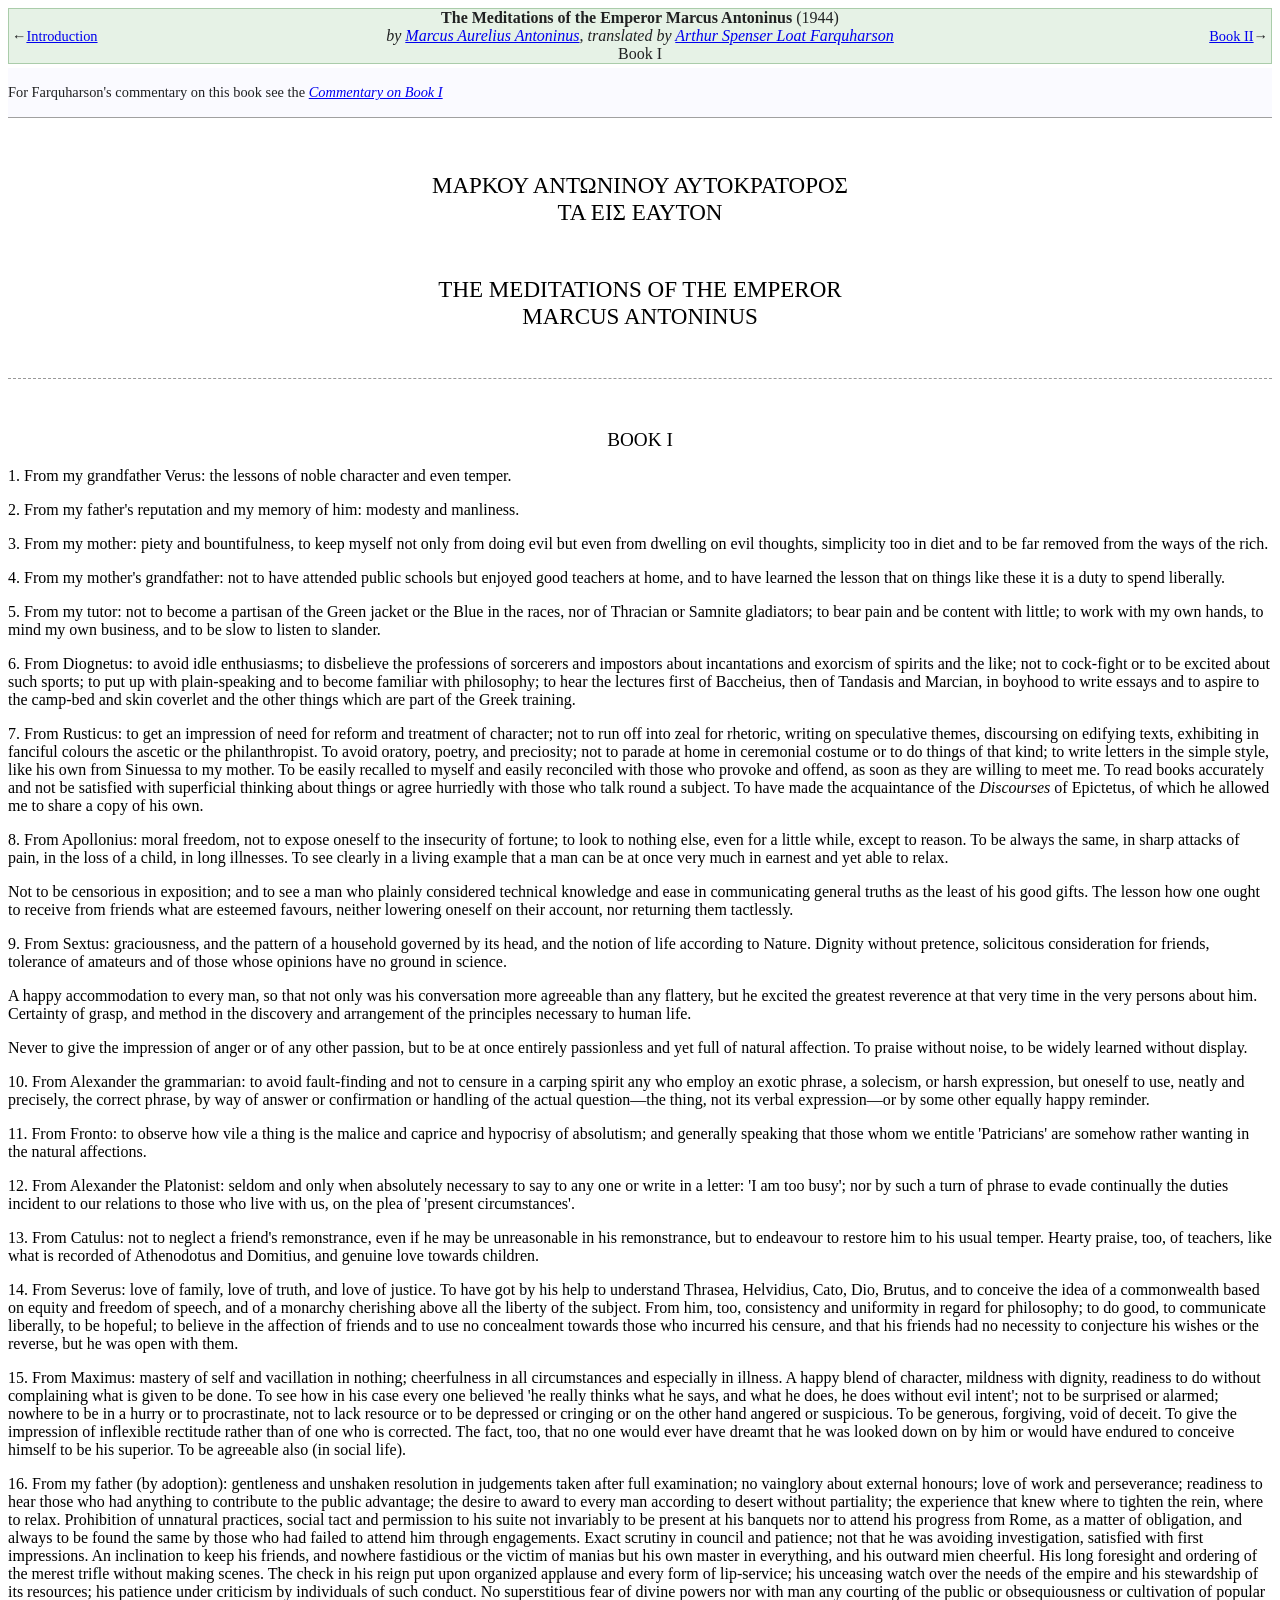
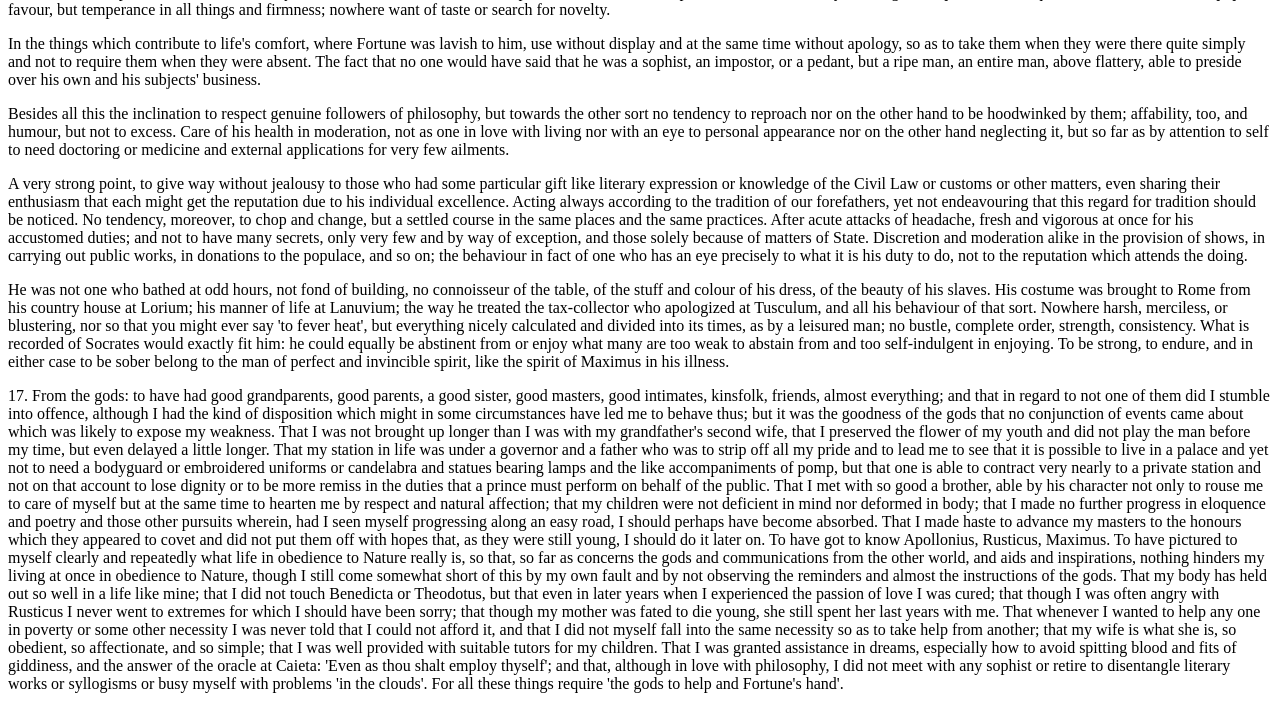
<file: raw/farquharson_book_1.html>
<!DOCTYPE html>
<html prefix="dc: http://purl.org/dc/terms/ mw: http://mediawiki.org/rdf/" about="//en.wikisource.org/wiki/Special:Redirect/revision/9063624"><head prefix="mwr: //en.wikisource.org/wiki/Special:Redirect/"><meta charset="utf-8"/><link rel="dc:replaces" resource="mwr:revision/9039535"/><meta property="mw:revisionSHA1" content="h47c9f0twlebgmybfkrgrsui2aadurf"/><meta property="dc:modified" content="2019-01-22T22:12:39Z"/><meta property="mw:pageNamespace" content="0"/><meta property="mw:pageId" content="2650461"/><meta property="mw:htmlVersion" content="2.8.0"/><meta property="mw:html:version" content="2.8.0"/><base href="//en.wikisource.org/wiki/"/><link rel="dc:isVersionOf" href="//en.wikisource.org/wiki/The_Meditations_of_the_Emperor_Marcus_Antoninus/Book_1"/><title>The Meditations of the Emperor Marcus Antoninus/Book 1</title><meta property="mw:jsConfigVars" content='{"wgParsoidHtmlVersion":"2.8.0"}'/><meta property="mw:moduleStyles" content="mediawiki.skinning.content.parsoid"/><link rel="stylesheet" href="/w/load.php?lang=en&amp;modules=mediawiki.skinning.content.parsoid%7Cmediawiki.skinning.interface%7Csite.styles&amp;only=styles&amp;skin=vector"/><meta http-equiv="content-language" content="en"/><meta http-equiv="vary" content="Accept"/><meta http-equiv="x-mediawiki-render-id" content="388a7660-c7ec-11f1-807a-5d6fe18df2b5"/></head><body class="mw-content-ltr sitedir-ltr ltr mw-body-content mediawiki mw-parser-output parsoid-body" lang="en" dir="ltr" data-mw-parsoid-version="0.24.0.0-alpha26" data-mw-html-version="2.8.0"><section data-mw-section-id="0" id="mwAQ"><div class="ws-noexport" about="#mwt1" typeof="mw:Transclusion" data-mw='{"parts":[{"template":{"target":{"wt":"header\n ","href":"./Template:Header"},"params":{"title":{"wt":"The Meditations of the Emperor Marcus Antoninus"},"author":{"wt":"Marcus Aurelius Antoninus"},"translator":{"wt":"Arthur Spenser Loat Farquharson"},"section":{"wt":"Book I"},"previous":{"wt":"[[../Introduction|Introduction]]"},"next":{"wt":"[[../Book 2|Book II]]"},"year":{"wt":"1944"},"notes":{"wt":"For Farquharson&apos;s commentary on this book see the &apos;&apos;[[../Commentary on Book 1|Commentary on Book I]]&apos;&apos;"},"wikipedia":{"wt":""},"categories":{"wt":""}},"i":0}}]}' id="mwAg"><span class="mw-empty-elt"><style data-mw-deduplicate="TemplateStyles:r15431460" typeof="mw:Extension/templatestyles" about="#mwt2" data-mw='{"name":"templatestyles","attrs":{"src":"Header/styles.css"},"body":{"extsrc":""}}'>.mw-parser-output .wst-header .wst-header-mainblock{border:1px solid var(--border-color-success,#ACA);background-color:var(--background-color-success-subtle,#E6F2E6);color:var(--color-base,#202122)}.mw-parser-output .wst-header .wst-header-notes{border-bottom:1px solid var(--border-color-notice,#A0A0A0);background-color:var(--background-color-neutral,#FAFAFF);color:var(--color-base,#202122)}.mw-parser-output .wst-header .contributor-text{font-style:italic}.mw-parser-output .wst-header #header-title-text,.mw-parser-output .wst-header .wst-header-title-text{font-weight:bold}.mw-parser-output .wst-header #ws-data{display:none}.mw-parser-output .wst-header #ws-data.ws-data-show{display:block}</style></span></div><span class="mw-empty-elt" about="#mwt1"><style data-mw-deduplicate="TemplateStyles:r15675465" typeof="mw:Extension/templatestyles" about="#mwt3" data-mw='{"name":"templatestyles","attrs":{"src":"Header structure/styles.css"},"body":{"extsrc":""}}'>.mw-parser-output .wst-header-mainblock{margin:4px auto 4px auto;padding:0 3px;display:flex;align-items:center}.mw-parser-output .wst-header-back,.mw-parser-output .wst-header-forward{display:flex;flex:1 4 100%;min-width:min-content;align-items:center;font-size:.9em}.mw-parser-output .wst-header-nav-empty{visibility:hidden}.mw-parser-output .wst-header-back{justify-content:flex-start;text-align:left}.mw-parser-output .wst-header-central-cell{flex:4 1 100%;max-width:max-content;text-align:center}.mw-parser-output .wst-header-forward{justify-content:flex-end;text-align:right}@media(max-width:768px){.mw-parser-output .wst-header-mainblock{flex-wrap:wrap}.mw-parser-output .wst-header-central-cell{flex:0 0 100%;order:-2;width:auto}.mw-parser-output .wst-header-back,.mw-parser-output .wst-header-forward{width:auto}}.mw-parser-output .wst-header-notes{display:inline-block;border-collapse:collapse;border-spacing:0;empty-cells:hide;font-size:.9em;line-height:1.4;margin:0 auto 4px auto;width:100%}.mw-parser-output .wst-header-left{float:left}</style></span><div class="ws-header wst-header-structure wst-unknown wst-header ws-header ws-noexport noprint dynlayout-exempt " about="#mwt1" id="mwAw"><div class="wst-header-mainblock wst-unknown-mainblock headertemplate"><div class="wst-header-back searchaux wst-unknown-back"><div class="wst-header-back-arrow">←</div><div class="wst-header-back-link"><a rel="mw:WikiLink" href="./The_Meditations_of_the_Emperor_Marcus_Antoninus/Introduction" title="The Meditations of the Emperor Marcus Antoninus/Introduction">Introduction</a></div></div><div class="wst-header-central-cell wst-unknown-central-cell"><span class="wst-header-title wst-unknown-title"><span class="wst-header-title-text">The Meditations of the Emperor Marcus Antoninus</span> (<span class="wst-header-year-text">1944</span>)<br class="wst-header-title-break"/><span class="contributor-text">by<span typeof="mw:Entity"> </span><span class="fn"><a rel="mw:WikiLink" href="./Author:Marcus_Aurelius_Antoninus" title="Author:Marcus Aurelius Antoninus">Marcus Aurelius Antoninus</a></span></span>, <span class="contributor-text">translated by<span typeof="mw:Entity"> </span><span class="fn"><a rel="mw:WikiLink" href="./Author:Arthur_Spenser_Loat_Farquharson" title="Author:Arthur Spenser Loat Farquharson">Arthur Spenser Loat Farquharson</a></span></span><div class="header-section-text">Book I</div></span></div><div class="wst-header-forward searchaux wst-unknown-forward"><div class="wst-header-forward-link"><a rel="mw:WikiLink" href="./The_Meditations_of_the_Emperor_Marcus_Antoninus/Book_2" title="The Meditations of the Emperor Marcus Antoninus/Book 2">Book II</a></div><div class="wst-header-forward-arrow">→</div></div></div><div class="wst-header-notes header_notes searchaux wst-unknown-notes"><div class="wst-header-content header_notes_content wst-header-notes-content wst-unknown-notes-content">
<p>For Farquharson's commentary on this book see the <i><a rel="mw:WikiLink" href="./The_Meditations_of_the_Emperor_Marcus_Antoninus/Commentary_on_Book_1" title="The Meditations of the Emperor Marcus Antoninus/Commentary on Book 1">Commentary on Book I</a></i></p>
</div></div><div class="ws-noexport" id="ws-data" style="speak:none"><span id="ws-author">Marcus Aurelius Antoninus</span><span id="ws-article-id">2650461</span><span id="ws-title">The Meditations of the Emperor Marcus Antoninus — Book I</span><span id="ws-year">1944</span><span id="ws-translator">Arthur Spenser Loat Farquharson</span></div><span class="mw-empty-elt"><link rel="mw:PageProp/Category" href="./Category:Subpages"/><link rel="mw:PageProp/Category" href="./Category:Pages_with_translator"/><link rel="mw:PageProp/Category" href="./Category:Headers_applying_DefaultSort_key"/></span></div>
<p id="mwBA"><span style="display:none" id="dynamic_layout_overrider" about="#mwt4" typeof="mw:Transclusion" data-mw='{"parts":[{"template":{"target":{"wt":"default layout","href":"./Template:Default_layout"},"params":{"1":{"wt":"Layout 2"}},"i":0}}]}'>Layout 2</span></p>
<div class="prp-pages-output" lang="en" typeof="mw:Extension/pages" about="#mwt11" data-mw='{"name":"pages","attrs":{"index":"Meditations of the Emperor Marcus Antoninus - Volume 1 - Farquharson 1944.pdf","include":"93"}}' id="mwBQ"><p id="mwBg"><span id="mwBw"><span class="pagenum ws-pagenum" id="-" data-page-number="-" data-page-name="Page:Meditations of the Emperor Marcus Antoninus - Volume 1 - Farquharson 1944.pdf/93" data-page-index="93" data-page-quality="4" title="Page:Meditations_of_the_Emperor_Marcus_Antoninus_-_Volume_1_-_Farquharson_1944.pdf/93" about="#mwt5" typeof="mw:Transclusion" data-mw='{"parts":[{"template":{"target":{"wt":":MediaWiki:Proofreadpage_pagenum_template","href":"./MediaWiki:Proofreadpage_pagenum_template"},"params":{"page":{"wt":"Page:Meditations of the Emperor Marcus Antoninus - Volume 1 - Farquharson 1944.pdf/93"},"num":{"wt":"-"},"formatted":{"wt":"-"},"quality":{"wt":"4"}},"i":0}}]}'><span id="pageindex_93" class="pagenum-inner ws-noexport"><span typeof="mw:Entity" id="mwCA">​</span></span></span></span></p><span class="mw-empty-elt" about="#mwt6" typeof="mw:Transclusion" data-mw='{"parts":[{"template":{"target":{"wt":":Page:Meditations of the Emperor Marcus Antoninus - Volume 1 - Farquharson 1944.pdf/93","href":"./Page:Meditations_of_the_Emperor_Marcus_Antoninus_-_Volume_1_-_Farquharson_1944.pdf/93"},"params":{},"i":0}}]}' id="mwCQ"><style data-mw-deduplicate="TemplateStyles:r15620827" typeof="mw:Extension/templatestyles" about="#mwt7" data-mw='{"name":"templatestyles","attrs":{"src":"center/styles.css"}}' id="mwCg">.mw-parser-output .wst-center{text-align:center;margin:0 auto}.mw-parser-output .wst-center.wst-center-nomargin>p{margin-top:0;margin-bottom:0}</style></span><div class="wst-center tiInherit  " about="#mwt6" id="mwCw">
<p id="mwDA"><span style="font-size:144%;" id="mwDQ"><style data-mw-deduplicate="TemplateStyles:r15431475" typeof="mw:Extension/templatestyles" about="#mwt8" data-mw='{"name":"templatestyles","attrs":{"src":"Template:Greek/styles.css"},"body":{"extsrc":""}}' id="mwDg">.mw-parser-output .wst-lang-grc{font-family:GentiumPlus;font-feature-settings:"cv78"on,"cv83"on}</style><span class="wst-lang wst-lang-grc" lang="grc" dir="ltr" id="mwDw">ΜΑΡΚΟΥ ΑΝΤΩΝΙΝΟΥ ΑΥΤΟΚΡΑΤΟΡΟΣ<br id="mwEA"/>ΤΑ ΕΙΣ ΕΑΥΤΟΝ</span></span></p>
</div><span about="#mwt6" id="mwEQ">
</span><p about="#mwt6" id="mwEg">
<br id="mwEw"/></p><span about="#mwt6" id="mwFA">
</span><link rel="mw-deduplicated-inline-style" href="mw-data:TemplateStyles:r15620827" about="#mwt6" typeof="mw:Extension/templatestyles" data-mw='{"name":"templatestyles","attrs":{"src":"center/styles.css"}}' id="mwFQ"/><div class="wst-center tiInherit  " about="#mwt6" id="mwFg">
<p id="mwFw"><span style="font-size:144%;" id="mwGA">THE MEDITATIONS OF THE EMPEROR<br id="mwGQ"/> MARCUS ANTONINUS</span></p>
</div><div class="wst-dhr" style="visibility:hidden; line-height:100%;" about="#mwt6" id="mwGg"><span typeof="mw:Entity" id="mwGw"> </span></div></div>
<p id="mwHA"><style data-mw-deduplicate="TemplateStyles:r15431515" typeof="mw:Extension/templatestyles mw:Transclusion" about="#mwt12" data-mw='{"name":"templatestyles","attrs":{"src":"Template:Page break/styles.css"},"parts":[{"template":{"target":{"wt":"page break","href":"./Template:Page_break"},"params":{"label":{"wt":""}},"i":0}}]}' id="mwHQ">.mw-parser-output .wst-pagebreak{clear:both;display:block;break-after:page;page-break-after:always;text-align:center}.mw-parser-output .wst-pagebreak>span>span{clear:both;display:block;font-size:83%;border-color:#999999}.mw-parser-output .wst-pagebreak-top>span>span{border-top-width:1px;border-top-style:dashed}.mw-parser-output .wst-pagebreak-bottom>span>span{border-bottom-width:1px;border-bottom-style:dashed}</style><span class="wst-pagebreak wst-pagebreak-bottom " about="#mwt12" id="mwHg"><span class="noprint ws-noexport"><span> </span></span></span></p>

<div class="prp-pages-output" lang="en" typeof="mw:Extension/pages" about="#mwt39" data-mw='{"name":"pages","attrs":{"index":"Meditations of the Emperor Marcus Antoninus - Volume 1 - Farquharson 1944.pdf","include":"97,99,101,103,105,107,109,111"}}' id="mwHw"><p id="mwIA"><span id="mwIQ"><span class="pagenum ws-pagenum" id="5" data-page-number="5" data-page-name="Page:Meditations of the Emperor Marcus Antoninus - Volume 1 - Farquharson 1944.pdf/97" data-page-index="97" data-page-quality="4" title="Page:Meditations_of_the_Emperor_Marcus_Antoninus_-_Volume_1_-_Farquharson_1944.pdf/97" about="#mwt14" typeof="mw:Transclusion" data-mw='{"parts":[{"template":{"target":{"wt":":MediaWiki:Proofreadpage_pagenum_template","href":"./MediaWiki:Proofreadpage_pagenum_template"},"params":{"page":{"wt":"Page:Meditations of the Emperor Marcus Antoninus - Volume 1 - Farquharson 1944.pdf/97"},"num":{"wt":"5"},"formatted":{"wt":"5"},"quality":{"wt":"4"}},"i":0}}]}'><span id="pageindex_97" class="pagenum-inner ws-noexport"><span typeof="mw:Entity" id="mwIg">​</span></span></span></span></p><span class="mw-empty-elt" about="#mwt15" typeof="mw:Transclusion" data-mw='{"parts":[{"template":{"target":{"wt":":Page:Meditations of the Emperor Marcus Antoninus - Volume 1 - Farquharson 1944.pdf/97","href":"./Page:Meditations_of_the_Emperor_Marcus_Antoninus_-_Volume_1_-_Farquharson_1944.pdf/97"},"params":{},"i":0}},"&lt;pageseparator />&lt;span>",{"template":{"target":{"wt":":MediaWiki:Proofreadpage_pagenum_template","href":"./MediaWiki:Proofreadpage_pagenum_template"},"params":{"page":{"wt":"Page:Meditations of the Emperor Marcus Antoninus - Volume 1 - Farquharson 1944.pdf/99"},"num":{"wt":"7"},"formatted":{"wt":"7"},"quality":{"wt":"4"}},"i":1}},"&lt;/span>",{"template":{"target":{"wt":":Page:Meditations of the Emperor Marcus Antoninus - Volume 1 - Farquharson 1944.pdf/99","href":"./Page:Meditations_of_the_Emperor_Marcus_Antoninus_-_Volume_1_-_Farquharson_1944.pdf/99"},"params":{},"i":2}},"&lt;pageseparator />&lt;span>",{"template":{"target":{"wt":":MediaWiki:Proofreadpage_pagenum_template","href":"./MediaWiki:Proofreadpage_pagenum_template"},"params":{"page":{"wt":"Page:Meditations of the Emperor Marcus Antoninus - Volume 1 - Farquharson 1944.pdf/101"},"num":{"wt":"9"},"formatted":{"wt":"9"},"quality":{"wt":"4"}},"i":3}},"&lt;/span>",{"template":{"target":{"wt":":Page:Meditations of the Emperor Marcus Antoninus - Volume 1 - Farquharson 1944.pdf/101","href":"./Page:Meditations_of_the_Emperor_Marcus_Antoninus_-_Volume_1_-_Farquharson_1944.pdf/101"},"params":{},"i":4}},"&lt;pageseparator />&lt;span>",{"template":{"target":{"wt":":MediaWiki:Proofreadpage_pagenum_template","href":"./MediaWiki:Proofreadpage_pagenum_template"},"params":{"page":{"wt":"Page:Meditations of the Emperor Marcus Antoninus - Volume 1 - Farquharson 1944.pdf/103"},"num":{"wt":"11"},"formatted":{"wt":"11"},"quality":{"wt":"4"}},"i":5}},"&lt;/span>",{"template":{"target":{"wt":":Page:Meditations of the Emperor Marcus Antoninus - Volume 1 - Farquharson 1944.pdf/103","href":"./Page:Meditations_of_the_Emperor_Marcus_Antoninus_-_Volume_1_-_Farquharson_1944.pdf/103"},"params":{},"i":6}},"&lt;pageseparator />&lt;span>",{"template":{"target":{"wt":":MediaWiki:Proofreadpage_pagenum_template","href":"./MediaWiki:Proofreadpage_pagenum_template"},"params":{"page":{"wt":"Page:Meditations of the Emperor Marcus Antoninus - Volume 1 - Farquharson 1944.pdf/105"},"num":{"wt":"13"},"formatted":{"wt":"13"},"quality":{"wt":"4"}},"i":7}},"&lt;/span>",{"template":{"target":{"wt":":Page:Meditations of the Emperor Marcus Antoninus - Volume 1 - Farquharson 1944.pdf/105","href":"./Page:Meditations_of_the_Emperor_Marcus_Antoninus_-_Volume_1_-_Farquharson_1944.pdf/105"},"params":{},"i":8}},"&lt;pageseparator />&lt;span>",{"template":{"target":{"wt":":MediaWiki:Proofreadpage_pagenum_template","href":"./MediaWiki:Proofreadpage_pagenum_template"},"params":{"page":{"wt":"Page:Meditations of the Emperor Marcus Antoninus - Volume 1 - Farquharson 1944.pdf/107"},"num":{"wt":"15"},"formatted":{"wt":"15"},"quality":{"wt":"4"}},"i":9}},"&lt;/span>",{"template":{"target":{"wt":":Page:Meditations of the Emperor Marcus Antoninus - Volume 1 - Farquharson 1944.pdf/107","href":"./Page:Meditations_of_the_Emperor_Marcus_Antoninus_-_Volume_1_-_Farquharson_1944.pdf/107"},"params":{},"i":10}},"&lt;pageseparator />&lt;span>",{"template":{"target":{"wt":":MediaWiki:Proofreadpage_pagenum_template","href":"./MediaWiki:Proofreadpage_pagenum_template"},"params":{"page":{"wt":"Page:Meditations of the Emperor Marcus Antoninus - Volume 1 - Farquharson 1944.pdf/109"},"num":{"wt":"17"},"formatted":{"wt":"17"},"quality":{"wt":"4"}},"i":11}},"&lt;/span>",{"template":{"target":{"wt":":Page:Meditations of the Emperor Marcus Antoninus - Volume 1 - Farquharson 1944.pdf/109","href":"./Page:Meditations_of_the_Emperor_Marcus_Antoninus_-_Volume_1_-_Farquharson_1944.pdf/109"},"params":{},"i":12}},"&lt;pageseparator />&lt;span>",{"template":{"target":{"wt":":MediaWiki:Proofreadpage_pagenum_template","href":"./MediaWiki:Proofreadpage_pagenum_template"},"params":{"page":{"wt":"Page:Meditations of the Emperor Marcus Antoninus - Volume 1 - Farquharson 1944.pdf/111"},"num":{"wt":"19"},"formatted":{"wt":"19"},"quality":{"wt":"4"}},"i":13}},"&lt;/span>",{"template":{"target":{"wt":":Page:Meditations of the Emperor Marcus Antoninus - Volume 1 - Farquharson 1944.pdf/111","href":"./Page:Meditations_of_the_Emperor_Marcus_Antoninus_-_Volume_1_-_Farquharson_1944.pdf/111"},"params":{},"i":14}}]}' id="mwIw"><link rel="mw-deduplicated-inline-style" href="mw-data:TemplateStyles:r15620827" about="#mwt16" typeof="mw:Extension/templatestyles" data-mw='{"name":"templatestyles","attrs":{"src":"center/styles.css"}}' id="mwJA"/></span><div class="wst-center tiInherit  " about="#mwt15" id="mwJQ">
<p id="mwJg"><span style="font-size:120%;" id="mwJw">BOOK I</span></p>
</div><span about="#mwt15" id="mwKA">

</span><p about="#mwt15" id="mwKQ">1. From my grandfather Verus: the lessons of noble character and even temper. </p><span about="#mwt15" id="mwKg">

</span><p about="#mwt15" id="mwKw">2. From my father's reputation and my memory of him: modesty and manliness. </p><span about="#mwt15" id="mwLA">

</span><p about="#mwt15" id="mwLQ">3. From my mother: piety and bountifulness, to keep myself not only from doing evil but even from dwelling on evil thoughts, simplicity too in diet and to be far removed from the ways of the rich. </p><span about="#mwt15" id="mwLg">

</span><p about="#mwt15" id="mwLw">4. From my mother's grandfather: not to have attended public schools but enjoyed good teachers at home, and to have learned the lesson that on things like these it is a duty to spend liberally. </p><span about="#mwt15" id="mwMA">

</span><p about="#mwt15" id="mwMQ">5. From my tutor: not to become a partisan of the Green jacket or the Blue in the races, nor of Thracian or Samnite gladiators; to bear pain and be content with little; to work with my own hands, to mind my own business, and to be slow to listen to slander. </p><span about="#mwt15" id="mwMg">

</span><p about="#mwt15" id="mwMw">6. From Diognetus: to avoid idle enthusiasms; to disbelieve the professions of sorcerers and impostors about incantations and exorcism of spirits and the like; not to cock-fight or to be excited about such sports; to put up with plain-speaking and to become familiar with philosophy; to hear the lectures first of Baccheius, then of Tandasis and Marcian, in boyhood to write essays and to aspire to the camp-bed and skin coverlet and the other things which are part of the Greek training. </p><span about="#mwt15" id="mwNA">

</span><p about="#mwt15" id="mwNQ">7. From Rusticus: to get an impression of need for reform and treatment of character; not to run off into <span id="mwNg"><span class="pagenum ws-pagenum" id="7" data-page-number="7" data-page-name="Page:Meditations of the Emperor Marcus Antoninus - Volume 1 - Farquharson 1944.pdf/99" data-page-index="99" data-page-quality="4" title="Page:Meditations_of_the_Emperor_Marcus_Antoninus_-_Volume_1_-_Farquharson_1944.pdf/99"><span id="pageindex_99" class="pagenum-inner ws-noexport"><span typeof="mw:Entity" id="mwNw">​</span></span></span></span>zeal for rhetoric, writing on speculative themes, discoursing on edifying texts, exhibiting in fanciful colours the ascetic or the philanthropist. To avoid oratory, poetry, and preciosity; not to parade at home in ceremonial costume or to do things of that kind; to write letters in the simple style, like his own from Sinuessa to my mother. To be easily recalled to myself and easily reconciled with those who provoke and offend, as soon as they are willing to meet me. To read books accurately and not be satisfied with superficial thinking about things or agree hurriedly with those who talk round a subject. To have made the acquaintance of the <i id="mwOA">Discourses</i> of Epictetus, of which he allowed me to share a copy of his own. </p><span about="#mwt15" id="mwOQ">

</span><p about="#mwt15" id="mwOg">8. From Apollonius: moral freedom, not to expose oneself to the insecurity of fortune; to look to nothing else, even for a little while, except to reason. To be always the same, in sharp attacks of pain, in the loss of a child, in long illnesses. To see clearly in a living example that a man can be at once very much in earnest and yet able to relax. </p><span about="#mwt15" id="mwOw">

</span><p about="#mwt15" id="mwPA">Not to be censorious in exposition; and to see a man who plainly considered technical knowledge and ease in communicating general truths as the least of his good gifts. The lesson how one ought to receive from friends what are esteemed favours, neither lowering oneself on their account, nor returning them tactlessly. </p><span about="#mwt15" id="mwPQ">

</span><p about="#mwt15" id="mwPg">9. From Sextus: graciousness, and the pattern of a <span id="mwPw"><span class="pagenum ws-pagenum" id="9" data-page-number="9" data-page-name="Page:Meditations of the Emperor Marcus Antoninus - Volume 1 - Farquharson 1944.pdf/101" data-page-index="101" data-page-quality="4" title="Page:Meditations_of_the_Emperor_Marcus_Antoninus_-_Volume_1_-_Farquharson_1944.pdf/101"><span id="pageindex_101" class="pagenum-inner ws-noexport"><span typeof="mw:Entity" id="mwQA">​</span></span></span></span>household governed by its head, and the notion of life according to Nature. Dignity without pretence, solicitous consideration for friends, tolerance of amateurs and of those whose opinions have no ground in science. </p><span about="#mwt15" id="mwQQ">

</span><p about="#mwt15" id="mwQg">A happy accommodation to every man, so that not only was his conversation more agreeable than any flattery, but he excited the greatest reverence at that very time in the very persons about him. Certainty of grasp, and method in the discovery and arrangement of the principles necessary to human life. </p><span about="#mwt15" id="mwQw">

</span><p about="#mwt15" id="mwRA">Never to give the impression of anger or of any other passion, but to be at once entirely passionless and yet full of natural affection. To praise without noise, to be widely learned without display. </p><span about="#mwt15" id="mwRQ">

</span><p about="#mwt15" id="mwRg">10. From Alexander the grammarian: to avoid fault-finding and not to censure in a carping spirit any who employ an exotic phrase, a solecism, or harsh expression, but oneself to use, neatly and precisely, the correct phrase, by way of answer or confirmation or handling of the actual question—the thing, not its verbal expression—or by some other equally happy reminder. </p><span about="#mwt15" id="mwRw">

</span><p about="#mwt15" id="mwSA">11. From Fronto: to observe how vile a thing is the malice and caprice and hypocrisy of absolutism; and generally speaking that those whom we entitle 'Patricians' are somehow rather wanting in the natural affections. </p><span about="#mwt15" id="mwSQ">

</span><p about="#mwt15" id="mwSg">12. From Alexander the Platonist: seldom and only when absolutely necessary to say to any one or write in a letter: 'I am too busy'; nor by such a turn of phrase to evade continually the duties incident to our relations to those who live with us, on the plea of 'present circumstances'. </p><span about="#mwt15" id="mwSw">

</span><p about="#mwt15" id="mwTA">13. From Catulus: not to neglect a friend's remonstrance, even if he may be unreasonable in his remonstrance, but to endeavour to restore him to his usual temper. Hearty praise, too, of teachers, like what is <span id="mwTQ"><span class="pagenum ws-pagenum" id="11" data-page-number="11" data-page-name="Page:Meditations of the Emperor Marcus Antoninus - Volume 1 - Farquharson 1944.pdf/103" data-page-index="103" data-page-quality="4" title="Page:Meditations_of_the_Emperor_Marcus_Antoninus_-_Volume_1_-_Farquharson_1944.pdf/103"><span id="pageindex_103" class="pagenum-inner ws-noexport"><span typeof="mw:Entity" id="mwTg">​</span></span></span></span>recorded of Athenodotus and Domitius, and genuine love towards children. </p><span about="#mwt15" id="mwTw">

</span><p about="#mwt15" id="mwUA">14. From Severus: love of family, love of truth, and love of justice. To have got by his help to understand Thrasea, Helvidius, Cato, Dio, Brutus, and to conceive the idea of a commonwealth based on equity and freedom of speech, and of a monarchy cherishing above all the liberty of the subject. From him, too, consistency and uniformity in regard for philosophy; to do good, to communicate liberally, to be hopeful; to believe in the affection of friends and to use no concealment towards those who incurred his censure, and that his friends had no necessity to conjecture his wishes or the reverse, but he was open with them. </p><span about="#mwt15" id="mwUQ">

</span><p about="#mwt15" id="mwUg">15. From Maximus: mastery of self and vacillation in nothing; cheerfulness in all circumstances and especially in illness. A happy blend of character, mildness with dignity, readiness to do without complaining what is given to be done. To see how in his case every one believed 'he really thinks what he says, and what he does, he does without evil intent'; not to be surprised or alarmed; nowhere to be in a hurry or to procrastinate, not to lack resource or to be depressed or cringing or on the other hand angered or suspicious. To be generous, forgiving, void of deceit. To give the impression of inflexible rectitude rather than of one who is corrected. The fact, too, that no one would ever have dreamt that he was looked down on by him or would have endured to conceive himself to be his superior. To be agreeable also (in social life). </p><span about="#mwt15" id="mwUw">

</span><p about="#mwt15" id="mwVA">16. From my father (by adoption): gentleness and unshaken resolution in judgements taken after full <span id="mwVQ"><span class="pagenum ws-pagenum" id="13" data-page-number="13" data-page-name="Page:Meditations of the Emperor Marcus Antoninus - Volume 1 - Farquharson 1944.pdf/105" data-page-index="105" data-page-quality="4" title="Page:Meditations_of_the_Emperor_Marcus_Antoninus_-_Volume_1_-_Farquharson_1944.pdf/105"><span id="pageindex_105" class="pagenum-inner ws-noexport"><span typeof="mw:Entity" id="mwVg">​</span></span></span></span>examination; no vainglory about external honours; love of work and perseverance; readiness to hear those who had anything to contribute to the public advantage; the desire to award to every man according to desert without partiality; the experience that knew where to tighten the rein, where to relax. Prohibition of unnatural practices, social tact and permission to his suite not invariably to be present at his banquets nor to attend his progress from Rome, as a matter of obligation, and always to be found the same by those who had failed to attend him through engagements. Exact scrutiny in council and patience; not that he was avoiding investigation, satisfied with first impressions. An inclination to keep his friends, and nowhere fastidious or the victim of manias but his own master in everything, and his outward mien cheerful. His long foresight and ordering of the merest trifle without making scenes. The check in his reign put upon organized applause and every form of lip-service; his unceasing watch over the needs of the empire and his stewardship of its resources; his patience under criticism by individuals of such conduct. No superstitious fear of divine powers nor with man any courting of the public or obsequiousness or cultivation of popular favour, but temperance in all things and firmness; nowhere want of taste or search for novelty. </p><span about="#mwt15" id="mwVw">

</span><p about="#mwt15" id="mwWA">In the things which contribute to life's comfort, where Fortune was lavish to him, use without display and at the same time without apology, so as to take them when they were there quite simply and not to require them when they were absent. The fact that no one would have said that he was a sophist, an impostor, or a pedant, but a ripe man, an entire man, above flattery, able to preside over his own and his subjects' business. </p><span about="#mwt15" id="mwWQ">

</span><p about="#mwt15" id="mwWg">Besides all this the inclination to respect genuine followers of philosophy, but towards the other sort no <span id="mwWw"><span class="pagenum ws-pagenum" id="15" data-page-number="15" data-page-name="Page:Meditations of the Emperor Marcus Antoninus - Volume 1 - Farquharson 1944.pdf/107" data-page-index="107" data-page-quality="4" title="Page:Meditations_of_the_Emperor_Marcus_Antoninus_-_Volume_1_-_Farquharson_1944.pdf/107"><span id="pageindex_107" class="pagenum-inner ws-noexport"><span typeof="mw:Entity" id="mwXA">​</span></span></span></span>tendency to reproach nor on the other hand to be hoodwinked by them; affability, too, and humour, but not to excess. Care of his health in moderation, not as one in love with living nor with an eye to personal appearance nor on the other hand neglecting it, but so far as by attention to self to need doctoring or medicine and external applications for very few ailments. </p><span about="#mwt15" id="mwXQ">

</span><p about="#mwt15" id="mwXg">A very strong point, to give way without jealousy to those who had some particular gift like literary expression or knowledge of the Civil Law or customs or other matters, even sharing their enthusiasm that each might get the reputation due to his individual excellence. Acting always according to the tradition of our forefathers, yet not endeavouring that this regard for tradition should be noticed. No tendency, moreover, to chop and change, but a settled course in the same places and the same practices. After acute attacks of headache, fresh and vigorous at once for his accustomed duties; and not to have many secrets, only very few and by way of exception, and those solely because of matters of State. Discretion and moderation alike in the provision of shows, in carrying out public works, in donations to the populace, and so on; the behaviour in fact of one who has an eye precisely to what it is his duty to do, not to the reputation which attends the doing. </p><span about="#mwt15" id="mwXw">

</span><p about="#mwt15" id="mwYA">He was not one who bathed at odd hours, not fond of building, no connoisseur of the table, of the stuff and colour of his dress, of the beauty of his slaves. His costume was brought to Rome from his country house at Lorium; his manner of life at Lanuvium; the way he treated the tax-collector who apologized at Tusculum, and all his behaviour of that sort. Nowhere harsh, merciless, or blustering, nor so that you might ever say 'to fever heat', but everything nicely calculated and divided into <span id="mwYQ"><span class="pagenum ws-pagenum" id="17" data-page-number="17" data-page-name="Page:Meditations of the Emperor Marcus Antoninus - Volume 1 - Farquharson 1944.pdf/109" data-page-index="109" data-page-quality="4" title="Page:Meditations_of_the_Emperor_Marcus_Antoninus_-_Volume_1_-_Farquharson_1944.pdf/109"><span id="pageindex_109" class="pagenum-inner ws-noexport"><span typeof="mw:Entity" id="mwYg">​</span></span></span></span>its times, as by a leisured man; no bustle, complete order, strength, consistency. What is recorded of Socrates would exactly fit him: he could equally be abstinent from or enjoy what many are too weak to abstain from and too self-indulgent in enjoying. To be strong, to endure, and in either case to be sober belong to the man of perfect and invincible spirit, like the spirit of Maximus in his illness. </p><span about="#mwt15" id="mwYw">

</span><p about="#mwt15" id="mwZA">17. From the gods: to have had good grandparents, good parents, a good sister, good masters, good intimates, kinsfolk, friends, almost everything; and that in regard to not one of them did I stumble into offence, although I had the kind of disposition which might in some circumstances have led me to behave thus; but it was the goodness of the gods that no conjunction of events came about which was likely to expose my weakness. That I was not brought up longer than I was with my grandfather's second wife, that I preserved the flower of my youth and did not play the man before my time, but even delayed a little longer. That my station in life was under a governor and a father who was to strip off all my pride and to lead me to see that it is possible to live in a palace and yet not to need a bodyguard or embroidered uniforms or candelabra and statues bearing lamps and the like accompaniments of pomp, but that one is able to contract very nearly to a private station and not on that account to lose dignity or to be more remiss in the duties that a prince must perform on behalf of the public. That I met with so good a brother, able by his character not only to rouse me to care of myself but at the same time to hearten me by respect and natural affection; that my children were not deficient in mind nor deformed in body; that I made no further progress in eloquence and poetry and those other pursuits wherein, had I seen myself progressing along an easy road, I should perhaps have become absorbed. That I made haste to advance my masters to the honours which they appeared <span id="mwZQ"><span class="pagenum ws-pagenum" id="19" data-page-number="19" data-page-name="Page:Meditations of the Emperor Marcus Antoninus - Volume 1 - Farquharson 1944.pdf/111" data-page-index="111" data-page-quality="4" title="Page:Meditations_of_the_Emperor_Marcus_Antoninus_-_Volume_1_-_Farquharson_1944.pdf/111"><span id="pageindex_111" class="pagenum-inner ws-noexport"><span typeof="mw:Entity" id="mwZg">​</span></span></span></span>to covet and did not put them off with hopes that, as they were still young, I should do it later on. To have got to know Apollonius, Rusticus, Maximus. To have pictured to myself clearly and repeatedly what life in obedience to Nature really is, so that, so far as concerns the gods and communications from the other world, and aids and inspirations, nothing hinders my living at once in obedience to Nature, though I still come somewhat short of this by my own fault and by not observing the reminders and almost the instructions of the gods. That my body has held out so well in a life like mine; that I did not touch Benedicta or Theodotus, but that even in later years when I experienced the passion of love I was cured; that though I was often angry with Rusticus I never went to extremes for which I should have been sorry; that though my mother was fated to die young, she still spent her last years with me. That whenever I wanted to help any one in poverty or some other necessity I was never told that I could not afford it, and that I did not myself fall into the same necessity so as to take help from another; that my wife is what she is, so obedient, so affectionate, and so simple; that I was well provided with suitable tutors for my children. That I was granted assistance in dreams, especially how to avoid spitting blood and fits of giddiness, and the answer of the oracle at Caieta: 'Even as thou shalt employ thyself'; and that, although in love with philosophy, I did not meet with any sophist or retire to disentangle literary works or syllogisms or busy myself with problems 'in the clouds'. For all these things require 'the gods to help and Fortune's hand'. </p><span about="#mwt15" id="mwZw">
</span><div class="__nop wst-nop" about="#mwt15" id="mwaA"></div></div></section></body></html>
</file>
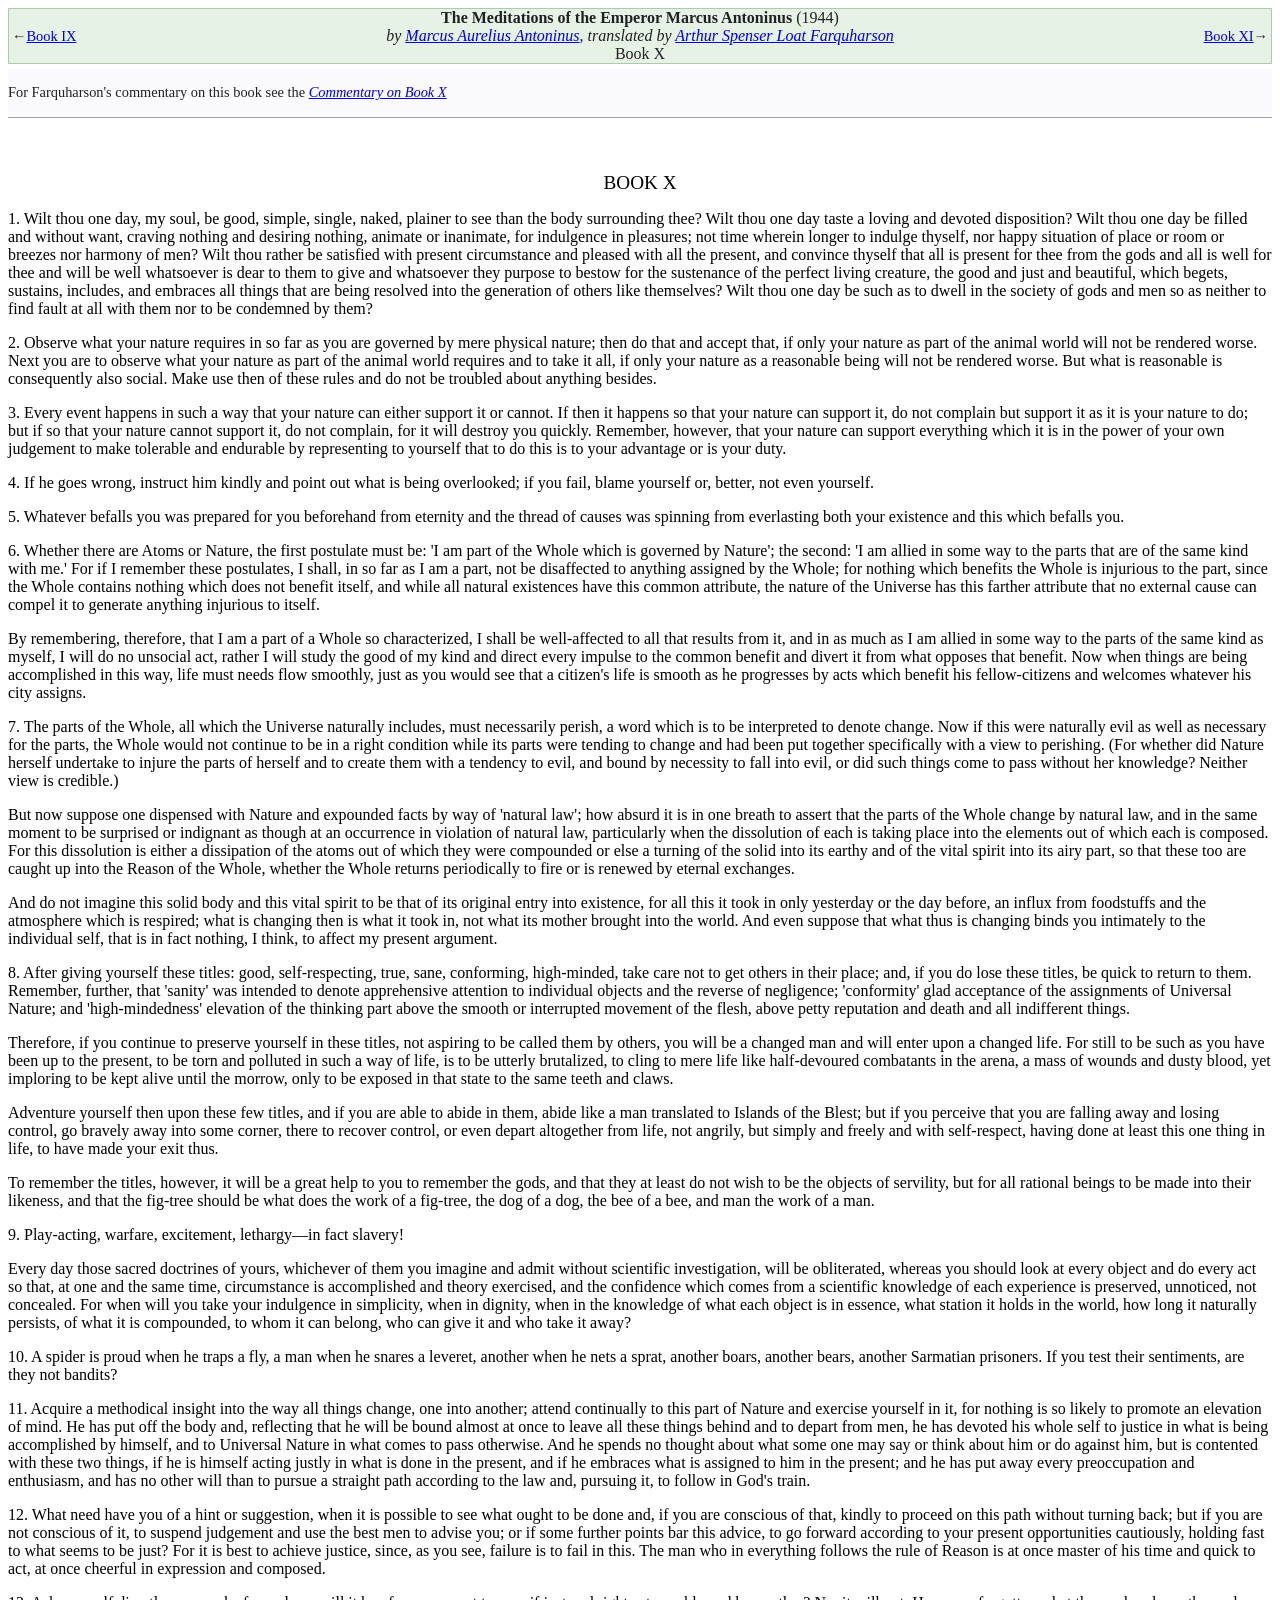
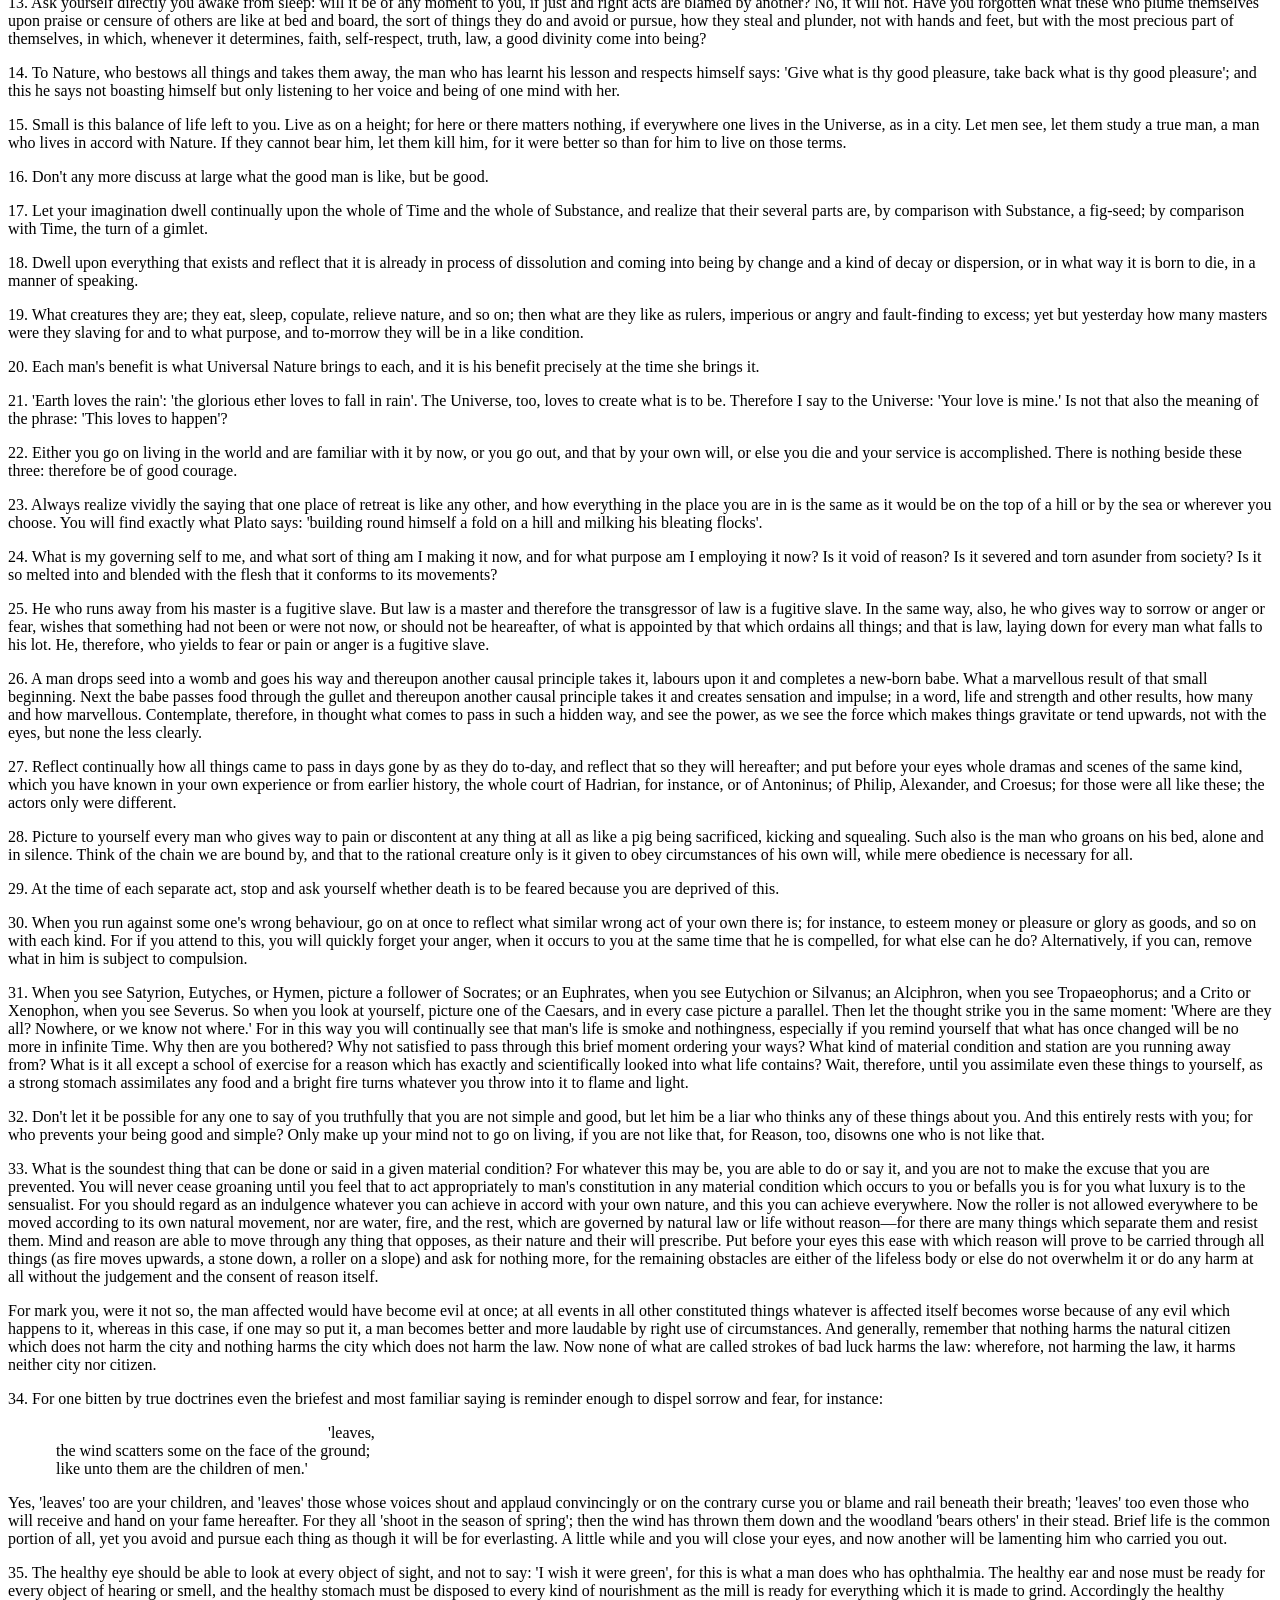
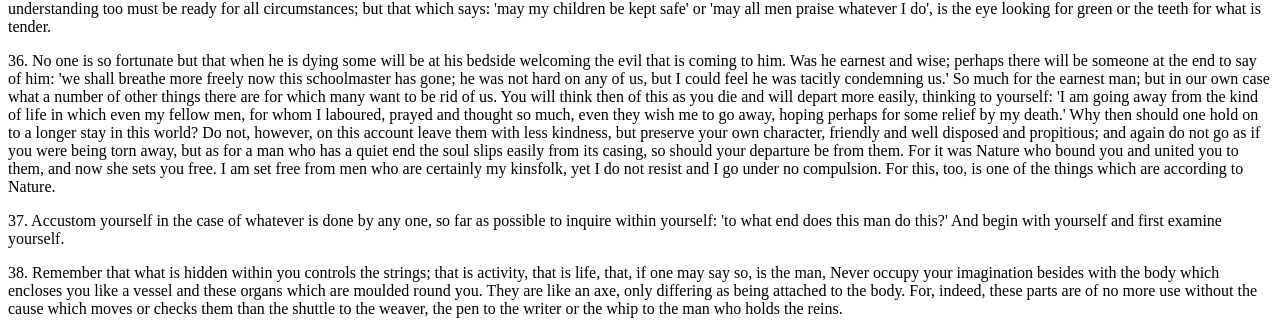
<file: raw/farquharson_book_10.html>
<!DOCTYPE html>
<html prefix="dc: http://purl.org/dc/terms/ mw: http://mediawiki.org/rdf/" about="//en.wikisource.org/wiki/Special:Redirect/revision/9063640"><head prefix="mwr: //en.wikisource.org/wiki/Special:Redirect/"><meta charset="utf-8"/><link rel="dc:replaces" resource="mwr:revision/9039528"/><meta property="mw:revisionSHA1" content="k0c9z07ve5beru0gex4ympzg4oc9od9"/><meta property="dc:modified" content="2019-01-22T22:17:25Z"/><meta property="mw:pageNamespace" content="0"/><meta property="mw:pageId" content="2650478"/><meta property="mw:htmlVersion" content="2.8.0"/><meta property="mw:html:version" content="2.8.0"/><base href="//en.wikisource.org/wiki/"/><link rel="dc:isVersionOf" href="//en.wikisource.org/wiki/The_Meditations_of_the_Emperor_Marcus_Antoninus/Book_10"/><title>The Meditations of the Emperor Marcus Antoninus/Book 10</title><meta property="mw:jsConfigVars" content='{"wgParsoidHtmlVersion":"2.8.0"}'/><meta property="mw:moduleStyles" content="mediawiki.skinning.content.parsoid"/><link rel="stylesheet" href="/w/load.php?lang=en&amp;modules=mediawiki.skinning.content.parsoid%7Cmediawiki.skinning.interface%7Csite.styles&amp;only=styles&amp;skin=vector"/><meta http-equiv="content-language" content="en"/><meta http-equiv="vary" content="Accept"/><meta http-equiv="x-mediawiki-render-id" content="f18c496e-baa7-11f1-aee6-13244f906c57"/></head><body class="mw-content-ltr sitedir-ltr ltr mw-body-content mediawiki mw-parser-output parsoid-body" lang="en" dir="ltr" data-mw-parsoid-version="0.24.0.0-alpha24" data-mw-html-version="2.8.0"><section data-mw-section-id="0" id="mwAQ"><div class="ws-noexport" about="#mwt1" typeof="mw:Transclusion" data-mw='{"parts":[{"template":{"target":{"wt":"header\n ","href":"./Template:Header"},"params":{"title":{"wt":"The Meditations of the Emperor Marcus Antoninus"},"author":{"wt":"Marcus Aurelius Antoninus"},"translator":{"wt":"Arthur Spenser Loat Farquharson"},"section":{"wt":"Book X"},"previous":{"wt":"[[../Book 9|Book IX]]"},"next":{"wt":"[[../Book 11|Book XI]]"},"year":{"wt":"1944"},"notes":{"wt":"For Farquharson&apos;s commentary on this book see the &apos;&apos;[[../Commentary on Book 10|Commentary on Book X]]&apos;&apos;"},"wikipedia":{"wt":""},"categories":{"wt":""}},"i":0}}]}' id="mwAg"><span class="mw-empty-elt"><style data-mw-deduplicate="TemplateStyles:r15431460" typeof="mw:Extension/templatestyles" about="#mwt2" data-mw='{"name":"templatestyles","attrs":{"src":"Header/styles.css"},"body":{"extsrc":""}}'>.mw-parser-output .wst-header .wst-header-mainblock{border:1px solid var(--border-color-success,#ACA);background-color:var(--background-color-success-subtle,#E6F2E6);color:var(--color-base,#202122)}.mw-parser-output .wst-header .wst-header-notes{border-bottom:1px solid var(--border-color-notice,#A0A0A0);background-color:var(--background-color-neutral,#FAFAFF);color:var(--color-base,#202122)}.mw-parser-output .wst-header .contributor-text{font-style:italic}.mw-parser-output .wst-header #header-title-text,.mw-parser-output .wst-header .wst-header-title-text{font-weight:bold}.mw-parser-output .wst-header #ws-data{display:none}.mw-parser-output .wst-header #ws-data.ws-data-show{display:block}</style></span></div><span class="mw-empty-elt" about="#mwt1"><style data-mw-deduplicate="TemplateStyles:r15675465" typeof="mw:Extension/templatestyles" about="#mwt3" data-mw='{"name":"templatestyles","attrs":{"src":"Header structure/styles.css"},"body":{"extsrc":""}}'>.mw-parser-output .wst-header-mainblock{margin:4px auto 4px auto;padding:0 3px;display:flex;align-items:center}.mw-parser-output .wst-header-back,.mw-parser-output .wst-header-forward{display:flex;flex:1 4 100%;min-width:min-content;align-items:center;font-size:.9em}.mw-parser-output .wst-header-nav-empty{visibility:hidden}.mw-parser-output .wst-header-back{justify-content:flex-start;text-align:left}.mw-parser-output .wst-header-central-cell{flex:4 1 100%;max-width:max-content;text-align:center}.mw-parser-output .wst-header-forward{justify-content:flex-end;text-align:right}@media(max-width:768px){.mw-parser-output .wst-header-mainblock{flex-wrap:wrap}.mw-parser-output .wst-header-central-cell{flex:0 0 100%;order:-2;width:auto}.mw-parser-output .wst-header-back,.mw-parser-output .wst-header-forward{width:auto}}.mw-parser-output .wst-header-notes{display:inline-block;border-collapse:collapse;border-spacing:0;empty-cells:hide;font-size:.9em;line-height:1.4;margin:0 auto 4px auto;width:100%}.mw-parser-output .wst-header-left{float:left}</style></span><div class="ws-header wst-header-structure wst-unknown wst-header ws-header ws-noexport noprint dynlayout-exempt " about="#mwt1" id="mwAw"><div class="wst-header-mainblock wst-unknown-mainblock headertemplate"><div class="wst-header-back searchaux wst-unknown-back"><div class="wst-header-back-arrow">←</div><div class="wst-header-back-link"><a rel="mw:WikiLink" href="./The_Meditations_of_the_Emperor_Marcus_Antoninus/Book_9" title="The Meditations of the Emperor Marcus Antoninus/Book 9">Book IX</a></div></div><div class="wst-header-central-cell wst-unknown-central-cell"><span class="wst-header-title wst-unknown-title"><span class="wst-header-title-text">The Meditations of the Emperor Marcus Antoninus</span> (<span class="wst-header-year-text">1944</span>)<br class="wst-header-title-break"/><span class="contributor-text">by<span typeof="mw:Entity"> </span><span class="fn"><a rel="mw:WikiLink" href="./Author:Marcus_Aurelius_Antoninus" title="Author:Marcus Aurelius Antoninus">Marcus Aurelius Antoninus</a></span></span>, <span class="contributor-text">translated by<span typeof="mw:Entity"> </span><span class="fn"><a rel="mw:WikiLink" href="./Author:Arthur_Spenser_Loat_Farquharson" title="Author:Arthur Spenser Loat Farquharson">Arthur Spenser Loat Farquharson</a></span></span><div class="header-section-text">Book X</div></span></div><div class="wst-header-forward searchaux wst-unknown-forward"><div class="wst-header-forward-link"><a rel="mw:WikiLink" href="./The_Meditations_of_the_Emperor_Marcus_Antoninus/Book_11" title="The Meditations of the Emperor Marcus Antoninus/Book 11">Book XI</a></div><div class="wst-header-forward-arrow">→</div></div></div><div class="wst-header-notes header_notes searchaux wst-unknown-notes"><div class="wst-header-content header_notes_content wst-header-notes-content wst-unknown-notes-content">
<p>For Farquharson's commentary on this book see the <i><a rel="mw:WikiLink" href="./The_Meditations_of_the_Emperor_Marcus_Antoninus/Commentary_on_Book_10" title="The Meditations of the Emperor Marcus Antoninus/Commentary on Book 10">Commentary on Book X</a></i></p>
</div></div><div class="ws-noexport" id="ws-data" style="speak:none"><span id="ws-author">Marcus Aurelius Antoninus</span><span id="ws-article-id">2650478</span><span id="ws-title">The Meditations of the Emperor Marcus Antoninus — Book X</span><span id="ws-year">1944</span><span id="ws-translator">Arthur Spenser Loat Farquharson</span></div><span class="mw-empty-elt"><link rel="mw:PageProp/Category" href="./Category:Subpages"/><link rel="mw:PageProp/Category" href="./Category:Pages_with_translator"/><link rel="mw:PageProp/Category" href="./Category:Headers_applying_DefaultSort_key"/></span></div>
<p id="mwBA"><span style="display:none" id="dynamic_layout_overrider" about="#mwt4" typeof="mw:Transclusion" data-mw='{"parts":[{"template":{"target":{"wt":"default layout","href":"./Template:Default_layout"},"params":{"1":{"wt":"Layout 2"}},"i":0}}]}'>Layout 2</span></p>

<div class="prp-pages-output" lang="en" typeof="mw:Extension/pages" about="#mwt45" data-mw='{"name":"pages","attrs":{"index":"Meditations of the Emperor Marcus Antoninus - Volume 1 - Farquharson 1944.pdf","include":"283,285,287,289,291,293,295,297,299,301,303,305,307","fromsection":"book10","tosection":"book10"}}' id="mwBQ"><p id="mwBg"><span id="mwBw"><span class="pagenum ws-pagenum" id="191" data-page-number="191" data-page-name="Page:Meditations of the Emperor Marcus Antoninus - Volume 1 - Farquharson 1944.pdf/283" data-page-index="283" data-page-quality="3" title="Page:Meditations_of_the_Emperor_Marcus_Antoninus_-_Volume_1_-_Farquharson_1944.pdf/283" about="#mwt5" typeof="mw:Transclusion" data-mw='{"parts":[{"template":{"target":{"wt":":MediaWiki:Proofreadpage_pagenum_template","href":"./MediaWiki:Proofreadpage_pagenum_template"},"params":{"page":{"wt":"Page:Meditations of the Emperor Marcus Antoninus - Volume 1 - Farquharson 1944.pdf/283"},"num":{"wt":"191"},"formatted":{"wt":"191"},"quality":{"wt":"3"}},"i":0}}]}'><span id="pageindex_283" class="pagenum-inner ws-noexport"><span typeof="mw:Entity" id="mwCA">​</span></span></span></span></p><span class="mw-empty-elt" about="#mwt6" typeof="mw:Transclusion" data-mw='{"parts":[{"template":{"target":{"wt":"#lst:Page:Meditations of the Emperor Marcus Antoninus - Volume 1 - Farquharson 1944.pdf/283","function":"lst"},"params":{"1":{"wt":"book10"},"2":{"wt":""}},"i":0}},"&lt;pageseparator />&lt;span>",{"template":{"target":{"wt":":MediaWiki:Proofreadpage_pagenum_template","href":"./MediaWiki:Proofreadpage_pagenum_template"},"params":{"page":{"wt":"Page:Meditations of the Emperor Marcus Antoninus - Volume 1 - Farquharson 1944.pdf/285"},"num":{"wt":"193"},"formatted":{"wt":"193"},"quality":{"wt":"3"}},"i":1}},"&lt;/span>",{"template":{"target":{"wt":":Page:Meditations of the Emperor Marcus Antoninus - Volume 1 - Farquharson 1944.pdf/285","href":"./Page:Meditations_of_the_Emperor_Marcus_Antoninus_-_Volume_1_-_Farquharson_1944.pdf/285"},"params":{},"i":2}}]}' id="mwCQ"><style data-mw-deduplicate="TemplateStyles:r15620827" typeof="mw:Extension/templatestyles" about="#mwt7" data-mw='{"name":"templatestyles","attrs":{"src":"center/styles.css"}}' id="mwCg">.mw-parser-output .wst-center{text-align:center;margin:0 auto}.mw-parser-output .wst-center.wst-center-nomargin>p{margin-top:0;margin-bottom:0}</style></span><div class="wst-center tiInherit  " about="#mwt6" id="mwCw">
<p id="mwDA"><span style="font-size:120%;" id="mwDQ">BOOK X</span></p>
</div><span about="#mwt6" id="mwDg">

</span><p about="#mwt6" id="mwDw">1. Wilt thou one day, my soul, be good, simple, single, naked, plainer to see than the body surrounding thee? Wilt thou one day taste a loving and devoted disposition? Wilt thou one day be filled and without want, craving nothing and desiring nothing, animate or inanimate, for indulgence in pleasures; not time wherein longer to indulge thyself, nor happy situation of place or room or <span id="mwEA"><span class="pagenum ws-pagenum" id="193" data-page-number="193" data-page-name="Page:Meditations of the Emperor Marcus Antoninus - Volume 1 - Farquharson 1944.pdf/285" data-page-index="285" data-page-quality="3" title="Page:Meditations_of_the_Emperor_Marcus_Antoninus_-_Volume_1_-_Farquharson_1944.pdf/285"><span id="pageindex_285" class="pagenum-inner ws-noexport"><span typeof="mw:Entity" id="mwEQ">​</span></span></span></span>breezes nor harmony of men? Wilt thou rather be satisfied with present circumstance and pleased with all the present, and convince thyself that all is present for thee from the gods and all is well for thee and will be well whatsoever is dear to them to give and whatsoever they purpose to bestow for the sustenance of the perfect living creature, the good and just and beautiful, which begets, sustains, includes, and embraces all things that are being resolved into the generation of others like themselves? Wilt thou one day be such as to dwell in the society of gods and men so as neither to find fault at all with them nor to be condemned by them? </p><span about="#mwt6" id="mwEg">

</span><p about="#mwt6" id="mwEw">2. Observe what your nature requires in so far as you are governed by mere physical nature; then do that and accept that, if only your nature as part of the animal world will not be rendered worse. Next you are to observe what your nature as part of the animal world requires and to take it all, if only your nature as a reasonable being will not be rendered worse. But what is reasonable is consequently also social. Make use then of these rules and do not be troubled about anything besides. </p><span about="#mwt6" id="mwFA">

</span><p about="#mwt6" id="mwFQ">3. Every event happens in such a way that your nature can either support it or cannot. If then it happens so that your nature can support it, do not complain but support it as it is your nature to do; but if so that your nature cannot support it, do not complain, for it will destroy you quickly. Remember, however, that your nature can support everything which it is in the power of your own judgement to make tolerable and endurable by representing to yourself that to do this is to your advantage or is your duty. </p><span about="#mwt6" id="mwFg">

</span><p about="#mwt6" id="mwFw">4. If he goes wrong, instruct him kindly and point out what is being overlooked; if you fail, blame yourself or, better, not even yourself. </p><span about="#mwt6" id="mwGA">

</span><p about="#mwt6" id="mwGQ">5. Whatever befalls you was prepared for you beforehand from eternity and the thread of causes was spinning from everlasting both your existence and this which befalls you. </p><span about="#mwt6" id="mwGg">
</span><div class="__nop wst-nop" about="#mwt6" id="mwGw"></div><p about="#mwt11" typeof="mw:Transclusion" data-mw='{"parts":["&lt;pageseparator />&lt;span>",{"template":{"target":{"wt":":MediaWiki:Proofreadpage_pagenum_template","href":"./MediaWiki:Proofreadpage_pagenum_template"},"params":{"page":{"wt":"Page:Meditations of the Emperor Marcus Antoninus - Volume 1 - Farquharson 1944.pdf/287"},"num":{"wt":"195"},"formatted":{"wt":"195"},"quality":{"wt":"3"}},"i":0}},"&lt;/span>",{"template":{"target":{"wt":":Page:Meditations of the Emperor Marcus Antoninus - Volume 1 - Farquharson 1944.pdf/287","href":"./Page:Meditations_of_the_Emperor_Marcus_Antoninus_-_Volume_1_-_Farquharson_1944.pdf/287"},"params":{},"i":1}},"&lt;pageseparator />&lt;span>",{"template":{"target":{"wt":":MediaWiki:Proofreadpage_pagenum_template","href":"./MediaWiki:Proofreadpage_pagenum_template"},"params":{"page":{"wt":"Page:Meditations of the Emperor Marcus Antoninus - Volume 1 - Farquharson 1944.pdf/289"},"num":{"wt":"197"},"formatted":{"wt":"197"},"quality":{"wt":"3"}},"i":2}},"&lt;/span>",{"template":{"target":{"wt":":Page:Meditations of the Emperor Marcus Antoninus - Volume 1 - Farquharson 1944.pdf/289","href":"./Page:Meditations_of_the_Emperor_Marcus_Antoninus_-_Volume_1_-_Farquharson_1944.pdf/289"},"params":{},"i":3}},"&lt;pageseparator />&lt;span>",{"template":{"target":{"wt":":MediaWiki:Proofreadpage_pagenum_template","href":"./MediaWiki:Proofreadpage_pagenum_template"},"params":{"page":{"wt":"Page:Meditations of the Emperor Marcus Antoninus - Volume 1 - Farquharson 1944.pdf/291"},"num":{"wt":"199"},"formatted":{"wt":"199"},"quality":{"wt":"3"}},"i":4}},"&lt;/span>",{"template":{"target":{"wt":":Page:Meditations of the Emperor Marcus Antoninus - Volume 1 - Farquharson 1944.pdf/291","href":"./Page:Meditations_of_the_Emperor_Marcus_Antoninus_-_Volume_1_-_Farquharson_1944.pdf/291"},"params":{},"i":5}},"&lt;pageseparator />&lt;span>",{"template":{"target":{"wt":":MediaWiki:Proofreadpage_pagenum_template","href":"./MediaWiki:Proofreadpage_pagenum_template"},"params":{"page":{"wt":"Page:Meditations of the Emperor Marcus Antoninus - Volume 1 - Farquharson 1944.pdf/293"},"num":{"wt":"201"},"formatted":{"wt":"201"},"quality":{"wt":"3"}},"i":6}},"&lt;/span>",{"template":{"target":{"wt":":Page:Meditations of the Emperor Marcus Antoninus - Volume 1 - Farquharson 1944.pdf/293","href":"./Page:Meditations_of_the_Emperor_Marcus_Antoninus_-_Volume_1_-_Farquharson_1944.pdf/293"},"params":{},"i":7}},"&lt;pageseparator />&lt;span>",{"template":{"target":{"wt":":MediaWiki:Proofreadpage_pagenum_template","href":"./MediaWiki:Proofreadpage_pagenum_template"},"params":{"page":{"wt":"Page:Meditations of the Emperor Marcus Antoninus - Volume 1 - Farquharson 1944.pdf/295"},"num":{"wt":"203"},"formatted":{"wt":"203"},"quality":{"wt":"3"}},"i":8}},"&lt;/span>",{"template":{"target":{"wt":":Page:Meditations of the Emperor Marcus Antoninus - Volume 1 - Farquharson 1944.pdf/295","href":"./Page:Meditations_of_the_Emperor_Marcus_Antoninus_-_Volume_1_-_Farquharson_1944.pdf/295"},"params":{},"i":9}},"&lt;pageseparator />&lt;span>",{"template":{"target":{"wt":":MediaWiki:Proofreadpage_pagenum_template","href":"./MediaWiki:Proofreadpage_pagenum_template"},"params":{"page":{"wt":"Page:Meditations of the Emperor Marcus Antoninus - Volume 1 - Farquharson 1944.pdf/297"},"num":{"wt":"205"},"formatted":{"wt":"205"},"quality":{"wt":"3"}},"i":10}},"&lt;/span>",{"template":{"target":{"wt":":Page:Meditations of the Emperor Marcus Antoninus - Volume 1 - Farquharson 1944.pdf/297","href":"./Page:Meditations_of_the_Emperor_Marcus_Antoninus_-_Volume_1_-_Farquharson_1944.pdf/297"},"params":{},"i":11}},"&lt;pageseparator />&lt;span>",{"template":{"target":{"wt":":MediaWiki:Proofreadpage_pagenum_template","href":"./MediaWiki:Proofreadpage_pagenum_template"},"params":{"page":{"wt":"Page:Meditations of the Emperor Marcus Antoninus - Volume 1 - Farquharson 1944.pdf/299"},"num":{"wt":"207"},"formatted":{"wt":"207"},"quality":{"wt":"3"}},"i":12}},"&lt;/span>",{"template":{"target":{"wt":":Page:Meditations of the Emperor Marcus Antoninus - Volume 1 - Farquharson 1944.pdf/299","href":"./Page:Meditations_of_the_Emperor_Marcus_Antoninus_-_Volume_1_-_Farquharson_1944.pdf/299"},"params":{},"i":13}},"&lt;pageseparator />&lt;span>",{"template":{"target":{"wt":":MediaWiki:Proofreadpage_pagenum_template","href":"./MediaWiki:Proofreadpage_pagenum_template"},"params":{"page":{"wt":"Page:Meditations of the Emperor Marcus Antoninus - Volume 1 - Farquharson 1944.pdf/301"},"num":{"wt":"209"},"formatted":{"wt":"209"},"quality":{"wt":"3"}},"i":14}},"&lt;/span>",{"template":{"target":{"wt":":Page:Meditations of the Emperor Marcus Antoninus - Volume 1 - Farquharson 1944.pdf/301","href":"./Page:Meditations_of_the_Emperor_Marcus_Antoninus_-_Volume_1_-_Farquharson_1944.pdf/301"},"params":{},"i":15}},"&lt;pageseparator />&lt;span>",{"template":{"target":{"wt":":MediaWiki:Proofreadpage_pagenum_template","href":"./MediaWiki:Proofreadpage_pagenum_template"},"params":{"page":{"wt":"Page:Meditations of the Emperor Marcus Antoninus - Volume 1 - Farquharson 1944.pdf/303"},"num":{"wt":"211"},"formatted":{"wt":"211"},"quality":{"wt":"3"}},"i":16}},"&lt;/span>",{"template":{"target":{"wt":":Page:Meditations of the Emperor Marcus Antoninus - Volume 1 - Farquharson 1944.pdf/303","href":"./Page:Meditations_of_the_Emperor_Marcus_Antoninus_-_Volume_1_-_Farquharson_1944.pdf/303"},"params":{},"i":17}}]}' id="mwHA"> <span id="mwHQ"><span class="pagenum ws-pagenum" id="195" data-page-number="195" data-page-name="Page:Meditations of the Emperor Marcus Antoninus - Volume 1 - Farquharson 1944.pdf/287" data-page-index="287" data-page-quality="3" title="Page:Meditations_of_the_Emperor_Marcus_Antoninus_-_Volume_1_-_Farquharson_1944.pdf/287"><span id="pageindex_287" class="pagenum-inner ws-noexport"><span typeof="mw:Entity" id="mwHg">​</span></span></span></span>6. Whether there are Atoms or Nature, the first postulate must be: 'I am part of the Whole which is governed by Nature'; the second: 'I am allied in some way to the parts that are of the same kind with me.' For if I remember these postulates, I shall, in so far as I am a part, not be disaffected to anything assigned by the Whole; for nothing which benefits the Whole is injurious to the part, since the Whole contains nothing which does not benefit itself, and while all natural existences have this common attribute, the nature of the Universe has this farther attribute that no external cause can compel it to generate anything injurious to itself. </p><span about="#mwt11" id="mwHw">

</span><p about="#mwt11" id="mwIA">By remembering, therefore, that I am a part of a Whole so characterized, I shall be well-affected to all that results from it, and in as much as I am allied in some way to the parts of the same kind as myself, I will do no unsocial act, rather I will study the good of my kind and direct every impulse to the common benefit and divert it from what opposes that benefit. Now when things are being accomplished in this way, life must needs flow smoothly, just as you would see that a citizen's life is smooth as he progresses by acts which benefit his fellow-citizens and welcomes whatever his city assigns. </p><span about="#mwt11" id="mwIQ">

</span><p about="#mwt11" id="mwIg">7. The parts of the Whole, all which the Universe naturally includes, must necessarily perish, a word which is to be interpreted to denote change. Now if this were naturally evil as well as necessary for the parts, the Whole would not continue to be in a right condition while its parts were tending to change and had been put together specifically with a view to perishing. (For whether did Nature herself undertake to injure the parts of herself and to create them with a tendency to evil, and bound by necessity to fall into evil, or did such things come to pass without her knowledge? Neither view is credible.) </p><span about="#mwt11" id="mwIw">

</span><p about="#mwt11" id="mwJA">But now suppose one dispensed with Nature and expounded facts by way of 'natural law'; how absurd it is in one breath to assert that the parts of the Whole change by natural law, and in the same moment to be surprised or indignant as though at an occurrence in violation of <span id="mwJQ"><span class="pagenum ws-pagenum" id="197" data-page-number="197" data-page-name="Page:Meditations of the Emperor Marcus Antoninus - Volume 1 - Farquharson 1944.pdf/289" data-page-index="289" data-page-quality="3" title="Page:Meditations_of_the_Emperor_Marcus_Antoninus_-_Volume_1_-_Farquharson_1944.pdf/289"><span id="pageindex_289" class="pagenum-inner ws-noexport"><span typeof="mw:Entity" id="mwJg">​</span></span></span></span>natural law, particularly when the dissolution of each is taking place into the elements out of which each is composed. For this dissolution is either a dissipation of the atoms out of which they were compounded or else a turning of the solid into its earthy and of the vital spirit into its airy part, so that these too are caught up into the Reason of the Whole, whether the Whole returns periodically to fire or is renewed by eternal exchanges. </p><span about="#mwt11" id="mwJw">

</span><p about="#mwt11" id="mwKA">And do not imagine this solid body and this vital spirit to be that of its original entry into existence, for all this it took in only yesterday or the day before, an influx from foodstuffs and the atmosphere which is respired; what is changing then is what it took in, not what its mother brought into the world. And even suppose that what thus is changing binds you intimately to the individual self, that is in fact nothing, I think, to affect my present argument. </p><span about="#mwt11" id="mwKQ">

</span><p about="#mwt11" id="mwKg">8. After giving yourself these titles: good, self-respecting, true, sane, conforming, high-minded, take care not to get others in their place; and, if you do lose these titles, be quick to return to them. Remember, further, that 'sanity' was intended to denote apprehensive attention to individual objects and the reverse of negligence; 'conformity' glad acceptance of the assignments of Universal Nature; and 'high-mindedness' elevation of the thinking part above the smooth or interrupted movement of the flesh, above petty reputation and death and all indifferent things. </p><span about="#mwt11" id="mwKw">

</span><p about="#mwt11" id="mwLA">Therefore, if you continue to preserve yourself in these titles, not aspiring to be called them by others, you will be a changed man and will enter upon a changed life. For still to be such as you have been up to the present, to be torn and polluted in such a way of life, is to be utterly brutalized, to cling to mere life like half-devoured combatants in the arena, a mass of wounds and dusty blood, yet imploring to be kept alive until the morrow, only to be exposed in that state to the same teeth and claws. </p><span about="#mwt11" id="mwLQ">

</span><p about="#mwt11" id="mwLg">Adventure yourself then upon these few titles, and if you are able to abide in them, abide like a man translated to Islands of the Blest; but if you perceive that <span id="mwLw"><span class="pagenum ws-pagenum" id="199" data-page-number="199" data-page-name="Page:Meditations of the Emperor Marcus Antoninus - Volume 1 - Farquharson 1944.pdf/291" data-page-index="291" data-page-quality="3" title="Page:Meditations_of_the_Emperor_Marcus_Antoninus_-_Volume_1_-_Farquharson_1944.pdf/291"><span id="pageindex_291" class="pagenum-inner ws-noexport"><span typeof="mw:Entity" id="mwMA">​</span></span></span></span>you are falling away and losing control, go bravely away into some corner, there to recover control, or even depart altogether from life, not angrily, but simply and freely and with self-respect, having done at least this one thing in life, to have made your exit thus. </p><span about="#mwt11" id="mwMQ">

</span><p about="#mwt11" id="mwMg">To remember the titles, however, it will be a great help to you to remember the gods, and that they at least do not wish to be the objects of servility, but for all rational beings to be made into their likeness, and that the fig-tree should be what does the work of a fig-tree, the dog of a dog, the bee of a bee, and man the work of a man. </p><span about="#mwt11" id="mwMw">

</span><p about="#mwt11" id="mwNA">9. Play-acting, warfare, excitement, lethargy—in fact slavery! </p><span about="#mwt11" id="mwNQ">

</span><p about="#mwt11" id="mwNg">Every day those sacred doctrines of yours, whichever of them you imagine and admit without scientific investigation, will be obliterated, whereas you should look at every object and do every act so that, at one and the same time, circumstance is accomplished and theory exercised, and the confidence which comes from a scientific knowledge of each experience is preserved, unnoticed, not concealed. For when will you take your indulgence in simplicity, when in dignity, when in the knowledge of what each object is in essence, what station it holds in the world, how long it naturally persists, of what it is compounded, to whom it can belong, who can give it and who take it away? </p><span about="#mwt11" id="mwNw">

</span><p about="#mwt11" id="mwOA">10. A spider is proud when he traps a fly, a man when he snares a leveret, another when he nets a sprat, another boars, another bears, another Sarmatian prisoners. If you test their sentiments, are they not bandits? </p><span about="#mwt11" id="mwOQ">

</span><p about="#mwt11" id="mwOg">11. Acquire a methodical insight into the way all things change, one into another; attend continually to this part of Nature and exercise yourself in it, for nothing is so likely to promote an elevation of mind. He has put off the body and, reflecting that he will be bound almost at once to leave all these things behind and to depart from men, he has devoted his whole self to justice in what is being accomplished by himself, and to Universal Nature in what comes to pass otherwise. And he spends no thought about what some one may say or think about <span id="mwOw"><span class="pagenum ws-pagenum" id="201" data-page-number="201" data-page-name="Page:Meditations of the Emperor Marcus Antoninus - Volume 1 - Farquharson 1944.pdf/293" data-page-index="293" data-page-quality="3" title="Page:Meditations_of_the_Emperor_Marcus_Antoninus_-_Volume_1_-_Farquharson_1944.pdf/293"><span id="pageindex_293" class="pagenum-inner ws-noexport"><span typeof="mw:Entity" id="mwPA">​</span></span></span></span>him or do against him, but is contented with these two things, if he is himself acting justly in what is done in the present, and if he embraces what is assigned to him in the present; and he has put away every preoccupation and enthusiasm, and has no other will than to pursue a straight path according to the law and, pursuing it, to follow in God's train. </p><span about="#mwt11" id="mwPQ">

</span><p about="#mwt11" id="mwPg">12. What need have you of a hint or suggestion, when it is possible to see what ought to be done and, if you are conscious of that, kindly to proceed on this path without turning back; but if you are not conscious of it, to suspend judgement and use the best men to advise you; or if some further points bar this advice, to go forward according to your present opportunities cautiously, holding fast to what seems to be just? For it is best to achieve justice, since, as you see, failure is to fail in this. The man who in everything follows the rule of Reason is at once master of his time and quick to act, at once cheerful in expression and composed. </p><span about="#mwt11" id="mwPw">

</span><p about="#mwt11" id="mwQA">13. Ask yourself directly you awake from sleep: will it be of any moment to you, if just and right acts are blamed by another? No, it will not. Have you forgotten what these who plume themselves upon praise or censure of others are like at bed and board, the sort of things they do and avoid or pursue, how they steal and plunder, not with hands and feet, but with the most precious part of themselves, in which, whenever it determines, faith, self-respect, truth, law, a good divinity come into being? </p><span about="#mwt11" id="mwQQ">

</span><p about="#mwt11" id="mwQg">14. To Nature, who bestows all things and takes them away, the man who has learnt his lesson and respects himself says: 'Give what is thy good pleasure, take back what is thy good pleasure'; and this he says not boasting himself but only listening to her voice and being of one mind with her. </p><span about="#mwt11" id="mwQw">

</span><p about="#mwt11" id="mwRA">15. Small is this balance of life left to you. Live as on a height; for here or there matters nothing, if everywhere one lives in the Universe, as in a city. Let men see, let them study a true man, a man who lives in accord with <span id="mwRQ"><span class="pagenum ws-pagenum" id="203" data-page-number="203" data-page-name="Page:Meditations of the Emperor Marcus Antoninus - Volume 1 - Farquharson 1944.pdf/295" data-page-index="295" data-page-quality="3" title="Page:Meditations_of_the_Emperor_Marcus_Antoninus_-_Volume_1_-_Farquharson_1944.pdf/295"><span id="pageindex_295" class="pagenum-inner ws-noexport"><span typeof="mw:Entity" id="mwRg">​</span></span></span></span>Nature. If they cannot bear him, let them kill him, for it were better so than for him to live on those terms. </p><span about="#mwt11" id="mwRw">

</span><p about="#mwt11" id="mwSA">16. Don't any more discuss at large what the good man is like, but be good. </p><span about="#mwt11" id="mwSQ">

</span><p about="#mwt11" id="mwSg">17. Let your imagination dwell continually upon the whole of Time and the whole of Substance, and realize that their several parts are, by comparison with Substance, a fig-seed; by comparison with Time, the turn of a gimlet. </p><span about="#mwt11" id="mwSw">

</span><p about="#mwt11" id="mwTA">18. Dwell upon everything that exists and reflect that it is already in process of dissolution and coming into being by change and a kind of decay or dispersion, or in what way it is born to die, in a manner of speaking. </p><span about="#mwt11" id="mwTQ">

</span><p about="#mwt11" id="mwTg">19. What creatures they are; they eat, sleep, copulate, relieve nature, and so on; then what are they like as rulers, imperious or angry and fault-finding to excess; yet but yesterday how many masters were they slaving for and to what purpose, and to-morrow they will be in a like condition. </p><span about="#mwt11" id="mwTw">

</span><p about="#mwt11" id="mwUA">20. Each man's benefit is what Universal Nature brings to each, and it is his benefit precisely at the time she brings it. </p><span about="#mwt11" id="mwUQ">

</span><p about="#mwt11" id="mwUg">21. 'Earth loves the rain': 'the glorious ether loves to fall in rain'. The Universe, too, loves to create what is to be. Therefore I say to the Universe: 'Your love is mine.' Is not that also the meaning of the phrase: 'This loves to happen'? </p><span about="#mwt11" id="mwUw">

</span><p about="#mwt11" id="mwVA">22. Either you go on living in the world and are familiar with it by now, or you go out, and that by your own will, or else you die and your service is accomplished. There is nothing beside these three: therefore be of good courage. </p><span about="#mwt11" id="mwVQ">

</span><p about="#mwt11" id="mwVg">23. Always realize vividly the saying that one place of retreat is like any other, and how everything in the place you are in is the same as it would be on the top of a hill <span id="mwVw"><span class="pagenum ws-pagenum" id="205" data-page-number="205" data-page-name="Page:Meditations of the Emperor Marcus Antoninus - Volume 1 - Farquharson 1944.pdf/297" data-page-index="297" data-page-quality="3" title="Page:Meditations_of_the_Emperor_Marcus_Antoninus_-_Volume_1_-_Farquharson_1944.pdf/297"><span id="pageindex_297" class="pagenum-inner ws-noexport"><span typeof="mw:Entity" id="mwWA">​</span></span></span></span>or by the sea or wherever you choose. You will find exactly what Plato says: 'building round himself a fold on a hill and milking his bleating flocks'. </p><span about="#mwt11" id="mwWQ">

</span><p about="#mwt11" id="mwWg">24. What is my governing self to me, and what sort of thing am I making it now, and for what purpose am I employing it now? Is it void of reason? Is it severed and torn asunder from society? Is it so melted into and blended with the flesh that it conforms to its movements? </p><span about="#mwt11" id="mwWw">

</span><p about="#mwt11" id="mwXA">25. He who runs away from his master is a fugitive slave. But law is a master and therefore the transgressor of law is a fugitive slave. In the same way, also, he who gives way to sorrow or anger or fear, wishes that something had not been or were not now, or should not be heareafter, of what is appointed by that which ordains all things; and that is law, laying down for every man what falls to his lot. He, therefore, who yields to fear or pain or anger is a fugitive slave. </p><span about="#mwt11" id="mwXQ">

</span><p about="#mwt11" id="mwXg">26. A man drops seed into a womb and goes his way and thereupon another causal principle takes it, labours upon it and completes a new-born babe. What a marvellous result of that small beginning. Next the babe passes food through the gullet and thereupon another causal principle takes it and creates sensation and impulse; in a word, life and strength and other results, how many and how marvellous. Contemplate, therefore, in thought what comes to pass in such a hidden way, and see the power, as we see the force which makes things gravitate or tend upwards, not with the eyes, but none the less clearly. </p><span about="#mwt11" id="mwXw">

</span><p about="#mwt11" id="mwYA">27. Reflect continually how all things came to pass in days gone by as they do to-day, and reflect that so they will hereafter; and put before your eyes whole dramas and scenes of the same kind, which you have known in your own experience or from earlier history, the whole court of Hadrian, for instance, or of Antoninus; of Philip, Alexander, and Croesus; for those were all like these; the actors only were different. </p><span about="#mwt11" id="mwYQ">

</span><p about="#mwt11" id="mwYg">28. Picture to yourself every man who gives way to pain or discontent at any thing at all as like a pig being sacrificed, kicking and squealing. Such also is the man <span id="mwYw"><span class="pagenum ws-pagenum" id="207" data-page-number="207" data-page-name="Page:Meditations of the Emperor Marcus Antoninus - Volume 1 - Farquharson 1944.pdf/299" data-page-index="299" data-page-quality="3" title="Page:Meditations_of_the_Emperor_Marcus_Antoninus_-_Volume_1_-_Farquharson_1944.pdf/299"><span id="pageindex_299" class="pagenum-inner ws-noexport"><span typeof="mw:Entity" id="mwZA">​</span></span></span></span>who groans on his bed, alone and in silence. Think of the chain we are bound by, and that to the rational creature only is it given to obey circumstances of his own will, while mere obedience is necessary for all. </p><span about="#mwt11" id="mwZQ">

</span><p about="#mwt11" id="mwZg">29. At the time of each separate act, stop and ask yourself whether death is to be feared because you are deprived of this. </p><span about="#mwt11" id="mwZw">

</span><p about="#mwt11" id="mwaA">30. When you run against some one's wrong behaviour, go on at once to reflect what similar wrong act of your own there is; for instance, to esteem money or pleasure or glory as goods, and so on with each kind. For if you attend to this, you will quickly forget your anger, when it occurs to you at the same time that he is compelled, for what else can he do? Alternatively, if you can, remove what in him is subject to compulsion. </p><span about="#mwt11" id="mwaQ">

</span><p about="#mwt11" id="mwag">31. When you see Satyrion, Eutyches, or Hymen, picture a follower of Socrates; or an Euphrates, when you see Eutychion or Silvanus; an Alciphron, when you see Tropaeophorus; and a Crito or Xenophon, when you see Severus. So when you look at yourself, picture one of the Caesars, and in every case picture a parallel. Then let the thought strike you in the same moment: 'Where are they all? Nowhere, or we know not where.' For in this way you will continually see that man's life is smoke and nothingness, especially if you remind yourself that what has once changed will be no more in infinite Time. Why then are you bothered? Why not satisfied to pass through this brief moment ordering your ways? What kind of material condition and station are you running away from? What is it all except a school of exercise for a reason which has exactly and scientifically looked into what life contains? Wait, therefore, until you assimilate even these things to yourself, as a strong stomach assimilates any food and a bright fire turns whatever you throw into it to flame and light. </p><span about="#mwt11" id="mwaw">

</span><p about="#mwt11" id="mwbA">32. Don't let it be possible for any one to say of you <span id="mwbQ"><span class="pagenum ws-pagenum" id="209" data-page-number="209" data-page-name="Page:Meditations of the Emperor Marcus Antoninus - Volume 1 - Farquharson 1944.pdf/301" data-page-index="301" data-page-quality="3" title="Page:Meditations_of_the_Emperor_Marcus_Antoninus_-_Volume_1_-_Farquharson_1944.pdf/301"><span id="pageindex_301" class="pagenum-inner ws-noexport"><span typeof="mw:Entity" id="mwbg">​</span></span></span></span>truthfully that you are not simple and good, but let him be a liar who thinks any of these things about you. And this entirely rests with you; for who prevents your being good and simple? Only make up your mind not to go on living, if you are not like that, for Reason, too, disowns one who is not like that. </p><span about="#mwt11" id="mwbw">

</span><p about="#mwt11" id="mwcA">33. What is the soundest thing that can be done or said in a given material condition? For whatever this may be, you are able to do or say it, and you are not to make the excuse that you are prevented. You will never cease groaning until you feel that to act appropriately to man's constitution in any material condition which occurs to you or befalls you is for you what luxury is to the sensualist. For you should regard as an indulgence whatever you can achieve in accord with your own nature, and this you can achieve everywhere. Now the roller is not allowed everywhere to be moved according to its own natural movement, nor are water, fire, and the rest, which are governed by natural law or life without reason—for there are many things which separate them and resist them. Mind and reason are able to move through any thing that opposes, as their nature and their will prescribe. Put before your eyes this ease with which reason will prove to be carried through all things (as fire moves upwards, a stone down, a roller on a slope) and ask for nothing more, for the remaining obstacles are either of the lifeless body or else do not overwhelm it or do any harm at all without the judgement and the consent of reason itself. </p><span about="#mwt11" id="mwcQ">

</span><p about="#mwt11" id="mwcg">For mark you, were it not so, the man affected would have become evil at once; at all events in all other constituted things whatever is affected itself becomes worse because of any evil which happens to it, whereas in this case, if one may so put it, a man becomes better and more laudable by right use of circumstances. And generally, remember that nothing harms the natural citizen which does not harm the city and nothing harms the city which does not harm the law. Now none of what are called <span id="mwcw"><span class="pagenum ws-pagenum" id="211" data-page-number="211" data-page-name="Page:Meditations of the Emperor Marcus Antoninus - Volume 1 - Farquharson 1944.pdf/303" data-page-index="303" data-page-quality="3" title="Page:Meditations_of_the_Emperor_Marcus_Antoninus_-_Volume_1_-_Farquharson_1944.pdf/303"><span id="pageindex_303" class="pagenum-inner ws-noexport"><span typeof="mw:Entity" id="mwdA">​</span></span></span></span>strokes of bad luck harms the law: wherefore, not harming the law, it harms neither city nor citizen. </p><span about="#mwt11" id="mwdQ">

</span><p about="#mwt11" id="mwdg">34. For one bitten by true doctrines even the briefest and most familiar saying is reminder enough to dispel sorrow and fear, for instance: </p><span about="#mwt11" id="mwdw">

</span><p about="#mwt11" id="mweA"><span class="wst-gap __gap " style="display:inline-block; inline-size:20em" id="mweQ"></span>'leaves,<br id="mweg"/>
<span class="wst-gap __gap " style="display:inline-block; inline-size:3em" id="mwew"></span>the wind scatters some on the face of the ground;<br id="mwfA"/>
<span class="wst-gap __gap " style="display:inline-block; inline-size:3em" id="mwfQ"></span>like unto them are the children of men.' </p><span about="#mwt11" id="mwfg">

</span><p about="#mwt11" id="mwfw">Yes, 'leaves' too are your children, and 'leaves' those whose voices shout and applaud convincingly or on the contrary curse you or blame and rail beneath their breath; 'leaves' too even those who will receive and hand on your fame hereafter. For they all 'shoot in the season of spring'; then the wind has thrown them down and the woodland 'bears others' in their stead. Brief life is the common portion of all, yet you avoid and pursue each thing as though it will be for everlasting. A little while and you will close your eyes, and now another will be lamenting him who carried you out. </p><span about="#mwt11" id="mwgA">

</span><p about="#mwt11" id="mwgQ">35. The healthy eye should be able to look at every object of sight, and not to say: 'I wish it were green', for this is what a man does who has ophthalmia. The healthy ear and nose must be ready for every object of hearing or smell, and the healthy stomach must be disposed to every kind of nourishment as the mill is ready for everything which it is made to grind. Accordingly the healthy understanding too must be ready for all circumstances; but that which says: 'may my children be kept safe' or 'may all men praise whatever I do', is the eye looking for green or the teeth for what is tender. </p><span about="#mwt11" id="mwgg">
</span><div class="__nop wst-nop" about="#mwt11" id="mwgw"></div><p about="#mwt29" typeof="mw:Transclusion" data-mw='{"parts":["&lt;pageseparator />&lt;span>",{"template":{"target":{"wt":":MediaWiki:Proofreadpage_pagenum_template","href":"./MediaWiki:Proofreadpage_pagenum_template"},"params":{"page":{"wt":"Page:Meditations of the Emperor Marcus Antoninus - Volume 1 - Farquharson 1944.pdf/305"},"num":{"wt":"213"},"formatted":{"wt":"213"},"quality":{"wt":"3"}},"i":0}},"&lt;/span>",{"template":{"target":{"wt":":Page:Meditations of the Emperor Marcus Antoninus - Volume 1 - Farquharson 1944.pdf/305","href":"./Page:Meditations_of_the_Emperor_Marcus_Antoninus_-_Volume_1_-_Farquharson_1944.pdf/305"},"params":{},"i":1}},"&lt;pageseparator />&lt;span>",{"template":{"target":{"wt":":MediaWiki:Proofreadpage_pagenum_template","href":"./MediaWiki:Proofreadpage_pagenum_template"},"params":{"page":{"wt":"Page:Meditations of the Emperor Marcus Antoninus - Volume 1 - Farquharson 1944.pdf/307"},"num":{"wt":"215"},"formatted":{"wt":"215"},"quality":{"wt":"3"}},"i":2}},"&lt;/span>",{"template":{"target":{"wt":"#lst:Page:Meditations of the Emperor Marcus Antoninus - Volume 1 - Farquharson 1944.pdf/307","function":"lst"},"params":{"1":{"wt":""},"2":{"wt":"book10"}},"i":3}},"&lt;pageseparator />"]}' id="mwhA"> <span id="mwhQ"><span class="pagenum ws-pagenum" id="213" data-page-number="213" data-page-name="Page:Meditations of the Emperor Marcus Antoninus - Volume 1 - Farquharson 1944.pdf/305" data-page-index="305" data-page-quality="3" title="Page:Meditations_of_the_Emperor_Marcus_Antoninus_-_Volume_1_-_Farquharson_1944.pdf/305"><span id="pageindex_305" class="pagenum-inner ws-noexport"><span typeof="mw:Entity" id="mwhg">​</span></span></span></span>36. No one is so fortunate but that when he is dying some will be at his bedside welcoming the evil that is coming to him. Was he earnest and wise; perhaps there will be someone at the end to say of him: 'we shall breathe more freely now this schoolmaster has gone; he was not hard on any of us, but I could feel he was tacitly condemning us.' So much for the earnest man; but in our own case what a number of other things there are for which many want to be rid of us. You will think then of this as you die and will depart more easily, thinking to yourself: 'I am going away from the kind of life in which even my fellow men, for whom I laboured, prayed and thought so much, even they wish me to go away, hoping perhaps for some relief by my death.' Why then should one hold on to a longer stay in this world? Do not, however, on this account leave them with less kindness, but preserve your own character, friendly and well disposed and propitious; and again do not go as if you were being torn away, but as for a man who has a quiet end the soul slips easily from its casing, so should your departure be from them. For it was Nature who bound you and united you to them, and now she sets you free. I am set free from men who are certainly my kinsfolk, yet I do not resist and I go under no compulsion. For this, too, is one of the things which are according to Nature. </p><span about="#mwt29" id="mwhw">

</span><p about="#mwt29" id="mwiA">37. Accustom yourself in the case of whatever is done by any one, so far as possible to inquire within yourself: 'to what end does this man do this?' And begin with yourself and first examine yourself. </p><span about="#mwt29" id="mwiQ">

</span><p about="#mwt29" id="mwig">38. Remember that what is hidden within you controls the strings; that is activity, that is life, that, if one may say so, is the man, Never occupy your imagination besides with the body which encloses you like a vessel and these organs which are moulded round you. They are like an axe, only differing as being attached to the body. For, indeed, these parts are of no more use without the <span id="mwiw"><span class="pagenum ws-pagenum" id="215" data-page-number="215" data-page-name="Page:Meditations of the Emperor Marcus Antoninus - Volume 1 - Farquharson 1944.pdf/307" data-page-index="307" data-page-quality="3" title="Page:Meditations_of_the_Emperor_Marcus_Antoninus_-_Volume_1_-_Farquharson_1944.pdf/307"><span id="pageindex_307" class="pagenum-inner ws-noexport"><span typeof="mw:Entity" id="mwjA">​</span></span></span></span>cause which moves or checks them than the shuttle to the weaver, the pen to the writer or the whip to the man who holds the reins. 
 </p></div></section></body></html>
</file>
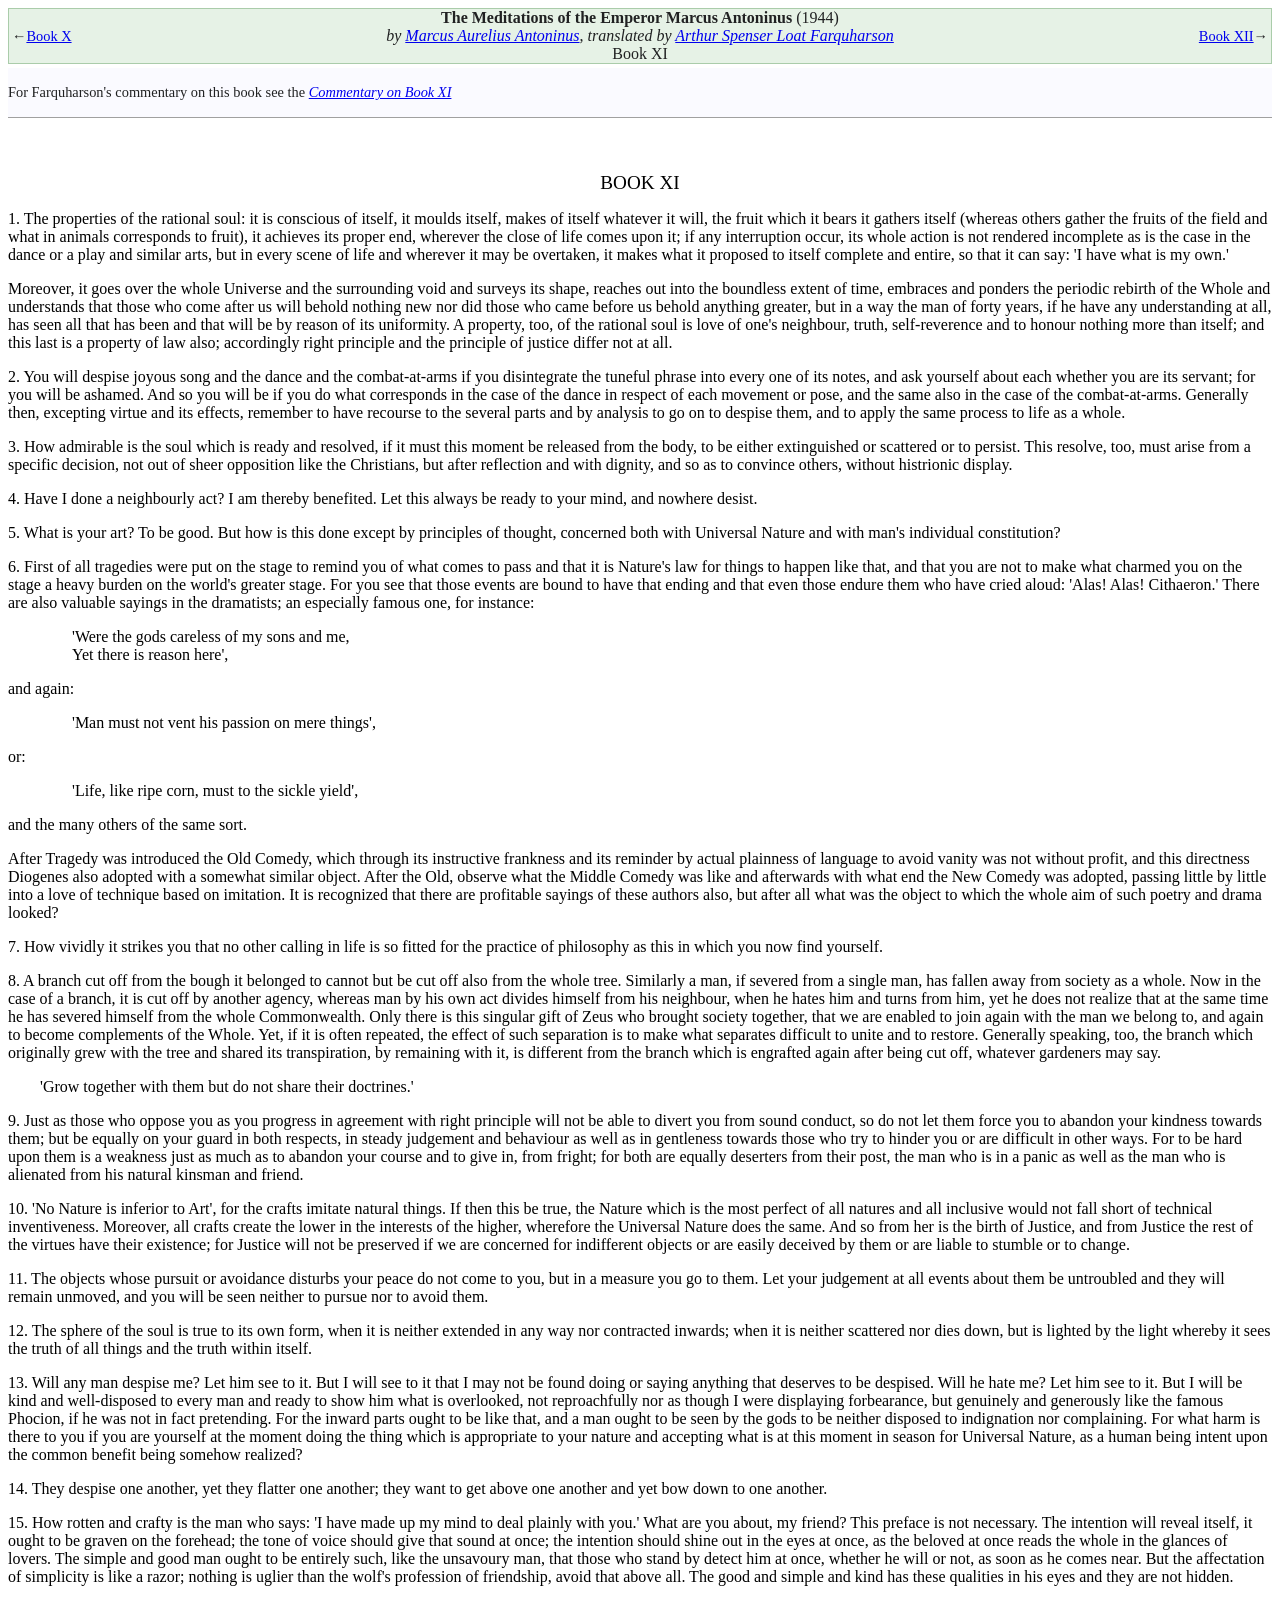
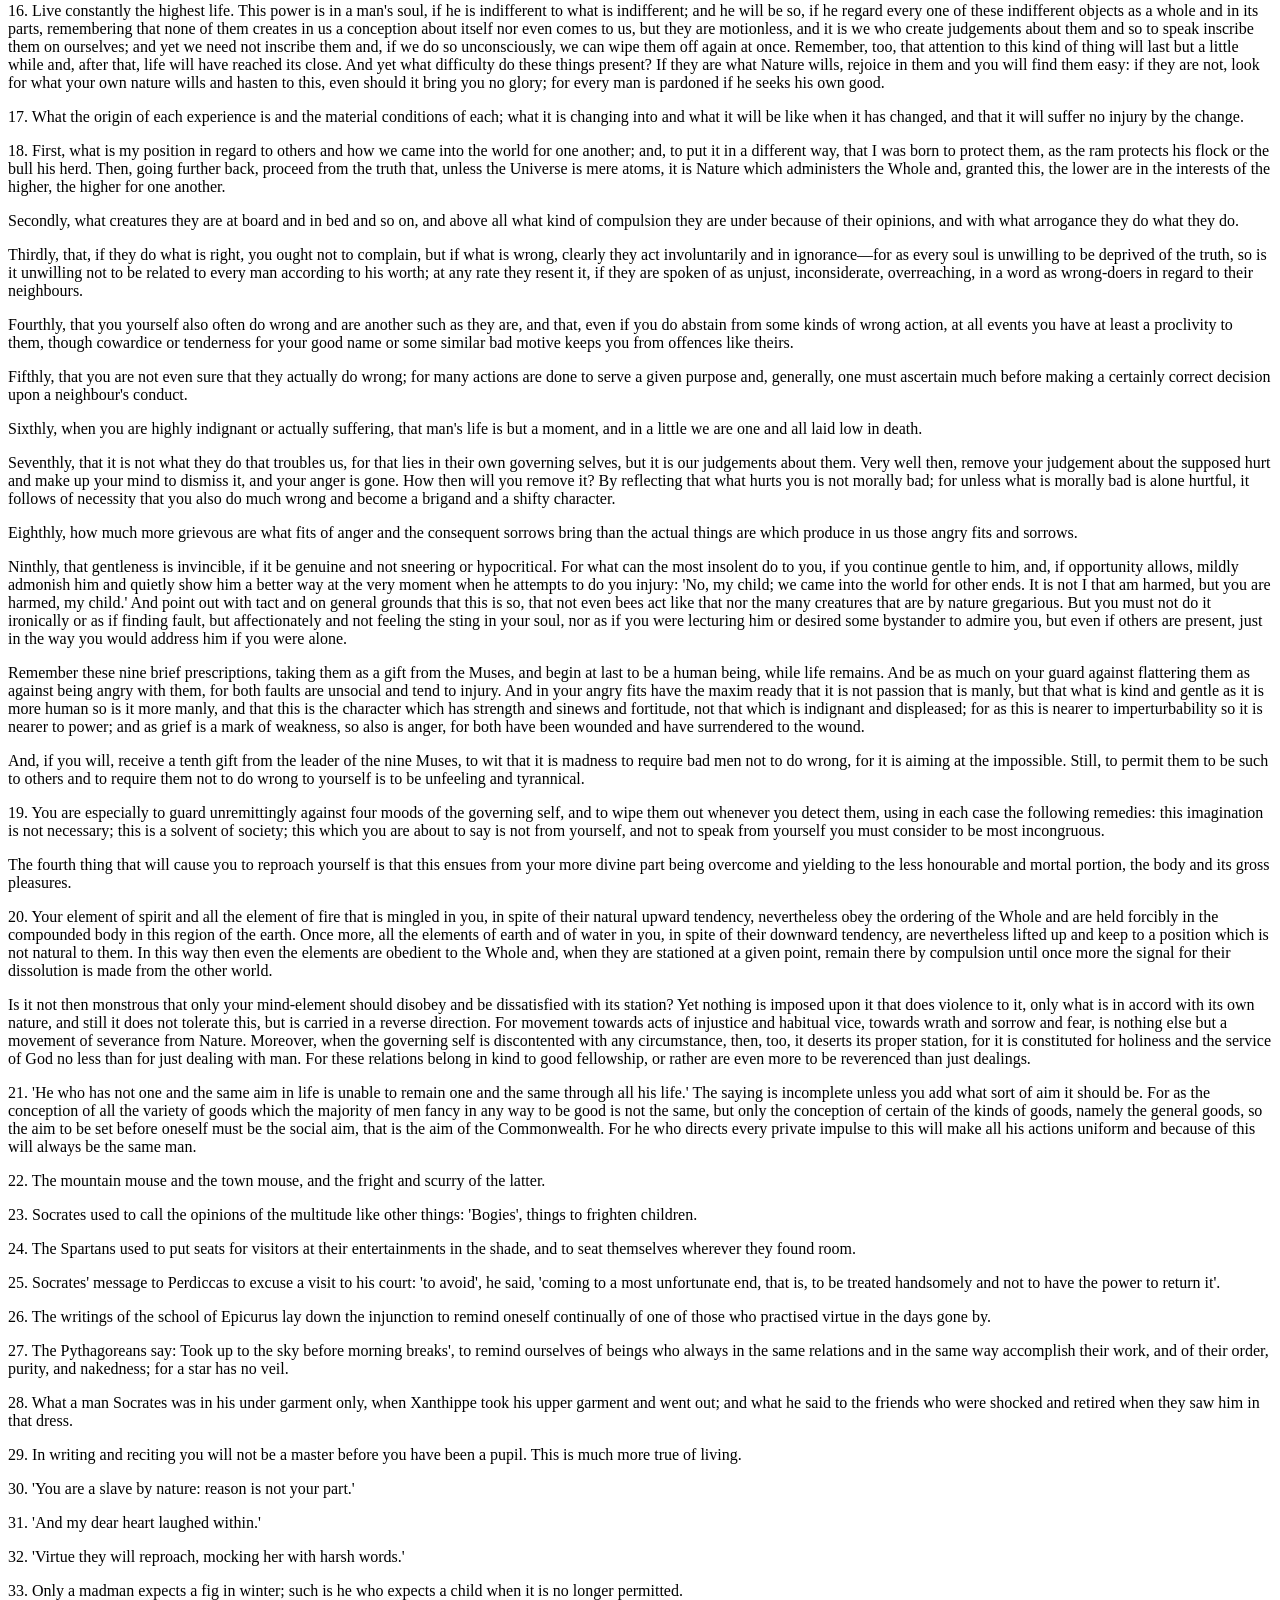
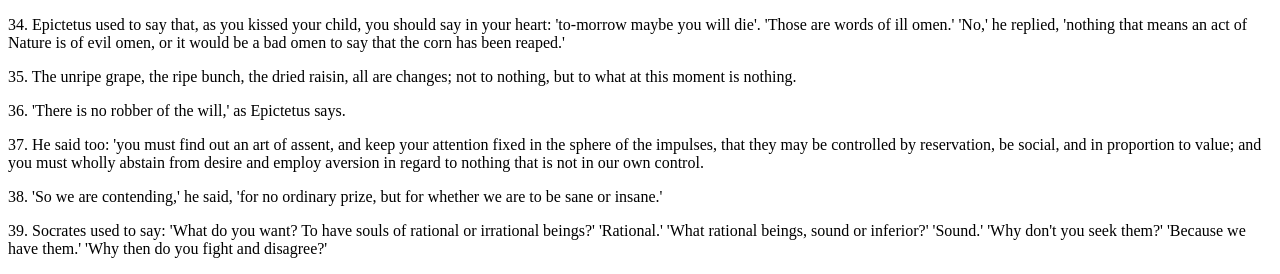
<file: raw/farquharson_book_11.html>
<!DOCTYPE html>
<html prefix="dc: http://purl.org/dc/terms/ mw: http://mediawiki.org/rdf/" about="//en.wikisource.org/wiki/Special:Redirect/revision/9064946"><head prefix="mwr: //en.wikisource.org/wiki/Special:Redirect/"><meta charset="utf-8"/><link rel="dc:replaces" resource="mwr:revision/9063641"/><meta property="mw:revisionSHA1" content="lrtzrudmmbsdtzdtdse2xhfgbf9xswi"/><meta property="dc:modified" content="2019-01-23T16:59:12Z"/><meta property="mw:pageNamespace" content="0"/><meta property="mw:pageId" content="2650479"/><meta property="mw:htmlVersion" content="2.8.0"/><meta property="mw:html:version" content="2.8.0"/><base href="//en.wikisource.org/wiki/"/><link rel="dc:isVersionOf" href="//en.wikisource.org/wiki/The_Meditations_of_the_Emperor_Marcus_Antoninus/Book_11"/><title>The Meditations of the Emperor Marcus Antoninus/Book 11</title><meta property="mw:jsConfigVars" content='{"wgParsoidHtmlVersion":"2.8.0"}'/><meta property="mw:moduleStyles" content="mediawiki.skinning.content.parsoid"/><link rel="stylesheet" href="/w/load.php?lang=en&amp;modules=mediawiki.skinning.content.parsoid%7Cmediawiki.skinning.interface%7Csite.styles&amp;only=styles&amp;skin=vector"/><meta http-equiv="content-language" content="en"/><meta http-equiv="vary" content="Accept"/><meta http-equiv="x-mediawiki-render-id" content="f18c4d4c-baa7-11f1-bd71-7b6331da35de"/></head><body class="mw-content-ltr sitedir-ltr ltr mw-body-content mediawiki mw-parser-output parsoid-body" lang="en" dir="ltr" data-mw-parsoid-version="0.24.0.0-alpha24" data-mw-html-version="2.8.0"><section data-mw-section-id="0" id="mwAQ"><div class="ws-noexport" about="#mwt1" typeof="mw:Transclusion" data-mw='{"parts":[{"template":{"target":{"wt":"header\n ","href":"./Template:Header"},"params":{"title":{"wt":"The Meditations of the Emperor Marcus Antoninus"},"author":{"wt":"Marcus Aurelius Antoninus"},"translator":{"wt":"Arthur Spenser Loat Farquharson"},"section":{"wt":"Book XI"},"previous":{"wt":"[[../Book 10|Book X]]"},"next":{"wt":"[[../Book 12|Book XII]]"},"year":{"wt":"1944"},"notes":{"wt":"For Farquharson&apos;s commentary on this book see the &apos;&apos;[[../Commentary on Book 11|Commentary on Book XI]]&apos;&apos;"},"wikipedia":{"wt":""},"categories":{"wt":""}},"i":0}}]}' id="mwAg"><span class="mw-empty-elt"><style data-mw-deduplicate="TemplateStyles:r15431460" typeof="mw:Extension/templatestyles" about="#mwt2" data-mw='{"name":"templatestyles","attrs":{"src":"Header/styles.css"},"body":{"extsrc":""}}'>.mw-parser-output .wst-header .wst-header-mainblock{border:1px solid var(--border-color-success,#ACA);background-color:var(--background-color-success-subtle,#E6F2E6);color:var(--color-base,#202122)}.mw-parser-output .wst-header .wst-header-notes{border-bottom:1px solid var(--border-color-notice,#A0A0A0);background-color:var(--background-color-neutral,#FAFAFF);color:var(--color-base,#202122)}.mw-parser-output .wst-header .contributor-text{font-style:italic}.mw-parser-output .wst-header #header-title-text,.mw-parser-output .wst-header .wst-header-title-text{font-weight:bold}.mw-parser-output .wst-header #ws-data{display:none}.mw-parser-output .wst-header #ws-data.ws-data-show{display:block}</style></span></div><span class="mw-empty-elt" about="#mwt1"><style data-mw-deduplicate="TemplateStyles:r15675465" typeof="mw:Extension/templatestyles" about="#mwt3" data-mw='{"name":"templatestyles","attrs":{"src":"Header structure/styles.css"},"body":{"extsrc":""}}'>.mw-parser-output .wst-header-mainblock{margin:4px auto 4px auto;padding:0 3px;display:flex;align-items:center}.mw-parser-output .wst-header-back,.mw-parser-output .wst-header-forward{display:flex;flex:1 4 100%;min-width:min-content;align-items:center;font-size:.9em}.mw-parser-output .wst-header-nav-empty{visibility:hidden}.mw-parser-output .wst-header-back{justify-content:flex-start;text-align:left}.mw-parser-output .wst-header-central-cell{flex:4 1 100%;max-width:max-content;text-align:center}.mw-parser-output .wst-header-forward{justify-content:flex-end;text-align:right}@media(max-width:768px){.mw-parser-output .wst-header-mainblock{flex-wrap:wrap}.mw-parser-output .wst-header-central-cell{flex:0 0 100%;order:-2;width:auto}.mw-parser-output .wst-header-back,.mw-parser-output .wst-header-forward{width:auto}}.mw-parser-output .wst-header-notes{display:inline-block;border-collapse:collapse;border-spacing:0;empty-cells:hide;font-size:.9em;line-height:1.4;margin:0 auto 4px auto;width:100%}.mw-parser-output .wst-header-left{float:left}</style></span><div class="ws-header wst-header-structure wst-unknown wst-header ws-header ws-noexport noprint dynlayout-exempt " about="#mwt1" id="mwAw"><div class="wst-header-mainblock wst-unknown-mainblock headertemplate"><div class="wst-header-back searchaux wst-unknown-back"><div class="wst-header-back-arrow">←</div><div class="wst-header-back-link"><a rel="mw:WikiLink" href="./The_Meditations_of_the_Emperor_Marcus_Antoninus/Book_10" title="The Meditations of the Emperor Marcus Antoninus/Book 10">Book X</a></div></div><div class="wst-header-central-cell wst-unknown-central-cell"><span class="wst-header-title wst-unknown-title"><span class="wst-header-title-text">The Meditations of the Emperor Marcus Antoninus</span> (<span class="wst-header-year-text">1944</span>)<br class="wst-header-title-break"/><span class="contributor-text">by<span typeof="mw:Entity"> </span><span class="fn"><a rel="mw:WikiLink" href="./Author:Marcus_Aurelius_Antoninus" title="Author:Marcus Aurelius Antoninus">Marcus Aurelius Antoninus</a></span></span>, <span class="contributor-text">translated by<span typeof="mw:Entity"> </span><span class="fn"><a rel="mw:WikiLink" href="./Author:Arthur_Spenser_Loat_Farquharson" title="Author:Arthur Spenser Loat Farquharson">Arthur Spenser Loat Farquharson</a></span></span><div class="header-section-text">Book XI</div></span></div><div class="wst-header-forward searchaux wst-unknown-forward"><div class="wst-header-forward-link"><a rel="mw:WikiLink" href="./The_Meditations_of_the_Emperor_Marcus_Antoninus/Book_12" title="The Meditations of the Emperor Marcus Antoninus/Book 12">Book XII</a></div><div class="wst-header-forward-arrow">→</div></div></div><div class="wst-header-notes header_notes searchaux wst-unknown-notes"><div class="wst-header-content header_notes_content wst-header-notes-content wst-unknown-notes-content">
<p>For Farquharson's commentary on this book see the <i><a rel="mw:WikiLink" href="./The_Meditations_of_the_Emperor_Marcus_Antoninus/Commentary_on_Book_11" title="The Meditations of the Emperor Marcus Antoninus/Commentary on Book 11">Commentary on Book XI</a></i></p>
</div></div><div class="ws-noexport" id="ws-data" style="speak:none"><span id="ws-author">Marcus Aurelius Antoninus</span><span id="ws-article-id">2650479</span><span id="ws-title">The Meditations of the Emperor Marcus Antoninus — Book XI</span><span id="ws-year">1944</span><span id="ws-translator">Arthur Spenser Loat Farquharson</span></div><span class="mw-empty-elt"><link rel="mw:PageProp/Category" href="./Category:Subpages"/><link rel="mw:PageProp/Category" href="./Category:Pages_with_translator"/><link rel="mw:PageProp/Category" href="./Category:Headers_applying_DefaultSort_key"/></span></div>
<p id="mwBA"><span style="display:none" id="dynamic_layout_overrider" about="#mwt4" typeof="mw:Transclusion" data-mw='{"parts":[{"template":{"target":{"wt":"default layout","href":"./Template:Default_layout"},"params":{"1":{"wt":"Layout 2"}},"i":0}}]}'>Layout 2</span></p>

<div class="prp-pages-output" lang="en" typeof="mw:Extension/pages" about="#mwt39" data-mw='{"name":"pages","attrs":{"index":"Meditations of the Emperor Marcus Antoninus - Volume 1 - Farquharson 1944.pdf","include":"307,309,311,313,315,317,319,321,323,325,327","fromsection":"book11","tosection":"book11"}}' id="mwBQ"><p id="mwBg"><span id="mwBw"><span class="pagenum ws-pagenum" id="215" data-page-number="215" data-page-name="Page:Meditations of the Emperor Marcus Antoninus - Volume 1 - Farquharson 1944.pdf/307" data-page-index="307" data-page-quality="3" title="Page:Meditations_of_the_Emperor_Marcus_Antoninus_-_Volume_1_-_Farquharson_1944.pdf/307" about="#mwt5" typeof="mw:Transclusion" data-mw='{"parts":[{"template":{"target":{"wt":":MediaWiki:Proofreadpage_pagenum_template","href":"./MediaWiki:Proofreadpage_pagenum_template"},"params":{"page":{"wt":"Page:Meditations of the Emperor Marcus Antoninus - Volume 1 - Farquharson 1944.pdf/307"},"num":{"wt":"215"},"formatted":{"wt":"215"},"quality":{"wt":"3"}},"i":0}}]}'><span id="pageindex_307" class="pagenum-inner ws-noexport"><span typeof="mw:Entity" id="mwCA">​</span></span></span></span></p><span class="mw-empty-elt" about="#mwt6" typeof="mw:Transclusion" data-mw='{"parts":[{"template":{"target":{"wt":"#lst:Page:Meditations of the Emperor Marcus Antoninus - Volume 1 - Farquharson 1944.pdf/307","function":"lst"},"params":{"1":{"wt":"book11"},"2":{"wt":""}},"i":0}},"&lt;pageseparator />&lt;span>",{"template":{"target":{"wt":":MediaWiki:Proofreadpage_pagenum_template","href":"./MediaWiki:Proofreadpage_pagenum_template"},"params":{"page":{"wt":"Page:Meditations of the Emperor Marcus Antoninus - Volume 1 - Farquharson 1944.pdf/309"},"num":{"wt":"217"},"formatted":{"wt":"217"},"quality":{"wt":"3"}},"i":1}},"&lt;/span>",{"template":{"target":{"wt":":Page:Meditations of the Emperor Marcus Antoninus - Volume 1 - Farquharson 1944.pdf/309","href":"./Page:Meditations_of_the_Emperor_Marcus_Antoninus_-_Volume_1_-_Farquharson_1944.pdf/309"},"params":{},"i":2}},"&lt;pageseparator />&lt;span>",{"template":{"target":{"wt":":MediaWiki:Proofreadpage_pagenum_template","href":"./MediaWiki:Proofreadpage_pagenum_template"},"params":{"page":{"wt":"Page:Meditations of the Emperor Marcus Antoninus - Volume 1 - Farquharson 1944.pdf/311"},"num":{"wt":"219"},"formatted":{"wt":"219"},"quality":{"wt":"3"}},"i":3}},"&lt;/span>",{"template":{"target":{"wt":":Page:Meditations of the Emperor Marcus Antoninus - Volume 1 - Farquharson 1944.pdf/311","href":"./Page:Meditations_of_the_Emperor_Marcus_Antoninus_-_Volume_1_-_Farquharson_1944.pdf/311"},"params":{},"i":4}},"&lt;pageseparator />&lt;span>",{"template":{"target":{"wt":":MediaWiki:Proofreadpage_pagenum_template","href":"./MediaWiki:Proofreadpage_pagenum_template"},"params":{"page":{"wt":"Page:Meditations of the Emperor Marcus Antoninus - Volume 1 - Farquharson 1944.pdf/313"},"num":{"wt":"221"},"formatted":{"wt":"221"},"quality":{"wt":"3"}},"i":5}},"&lt;/span>",{"template":{"target":{"wt":":Page:Meditations of the Emperor Marcus Antoninus - Volume 1 - Farquharson 1944.pdf/313","href":"./Page:Meditations_of_the_Emperor_Marcus_Antoninus_-_Volume_1_-_Farquharson_1944.pdf/313"},"params":{},"i":6}},"&lt;pageseparator />&lt;span>",{"template":{"target":{"wt":":MediaWiki:Proofreadpage_pagenum_template","href":"./MediaWiki:Proofreadpage_pagenum_template"},"params":{"page":{"wt":"Page:Meditations of the Emperor Marcus Antoninus - Volume 1 - Farquharson 1944.pdf/315"},"num":{"wt":"223"},"formatted":{"wt":"223"},"quality":{"wt":"3"}},"i":7}},"&lt;/span>",{"template":{"target":{"wt":":Page:Meditations of the Emperor Marcus Antoninus - Volume 1 - Farquharson 1944.pdf/315","href":"./Page:Meditations_of_the_Emperor_Marcus_Antoninus_-_Volume_1_-_Farquharson_1944.pdf/315"},"params":{},"i":8}},"&lt;pageseparator />&lt;span>",{"template":{"target":{"wt":":MediaWiki:Proofreadpage_pagenum_template","href":"./MediaWiki:Proofreadpage_pagenum_template"},"params":{"page":{"wt":"Page:Meditations of the Emperor Marcus Antoninus - Volume 1 - Farquharson 1944.pdf/317"},"num":{"wt":"225"},"formatted":{"wt":"225"},"quality":{"wt":"3"}},"i":9}},"&lt;/span>",{"template":{"target":{"wt":":Page:Meditations of the Emperor Marcus Antoninus - Volume 1 - Farquharson 1944.pdf/317","href":"./Page:Meditations_of_the_Emperor_Marcus_Antoninus_-_Volume_1_-_Farquharson_1944.pdf/317"},"params":{},"i":10}}]}' id="mwCQ"><style data-mw-deduplicate="TemplateStyles:r15620827" typeof="mw:Extension/templatestyles" about="#mwt7" data-mw='{"name":"templatestyles","attrs":{"src":"center/styles.css"}}' id="mwCg">.mw-parser-output .wst-center{text-align:center;margin:0 auto}.mw-parser-output .wst-center.wst-center-nomargin>p{margin-top:0;margin-bottom:0}</style></span><div class="wst-center tiInherit  " about="#mwt6" id="mwCw">
<p id="mwDA"><span style="font-size:120%;" id="mwDQ">BOOK XI</span></p>
</div><span about="#mwt6" id="mwDg">

</span><p about="#mwt6" id="mwDw">1. The properties of the rational soul: it is conscious of itself, it moulds itself, makes of itself whatever it will, the fruit which it bears it gathers itself (whereas others gather the fruits of the field and what in animals corresponds to fruit), it achieves its proper end, wherever the close of life comes upon it; if any interruption occur, its whole action is not rendered incomplete as is the case in the dance or a play and similar arts, but in every scene of life and wherever it may be overtaken, it makes what it proposed to itself complete and entire, so that it can say: 'I have what is my own.' </p><span about="#mwt6" id="mwEA">

</span><p about="#mwt6" id="mwEQ">Moreover, it goes over the whole Universe and the surrounding void and surveys its shape, reaches out into the boundless extent of time, embraces and ponders the periodic rebirth of the Whole and understands that those who come after us will behold nothing new nor did those who came before us behold anything greater, but in a way the man of forty years, if he have any understanding at all, has seen all that has been and that will be by reason of its uniformity. A property, too, of the rational soul is love of one's neighbour, truth, self-reverence and to honour nothing more than itself; and this last is a property of law also; accordingly right principle and the principle of justice differ not at all. </p><span about="#mwt6" id="mwEg">

</span><p about="#mwt6" id="mwEw">2. You will despise joyous song and the dance and the combat-at-arms if you disintegrate the tuneful phrase into every one of its notes, and ask yourself about each whether you are its servant; for you will be ashamed. And so you will be if you do what corresponds in the case of the dance in respect of each movement or pose, and the same also in the case of the combat-at-arms. Generally then, excepting virtue and its effects, remember to have <span id="mwFA"><span class="pagenum ws-pagenum" id="217" data-page-number="217" data-page-name="Page:Meditations of the Emperor Marcus Antoninus - Volume 1 - Farquharson 1944.pdf/309" data-page-index="309" data-page-quality="3" title="Page:Meditations_of_the_Emperor_Marcus_Antoninus_-_Volume_1_-_Farquharson_1944.pdf/309"><span id="pageindex_309" class="pagenum-inner ws-noexport"><span typeof="mw:Entity" id="mwFQ">​</span></span></span></span>recourse to the several parts and by analysis to go on to despise them, and to apply the same process to life as a whole. </p><span about="#mwt6" id="mwFg">

</span><p about="#mwt6" id="mwFw">3. How admirable is the soul which is ready and resolved, if it must this moment be released from the body, to be either extinguished or scattered or to persist. This resolve, too, must arise from a specific decision, not out of sheer opposition like the Christians, but after reflection and with dignity, and so as to convince others, without histrionic display. </p><span about="#mwt6" id="mwGA">

</span><p about="#mwt6" id="mwGQ">4. Have I done a neighbourly act? I am thereby benefited. Let this always be ready to your mind, and nowhere desist. </p><span about="#mwt6" id="mwGg">

</span><p about="#mwt6" id="mwGw">5. What is your art? To be good. But how is this done except by principles of thought, concerned both with Universal Nature and with man's individual constitution? </p><span about="#mwt6" id="mwHA">

</span><p about="#mwt6" id="mwHQ">6. First of all tragedies were put on the stage to remind you of what comes to pass and that it is Nature's law for things to happen like that, and that you are not to make what charmed you on the stage a heavy burden on the world's greater stage. For you see that those events are bound to have that ending and that even those endure them who have cried aloud: 'Alas! Alas! Cithaeron.' There are also valuable sayings in the dramatists; an especially famous one, for instance: </p><span about="#mwt6" id="mwHg">

</span><p about="#mwt6" id="mwHw"><span class="wst-gap __gap " style="display:inline-block; inline-size:4em" id="mwIA"></span>'Were the gods careless of my sons and me,<br id="mwIQ"/>
<span class="wst-gap __gap " style="display:inline-block; inline-size:4em" id="mwIg"></span>Yet there is reason here', </p><span about="#mwt6" id="mwIw">

</span><p about="#mwt6" id="mwJA">and again: </p><span about="#mwt6" id="mwJQ">

</span><p about="#mwt6" id="mwJg"><span class="wst-gap __gap " style="display:inline-block; inline-size:4em" id="mwJw"></span>'Man must not vent his passion on mere things', </p><span about="#mwt6" id="mwKA">

</span><p about="#mwt6" id="mwKQ">or: </p><span about="#mwt6" id="mwKg">

</span><p about="#mwt6" id="mwKw"><span class="wst-gap __gap " style="display:inline-block; inline-size:4em" id="mwLA"></span>'Life, like ripe corn, must to the sickle yield', </p><span about="#mwt6" id="mwLQ">

</span><p about="#mwt6" id="mwLg">and the many others of the same sort. </p><span about="#mwt6" id="mwLw">

</span><p about="#mwt6" id="mwMA">After Tragedy was introduced the Old Comedy, which <span id="mwMQ"><span class="pagenum ws-pagenum" id="219" data-page-number="219" data-page-name="Page:Meditations of the Emperor Marcus Antoninus - Volume 1 - Farquharson 1944.pdf/311" data-page-index="311" data-page-quality="3" title="Page:Meditations_of_the_Emperor_Marcus_Antoninus_-_Volume_1_-_Farquharson_1944.pdf/311"><span id="pageindex_311" class="pagenum-inner ws-noexport"><span typeof="mw:Entity" id="mwMg">​</span></span></span></span>through its instructive frankness and its reminder by actual plainness of language to avoid vanity was not without profit, and this directness Diogenes also adopted with a somewhat similar object. After the Old, observe what the Middle Comedy was like and afterwards with what end the New Comedy was adopted, passing little by little into a love of technique based on imitation. It is recognized that there are profitable sayings of these authors also, but after all what was the object to which the whole aim of such poetry and drama looked? </p><span about="#mwt6" id="mwMw">

</span><p about="#mwt6" id="mwNA">7. How vividly it strikes you that no other calling in life is so fitted for the practice of philosophy as this in which you now find yourself. </p><span about="#mwt6" id="mwNQ">

</span><p about="#mwt6" id="mwNg">8. A branch cut off from the bough it belonged to cannot but be cut off also from the whole tree. Similarly a man, if severed from a single man, has fallen away from society as a whole. Now in the case of a branch, it is cut off by another agency, whereas man by his own act divides himself from his neighbour, when he hates him and turns from him, yet he does not realize that at the same time he has severed himself from the whole Commonwealth. Only there is this singular gift of Zeus who brought society together, that we are enabled to join again with the man we belong to, and again to become complements of the Whole. Yet, if it is often repeated, the effect of such separation is to make what separates difficult to unite and to restore. Generally speaking, too, the branch which originally grew with the tree and shared its transpiration, by remaining with it, is different from the branch which is engrafted again after being cut off, whatever gardeners may say. </p><span about="#mwt6" id="mwNw">
</span><div class="wst-dent" style="margin-left:4em;text-indent:-2em;" about="#mwt6" id="mwOA">
<p id="mwOQ">'Grow together with them but do not share their doctrines.'</p>
</div><span about="#mwt6" id="mwOg">

</span><p about="#mwt6" id="mwOw">9. Just as those who oppose you as you progress in agreement with right principle will not be able to divert you from sound conduct, so do not let them force you to abandon your kindness towards them; but be equally on <span id="mwPA"><span class="pagenum ws-pagenum" id="221" data-page-number="221" data-page-name="Page:Meditations of the Emperor Marcus Antoninus - Volume 1 - Farquharson 1944.pdf/313" data-page-index="313" data-page-quality="3" title="Page:Meditations_of_the_Emperor_Marcus_Antoninus_-_Volume_1_-_Farquharson_1944.pdf/313"><span id="pageindex_313" class="pagenum-inner ws-noexport"><span typeof="mw:Entity" id="mwPQ">​</span></span></span></span>your guard in both respects, in steady judgement and behaviour as well as in gentleness towards those who try to hinder you or are difficult in other ways. For to be hard upon them is a weakness just as much as to abandon your course and to give in, from fright; for both are equally deserters from their post, the man who is in a panic as well as the man who is alienated from his natural kinsman and friend. </p><span about="#mwt6" id="mwPg">

</span><p about="#mwt6" id="mwPw">10. 'No Nature is inferior to Art', for the crafts imitate natural things. If then this be true, the Nature which is the most perfect of all natures and all inclusive would not fall short of technical inventiveness. Moreover, all crafts create the lower in the interests of the higher, wherefore the Universal Nature does the same. And so from her is the birth of Justice, and from Justice the rest of the virtues have their existence; for Justice will not be preserved if we are concerned for indifferent objects or are easily deceived by them or are liable to stumble or to change. </p><span about="#mwt6" id="mwQA">

</span><p about="#mwt6" id="mwQQ">11. The objects whose pursuit or avoidance disturbs your peace do not come to you, but in a measure you go to them. Let your judgement at all events about them be untroubled and they will remain unmoved, and you will be seen neither to pursue nor to avoid them. </p><span about="#mwt6" id="mwQg">

</span><p about="#mwt6" id="mwQw">12. The sphere of the soul is true to its own form, when it is neither extended in any way nor contracted inwards; when it is neither scattered nor dies down, but is lighted by the light whereby it sees the truth of all things and the truth within itself. </p><span about="#mwt6" id="mwRA">

</span><p about="#mwt6" id="mwRQ">13. Will any man despise me? Let him see to it. But I will see to it that I may not be found doing or saying anything that deserves to be despised. Will he hate me? Let him see to it. But I will be kind and well-disposed to every man and ready to show him what is overlooked, not reproachfully nor as though I were displaying forbearance, but genuinely and generously like the famous Phocion, if he was not in fact pretending. For the inward <span id="mwRg"><span class="pagenum ws-pagenum" id="223" data-page-number="223" data-page-name="Page:Meditations of the Emperor Marcus Antoninus - Volume 1 - Farquharson 1944.pdf/315" data-page-index="315" data-page-quality="3" title="Page:Meditations_of_the_Emperor_Marcus_Antoninus_-_Volume_1_-_Farquharson_1944.pdf/315"><span id="pageindex_315" class="pagenum-inner ws-noexport"><span typeof="mw:Entity" id="mwRw">​</span></span></span></span>parts ought to be like that, and a man ought to be seen by the gods to be neither disposed to indignation nor complaining. For what harm is there to you if you are yourself at the moment doing the thing which is appropriate to your nature and accepting what is at this moment in season for Universal Nature, as a human being intent upon the common benefit being somehow realized? </p><span about="#mwt6" id="mwSA">

</span><p about="#mwt6" id="mwSQ">14. They despise one another, yet they flatter one another; they want to get above one another and yet bow down to one another. </p><span about="#mwt6" id="mwSg">

</span><p about="#mwt6" id="mwSw">15. How rotten and crafty is the man who says: 'I have made up my mind to deal plainly with you.' What are you about, my friend? This preface is not necessary. The intention will reveal itself, it ought to be graven on the forehead; the tone of voice should give that sound at once; the intention should shine out in the eyes at once, as the beloved at once reads the whole in the glances of lovers. The simple and good man ought to be entirely such, like the unsavoury man, that those who stand by detect him at once, whether he will or not, as soon as he comes near. But the affectation of simplicity is like a razor; nothing is uglier than the wolf's profession of friendship, avoid that above all. The good and simple and kind has these qualities in his eyes and they are not hidden. </p><span about="#mwt6" id="mwTA">

</span><p about="#mwt6" id="mwTQ">16. Live constantly the highest life. This power is in a man's soul, if he is indifferent to what is indifferent; and he will be so, if he regard every one of these indifferent objects as a whole and in its parts, remembering that none of them creates in us a conception about itself nor even comes to us, but they are motionless, and it is we who create judgements about them and so to speak inscribe them on ourselves; and yet we need not inscribe them and, if we do so unconsciously, we can wipe them off again at once. Remember, too, that attention to this kind of thing will last but a little while and, after that, life will have reached its close. And yet what difficulty do these things present? If they are what Nature wills, rejoice in them and you will find them easy: if they are not, look for what your <span id="mwTg"><span class="pagenum ws-pagenum" id="225" data-page-number="225" data-page-name="Page:Meditations of the Emperor Marcus Antoninus - Volume 1 - Farquharson 1944.pdf/317" data-page-index="317" data-page-quality="3" title="Page:Meditations_of_the_Emperor_Marcus_Antoninus_-_Volume_1_-_Farquharson_1944.pdf/317"><span id="pageindex_317" class="pagenum-inner ws-noexport"><span typeof="mw:Entity" id="mwTw">​</span></span></span></span>own nature wills and hasten to this, even should it bring you no glory; for every man is pardoned if he seeks his own good. </p><span about="#mwt6" id="mwUA">

</span><p about="#mwt6" id="mwUQ">17. What the origin of each experience is and the material conditions of each; what it is changing into and what it will be like when it has changed, and that it will suffer no injury by the change. </p><span about="#mwt6" id="mwUg">

</span><p about="#mwt6" id="mwUw">18. First, what is my position in regard to others and how we came into the world for one another; and, to put it in a different way, that I was born to protect them, as the ram protects his flock or the bull his herd. Then, going further back, proceed from the truth that, unless the Universe is mere atoms, it is Nature which administers the Whole and, granted this, the lower are in the interests of the higher, the higher for one another. </p><span about="#mwt6" id="mwVA">

</span><p about="#mwt6" id="mwVQ">Secondly, what creatures they are at board and in bed and so on, and above all what kind of compulsion they are under because of their opinions, and with what arrogance they do what they do. </p><span about="#mwt6" id="mwVg">

</span><p about="#mwt6" id="mwVw">Thirdly, that, if they do what is right, you ought not to complain, but if what is wrong, clearly they act involuntarily and in ignorance—for as every soul is unwilling to be deprived of the truth, so is it unwilling not to be related to every man according to his worth; at any rate they resent it, if they are spoken of as unjust, inconsiderate, overreaching, in a word as wrong-doers in regard to their neighbours. </p><span about="#mwt6" id="mwWA">

</span><p about="#mwt6" id="mwWQ">Fourthly, that you yourself also often do wrong and are another such as they are, and that, even if you do abstain from some kinds of wrong action, at all events you have at least a proclivity to them, though cowardice or tenderness for your good name or some similar bad motive keeps you from offences like theirs. </p><span about="#mwt6" id="mwWg">

</span><p about="#mwt6" id="mwWw">Fifthly, that you are not even sure that they actually do wrong; for many actions are done to serve a given purpose and, generally, one must ascertain much before making a certainly correct decision upon a neighbour's conduct. </p><span about="#mwt6" id="mwXA">
</span><div class="__nop wst-nop" about="#mwt6" id="mwXQ"></div><p about="#mwt19" typeof="mw:Transclusion" data-mw='{"parts":["&lt;pageseparator />&lt;span>",{"template":{"target":{"wt":":MediaWiki:Proofreadpage_pagenum_template","href":"./MediaWiki:Proofreadpage_pagenum_template"},"params":{"page":{"wt":"Page:Meditations of the Emperor Marcus Antoninus - Volume 1 - Farquharson 1944.pdf/319"},"num":{"wt":"227"},"formatted":{"wt":"227"},"quality":{"wt":"3"}},"i":0}},"&lt;/span>",{"template":{"target":{"wt":":Page:Meditations of the Emperor Marcus Antoninus - Volume 1 - Farquharson 1944.pdf/319","href":"./Page:Meditations_of_the_Emperor_Marcus_Antoninus_-_Volume_1_-_Farquharson_1944.pdf/319"},"params":{},"i":1}},"&lt;pageseparator />&lt;span>",{"template":{"target":{"wt":":MediaWiki:Proofreadpage_pagenum_template","href":"./MediaWiki:Proofreadpage_pagenum_template"},"params":{"page":{"wt":"Page:Meditations of the Emperor Marcus Antoninus - Volume 1 - Farquharson 1944.pdf/321"},"num":{"wt":"229"},"formatted":{"wt":"229"},"quality":{"wt":"3"}},"i":2}},"&lt;/span>",{"template":{"target":{"wt":":Page:Meditations of the Emperor Marcus Antoninus - Volume 1 - Farquharson 1944.pdf/321","href":"./Page:Meditations_of_the_Emperor_Marcus_Antoninus_-_Volume_1_-_Farquharson_1944.pdf/321"},"params":{},"i":3}},"&lt;pageseparator />&lt;span>",{"template":{"target":{"wt":":MediaWiki:Proofreadpage_pagenum_template","href":"./MediaWiki:Proofreadpage_pagenum_template"},"params":{"page":{"wt":"Page:Meditations of the Emperor Marcus Antoninus - Volume 1 - Farquharson 1944.pdf/323"},"num":{"wt":"231"},"formatted":{"wt":"231"},"quality":{"wt":"3"}},"i":4}},"&lt;/span>",{"template":{"target":{"wt":":Page:Meditations of the Emperor Marcus Antoninus - Volume 1 - Farquharson 1944.pdf/323","href":"./Page:Meditations_of_the_Emperor_Marcus_Antoninus_-_Volume_1_-_Farquharson_1944.pdf/323"},"params":{},"i":5}},"&lt;pageseparator />&lt;span>",{"template":{"target":{"wt":":MediaWiki:Proofreadpage_pagenum_template","href":"./MediaWiki:Proofreadpage_pagenum_template"},"params":{"page":{"wt":"Page:Meditations of the Emperor Marcus Antoninus - Volume 1 - Farquharson 1944.pdf/325"},"num":{"wt":"233"},"formatted":{"wt":"233"},"quality":{"wt":"3"}},"i":6}},"&lt;/span>",{"template":{"target":{"wt":":Page:Meditations of the Emperor Marcus Antoninus - Volume 1 - Farquharson 1944.pdf/325","href":"./Page:Meditations_of_the_Emperor_Marcus_Antoninus_-_Volume_1_-_Farquharson_1944.pdf/325"},"params":{},"i":7}},"&lt;pageseparator />&lt;span>",{"template":{"target":{"wt":":MediaWiki:Proofreadpage_pagenum_template","href":"./MediaWiki:Proofreadpage_pagenum_template"},"params":{"page":{"wt":"Page:Meditations of the Emperor Marcus Antoninus - Volume 1 - Farquharson 1944.pdf/327"},"num":{"wt":"235"},"formatted":{"wt":"235"},"quality":{"wt":"3"}},"i":8}},"&lt;/span>",{"template":{"target":{"wt":"#lst:Page:Meditations of the Emperor Marcus Antoninus - Volume 1 - Farquharson 1944.pdf/327","function":"lst"},"params":{"1":{"wt":""},"2":{"wt":"book11"}},"i":9}},"&lt;pageseparator />"]}' id="mwXg"> <span id="mwXw"><span class="pagenum ws-pagenum" id="227" data-page-number="227" data-page-name="Page:Meditations of the Emperor Marcus Antoninus - Volume 1 - Farquharson 1944.pdf/319" data-page-index="319" data-page-quality="3" title="Page:Meditations_of_the_Emperor_Marcus_Antoninus_-_Volume_1_-_Farquharson_1944.pdf/319"><span id="pageindex_319" class="pagenum-inner ws-noexport"><span typeof="mw:Entity" id="mwYA">​</span></span></span></span>Sixthly, when you are highly indignant or actually suffering, that man's life is but a moment, and in a little we are one and all laid low in death. </p><span about="#mwt19" id="mwYQ">

</span><p about="#mwt19" id="mwYg">Seventhly, that it is not what they do that troubles us, for that lies in their own governing selves, but it is our judgements about them. Very well then, remove your judgement about the supposed hurt and make up your mind to dismiss it, and your anger is gone. How then will you remove it? By reflecting that what hurts you is not morally bad; for unless what is morally bad is alone hurtful, it follows of necessity that you also do much wrong and become a brigand and a shifty character. </p><span about="#mwt19" id="mwYw">

</span><p about="#mwt19" id="mwZA">Eighthly, how much more grievous are what fits of anger and the consequent sorrows bring than the actual things are which produce in us those angry fits and sorrows. </p><span about="#mwt19" id="mwZQ">

</span><p about="#mwt19" id="mwZg">Ninthly, that gentleness is invincible, if it be genuine and not sneering or hypocritical. For what can the most insolent do to you, if you continue gentle to him, and, if opportunity allows, mildly admonish him and quietly show him a better way at the very moment when he attempts to do you injury: 'No, my child; we came into the world for other ends. It is not I that am harmed, but you are harmed, my child.' And point out with tact and on general grounds that this is so, that not even bees act like that nor the many creatures that are by nature gregarious. But you must not do it ironically or as if finding fault, but affectionately and not feeling the sting in your soul, nor as if you were lecturing him or desired some bystander to admire you, but even if others are present, just in the way you would address him if you were alone. </p><span about="#mwt19" id="mwZw">

</span><p about="#mwt19" id="mwaA">Remember these nine brief prescriptions, taking them as a gift from the Muses, and begin at last to be a human being, while life remains. And be as much on your guard against flattering them as against being angry with them, for both faults are unsocial and tend to injury. And in your angry fits have the maxim ready that it is not passion that is manly, but that what is kind and gentle as it is more human so is it more manly, and that this is <span id="mwaQ"><span class="pagenum ws-pagenum" id="229" data-page-number="229" data-page-name="Page:Meditations of the Emperor Marcus Antoninus - Volume 1 - Farquharson 1944.pdf/321" data-page-index="321" data-page-quality="3" title="Page:Meditations_of_the_Emperor_Marcus_Antoninus_-_Volume_1_-_Farquharson_1944.pdf/321"><span id="pageindex_321" class="pagenum-inner ws-noexport"><span typeof="mw:Entity" id="mwag">​</span></span></span></span>the character which has strength and sinews and fortitude, not that which is indignant and displeased; for as this is nearer to imperturbability so it is nearer to power; and as grief is a mark of weakness, so also is anger, for both have been wounded and have surrendered to the wound. </p><span about="#mwt19" id="mwaw">

</span><p about="#mwt19" id="mwbA">And, if you will, receive a tenth gift from the leader of the nine Muses, to wit that it is madness to require bad men not to do wrong, for it is aiming at the impossible. Still, to permit them to be such to others and to require them not to do wrong to yourself is to be unfeeling and tyrannical. </p><span about="#mwt19" id="mwbQ">

</span><p about="#mwt19" id="mwbg">19. You are especially to guard unremittingly against four moods of the governing self, and to wipe them out whenever you detect them, using in each case the following remedies: this imagination is not necessary; this is a solvent of society; this which you are about to say is not from yourself, and not to speak from yourself you must consider to be most incongruous. </p><span about="#mwt19" id="mwbw">

</span><p about="#mwt19" id="mwcA">The fourth thing that will cause you to reproach yourself is that this ensues from your more divine part being overcome and yielding to the less honourable and mortal portion, the body and its gross pleasures. </p><span about="#mwt19" id="mwcQ">

</span><p about="#mwt19" id="mwcg">20. Your element of spirit and all the element of fire that is mingled in you, in spite of their natural upward tendency, nevertheless obey the ordering of the Whole and are held forcibly in the compounded body in this region of the earth. Once more, all the elements of earth and of water in you, in spite of their downward tendency, are nevertheless lifted up and keep to a position which is not natural to them. In this way then even the elements are obedient to the Whole and, when they are stationed at a given point, remain there by compulsion until once more the signal for their dissolution is made from the other world. </p><span about="#mwt19" id="mwcw">

</span><p about="#mwt19" id="mwdA">Is it not then monstrous that only your mind-element should disobey and be dissatisfied with its station? Yet nothing is imposed upon it that does violence to it, only what is in accord with its own nature, and still it does not tolerate this, but is carried in a reverse direction. For movement towards acts of injustice and habitual vice, <span id="mwdQ"><span class="pagenum ws-pagenum" id="231" data-page-number="231" data-page-name="Page:Meditations of the Emperor Marcus Antoninus - Volume 1 - Farquharson 1944.pdf/323" data-page-index="323" data-page-quality="3" title="Page:Meditations_of_the_Emperor_Marcus_Antoninus_-_Volume_1_-_Farquharson_1944.pdf/323"><span id="pageindex_323" class="pagenum-inner ws-noexport"><span typeof="mw:Entity" id="mwdg">​</span></span></span></span>towards wrath and sorrow and fear, is nothing else but a movement of severance from Nature. Moreover, when the governing self is discontented with any circumstance, then, too, it deserts its proper station, for it is constituted for holiness and the service of God no less than for just dealing with man. For these relations belong in kind to good fellowship, or rather are even more to be reverenced than just dealings. </p><span about="#mwt19" id="mwdw">

</span><p about="#mwt19" id="mweA">21. 'He who has not one and the same aim in life is unable to remain one and the same through all his life.' The saying is incomplete unless you add what sort of aim it should be. For as the conception of all the variety of goods which the majority of men fancy in any way to be good is not the same, but only the conception of certain of the kinds of goods, namely the general goods, so the aim to be set before oneself must be the social aim, that is the aim of the Commonwealth. For he who directs every private impulse to this will make all his actions uniform and because of this will always be the same man. </p><span about="#mwt19" id="mweQ">

</span><p about="#mwt19" id="mweg">22. The mountain mouse and the town mouse, and the fright and scurry of the latter. </p><span about="#mwt19" id="mwew">

</span><p about="#mwt19" id="mwfA">23. Socrates used to call the opinions of the multitude like other things: 'Bogies', things to frighten children. </p><span about="#mwt19" id="mwfQ">

</span><p about="#mwt19" id="mwfg">24. The Spartans used to put seats for visitors at their entertainments in the shade, and to seat themselves wherever they found room. </p><span about="#mwt19" id="mwfw">

</span><p about="#mwt19" id="mwgA">25. Socrates' message to Perdiccas to excuse a visit to his court: 'to avoid', he said, 'coming to a most unfortunate <span id="mwgQ"><span class="pagenum ws-pagenum" id="233" data-page-number="233" data-page-name="Page:Meditations of the Emperor Marcus Antoninus - Volume 1 - Farquharson 1944.pdf/325" data-page-index="325" data-page-quality="3" title="Page:Meditations_of_the_Emperor_Marcus_Antoninus_-_Volume_1_-_Farquharson_1944.pdf/325"><span id="pageindex_325" class="pagenum-inner ws-noexport"><span typeof="mw:Entity" id="mwgg">​</span></span></span></span>end, that is, to be treated handsomely and not to have the power to return it'. </p><span about="#mwt19" id="mwgw">

</span><p about="#mwt19" id="mwhA">26. The writings of the school of Epicurus lay down the injunction to remind oneself continually of one of those who practised virtue in the days gone by. </p><span about="#mwt19" id="mwhQ">

</span><p about="#mwt19" id="mwhg">27. The Pythagoreans say: Took up to the sky before morning breaks', to remind ourselves of beings who always in the same relations and in the same way accomplish their work, and of their order, purity, and nakedness; for a star has no veil. </p><span about="#mwt19" id="mwhw">

</span><p about="#mwt19" id="mwiA">28. What a man Socrates was in his under garment only, when Xanthippe took his upper garment and went out; and what he said to the friends who were shocked and retired when they saw him in that dress. </p><span about="#mwt19" id="mwiQ">

</span><p about="#mwt19" id="mwig">29. In writing and reciting you will not be a master before you have been a pupil. This is much more true of living. </p><span about="#mwt19" id="mwiw">

</span><p about="#mwt19" id="mwjA">30. 'You are a slave by nature: reason is not your part.' </p><span about="#mwt19" id="mwjQ">

</span><p about="#mwt19" id="mwjg">31. 'And my dear heart laughed within.' </p><span about="#mwt19" id="mwjw">

</span><p about="#mwt19" id="mwkA">32. 'Virtue they will reproach, mocking her with harsh words.' </p><span about="#mwt19" id="mwkQ">

</span><p about="#mwt19" id="mwkg">33. Only a madman expects a fig in winter; such is he who expects a child when it is no longer permitted. </p><span about="#mwt19" id="mwkw">

</span><p about="#mwt19" id="mwlA">34. Epictetus used to say that, as you kissed your child, you should say in your heart: 'to-morrow maybe you will die'. 'Those are words of ill omen.' 'No,' he replied, <span id="mwlQ"><span class="pagenum ws-pagenum" id="235" data-page-number="235" data-page-name="Page:Meditations of the Emperor Marcus Antoninus - Volume 1 - Farquharson 1944.pdf/327" data-page-index="327" data-page-quality="3" title="Page:Meditations_of_the_Emperor_Marcus_Antoninus_-_Volume_1_-_Farquharson_1944.pdf/327"><span id="pageindex_327" class="pagenum-inner ws-noexport"><span typeof="mw:Entity" id="mwlg">​</span></span></span></span>'nothing that means an act of Nature is of evil omen, or it would be a bad omen to say that the corn has been reaped.'  </p><span about="#mwt19" id="mwlw">

</span><p about="#mwt19" id="mwmA">35. The unripe grape, the ripe bunch, the dried raisin, all are changes; not to nothing, but to what at this moment is nothing. </p><span about="#mwt19" id="mwmQ">

</span><p about="#mwt19" id="mwmg">36. 'There is no robber of the will,' as Epictetus says. </p><span about="#mwt19" id="mwmw">

</span><p about="#mwt19" id="mwnA">37. He said too: 'you must find out an art of assent, and keep your attention fixed in the sphere of the impulses, that they may be controlled by reservation, be social, and in proportion to value; and you must wholly abstain from desire and employ aversion in regard to nothing that is not in our own control. </p><span about="#mwt19" id="mwnQ">

</span><p about="#mwt19" id="mwng">38. 'So we are contending,' he said, 'for no ordinary prize, but for whether we are to be sane or insane.' </p><span about="#mwt19" id="mwnw">

</span><p about="#mwt19" id="mwoA">39. Socrates used to say: 'What do you want? To have souls of rational or irrational beings?' 'Rational.' 'What rational beings, sound or inferior?' 'Sound.' 'Why don't you seek them?' 'Because we have them.' 'Why then do you fight and disagree?' 
 </p></div></section></body></html>
</file>
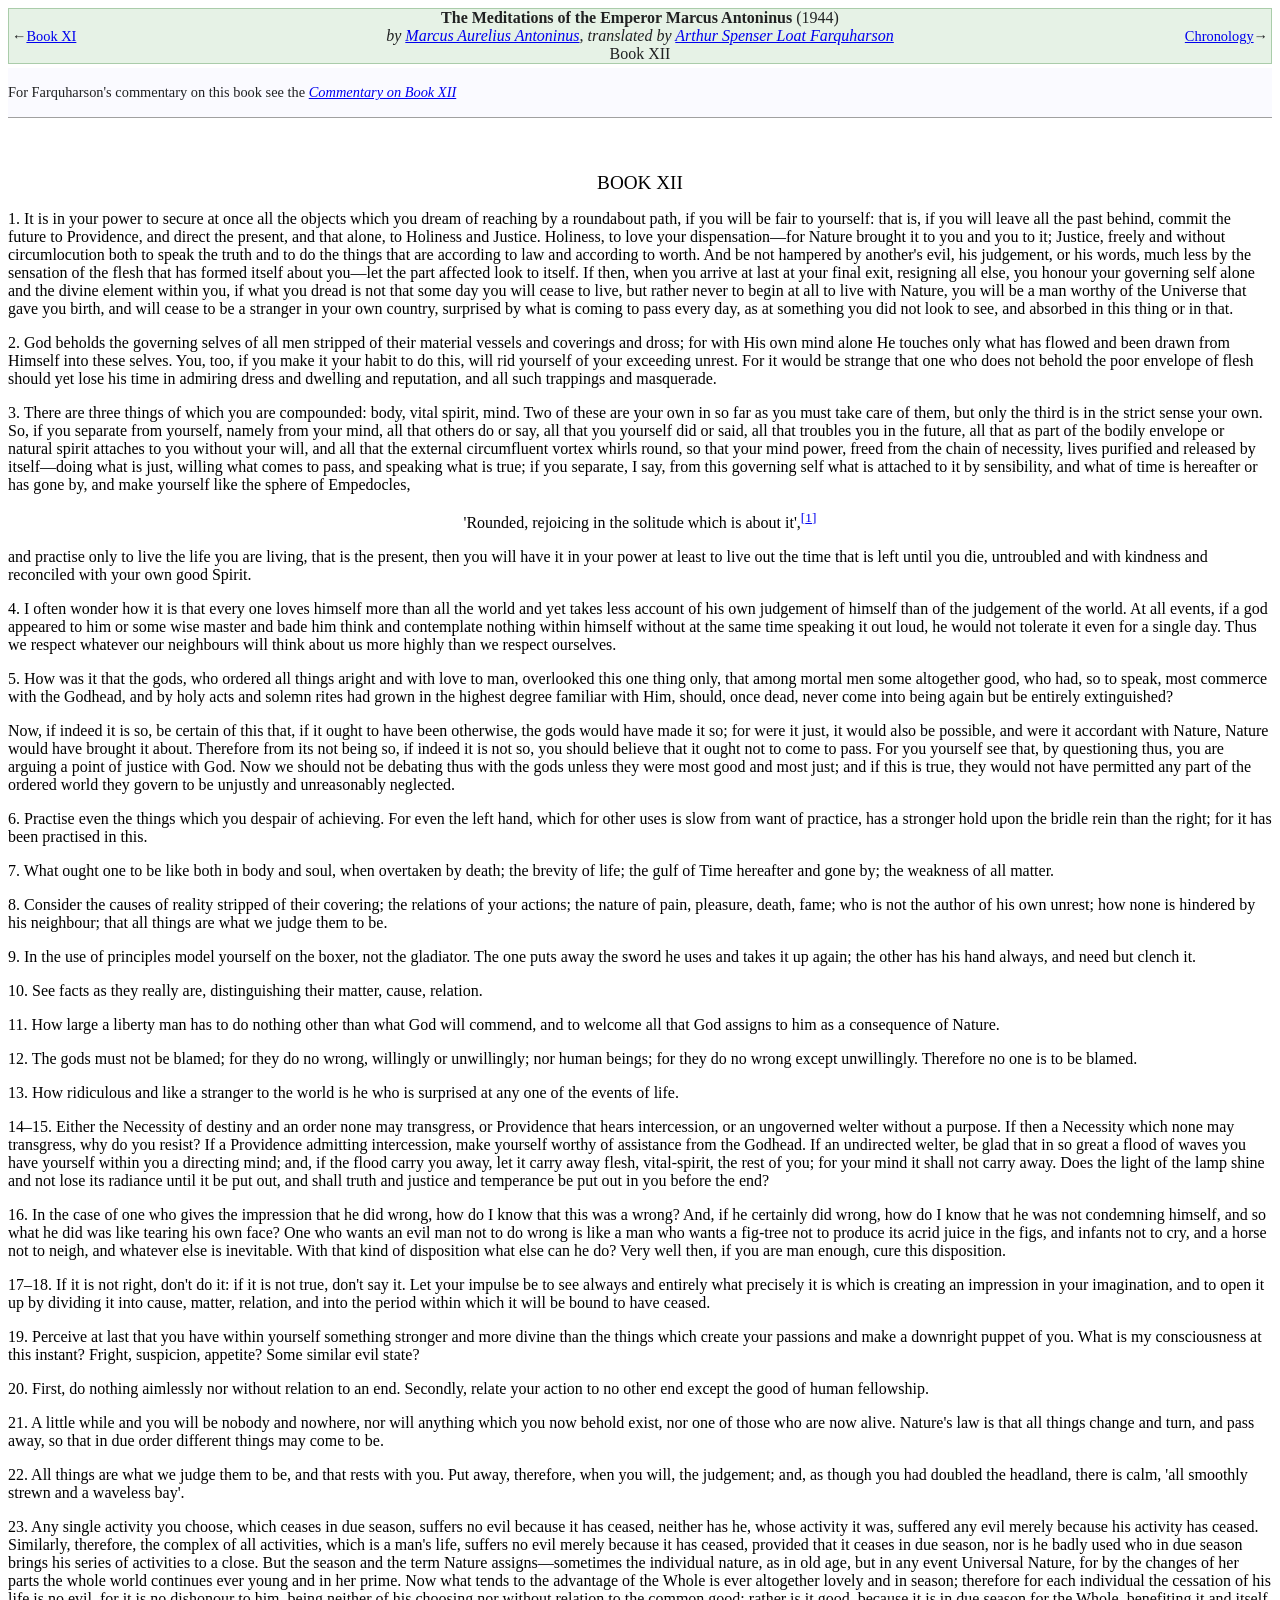
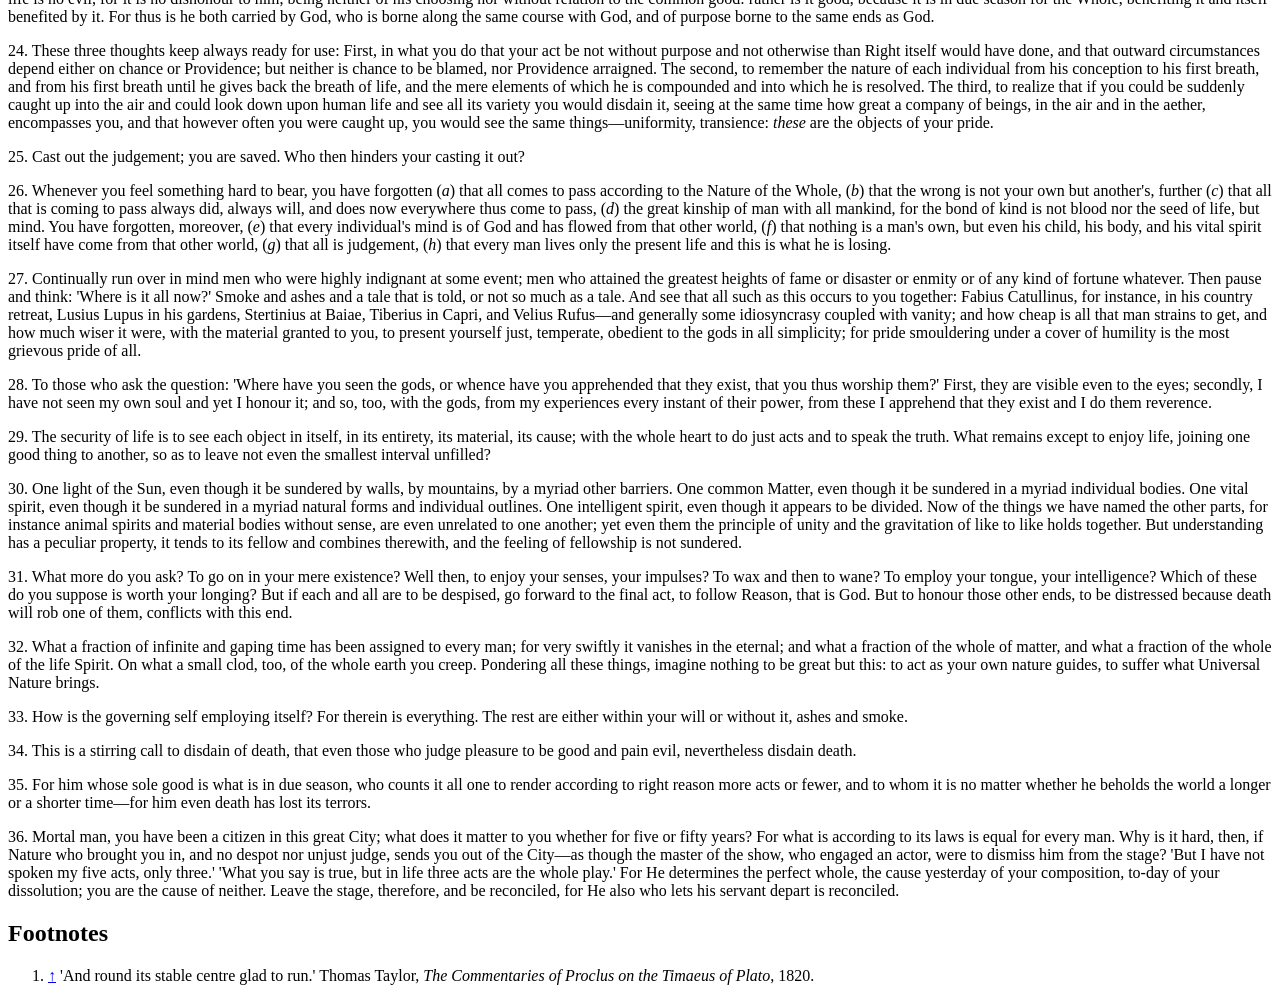
<file: raw/farquharson_book_12.html>
<!DOCTYPE html>
<html prefix="dc: http://purl.org/dc/terms/ mw: http://mediawiki.org/rdf/" about="//en.wikisource.org/wiki/Special:Redirect/revision/9064957"><head prefix="mwr: //en.wikisource.org/wiki/Special:Redirect/"><meta charset="utf-8"/><link rel="dc:replaces" resource="mwr:revision/9063643"/><meta property="mw:revisionSHA1" content="cdnxo7jpf8btw5a26i1t8hamrvs662c"/><meta property="dc:modified" content="2019-01-23T17:02:47Z"/><meta property="mw:pageNamespace" content="0"/><meta property="mw:pageId" content="2650480"/><meta property="mw:htmlVersion" content="2.8.0"/><meta property="mw:html:version" content="2.8.0"/><base href="//en.wikisource.org/wiki/"/><link rel="dc:isVersionOf" href="//en.wikisource.org/wiki/The_Meditations_of_the_Emperor_Marcus_Antoninus/Book_12"/><title>The Meditations of the Emperor Marcus Antoninus/Book 12</title><meta property="mw:jsConfigVars" content='{"wgParsoidHtmlVersion":"2.8.0"}'/><meta property="mw:generalModules" content="ext.cite.ux-enhancements"/><meta property="mw:moduleStyles" content="ext.cite.parsoid.styles|ext.cite.styles"/><link rel="stylesheet" href="/w/load.php?lang=en&amp;modules=ext.cite.parsoid.styles%7Cext.cite.styles%7Cmediawiki.skinning.content.parsoid%7Cmediawiki.skinning.interface%7Csite.styles&amp;only=styles&amp;skin=vector"/><meta http-equiv="content-language" content="en"/><meta http-equiv="vary" content="Accept"/><meta http-equiv="x-mediawiki-render-id" content="3b1f2130-cd18-11f1-89ae-1ba30b42e125"/></head><body class="mw-content-ltr sitedir-ltr ltr mw-body-content mediawiki mw-parser-output parsoid-body" lang="en" dir="ltr" data-mw-parsoid-version="0.24.0.0-alpha27" data-mw-html-version="2.8.0"><section data-mw-section-id="0" id="mwAQ"><div class="ws-noexport" about="#mwt1" typeof="mw:Transclusion" data-mw='{"parts":[{"template":{"target":{"wt":"header\n ","href":"./Template:Header"},"params":{"title":{"wt":"The Meditations of the Emperor Marcus Antoninus"},"author":{"wt":"Marcus Aurelius Antoninus"},"translator":{"wt":"Arthur Spenser Loat Farquharson"},"section":{"wt":"Book XII"},"previous":{"wt":"[[../Book 11|Book XI]]"},"next":{"wt":"[[../Chronology|Chronology]]"},"year":{"wt":"1944"},"notes":{"wt":"For Farquharson&apos;s commentary on this book see the &apos;&apos;[[../Commentary on Book 12|Commentary on Book XII]]&apos;&apos;"},"wikipedia":{"wt":""},"categories":{"wt":""}},"i":0}}]}' id="mwAg"><span class="mw-empty-elt"><style data-mw-deduplicate="TemplateStyles:r15431460" typeof="mw:Extension/templatestyles" about="#mwt2" data-mw='{"name":"templatestyles","attrs":{"src":"Header/styles.css"},"body":{"extsrc":""}}'>.mw-parser-output .wst-header .wst-header-mainblock{border:1px solid var(--border-color-success,#ACA);background-color:var(--background-color-success-subtle,#E6F2E6);color:var(--color-base,#202122)}.mw-parser-output .wst-header .wst-header-notes{border-bottom:1px solid var(--border-color-notice,#A0A0A0);background-color:var(--background-color-neutral,#FAFAFF);color:var(--color-base,#202122)}.mw-parser-output .wst-header .contributor-text{font-style:italic}.mw-parser-output .wst-header #header-title-text,.mw-parser-output .wst-header .wst-header-title-text{font-weight:bold}.mw-parser-output .wst-header #ws-data{display:none}.mw-parser-output .wst-header #ws-data.ws-data-show{display:block}</style></span></div><span class="mw-empty-elt" about="#mwt1"><style data-mw-deduplicate="TemplateStyles:r15675465" typeof="mw:Extension/templatestyles" about="#mwt3" data-mw='{"name":"templatestyles","attrs":{"src":"Header structure/styles.css"},"body":{"extsrc":""}}'>.mw-parser-output .wst-header-mainblock{margin:4px auto 4px auto;padding:0 3px;display:flex;align-items:center}.mw-parser-output .wst-header-back,.mw-parser-output .wst-header-forward{display:flex;flex:1 4 100%;min-width:min-content;align-items:center;font-size:.9em}.mw-parser-output .wst-header-nav-empty{visibility:hidden}.mw-parser-output .wst-header-back{justify-content:flex-start;text-align:left}.mw-parser-output .wst-header-central-cell{flex:4 1 100%;max-width:max-content;text-align:center}.mw-parser-output .wst-header-forward{justify-content:flex-end;text-align:right}@media(max-width:768px){.mw-parser-output .wst-header-mainblock{flex-wrap:wrap}.mw-parser-output .wst-header-central-cell{flex:0 0 100%;order:-2;width:auto}.mw-parser-output .wst-header-back,.mw-parser-output .wst-header-forward{width:auto}}.mw-parser-output .wst-header-notes{display:inline-block;border-collapse:collapse;border-spacing:0;empty-cells:hide;font-size:.9em;line-height:1.4;margin:0 auto 4px auto;width:100%}.mw-parser-output .wst-header-left{float:left}</style></span><div class="ws-header wst-header-structure wst-unknown wst-header ws-header ws-noexport noprint dynlayout-exempt " about="#mwt1" id="mwAw"><div class="wst-header-mainblock wst-unknown-mainblock headertemplate"><div class="wst-header-back searchaux wst-unknown-back"><div class="wst-header-back-arrow">←</div><div class="wst-header-back-link"><a rel="mw:WikiLink" href="./The_Meditations_of_the_Emperor_Marcus_Antoninus/Book_11" title="The Meditations of the Emperor Marcus Antoninus/Book 11">Book XI</a></div></div><div class="wst-header-central-cell wst-unknown-central-cell"><span class="wst-header-title wst-unknown-title"><span class="wst-header-title-text">The Meditations of the Emperor Marcus Antoninus</span> (<span class="wst-header-year-text">1944</span>)<br class="wst-header-title-break"/><span class="contributor-text">by<span typeof="mw:Entity"> </span><span class="fn"><a rel="mw:WikiLink" href="./Author:Marcus_Aurelius_Antoninus" title="Author:Marcus Aurelius Antoninus">Marcus Aurelius Antoninus</a></span></span>, <span class="contributor-text">translated by<span typeof="mw:Entity"> </span><span class="fn"><a rel="mw:WikiLink" href="./Author:Arthur_Spenser_Loat_Farquharson" title="Author:Arthur Spenser Loat Farquharson">Arthur Spenser Loat Farquharson</a></span></span><div class="header-section-text">Book XII</div></span></div><div class="wst-header-forward searchaux wst-unknown-forward"><div class="wst-header-forward-link"><a rel="mw:WikiLink" href="./The_Meditations_of_the_Emperor_Marcus_Antoninus/Chronology" title="The Meditations of the Emperor Marcus Antoninus/Chronology">Chronology</a></div><div class="wst-header-forward-arrow">→</div></div></div><div class="wst-header-notes header_notes searchaux wst-unknown-notes"><div class="wst-header-content header_notes_content wst-header-notes-content wst-unknown-notes-content">
<p>For Farquharson's commentary on this book see the <i><a rel="mw:WikiLink" href="./The_Meditations_of_the_Emperor_Marcus_Antoninus/Commentary_on_Book_12" title="The Meditations of the Emperor Marcus Antoninus/Commentary on Book 12">Commentary on Book XII</a></i></p>
</div></div><div class="ws-noexport" id="ws-data" style="speak:none"><span id="ws-author">Marcus Aurelius Antoninus</span><span id="ws-article-id">2650480</span><span id="ws-title">The Meditations of the Emperor Marcus Antoninus — Book XII</span><span id="ws-year">1944</span><span id="ws-translator">Arthur Spenser Loat Farquharson</span></div><span class="mw-empty-elt"><link rel="mw:PageProp/Category" href="./Category:Subpages"/><link rel="mw:PageProp/Category" href="./Category:Pages_with_translator"/><link rel="mw:PageProp/Category" href="./Category:Headers_applying_DefaultSort_key"/></span></div>
<p id="mwBA"><span style="display:none" id="dynamic_layout_overrider" about="#mwt4" typeof="mw:Transclusion" data-mw='{"parts":[{"template":{"target":{"wt":"default layout","href":"./Template:Default_layout"},"params":{"1":{"wt":"Layout 2"}},"i":0}}]}'>Layout 2</span></p>

<div class="prp-pages-output" lang="en" typeof="mw:Extension/pages" about="#mwt36" data-mw='{"name":"pages","attrs":{"index":"Meditations of the Emperor Marcus Antoninus - Volume 1 - Farquharson 1944.pdf","include":"327,329,331,333,335,337,339,341,343","fromsection":"book12","tosection":"book12"}}' id="mwBQ"><p id="mwBg"><span id="mwBw"><span class="pagenum ws-pagenum" id="235" data-page-number="235" data-page-name="Page:Meditations of the Emperor Marcus Antoninus - Volume 1 - Farquharson 1944.pdf/327" data-page-index="327" data-page-quality="3" title="Page:Meditations_of_the_Emperor_Marcus_Antoninus_-_Volume_1_-_Farquharson_1944.pdf/327" about="#mwt5" typeof="mw:Transclusion" data-mw='{"parts":[{"template":{"target":{"wt":":MediaWiki:Proofreadpage_pagenum_template","href":"./MediaWiki:Proofreadpage_pagenum_template"},"params":{"page":{"wt":"Page:Meditations of the Emperor Marcus Antoninus - Volume 1 - Farquharson 1944.pdf/327"},"num":{"wt":"235"},"formatted":{"wt":"235"},"quality":{"wt":"3"}},"i":0}}]}'><span id="pageindex_327" class="pagenum-inner ws-noexport"><span typeof="mw:Entity" id="mwCA">​</span></span></span></span></p><span class="mw-empty-elt" about="#mwt6" typeof="mw:Transclusion" data-mw='{"parts":[{"template":{"target":{"wt":"#lst:Page:Meditations of the Emperor Marcus Antoninus - Volume 1 - Farquharson 1944.pdf/327","function":"lst"},"params":{"1":{"wt":"book12"},"2":{"wt":""}},"i":0}},"&lt;pageseparator />&lt;span>",{"template":{"target":{"wt":":MediaWiki:Proofreadpage_pagenum_template","href":"./MediaWiki:Proofreadpage_pagenum_template"},"params":{"page":{"wt":"Page:Meditations of the Emperor Marcus Antoninus - Volume 1 - Farquharson 1944.pdf/329"},"num":{"wt":"237"},"formatted":{"wt":"237"},"quality":{"wt":"3"}},"i":1}},"&lt;/span>",{"template":{"target":{"wt":":Page:Meditations of the Emperor Marcus Antoninus - Volume 1 - Farquharson 1944.pdf/329","href":"./Page:Meditations_of_the_Emperor_Marcus_Antoninus_-_Volume_1_-_Farquharson_1944.pdf/329"},"params":{},"i":2}},"&lt;pageseparator />&lt;span>",{"template":{"target":{"wt":":MediaWiki:Proofreadpage_pagenum_template","href":"./MediaWiki:Proofreadpage_pagenum_template"},"params":{"page":{"wt":"Page:Meditations of the Emperor Marcus Antoninus - Volume 1 - Farquharson 1944.pdf/331"},"num":{"wt":"239"},"formatted":{"wt":"239"},"quality":{"wt":"3"}},"i":3}},"&lt;/span>",{"template":{"target":{"wt":":Page:Meditations of the Emperor Marcus Antoninus - Volume 1 - Farquharson 1944.pdf/331","href":"./Page:Meditations_of_the_Emperor_Marcus_Antoninus_-_Volume_1_-_Farquharson_1944.pdf/331"},"params":{},"i":4}}]}' id="mwCQ"><style data-mw-deduplicate="TemplateStyles:r15620827" typeof="mw:Extension/templatestyles" about="#mwt7" data-mw='{"name":"templatestyles","attrs":{"src":"center/styles.css"}}' id="mwCg">.mw-parser-output .wst-center{text-align:center;margin:0 auto}.mw-parser-output .wst-center.wst-center-nomargin>p{margin-top:0;margin-bottom:0}</style></span><div class="wst-center tiInherit  " about="#mwt6" id="mwCw">
<p id="mwDA"><span style="font-size:120%;" id="mwDQ">BOOK XII</span></p>
</div><span about="#mwt6" id="mwDg">

</span><p about="#mwt6" id="mwDw">1. It is in your power to secure at once all the objects which you dream of reaching by a roundabout path, if you will be fair to yourself: that is, if you will leave all the past behind, commit the future to Providence, and direct the present, and that alone, to Holiness and Justice. Holiness, to love your dispensation—for Nature brought it to you and you to it; Justice, freely and without circumlocution both to speak the truth and to do the things that are according to law and according to worth. And be not hampered by another's evil, his judgement, or his words, much less by the sensation of the flesh that has <span id="mwEA"><span class="pagenum ws-pagenum" id="237" data-page-number="237" data-page-name="Page:Meditations of the Emperor Marcus Antoninus - Volume 1 - Farquharson 1944.pdf/329" data-page-index="329" data-page-quality="3" title="Page:Meditations_of_the_Emperor_Marcus_Antoninus_-_Volume_1_-_Farquharson_1944.pdf/329"><span id="pageindex_329" class="pagenum-inner ws-noexport"><span typeof="mw:Entity" id="mwEQ">​</span></span></span></span>formed itself about you—let the part affected look to itself. If then, when you arrive at last at your final exit, resigning all else, you honour your governing self alone and the divine element within you, if what you dread is not that some day you will cease to live, but rather never to begin at all to live with Nature, you will be a man worthy of the Universe that gave you birth, and will cease to be a stranger in your own country, surprised by what is coming to pass every day, as at something you did not look to see, and absorbed in this thing or in that. </p><span about="#mwt6" id="mwEg">

</span><p about="#mwt6" id="mwEw">2. God beholds the governing selves of all men stripped of their material vessels and coverings and dross; for with His own mind alone He touches only what has flowed and been drawn from Himself into these selves. You, too, if you make it your habit to do this, will rid yourself of your exceeding unrest. For it would be strange that one who does not behold the poor envelope of flesh should yet lose his time in admiring dress and dwelling and reputation, and all such trappings and masquerade. </p><span about="#mwt6" id="mwFA">

</span><p about="#mwt6" id="mwFQ">3. There are three things of which you are compounded: body, vital spirit, mind. Two of these are your own in so far as you must take care of them, but only the third is in the strict sense your own. So, if you separate from yourself, namely from your mind, all that others do or say, all that you yourself did or said, all that troubles you in the future, all that as part of the bodily envelope or natural spirit attaches to you without your will, and all that the external circumfluent vortex whirls round, so that your mind power, freed from the chain of necessity, lives purified and released by itself—doing what is just, willing what comes to pass, and speaking what is true; if you separate, I say, from this governing self what is attached to it by sensibility, and what of time is hereafter <span id="mwFg"><span class="pagenum ws-pagenum" id="239" data-page-number="239" data-page-name="Page:Meditations of the Emperor Marcus Antoninus - Volume 1 - Farquharson 1944.pdf/331" data-page-index="331" data-page-quality="3" title="Page:Meditations_of_the_Emperor_Marcus_Antoninus_-_Volume_1_-_Farquharson_1944.pdf/331"><span id="pageindex_331" class="pagenum-inner ws-noexport"><span typeof="mw:Entity" id="mwFw">​</span></span></span></span>or has gone by, and make yourself like the sphere of Empedocles, </p><span about="#mwt6" id="mwGA">

</span><link rel="mw-deduplicated-inline-style" href="mw-data:TemplateStyles:r15620827" about="#mwt6" typeof="mw:Extension/templatestyles" data-mw='{"name":"templatestyles","attrs":{"src":"center/styles.css"}}' id="mwGQ"/><div class="wst-center tiInherit  " about="#mwt6" id="mwGg">
<p id="mwGw">'Rounded, rejoicing in the solitude which is about it',<sup about="#mwt13" class="mw-ref reference" id="cite_ref-1" rel="dc:references" typeof="mw:Extension/ref" data-mw='{"name":"ref","attrs":{},"body":{"id":"mw-reference-text-cite_note-1"}}'><a href="./The_Meditations_of_the_Emperor_Marcus_Antoninus/Book_12#cite_note-1" id="mwHA"><span class="mw-reflink-text" id="mwHQ"><span class="cite-bracket" id="mwHg">[</span>1<span class="cite-bracket" id="mwHw">]</span></span></a></sup></p>
</div><span about="#mwt6" id="mwIA">

</span><p about="#mwt6" id="mwIQ">and practise only to live the life you are living, that is the present, then you will have it in your power at least to live out the time that is left until you die, untroubled and with kindness and reconciled with your own good Spirit. </p><span about="#mwt6" id="mwIg">

</span><p about="#mwt6" id="mwIw">4. I often wonder how it is that every one loves himself more than all the world and yet takes less account of his own judgement of himself than of the judgement of the world. At all events, if a god appeared to him or some wise master and bade him think and contemplate nothing within himself without at the same time speaking it out loud, he would not tolerate it even for a single day. Thus we respect whatever our neighbours will think about us more highly than we respect ourselves. </p><span about="#mwt6" id="mwJA">

</span><p about="#mwt6" id="mwJQ">5. How was it that the gods, who ordered all things aright and with love to man, overlooked this one thing only, that among mortal men some altogether good, who had, so to speak, most commerce with the Godhead, and by holy acts and solemn rites had grown in the highest degree familiar with Him, should, once dead, never come into being again but be entirely extinguished? </p><span about="#mwt6" id="mwJg">

</span><p about="#mwt6" id="mwJw">Now, if indeed it is so, be certain of this that, if it ought to have been otherwise, the gods would have made it so; for were it just, it would also be possible, and were it accordant with Nature, Nature would have brought it about. Therefore from its not being so, if indeed it is not so, you should believe that it ought not to come to pass. For you yourself see that, by questioning thus, you are arguing a point of justice with God. Now we should not be debating thus with the gods unless they were most 
good and most just; and if this is true, they would not have permitted any part of the ordered world they govern to be unjustly and unreasonably neglected. </p><span about="#mwt6" id="mwKA">
</span><div class="__nop wst-nop" about="#mwt6" id="mwKQ"></div><p about="#mwt16" typeof="mw:Transclusion" data-mw='{"parts":["&lt;pageseparator />&lt;span>",{"template":{"target":{"wt":":MediaWiki:Proofreadpage_pagenum_template","href":"./MediaWiki:Proofreadpage_pagenum_template"},"params":{"page":{"wt":"Page:Meditations of the Emperor Marcus Antoninus - Volume 1 - Farquharson 1944.pdf/333"},"num":{"wt":"241"},"formatted":{"wt":"241"},"quality":{"wt":"3"}},"i":0}},"&lt;/span>",{"template":{"target":{"wt":":Page:Meditations of the Emperor Marcus Antoninus - Volume 1 - Farquharson 1944.pdf/333","href":"./Page:Meditations_of_the_Emperor_Marcus_Antoninus_-_Volume_1_-_Farquharson_1944.pdf/333"},"params":{},"i":1}},"&lt;pageseparator />&lt;span>",{"template":{"target":{"wt":":MediaWiki:Proofreadpage_pagenum_template","href":"./MediaWiki:Proofreadpage_pagenum_template"},"params":{"page":{"wt":"Page:Meditations of the Emperor Marcus Antoninus - Volume 1 - Farquharson 1944.pdf/335"},"num":{"wt":"243"},"formatted":{"wt":"243"},"quality":{"wt":"3"}},"i":2}},"&lt;/span>",{"template":{"target":{"wt":":Page:Meditations of the Emperor Marcus Antoninus - Volume 1 - Farquharson 1944.pdf/335","href":"./Page:Meditations_of_the_Emperor_Marcus_Antoninus_-_Volume_1_-_Farquharson_1944.pdf/335"},"params":{},"i":3}}]}' id="mwKg"> <span id="mwKw"><span class="pagenum ws-pagenum" id="241" data-page-number="241" data-page-name="Page:Meditations of the Emperor Marcus Antoninus - Volume 1 - Farquharson 1944.pdf/333" data-page-index="333" data-page-quality="3" title="Page:Meditations_of_the_Emperor_Marcus_Antoninus_-_Volume_1_-_Farquharson_1944.pdf/333"><span id="pageindex_333" class="pagenum-inner ws-noexport"><span typeof="mw:Entity" id="mwLA">​</span></span></span></span>6. Practise even the things which you despair of achieving. For even the left hand, which for other uses is slow from want of practice, has a stronger hold upon the bridle rein than the right; for it has been practised in this. </p><span about="#mwt16" id="mwLQ">

</span><p about="#mwt16" id="mwLg">7. What ought one to be like both in body and soul, when overtaken by death; the brevity of life; the gulf of Time hereafter and gone by; the weakness of all matter. </p><span about="#mwt16" id="mwLw">

</span><p about="#mwt16" id="mwMA">8. Consider the causes of reality stripped of their covering; the relations of your actions; the nature of pain, pleasure, death, fame; who is not the author of his own unrest; how none is hindered by his neighbour; that all things are what we judge them to be. </p><span about="#mwt16" id="mwMQ">

</span><p about="#mwt16" id="mwMg">9. In the use of principles model yourself on the boxer, not the gladiator. The one puts away the sword he uses and takes it up again; the other has his hand always, and need but clench it. </p><span about="#mwt16" id="mwMw">

</span><p about="#mwt16" id="mwNA">10. See facts as they really are, distinguishing their matter, cause, relation. </p><span about="#mwt16" id="mwNQ">

</span><p about="#mwt16" id="mwNg">11. How large a liberty man has to do nothing other than what God will commend, and to welcome all that God assigns to him as a consequence of Nature. </p><span about="#mwt16" id="mwNw">

</span><p about="#mwt16" id="mwOA">12. The gods must not be blamed; for they do no wrong, willingly or unwillingly; nor human beings; for they do no wrong except unwillingly. Therefore no one is to be blamed. </p><span about="#mwt16" id="mwOQ">

</span><p about="#mwt16" id="mwOg">13. How ridiculous and like a stranger to the world is he who is surprised at any one of the events of life. </p><span about="#mwt16" id="mwOw">

</span><p about="#mwt16" id="mwPA">14–15. Either the Necessity of destiny and an order none may transgress, or Providence that hears intercession, or an ungoverned welter without a purpose. If then a Necessity which none may transgress, why do you resist? If a Providence admitting intercession, make yourself worthy of assistance from the Godhead. If an <span id="mwPQ"><span class="pagenum ws-pagenum" id="243" data-page-number="243" data-page-name="Page:Meditations of the Emperor Marcus Antoninus - Volume 1 - Farquharson 1944.pdf/335" data-page-index="335" data-page-quality="3" title="Page:Meditations_of_the_Emperor_Marcus_Antoninus_-_Volume_1_-_Farquharson_1944.pdf/335"><span id="pageindex_335" class="pagenum-inner ws-noexport"><span typeof="mw:Entity" id="mwPg">​</span></span></span></span>undirected welter, be glad that in so great a flood of waves you have yourself within you a directing mind; and, if the flood carry you away, let it carry away flesh, vital-spirit, the rest of you; for your mind it shall not carry away. Does the light of the lamp shine and not lose its radiance until it be put out, and shall truth and justice and temperance be put out in you before the end? </p><span about="#mwt16" id="mwPw">

</span><p about="#mwt16" id="mwQA">16. In the case of one who gives the impression that he did wrong, how do I know that this was a wrong? And, if he certainly did wrong, how do I know that he was not condemning himself, and so what he did was like tearing his own face? One who wants an evil man not to do wrong is like a man who wants a fig-tree not to produce its acrid juice in the figs, and infants not to cry, and a horse not to neigh, and whatever else is inevitable. With that kind of disposition what else can he do? Very well then, if you are man enough, cure this disposition. </p><span about="#mwt16" id="mwQQ">

</span><p about="#mwt16" id="mwQg">17–18. If it is not right, don't do it: if it is not true, don't say it. Let your impulse be to see always and entirely what precisely it is which is creating an impression in your imagination, and to open it up by dividing it into cause, matter, relation, and into the period within which it will be bound to have ceased. </p><span about="#mwt16" id="mwQw">

</span><p about="#mwt16" id="mwRA">19. Perceive at last that you have within yourself something stronger and more divine than the things which create your passions and make a downright puppet of you. What is my consciousness at this instant? Fright, suspicion, appetite? Some similar evil state? </p><span about="#mwt16" id="mwRQ">

</span><p about="#mwt16" id="mwRg">20. First, do nothing aimlessly nor without relation to an end. Secondly, relate your action to no other end except the good of human fellowship. </p><span about="#mwt16" id="mwRw">

</span><p about="#mwt16" id="mwSA">21. A little while and you will be nobody and nowhere, nor will anything which you now behold exist, nor one of those who are now alive. Nature's law is that all things change and turn, and pass away, so that in due order different things may come to be. </p><span about="#mwt16" id="mwSQ">
</span><div class="__nop wst-nop" about="#mwt16" id="mwSg"></div><p about="#mwt20" typeof="mw:Transclusion" data-mw='{"parts":["&lt;pageseparator />&lt;span>",{"template":{"target":{"wt":":MediaWiki:Proofreadpage_pagenum_template","href":"./MediaWiki:Proofreadpage_pagenum_template"},"params":{"page":{"wt":"Page:Meditations of the Emperor Marcus Antoninus - Volume 1 - Farquharson 1944.pdf/337"},"num":{"wt":"245"},"formatted":{"wt":"245"},"quality":{"wt":"3"}},"i":0}},"&lt;/span>",{"template":{"target":{"wt":":Page:Meditations of the Emperor Marcus Antoninus - Volume 1 - Farquharson 1944.pdf/337","href":"./Page:Meditations_of_the_Emperor_Marcus_Antoninus_-_Volume_1_-_Farquharson_1944.pdf/337"},"params":{},"i":1}},"&lt;pageseparator />&lt;span>",{"template":{"target":{"wt":":MediaWiki:Proofreadpage_pagenum_template","href":"./MediaWiki:Proofreadpage_pagenum_template"},"params":{"page":{"wt":"Page:Meditations of the Emperor Marcus Antoninus - Volume 1 - Farquharson 1944.pdf/339"},"num":{"wt":"247"},"formatted":{"wt":"247"},"quality":{"wt":"3"}},"i":2}},"&lt;/span>",{"template":{"target":{"wt":":Page:Meditations of the Emperor Marcus Antoninus - Volume 1 - Farquharson 1944.pdf/339","href":"./Page:Meditations_of_the_Emperor_Marcus_Antoninus_-_Volume_1_-_Farquharson_1944.pdf/339"},"params":{},"i":3}},"&lt;pageseparator />&lt;span>",{"template":{"target":{"wt":":MediaWiki:Proofreadpage_pagenum_template","href":"./MediaWiki:Proofreadpage_pagenum_template"},"params":{"page":{"wt":"Page:Meditations of the Emperor Marcus Antoninus - Volume 1 - Farquharson 1944.pdf/341"},"num":{"wt":"249"},"formatted":{"wt":"249"},"quality":{"wt":"3"}},"i":4}},"&lt;/span>",{"template":{"target":{"wt":":Page:Meditations of the Emperor Marcus Antoninus - Volume 1 - Farquharson 1944.pdf/341","href":"./Page:Meditations_of_the_Emperor_Marcus_Antoninus_-_Volume_1_-_Farquharson_1944.pdf/341"},"params":{},"i":5}}]}' id="mwSw"> <span id="mwTA"><span class="pagenum ws-pagenum" id="245" data-page-number="245" data-page-name="Page:Meditations of the Emperor Marcus Antoninus - Volume 1 - Farquharson 1944.pdf/337" data-page-index="337" data-page-quality="3" title="Page:Meditations_of_the_Emperor_Marcus_Antoninus_-_Volume_1_-_Farquharson_1944.pdf/337"><span id="pageindex_337" class="pagenum-inner ws-noexport"><span typeof="mw:Entity" id="mwTQ">​</span></span></span></span>22. All things are what we judge them to be, and that rests with you. Put away, therefore, when you will, the judgement; and, as though you had doubled the headland, there is calm, 'all smoothly strewn and a waveless bay'. </p><span about="#mwt20" id="mwTg">

</span><p about="#mwt20" id="mwTw">23. Any single activity you choose, which ceases in due season, suffers no evil because it has ceased, neither has he, whose activity it was, suffered any evil merely because his activity has ceased. Similarly, therefore, the complex of all activities, which is a man's life, suffers no evil merely because it has ceased, provided that it ceases in due season, nor is he badly used who in due season brings his series of activities to a close. But the season and the term Nature assigns—sometimes the individual nature, as in old age, but in any event Universal Nature, for by the changes of her parts the whole world continues ever young and in her prime. Now what tends to the advantage of the Whole is ever altogether lovely and in season; therefore for each individual the cessation of his life is no evil, for it is no dishonour to him, being neither of his choosing nor without relation to the common good: rather is it good, because it is in due season for the Whole, benefiting it and itself benefited by it. For thus is he both carried by God, who is borne along the same course with God, and of purpose borne to the same ends as God. </p><span about="#mwt20" id="mwUA">

</span><p about="#mwt20" id="mwUQ">24. These three thoughts keep always ready for use: First, in what you do that your act be not without purpose and not otherwise than Right itself would have done, and that outward circumstances depend either on chance or Providence; but neither is chance to be blamed, nor Providence arraigned. The second, to remember the nature of each individual from his conception to his first breath, and from his first breath until he gives back the breath of life, and the mere elements of which he is compounded and into which he is resolved. The third, to realize that if you could be suddenly caught up into the air and could look down upon human life and see all its variety you would disdain it, seeing at the same time how great a company of beings, in the air and in the aether, encompasses you, and that however often you were <span id="mwUg"><span class="pagenum ws-pagenum" id="247" data-page-number="247" data-page-name="Page:Meditations of the Emperor Marcus Antoninus - Volume 1 - Farquharson 1944.pdf/339" data-page-index="339" data-page-quality="3" title="Page:Meditations_of_the_Emperor_Marcus_Antoninus_-_Volume_1_-_Farquharson_1944.pdf/339"><span id="pageindex_339" class="pagenum-inner ws-noexport"><span typeof="mw:Entity" id="mwUw">​</span></span></span></span>caught up, you would see the same things—uniformity, transience: <i id="mwVA">these</i> are the objects of your pride. </p><span about="#mwt20" id="mwVQ">

</span><p about="#mwt20" id="mwVg">25. Cast out the judgement; you are saved. Who then hinders your casting it out? </p><span about="#mwt20" id="mwVw">

</span><p about="#mwt20" id="mwWA">26. Whenever you feel something hard to bear, you have forgotten (<i id="mwWQ">a</i>) that all comes to pass according to the Nature of the Whole, (<i id="mwWg">b</i>) that the wrong is not your own but another's, further (<i id="mwWw">c</i>) that all that is coming to pass always did, always will, and does now everywhere thus come to pass, (<i id="mwXA">d</i>) the great kinship of man with all mankind, for the bond of kind is not blood nor the seed of life, but mind. You have forgotten, moreover, (<i id="mwXQ">e</i>) that every individual's mind is of God and has flowed from that other world, (<i id="mwXg">f</i>) that nothing is a man's own, but even his child, his body, and his vital spirit itself have come from that other world, (<i id="mwXw">g</i>) that all is judgement, (<i id="mwYA">h</i>) that every man lives only the present life and this is what he is losing. </p><span about="#mwt20" id="mwYQ">

</span><p about="#mwt20" id="mwYg">27. Continually run over in mind men who were highly indignant at some event; men who attained the greatest heights of fame or disaster or enmity or of any kind of fortune whatever. Then pause and think: 'Where is it all now?' Smoke and ashes and a tale that is told, or not so much as a tale. And see that all such as this occurs to you together: Fabius Catullinus, for instance, in his country retreat, Lusius Lupus in his gardens, Stertinius at Baiae, Tiberius in Capri, and Velius Rufus—and generally some idiosyncrasy coupled with vanity; and how cheap is all that man strains to get, and how much wiser it were, with the material granted to you, to present yourself just, temperate, obedient to the gods in all simplicity; for pride smouldering under a cover of humility is the most grievous pride of all. </p><span about="#mwt20" id="mwYw">

</span><p about="#mwt20" id="mwZA">28. To those who ask the question: 'Where have you seen the gods, or whence have you apprehended that they exist, that you thus worship them?' First, they are visible even to the eyes; secondly, I have not seen my own soul and yet I honour it; and so, too, with the gods, <span id="mwZQ"><span class="pagenum ws-pagenum" id="249" data-page-number="249" data-page-name="Page:Meditations of the Emperor Marcus Antoninus - Volume 1 - Farquharson 1944.pdf/341" data-page-index="341" data-page-quality="3" title="Page:Meditations_of_the_Emperor_Marcus_Antoninus_-_Volume_1_-_Farquharson_1944.pdf/341"><span id="pageindex_341" class="pagenum-inner ws-noexport"><span typeof="mw:Entity" id="mwZg">​</span></span></span></span>from my experiences every instant of their power, from these I apprehend that they exist and I do them reverence. </p><span about="#mwt20" id="mwZw">

</span><p about="#mwt20" id="mwaA">29. The security of life is to see each object in itself, in its entirety, its material, its cause; with the whole heart to do just acts and to speak the truth. What remains except to enjoy life, joining one good thing to another, so as to leave not even the smallest interval unfilled? </p><span about="#mwt20" id="mwaQ">

</span><p about="#mwt20" id="mwag">30. One light of the Sun, even though it be sundered by walls, by mountains, by a myriad other barriers. One common Matter, even though it be sundered in a myriad individual bodies. One vital spirit, even though it be sundered in a myriad natural forms and individual outlines. One intelligent spirit, even though it appears to be divided. Now of the things we have named the other parts, for instance animal spirits and material bodies without sense, are even unrelated to one another; yet even them the principle of unity and the gravitation of like to like holds together. But understanding has a peculiar property, it tends to its fellow and combines therewith, and the feeling of fellowship is not sundered. </p><span about="#mwt20" id="mwaw">

</span><p about="#mwt20" id="mwbA">31. What more do you ask? To go on in your mere existence? Well then, to enjoy your senses, your impulses? To wax and then to wane? To employ your tongue, your intelligence? Which of these do you suppose is worth your longing? But if each and all are to be despised, go forward to the final act, to follow Reason, that is God. But to honour those other ends, to be distressed because death will rob one of them, conflicts with this end. </p><span about="#mwt20" id="mwbQ">

</span><p about="#mwt20" id="mwbg">32. What a fraction of infinite and gaping time has been assigned to every man; for very swiftly it vanishes in the eternal; and what a fraction of the whole of matter, and what a fraction of the whole of the life Spirit. On what a small clod, too, of the whole earth you creep. Pondering all these things, imagine nothing to be great but this: to act as your own nature guides, to suffer what Universal Nature brings. </p><span about="#mwt20" id="mwbw">
</span><div class="__nop wst-nop" about="#mwt20" id="mwcA"></div><p about="#mwt26" typeof="mw:Transclusion" data-mw='{"parts":["&lt;pageseparator />&lt;span>",{"template":{"target":{"wt":":MediaWiki:Proofreadpage_pagenum_template","href":"./MediaWiki:Proofreadpage_pagenum_template"},"params":{"page":{"wt":"Page:Meditations of the Emperor Marcus Antoninus - Volume 1 - Farquharson 1944.pdf/343"},"num":{"wt":"251"},"formatted":{"wt":"251"},"quality":{"wt":"3"}},"i":0}},"&lt;/span>",{"template":{"target":{"wt":"#lst:Page:Meditations of the Emperor Marcus Antoninus - Volume 1 - Farquharson 1944.pdf/343","function":"lst"},"params":{"1":{"wt":""},"2":{"wt":"book12"}},"i":1}}]}' id="mwcQ"> <span id="mwcg"><span class="pagenum ws-pagenum" id="251" data-page-number="251" data-page-name="Page:Meditations of the Emperor Marcus Antoninus - Volume 1 - Farquharson 1944.pdf/343" data-page-index="343" data-page-quality="3" title="Page:Meditations_of_the_Emperor_Marcus_Antoninus_-_Volume_1_-_Farquharson_1944.pdf/343"><span id="pageindex_343" class="pagenum-inner ws-noexport"><span typeof="mw:Entity" id="mwcw">​</span></span></span></span>33. How is the governing self employing itself? For therein is everything. The rest are either within your will or without it, ashes and smoke. </p><span about="#mwt26" id="mwdA">

</span><p about="#mwt26" id="mwdQ">34. This is a stirring call to disdain of death, that even those who judge pleasure to be good and pain evil, nevertheless disdain death. </p><span about="#mwt26" id="mwdg">

</span><p about="#mwt26" id="mwdw">35. For him whose sole good is what is in due season, who counts it all one to render according to right reason more acts or fewer, and to whom it is no matter whether he beholds the world a longer or a shorter time—for him even death has lost its terrors. </p><span about="#mwt26" id="mweA">

</span><p about="#mwt26" id="mweQ">36. Mortal man, you have been a citizen in this great City; what does it matter to you whether for five or fifty years? For what is according to its laws is equal for every man. Why is it hard, then, if Nature who brought you in, and no despot nor unjust judge, sends you out of the City—as though the master of the show, who engaged an actor, were to dismiss him from the stage? 'But I have not spoken my five acts, only three.' 'What you say is true, but in life three acts are the whole play.' For He determines the perfect whole, the cause yesterday of your composition, to-day of your dissolution; you are the cause of neither. Leave the stage, therefore, and be reconciled, for He also who lets his servant depart is reconciled. </p><span about="#mwt26" id="mweg">
</span><div class="__nop wst-nop" about="#mwt26" id="mwew"></div></div>

</section><section data-mw-section-id="1" id="mwfA"><h2 data-mw-wikitext="" id="Footnotes">Footnotes</h2>
<ol class="mw-references references" typeof="mw:Extension/references" about="#mwt37" data-mw='{"name":"references","attrs":{}}' id="mwfQ"><li about="#cite_note-1" id="cite_note-1" data-mw-footnote-number="1"><span class="mw-cite-backlink" id="mwfg"><a href="./The_Meditations_of_the_Emperor_Marcus_Antoninus/Book_12#cite_ref-1" rel="mw:referencedBy" id="mwfw"><span class="mw-linkback-text" id="mwgA">↑</span></a></span> <span id="mw-reference-text-cite_note-1" class="mw-reference-text reference-text">'And round its stable centre glad to run.' Thomas Taylor, <i id="mwgQ">The Commentaries of Proclus on the Timaeus of Plato</i>, 1820. </span></li>
</ol></section></body></html>
</file>
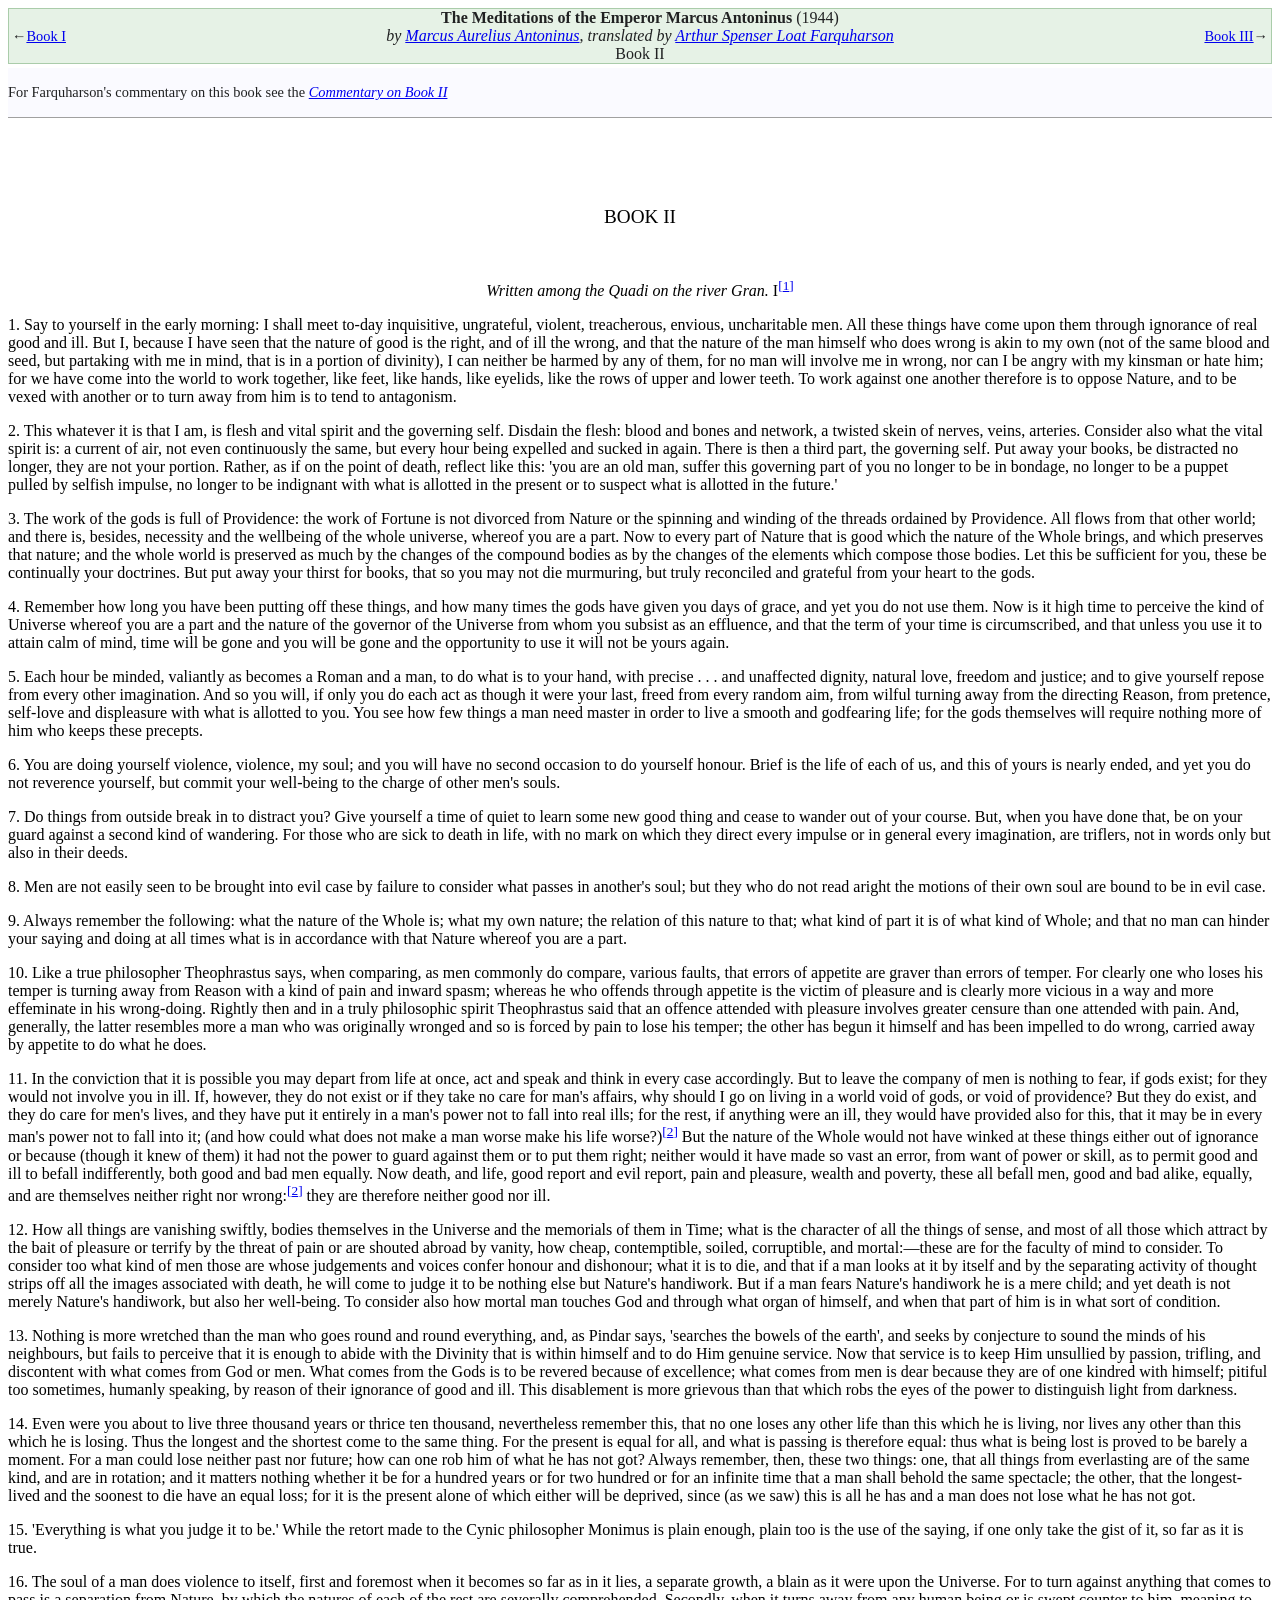
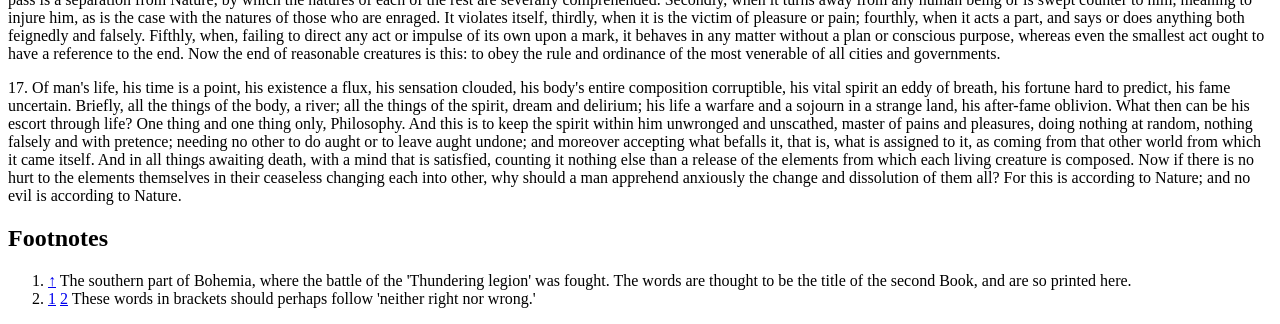
<file: raw/farquharson_book_2.html>
<!DOCTYPE html>
<html prefix="dc: http://purl.org/dc/terms/ mw: http://mediawiki.org/rdf/" about="//en.wikisource.org/wiki/Special:Redirect/revision/9063625"><head prefix="mwr: //en.wikisource.org/wiki/Special:Redirect/"><meta charset="utf-8"/><link rel="dc:replaces" resource="mwr:revision/9039536"/><meta property="mw:revisionSHA1" content="aqaac1q0cai0jyx3lgz6e367ydreysm"/><meta property="dc:modified" content="2019-01-22T22:12:48Z"/><meta property="mw:pageNamespace" content="0"/><meta property="mw:pageId" content="2650462"/><meta property="mw:htmlVersion" content="2.8.0"/><meta property="mw:html:version" content="2.8.0"/><base href="//en.wikisource.org/wiki/"/><link rel="dc:isVersionOf" href="//en.wikisource.org/wiki/The_Meditations_of_the_Emperor_Marcus_Antoninus/Book_2"/><title>The Meditations of the Emperor Marcus Antoninus/Book 2</title><meta property="mw:jsConfigVars" content='{"wgParsoidHtmlVersion":"2.8.0"}'/><meta property="mw:generalModules" content="ext.cite.ux-enhancements"/><meta property="mw:moduleStyles" content="ext.cite.parsoid.styles|ext.cite.styles"/><link rel="stylesheet" href="/w/load.php?lang=en&amp;modules=ext.cite.parsoid.styles%7Cext.cite.styles%7Cmediawiki.skinning.content.parsoid%7Cmediawiki.skinning.interface%7Csite.styles&amp;only=styles&amp;skin=vector"/><meta http-equiv="content-language" content="en"/><meta http-equiv="vary" content="Accept"/><meta http-equiv="x-mediawiki-render-id" content="343fe7ce-cd0f-11f1-8515-73cefebcc963"/></head><body class="mw-content-ltr sitedir-ltr ltr mw-body-content mediawiki mw-parser-output parsoid-body" lang="en" dir="ltr" data-mw-parsoid-version="0.24.0.0-alpha27" data-mw-html-version="2.8.0"><section data-mw-section-id="0" id="mwAQ"><div class="ws-noexport" about="#mwt1" typeof="mw:Transclusion" data-mw='{"parts":[{"template":{"target":{"wt":"header\n ","href":"./Template:Header"},"params":{"title":{"wt":"The Meditations of the Emperor Marcus Antoninus"},"author":{"wt":"Marcus Aurelius Antoninus"},"translator":{"wt":"Arthur Spenser Loat Farquharson"},"section":{"wt":"Book II"},"previous":{"wt":"[[../Book 1|Book I]]"},"next":{"wt":"[[../Book 3|Book III]]"},"year":{"wt":"1944"},"notes":{"wt":"For Farquharson&apos;s commentary on this book see the &apos;&apos;[[../Commentary on Book 2|Commentary on Book II]]&apos;&apos;"},"wikipedia":{"wt":""},"categories":{"wt":""}},"i":0}}]}' id="mwAg"><span class="mw-empty-elt"><style data-mw-deduplicate="TemplateStyles:r15431460" typeof="mw:Extension/templatestyles" about="#mwt2" data-mw='{"name":"templatestyles","attrs":{"src":"Header/styles.css"},"body":{"extsrc":""}}'>.mw-parser-output .wst-header .wst-header-mainblock{border:1px solid var(--border-color-success,#ACA);background-color:var(--background-color-success-subtle,#E6F2E6);color:var(--color-base,#202122)}.mw-parser-output .wst-header .wst-header-notes{border-bottom:1px solid var(--border-color-notice,#A0A0A0);background-color:var(--background-color-neutral,#FAFAFF);color:var(--color-base,#202122)}.mw-parser-output .wst-header .contributor-text{font-style:italic}.mw-parser-output .wst-header #header-title-text,.mw-parser-output .wst-header .wst-header-title-text{font-weight:bold}.mw-parser-output .wst-header #ws-data{display:none}.mw-parser-output .wst-header #ws-data.ws-data-show{display:block}</style></span></div><span class="mw-empty-elt" about="#mwt1"><style data-mw-deduplicate="TemplateStyles:r15675465" typeof="mw:Extension/templatestyles" about="#mwt3" data-mw='{"name":"templatestyles","attrs":{"src":"Header structure/styles.css"},"body":{"extsrc":""}}'>.mw-parser-output .wst-header-mainblock{margin:4px auto 4px auto;padding:0 3px;display:flex;align-items:center}.mw-parser-output .wst-header-back,.mw-parser-output .wst-header-forward{display:flex;flex:1 4 100%;min-width:min-content;align-items:center;font-size:.9em}.mw-parser-output .wst-header-nav-empty{visibility:hidden}.mw-parser-output .wst-header-back{justify-content:flex-start;text-align:left}.mw-parser-output .wst-header-central-cell{flex:4 1 100%;max-width:max-content;text-align:center}.mw-parser-output .wst-header-forward{justify-content:flex-end;text-align:right}@media(max-width:768px){.mw-parser-output .wst-header-mainblock{flex-wrap:wrap}.mw-parser-output .wst-header-central-cell{flex:0 0 100%;order:-2;width:auto}.mw-parser-output .wst-header-back,.mw-parser-output .wst-header-forward{width:auto}}.mw-parser-output .wst-header-notes{display:inline-block;border-collapse:collapse;border-spacing:0;empty-cells:hide;font-size:.9em;line-height:1.4;margin:0 auto 4px auto;width:100%}.mw-parser-output .wst-header-left{float:left}</style></span><div class="ws-header wst-header-structure wst-unknown wst-header ws-header ws-noexport noprint dynlayout-exempt " about="#mwt1" id="mwAw"><div class="wst-header-mainblock wst-unknown-mainblock headertemplate"><div class="wst-header-back searchaux wst-unknown-back"><div class="wst-header-back-arrow">←</div><div class="wst-header-back-link"><a rel="mw:WikiLink" href="./The_Meditations_of_the_Emperor_Marcus_Antoninus/Book_1" title="The Meditations of the Emperor Marcus Antoninus/Book 1">Book I</a></div></div><div class="wst-header-central-cell wst-unknown-central-cell"><span class="wst-header-title wst-unknown-title"><span class="wst-header-title-text">The Meditations of the Emperor Marcus Antoninus</span> (<span class="wst-header-year-text">1944</span>)<br class="wst-header-title-break"/><span class="contributor-text">by<span typeof="mw:Entity"> </span><span class="fn"><a rel="mw:WikiLink" href="./Author:Marcus_Aurelius_Antoninus" title="Author:Marcus Aurelius Antoninus">Marcus Aurelius Antoninus</a></span></span>, <span class="contributor-text">translated by<span typeof="mw:Entity"> </span><span class="fn"><a rel="mw:WikiLink" href="./Author:Arthur_Spenser_Loat_Farquharson" title="Author:Arthur Spenser Loat Farquharson">Arthur Spenser Loat Farquharson</a></span></span><div class="header-section-text">Book II</div></span></div><div class="wst-header-forward searchaux wst-unknown-forward"><div class="wst-header-forward-link"><a rel="mw:WikiLink" href="./The_Meditations_of_the_Emperor_Marcus_Antoninus/Book_3" title="The Meditations of the Emperor Marcus Antoninus/Book 3">Book III</a></div><div class="wst-header-forward-arrow">→</div></div></div><div class="wst-header-notes header_notes searchaux wst-unknown-notes"><div class="wst-header-content header_notes_content wst-header-notes-content wst-unknown-notes-content">
<p>For Farquharson's commentary on this book see the <i><a rel="mw:WikiLink" href="./The_Meditations_of_the_Emperor_Marcus_Antoninus/Commentary_on_Book_2" title="The Meditations of the Emperor Marcus Antoninus/Commentary on Book 2">Commentary on Book II</a></i></p>
</div></div><div class="ws-noexport" id="ws-data" style="speak:none"><span id="ws-author">Marcus Aurelius Antoninus</span><span id="ws-article-id">2650462</span><span id="ws-title">The Meditations of the Emperor Marcus Antoninus — Book II</span><span id="ws-year">1944</span><span id="ws-translator">Arthur Spenser Loat Farquharson</span></div><span class="mw-empty-elt"><link rel="mw:PageProp/Category" href="./Category:Subpages"/><link rel="mw:PageProp/Category" href="./Category:Pages_with_translator"/><link rel="mw:PageProp/Category" href="./Category:Headers_applying_DefaultSort_key"/></span></div>
<p id="mwBA"><span style="display:none" id="dynamic_layout_overrider" about="#mwt4" typeof="mw:Transclusion" data-mw='{"parts":[{"template":{"target":{"wt":"default layout","href":"./Template:Default_layout"},"params":{"1":{"wt":"Layout 2"}},"i":0}}]}'>Layout 2</span></p>
<p id="mwBQ">
<br id="mwBg"/></p>
<div class="prp-pages-output" lang="en" typeof="mw:Extension/pages" about="#mwt36" data-mw='{"name":"pages","attrs":{"index":"Meditations of the Emperor Marcus Antoninus - Volume 1 - Farquharson 1944.pdf","include":"113,115,117,119,121,123,125"}}' id="mwBw"><p id="mwCA"><span id="mwCQ"><span class="pagenum ws-pagenum" id="21" data-page-number="21" data-page-name="Page:Meditations of the Emperor Marcus Antoninus - Volume 1 - Farquharson 1944.pdf/113" data-page-index="113" data-page-quality="4" title="Page:Meditations_of_the_Emperor_Marcus_Antoninus_-_Volume_1_-_Farquharson_1944.pdf/113" about="#mwt5" typeof="mw:Transclusion" data-mw='{"parts":[{"template":{"target":{"wt":":MediaWiki:Proofreadpage_pagenum_template","href":"./MediaWiki:Proofreadpage_pagenum_template"},"params":{"page":{"wt":"Page:Meditations of the Emperor Marcus Antoninus - Volume 1 - Farquharson 1944.pdf/113"},"num":{"wt":"21"},"formatted":{"wt":"21"},"quality":{"wt":"4"}},"i":0}}]}'><span id="pageindex_113" class="pagenum-inner ws-noexport"><span typeof="mw:Entity" id="mwCg">​</span></span></span></span></p><span class="mw-empty-elt" about="#mwt6" typeof="mw:Transclusion" data-mw='{"parts":[{"template":{"target":{"wt":":Page:Meditations of the Emperor Marcus Antoninus - Volume 1 - Farquharson 1944.pdf/113","href":"./Page:Meditations_of_the_Emperor_Marcus_Antoninus_-_Volume_1_-_Farquharson_1944.pdf/113"},"params":{},"i":0}},"&lt;pageseparator />&lt;span>",{"template":{"target":{"wt":":MediaWiki:Proofreadpage_pagenum_template","href":"./MediaWiki:Proofreadpage_pagenum_template"},"params":{"page":{"wt":"Page:Meditations of the Emperor Marcus Antoninus - Volume 1 - Farquharson 1944.pdf/115"},"num":{"wt":"23"},"formatted":{"wt":"23"},"quality":{"wt":"4"}},"i":1}},"&lt;/span>",{"template":{"target":{"wt":":Page:Meditations of the Emperor Marcus Antoninus - Volume 1 - Farquharson 1944.pdf/115","href":"./Page:Meditations_of_the_Emperor_Marcus_Antoninus_-_Volume_1_-_Farquharson_1944.pdf/115"},"params":{},"i":2}},"&lt;pageseparator />&lt;span>",{"template":{"target":{"wt":":MediaWiki:Proofreadpage_pagenum_template","href":"./MediaWiki:Proofreadpage_pagenum_template"},"params":{"page":{"wt":"Page:Meditations of the Emperor Marcus Antoninus - Volume 1 - Farquharson 1944.pdf/117"},"num":{"wt":"25"},"formatted":{"wt":"25"},"quality":{"wt":"4"}},"i":3}},"&lt;/span>",{"template":{"target":{"wt":":Page:Meditations of the Emperor Marcus Antoninus - Volume 1 - Farquharson 1944.pdf/117","href":"./Page:Meditations_of_the_Emperor_Marcus_Antoninus_-_Volume_1_-_Farquharson_1944.pdf/117"},"params":{},"i":4}},"&lt;pageseparator />&lt;span>",{"template":{"target":{"wt":":MediaWiki:Proofreadpage_pagenum_template","href":"./MediaWiki:Proofreadpage_pagenum_template"},"params":{"page":{"wt":"Page:Meditations of the Emperor Marcus Antoninus - Volume 1 - Farquharson 1944.pdf/119"},"num":{"wt":"27"},"formatted":{"wt":"27"},"quality":{"wt":"4"}},"i":5}},"&lt;/span>",{"template":{"target":{"wt":":Page:Meditations of the Emperor Marcus Antoninus - Volume 1 - Farquharson 1944.pdf/119","href":"./Page:Meditations_of_the_Emperor_Marcus_Antoninus_-_Volume_1_-_Farquharson_1944.pdf/119"},"params":{},"i":6}},"&lt;pageseparator />&lt;span>",{"template":{"target":{"wt":":MediaWiki:Proofreadpage_pagenum_template","href":"./MediaWiki:Proofreadpage_pagenum_template"},"params":{"page":{"wt":"Page:Meditations of the Emperor Marcus Antoninus - Volume 1 - Farquharson 1944.pdf/121"},"num":{"wt":"29"},"formatted":{"wt":"29"},"quality":{"wt":"4"}},"i":7}},"&lt;/span>",{"template":{"target":{"wt":":Page:Meditations of the Emperor Marcus Antoninus - Volume 1 - Farquharson 1944.pdf/121","href":"./Page:Meditations_of_the_Emperor_Marcus_Antoninus_-_Volume_1_-_Farquharson_1944.pdf/121"},"params":{},"i":8}},"&lt;pageseparator />&lt;span>",{"template":{"target":{"wt":":MediaWiki:Proofreadpage_pagenum_template","href":"./MediaWiki:Proofreadpage_pagenum_template"},"params":{"page":{"wt":"Page:Meditations of the Emperor Marcus Antoninus - Volume 1 - Farquharson 1944.pdf/123"},"num":{"wt":"31"},"formatted":{"wt":"31"},"quality":{"wt":"4"}},"i":9}},"&lt;/span>",{"template":{"target":{"wt":":Page:Meditations of the Emperor Marcus Antoninus - Volume 1 - Farquharson 1944.pdf/123","href":"./Page:Meditations_of_the_Emperor_Marcus_Antoninus_-_Volume_1_-_Farquharson_1944.pdf/123"},"params":{},"i":10}},"&lt;pageseparator />&lt;span>",{"template":{"target":{"wt":":MediaWiki:Proofreadpage_pagenum_template","href":"./MediaWiki:Proofreadpage_pagenum_template"},"params":{"page":{"wt":"Page:Meditations of the Emperor Marcus Antoninus - Volume 1 - Farquharson 1944.pdf/125"},"num":{"wt":"33"},"formatted":{"wt":"33"},"quality":{"wt":"4"}},"i":11}},"&lt;/span>",{"template":{"target":{"wt":":Page:Meditations of the Emperor Marcus Antoninus - Volume 1 - Farquharson 1944.pdf/125","href":"./Page:Meditations_of_the_Emperor_Marcus_Antoninus_-_Volume_1_-_Farquharson_1944.pdf/125"},"params":{},"i":12}}]}' id="mwCw"><style data-mw-deduplicate="TemplateStyles:r15620827" typeof="mw:Extension/templatestyles" about="#mwt7" data-mw='{"name":"templatestyles","attrs":{"src":"center/styles.css"}}' id="mwDA">.mw-parser-output .wst-center{text-align:center;margin:0 auto}.mw-parser-output .wst-center.wst-center-nomargin>p{margin-top:0;margin-bottom:0}</style></span><div class="wst-center tiInherit  " about="#mwt6" id="mwDQ">
<p id="mwDg"><span style="font-size:120%;" id="mwDw">BOOK II</span></p>
</div><span about="#mwt6" id="mwEA">
</span><p about="#mwt6" id="mwEQ">
<br id="mwEg"/></p><span about="#mwt6" id="mwEw">
</span><link rel="mw-deduplicated-inline-style" href="mw-data:TemplateStyles:r15620827" about="#mwt6" typeof="mw:Extension/templatestyles" data-mw='{"name":"templatestyles","attrs":{"src":"center/styles.css"}}' id="mwFA"/><div class="wst-center tiInherit  " about="#mwt6" id="mwFQ">
<p id="mwFg"><i id="mwFw">Written among the Quadi on the river Gran.</i> I<sup about="#mwt9" class="mw-ref reference" id="cite_ref-1" rel="dc:references" typeof="mw:Extension/ref" data-mw='{"name":"ref","attrs":{},"body":{"id":"mw-reference-text-cite_note-1"}}'><a href="./The_Meditations_of_the_Emperor_Marcus_Antoninus/Book_2#cite_note-1" id="mwGA"><span class="mw-reflink-text" id="mwGQ"><span class="cite-bracket" id="mwGg">[</span>1<span class="cite-bracket" id="mwGw">]</span></span></a></sup></p>
</div><span about="#mwt6" id="mwHA">

</span><p about="#mwt6" id="mwHQ">1. Say to yourself in the early morning: I shall meet to-day inquisitive, ungrateful, violent, treacherous, envious, uncharitable men. All these things have come upon them through ignorance of real good and ill. But I, because I have seen that the nature of good is the right, and of ill the wrong, and that the nature of the man himself who does wrong is akin to my own (not of the same blood and seed, but partaking with me in mind, that is in a portion of divinity), I can neither be harmed by any of them, for no man will involve me in wrong, nor can I be angry with my kinsman or hate him; for we have come into the world to work together, like feet, like hands, like eyelids, like the rows of upper and lower teeth. To work against one another therefore is to oppose Nature, and to be vexed with another or to turn away from him is to tend to antagonism. </p><span about="#mwt6" id="mwHg">

</span><p about="#mwt6" id="mwHw">2. This whatever it is that I am, is flesh and vital spirit and the governing self. Disdain the flesh: blood and bones and network, a twisted skein of nerves, veins, arteries. Consider also what the vital spirit is: a current of air, not even continuously the same, but every hour being expelled and sucked in again. There is then a third part, the governing self. Put away your books, be distracted no longer, they are not your portion. Rather, as if on the point of death, reflect like this: 'you are an old man, <span id="mwIA"><span class="pagenum ws-pagenum" id="23" data-page-number="23" data-page-name="Page:Meditations of the Emperor Marcus Antoninus - Volume 1 - Farquharson 1944.pdf/115" data-page-index="115" data-page-quality="4" title="Page:Meditations_of_the_Emperor_Marcus_Antoninus_-_Volume_1_-_Farquharson_1944.pdf/115"><span id="pageindex_115" class="pagenum-inner ws-noexport"><span typeof="mw:Entity" id="mwIQ">​</span></span></span></span>suffer this governing part of you no longer to be in bondage, no longer to be a puppet pulled by selfish impulse, no longer to be indignant with what is allotted in the present or to suspect what is allotted in the future.' </p><span about="#mwt6" id="mwIg">

</span><p about="#mwt6" id="mwIw">3. The work of the gods is full of Providence: the work of Fortune is not divorced from Nature or the spinning and winding of the threads ordained by Providence. All flows from that other world; and there is, besides, necessity and the wellbeing of the whole universe, whereof you are a part. Now to every part of Nature that is good which the nature of the Whole brings, and which preserves that nature; and the whole world is preserved as much by the changes of the compound bodies as by the changes of the elements which compose those bodies. Let this be sufficient for you, these be continually your doctrines. But put away your thirst for books, that so you may not die murmuring, but truly reconciled and grateful from your heart to the gods. </p><span about="#mwt6" id="mwJA">

</span><p about="#mwt6" id="mwJQ">4. Remember how long you have been putting off these things, and how many times the gods have given you days of grace, and yet you do not use them. Now is it high time to perceive the kind of Universe whereof you are a part and the nature of the governor of the Universe from whom you subsist as an effluence, and that the term of your time is circumscribed, and that unless you use it to attain calm of mind, time will be gone and you will be gone and the opportunity to use it will not be yours again. </p><span about="#mwt6" id="mwJg">

</span><p about="#mwt6" id="mwJw">5. Each hour be minded, valiantly as becomes a Roman and a man, to do what is to your hand, with precise <style data-mw-deduplicate="TemplateStyles:r15431489" typeof="mw:Extension/templatestyles" about="#mwt13" data-mw='{"name":"templatestyles","attrs":{"src":"nowrap/core.css"}}' id="mwKA">.mw-parser-output .nowrap,.mw-parser-output .nowrap a:before,.mw-parser-output .nowrap .selflink:before{white-space:nowrap}</style><link rel="mw-deduplicated-inline-style" href="mw-data:TemplateStyles:r15431489" about="#mwt14" typeof="mw:Extension/templatestyles" data-mw='{"name":"templatestyles","attrs":{"src":"nowrap/core.css"}}' id="mwKQ"/><span class="nowrap" id="mwKg">.<span typeof="mw:Entity" id="mwKw"> </span>.<span typeof="mw:Entity" id="mwLA"> </span>.</span> and unaffected dignity, natural love, freedom and justice; and to give yourself repose from every other imagination. And so you will, if only you do each act as though it were your last, freed from every random aim, from wilful turning away from the directing Reason, from pretence, self-love and displeasure with what is allotted to you. You see how few things a man need master in order to live <span id="mwLQ"><span class="pagenum ws-pagenum" id="25" data-page-number="25" data-page-name="Page:Meditations of the Emperor Marcus Antoninus - Volume 1 - Farquharson 1944.pdf/117" data-page-index="117" data-page-quality="4" title="Page:Meditations_of_the_Emperor_Marcus_Antoninus_-_Volume_1_-_Farquharson_1944.pdf/117"><span id="pageindex_117" class="pagenum-inner ws-noexport"><span typeof="mw:Entity" id="mwLg">​</span></span></span></span>a smooth and godfearing life; for the gods themselves will require nothing more of him who keeps these precepts. </p><span about="#mwt6" id="mwLw">

</span><p about="#mwt6" id="mwMA">6. You are doing yourself violence, violence, my soul; and you will have no second occasion to do yourself honour. Brief is the life of each of us, and this of yours is nearly ended, and yet you do not reverence yourself, but commit your well-being to the charge of other men's souls. </p><span about="#mwt6" id="mwMQ">

</span><p about="#mwt6" id="mwMg">7. Do things from outside break in to distract you? Give yourself a time of quiet to learn some new good thing and cease to wander out of your course. But, when you have done that, be on your guard against a second kind of wandering. For those who are sick to death in life, with no mark on which they direct every impulse or in general every imagination, are triflers, not in words only but also in their deeds. </p><span about="#mwt6" id="mwMw">

</span><p about="#mwt6" id="mwNA">8. Men are not easily seen to be brought into evil case by failure to consider what passes in another's soul; but they who do not read aright the motions of their own soul are bound to be in evil case. </p><span about="#mwt6" id="mwNQ">

</span><p about="#mwt6" id="mwNg">9. Always remember the following: what the nature of the Whole is; what my own nature; the relation of this nature to that; what kind of part it is of what kind of Whole; and that no man can hinder your saying and doing at all times what is in accordance with that Nature whereof you are a part. </p><span about="#mwt6" id="mwNw">

</span><p about="#mwt6" id="mwOA">10. Like a true philosopher Theophrastus says, when comparing, as men commonly do compare, various faults, that errors of appetite are graver than errors of temper. For clearly one who loses his temper is turning away from Reason with a kind of pain and inward spasm; whereas he who offends through appetite is the victim of pleasure and is clearly more vicious in a way and more effeminate in his wrong-doing. Rightly then and in a truly philosophic spirit Theophrastus said that an offence attended <span id="mwOQ"><span class="pagenum ws-pagenum" id="27" data-page-number="27" data-page-name="Page:Meditations of the Emperor Marcus Antoninus - Volume 1 - Farquharson 1944.pdf/119" data-page-index="119" data-page-quality="4" title="Page:Meditations_of_the_Emperor_Marcus_Antoninus_-_Volume_1_-_Farquharson_1944.pdf/119"><span id="pageindex_119" class="pagenum-inner ws-noexport"><span typeof="mw:Entity" id="mwOg">​</span></span></span></span>with pleasure involves greater censure than one attended with pain. And, generally, the latter resembles more a man who was originally wronged and so is forced by pain to lose his temper; the other has begun it himself and has been impelled to do wrong, carried away by appetite to do what he does. </p><span about="#mwt6" id="mwOw">

</span><p about="#mwt6" id="mwPA">11. In the conviction that it is possible you may depart from life at once, act and speak and think in every case accordingly. But to leave the company of men is nothing to fear, if gods exist; for they would not involve you in ill. If, however, they do not exist or if they take no care for man's affairs, why should I go on living in a world void of gods, or void of providence? But they do exist, and they do care for men's lives, and they have put it entirely in a man's power not to fall into real ills; for the rest, if anything were an ill, they would have provided also for this, that it may be in every man's power not to fall into it; (and how could what does not make a man worse make his life worse?)<sup about="#mwt19" class="mw-ref reference" id="cite_ref-p27_2-0" rel="dc:references" typeof="mw:Extension/ref" data-mw='{"name":"ref","attrs":{"name":"p27"},"body":{"id":"mw-reference-text-cite_note-p27-2"}}'><a href="./The_Meditations_of_the_Emperor_Marcus_Antoninus/Book_2#cite_note-p27-2" id="mwPQ"><span class="mw-reflink-text" id="mwPg"><span class="cite-bracket" id="mwPw">[</span>2<span class="cite-bracket" id="mwQA">]</span></span></a></sup> But the nature of the Whole would not have winked at these things either out of ignorance or because (though it knew of them) it had not the power to guard against them or to put them right; neither would it have made so vast an error, from want of power or skill, as to permit good and ill to befall indifferently, both good and bad men equally. Now death, and life, good report and evil report, pain and pleasure, wealth and poverty, these all befall men, good and bad alike, equally, and are themselves neither right nor wrong:<sup about="#mwt21" class="mw-ref reference" id="cite_ref-p27_2-1" rel="dc:references" typeof="mw:Extension/ref" data-mw='{"name":"ref","attrs":{"name":"p27"}}'><a href="./The_Meditations_of_the_Emperor_Marcus_Antoninus/Book_2#cite_note-p27-2" id="mwQQ"><span class="mw-reflink-text" id="mwQg"><span class="cite-bracket" id="mwQw">[</span>2<span class="cite-bracket" id="mwRA">]</span></span></a></sup> they are therefore neither good nor ill. </p><span about="#mwt6" id="mwRQ">

</span><p about="#mwt6" id="mwRg">12. How all things are vanishing swiftly, bodies themselves in the Universe and the memorials of them in Time; what is the character of all the things of sense, and most of all those which attract by the bait of pleasure or <span id="mwRw"><span class="pagenum ws-pagenum" id="29" data-page-number="29" data-page-name="Page:Meditations of the Emperor Marcus Antoninus - Volume 1 - Farquharson 1944.pdf/121" data-page-index="121" data-page-quality="4" title="Page:Meditations_of_the_Emperor_Marcus_Antoninus_-_Volume_1_-_Farquharson_1944.pdf/121"><span id="pageindex_121" class="pagenum-inner ws-noexport"><span typeof="mw:Entity" id="mwSA">​</span></span></span></span>terrify by the threat of pain or are shouted abroad by vanity, how cheap, contemptible, soiled, corruptible, and mortal:—these are for the faculty of mind to consider. To consider too what kind of men those are whose judgements and voices confer honour and dishonour; what it is to die, and that if a man looks at it by itself and by the separating activity of thought strips off all the images associated with death, he will come to judge it to be nothing else but Nature's handiwork. But if a man fears Nature's handiwork he is a mere child; and yet death is not merely Nature's handiwork, but also her well-being. To consider also how mortal man touches God and through what organ of himself, and when that part of him is in what sort of condition. </p><span about="#mwt6" id="mwSQ">

</span><p about="#mwt6" id="mwSg">13. Nothing is more wretched than the man who goes round and round everything, and, as Pindar says, 'searches the bowels of the earth', and seeks by conjecture to sound the minds of his neighbours, but fails to perceive that it is enough to abide with the Divinity that is within himself and to do Him genuine service. Now that service is to keep Him unsullied by passion, trifling, and discontent with what comes from God or men. What comes from the Gods is to be revered because of excellence; what comes from men is dear because they are of one kindred with himself; pitiful too sometimes, humanly speaking, by reason of their ignorance of good and ill. This <span id="mwSw"><span class="pagenum ws-pagenum" id="31" data-page-number="31" data-page-name="Page:Meditations of the Emperor Marcus Antoninus - Volume 1 - Farquharson 1944.pdf/123" data-page-index="123" data-page-quality="4" title="Page:Meditations_of_the_Emperor_Marcus_Antoninus_-_Volume_1_-_Farquharson_1944.pdf/123"><span id="pageindex_123" class="pagenum-inner ws-noexport"><span typeof="mw:Entity" id="mwTA">​</span></span></span></span>disablement is more grievous than that which robs the eyes of the power to distinguish light from darkness. </p><span about="#mwt6" id="mwTQ">

</span><p about="#mwt6" id="mwTg">14. Even were you about to live three thousand years or thrice ten thousand, nevertheless remember this, that no one loses any other life than this which he is living, nor lives any other than this which he is losing. Thus the longest and the shortest come to the same thing. For the present is equal for all, and what is passing is therefore equal: thus what is being lost is proved to be barely a moment. For a man could lose neither past nor future; how can one rob him of what he has not got? Always remember, then, these two things: one, that all things from everlasting are of the same kind, and are in rotation; and it matters nothing whether it be for a hundred years or for two hundred or for an infinite time that a man shall behold the same spectacle; the other, that the longest-lived and the soonest to die have an equal loss; for it is the present alone of which either will be deprived, since (as we saw) this is all he has and a man does not lose what he has not got. </p><span about="#mwt6" id="mwTw">

</span><p about="#mwt6" id="mwUA">15. 'Everything is what you judge it to be.' While the retort made to the Cynic philosopher Monimus is plain enough, plain too is the use of the saying, if one only take the gist of it, so far as it is true. </p><span about="#mwt6" id="mwUQ">

</span><p about="#mwt6" id="mwUg">16. The soul of a man does violence to itself, first and <span id="mwUw"><span class="pagenum ws-pagenum" id="33" data-page-number="33" data-page-name="Page:Meditations of the Emperor Marcus Antoninus - Volume 1 - Farquharson 1944.pdf/125" data-page-index="125" data-page-quality="4" title="Page:Meditations_of_the_Emperor_Marcus_Antoninus_-_Volume_1_-_Farquharson_1944.pdf/125"><span id="pageindex_125" class="pagenum-inner ws-noexport"><span typeof="mw:Entity" id="mwVA">​</span></span></span></span>foremost when it becomes so far as in it lies, a separate growth, a blain as it were upon the Universe. For to turn against anything that comes to pass is a separation from Nature, by which the natures of each of the rest are severally comprehended. Secondly, when it turns away from any human being or is swept counter to him, meaning to injure him, as is the case with the natures of those who are enraged. It violates itself, thirdly, when it is the victim of pleasure or pain; fourthly, when it acts a part, and says or does anything both feignedly and falsely. Fifthly, when, failing to direct any act or impulse of its own upon a mark, it behaves in any matter without a plan or conscious purpose, whereas even the smallest act ought to have a reference to the end. Now the end of reasonable creatures is this: to obey the rule and ordinance of the most venerable of all cities and governments. </p><span about="#mwt6" id="mwVQ">

</span><p about="#mwt6" id="mwVg">17. Of man's life, his time is a point, his existence a flux, his sensation clouded, his body's entire composition corruptible, his vital spirit an eddy of breath, his fortune hard to predict, his fame uncertain. Briefly, all the things of the body, a river; all the things of the spirit, dream and delirium; his life a warfare and a sojourn in a strange land, his after-fame oblivion. What then can be his escort through life? One thing and one thing only, Philosophy. And this is to keep the spirit within him unwronged and unscathed, master of pains and pleasures, doing nothing at random, nothing falsely and with pretence; needing no other to do aught or to leave aught undone; and moreover accepting what befalls it, that is, what is assigned to it, as coming from that other world from which it came itself. And in all things awaiting death, with a mind that is satisfied, counting it nothing else than a release of the elements from which each living creature is composed. Now if there is no hurt to the elements themselves in their ceaseless changing each into other, why should a man apprehend anxiously the change and dissolution of them all? For this is according to Nature; and no evil is according to Nature. </p><span about="#mwt6" id="mwVw">
</span><div class="__nop wst-nop" about="#mwt6" id="mwWA"></div></div>

</section><section data-mw-section-id="1" id="mwWQ"><h2 data-mw-wikitext="" id="Footnotes">Footnotes</h2>
<ol class="mw-references references" typeof="mw:Extension/references" about="#mwt37" data-mw='{"name":"references","attrs":{}}' id="mwWg"><li about="#cite_note-1" id="cite_note-1" data-mw-footnote-number="1"><span class="mw-cite-backlink" id="mwWw"><a href="./The_Meditations_of_the_Emperor_Marcus_Antoninus/Book_2#cite_ref-1" rel="mw:referencedBy" id="mwXA"><span class="mw-linkback-text" id="mwXQ">↑</span></a></span> <span id="mw-reference-text-cite_note-1" class="mw-reference-text reference-text">The southern part of Bohemia, where the battle of the 'Thundering legion' was fought. The words are thought to be the title of the second Book, and are so printed here.</span></li>
<li about="#cite_note-p27-2" id="cite_note-p27-2" data-mw-footnote-number="2"><span rel="mw:referencedBy" class="mw-cite-backlink" id="mwXg"><a href="./The_Meditations_of_the_Emperor_Marcus_Antoninus/Book_2#cite_ref-p27_2-0" id="mwXw"><span class="mw-linkback-text" id="mwYA">1</span></a> <a href="./The_Meditations_of_the_Emperor_Marcus_Antoninus/Book_2#cite_ref-p27_2-1" id="mwYQ"><span class="mw-linkback-text" id="mwYg">2</span></a></span> <span id="mw-reference-text-cite_note-p27-2" class="mw-reference-text reference-text">These words in brackets should perhaps follow 'neither right nor wrong.'</span></li>
</ol></section></body></html>
</file>
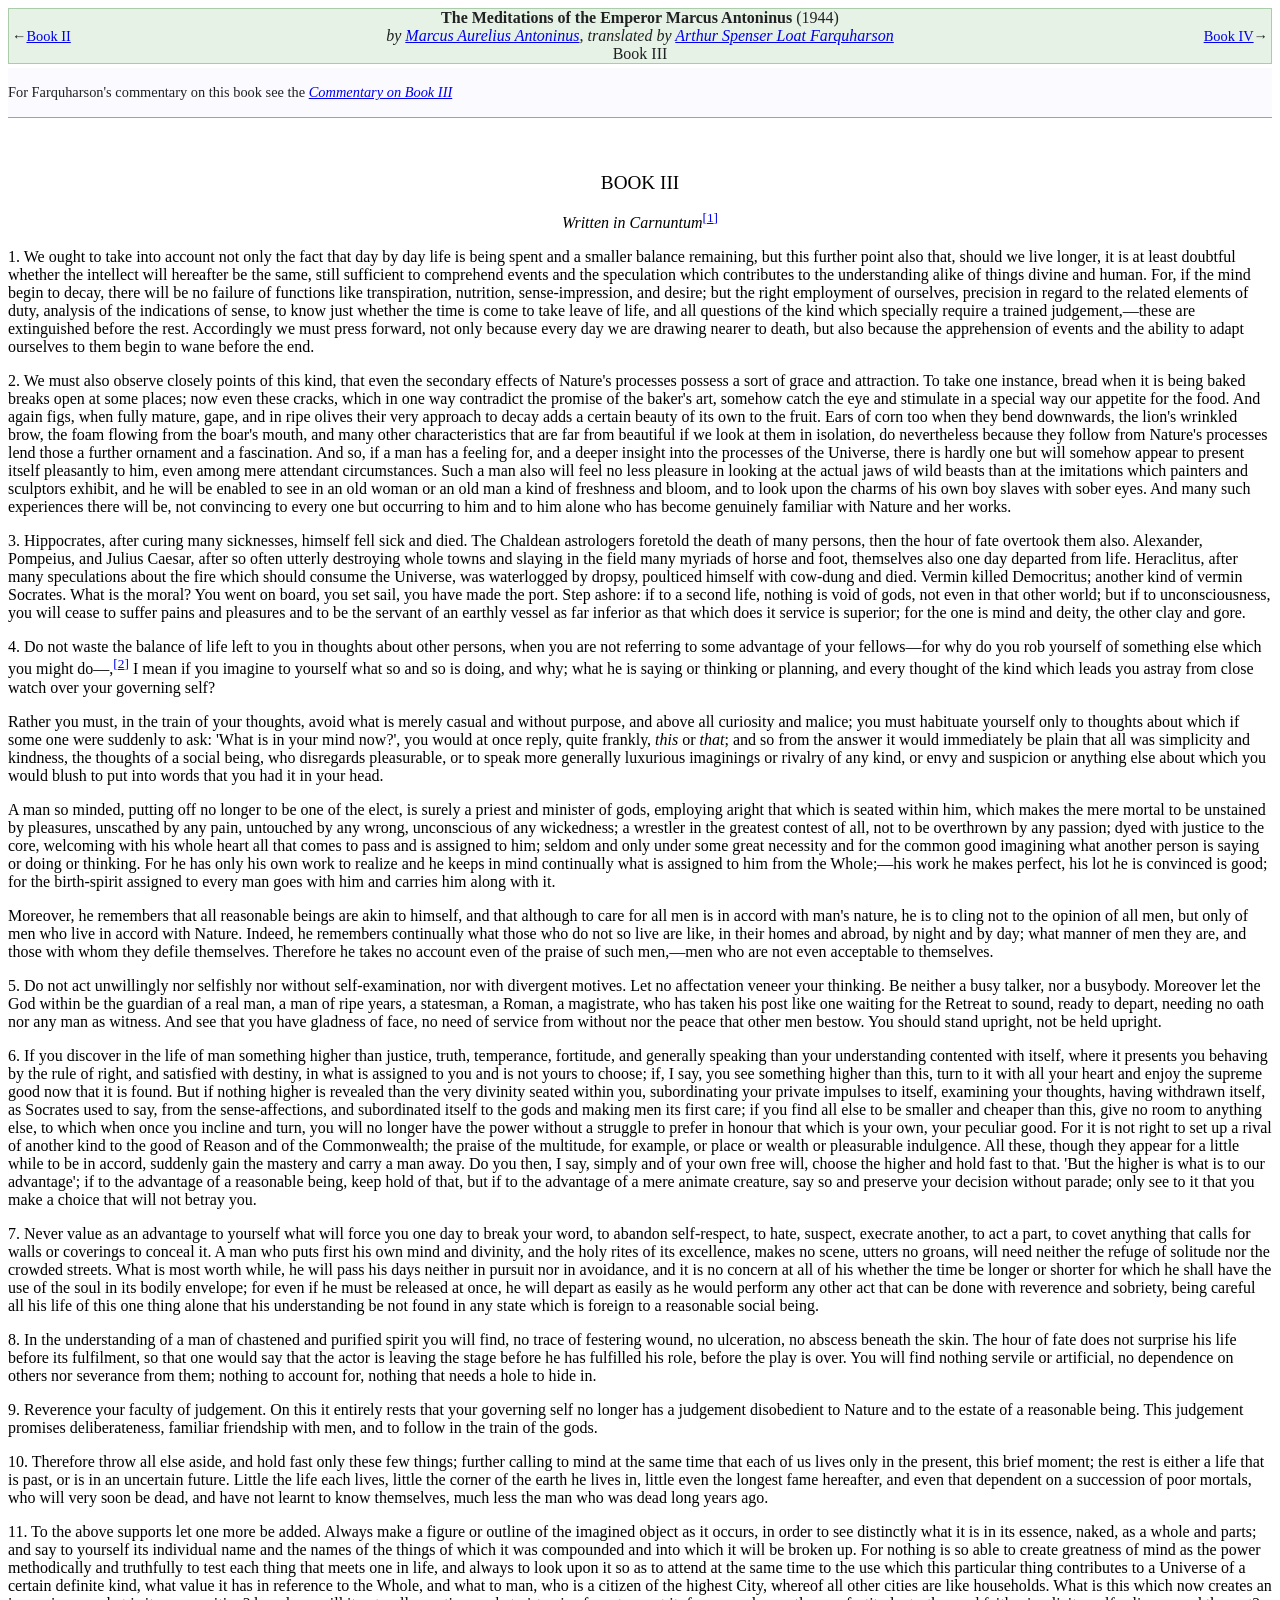
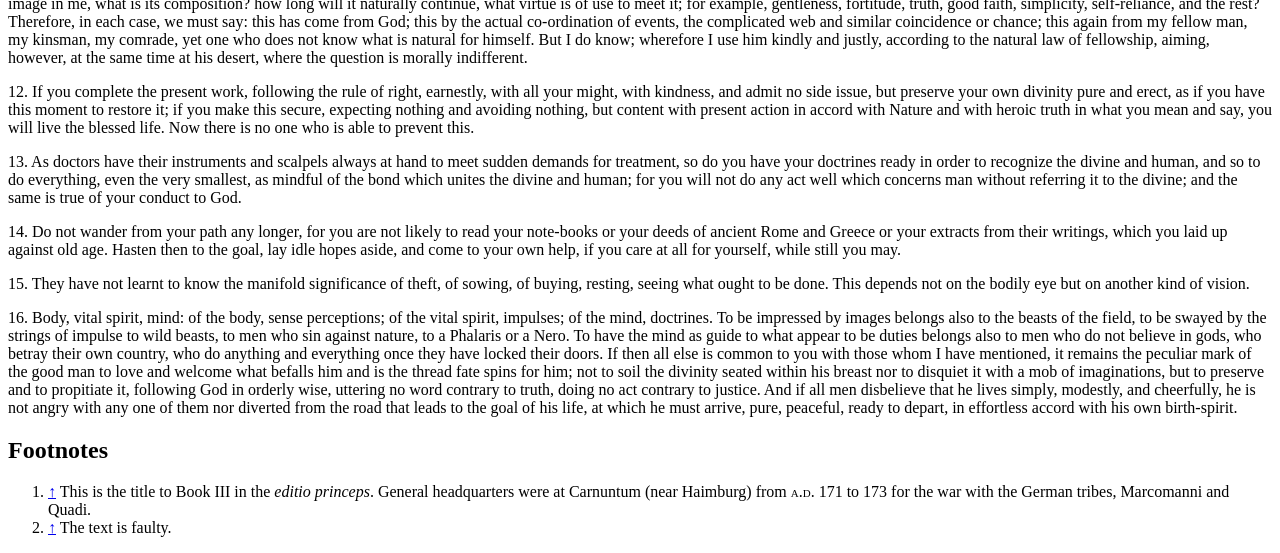
<file: raw/farquharson_book_3.html>
<!DOCTYPE html>
<html prefix="dc: http://purl.org/dc/terms/ mw: http://mediawiki.org/rdf/" about="//en.wikisource.org/wiki/Special:Redirect/revision/9063627"><head prefix="mwr: //en.wikisource.org/wiki/Special:Redirect/"><meta charset="utf-8"/><link rel="dc:replaces" resource="mwr:revision/9039537"/><meta property="mw:revisionSHA1" content="qf281dzt6nw5hhbztwu6t8n2mfeuq1a"/><meta property="dc:modified" content="2019-01-22T22:13:24Z"/><meta property="mw:pageNamespace" content="0"/><meta property="mw:pageId" content="2650463"/><meta property="mw:htmlVersion" content="2.8.0"/><meta property="mw:html:version" content="2.8.0"/><base href="//en.wikisource.org/wiki/"/><link rel="dc:isVersionOf" href="//en.wikisource.org/wiki/The_Meditations_of_the_Emperor_Marcus_Antoninus/Book_3"/><title>The Meditations of the Emperor Marcus Antoninus/Book 3</title><meta property="mw:jsConfigVars" content='{"wgParsoidHtmlVersion":"2.8.0"}'/><meta property="mw:generalModules" content="ext.cite.ux-enhancements"/><meta property="mw:moduleStyles" content="ext.cite.parsoid.styles|ext.cite.styles"/><link rel="stylesheet" href="/w/load.php?lang=en&amp;modules=ext.cite.parsoid.styles%7Cext.cite.styles%7Cmediawiki.skinning.content.parsoid%7Cmediawiki.skinning.interface%7Csite.styles&amp;only=styles&amp;skin=vector"/><meta http-equiv="content-language" content="en"/><meta http-equiv="vary" content="Accept"/><meta http-equiv="x-mediawiki-render-id" content="8a67569b-cd1c-11f1-8ab6-f31e70211fa2"/></head><body class="mw-content-ltr sitedir-ltr ltr mw-body-content mediawiki mw-parser-output parsoid-body" lang="en" dir="ltr" data-mw-parsoid-version="0.24.0.0-alpha27" data-mw-html-version="2.8.0"><section data-mw-section-id="0" id="mwAQ"><div class="ws-noexport" about="#mwt1" typeof="mw:Transclusion" data-mw='{"parts":[{"template":{"target":{"wt":"header\n ","href":"./Template:Header"},"params":{"title":{"wt":"The Meditations of the Emperor Marcus Antoninus"},"author":{"wt":"Marcus Aurelius Antoninus"},"translator":{"wt":"Arthur Spenser Loat Farquharson"},"section":{"wt":"Book III"},"previous":{"wt":"[[../Book 2|Book II]]"},"next":{"wt":"[[../Book 4|Book IV]]"},"year":{"wt":"1944"},"notes":{"wt":"For Farquharson&apos;s commentary on this book see the &apos;&apos;[[../Commentary on Book 3|Commentary on Book III]]&apos;&apos;"},"wikipedia":{"wt":""},"categories":{"wt":""}},"i":0}}]}' id="mwAg"><span class="mw-empty-elt"><style data-mw-deduplicate="TemplateStyles:r15431460" typeof="mw:Extension/templatestyles" about="#mwt2" data-mw='{"name":"templatestyles","attrs":{"src":"Header/styles.css"},"body":{"extsrc":""}}'>.mw-parser-output .wst-header .wst-header-mainblock{border:1px solid var(--border-color-success,#ACA);background-color:var(--background-color-success-subtle,#E6F2E6);color:var(--color-base,#202122)}.mw-parser-output .wst-header .wst-header-notes{border-bottom:1px solid var(--border-color-notice,#A0A0A0);background-color:var(--background-color-neutral,#FAFAFF);color:var(--color-base,#202122)}.mw-parser-output .wst-header .contributor-text{font-style:italic}.mw-parser-output .wst-header #header-title-text,.mw-parser-output .wst-header .wst-header-title-text{font-weight:bold}.mw-parser-output .wst-header #ws-data{display:none}.mw-parser-output .wst-header #ws-data.ws-data-show{display:block}</style></span></div><span class="mw-empty-elt" about="#mwt1"><style data-mw-deduplicate="TemplateStyles:r15675465" typeof="mw:Extension/templatestyles" about="#mwt3" data-mw='{"name":"templatestyles","attrs":{"src":"Header structure/styles.css"},"body":{"extsrc":""}}'>.mw-parser-output .wst-header-mainblock{margin:4px auto 4px auto;padding:0 3px;display:flex;align-items:center}.mw-parser-output .wst-header-back,.mw-parser-output .wst-header-forward{display:flex;flex:1 4 100%;min-width:min-content;align-items:center;font-size:.9em}.mw-parser-output .wst-header-nav-empty{visibility:hidden}.mw-parser-output .wst-header-back{justify-content:flex-start;text-align:left}.mw-parser-output .wst-header-central-cell{flex:4 1 100%;max-width:max-content;text-align:center}.mw-parser-output .wst-header-forward{justify-content:flex-end;text-align:right}@media(max-width:768px){.mw-parser-output .wst-header-mainblock{flex-wrap:wrap}.mw-parser-output .wst-header-central-cell{flex:0 0 100%;order:-2;width:auto}.mw-parser-output .wst-header-back,.mw-parser-output .wst-header-forward{width:auto}}.mw-parser-output .wst-header-notes{display:inline-block;border-collapse:collapse;border-spacing:0;empty-cells:hide;font-size:.9em;line-height:1.4;margin:0 auto 4px auto;width:100%}.mw-parser-output .wst-header-left{float:left}</style></span><div class="ws-header wst-header-structure wst-unknown wst-header ws-header ws-noexport noprint dynlayout-exempt " about="#mwt1" id="mwAw"><div class="wst-header-mainblock wst-unknown-mainblock headertemplate"><div class="wst-header-back searchaux wst-unknown-back"><div class="wst-header-back-arrow">←</div><div class="wst-header-back-link"><a rel="mw:WikiLink" href="./The_Meditations_of_the_Emperor_Marcus_Antoninus/Book_2" title="The Meditations of the Emperor Marcus Antoninus/Book 2">Book II</a></div></div><div class="wst-header-central-cell wst-unknown-central-cell"><span class="wst-header-title wst-unknown-title"><span class="wst-header-title-text">The Meditations of the Emperor Marcus Antoninus</span> (<span class="wst-header-year-text">1944</span>)<br class="wst-header-title-break"/><span class="contributor-text">by<span typeof="mw:Entity"> </span><span class="fn"><a rel="mw:WikiLink" href="./Author:Marcus_Aurelius_Antoninus" title="Author:Marcus Aurelius Antoninus">Marcus Aurelius Antoninus</a></span></span>, <span class="contributor-text">translated by<span typeof="mw:Entity"> </span><span class="fn"><a rel="mw:WikiLink" href="./Author:Arthur_Spenser_Loat_Farquharson" title="Author:Arthur Spenser Loat Farquharson">Arthur Spenser Loat Farquharson</a></span></span><div class="header-section-text">Book III</div></span></div><div class="wst-header-forward searchaux wst-unknown-forward"><div class="wst-header-forward-link"><a rel="mw:WikiLink" href="./The_Meditations_of_the_Emperor_Marcus_Antoninus/Book_4" title="The Meditations of the Emperor Marcus Antoninus/Book 4">Book IV</a></div><div class="wst-header-forward-arrow">→</div></div></div><div class="wst-header-notes header_notes searchaux wst-unknown-notes"><div class="wst-header-content header_notes_content wst-header-notes-content wst-unknown-notes-content">
<p>For Farquharson's commentary on this book see the <i><a rel="mw:WikiLink" href="./The_Meditations_of_the_Emperor_Marcus_Antoninus/Commentary_on_Book_3" title="The Meditations of the Emperor Marcus Antoninus/Commentary on Book 3">Commentary on Book III</a></i></p>
</div></div><div class="ws-noexport" id="ws-data" style="speak:none"><span id="ws-author">Marcus Aurelius Antoninus</span><span id="ws-article-id">2650463</span><span id="ws-title">The Meditations of the Emperor Marcus Antoninus — Book III</span><span id="ws-year">1944</span><span id="ws-translator">Arthur Spenser Loat Farquharson</span></div><span class="mw-empty-elt"><link rel="mw:PageProp/Category" href="./Category:Subpages"/><link rel="mw:PageProp/Category" href="./Category:Pages_with_translator"/><link rel="mw:PageProp/Category" href="./Category:Headers_applying_DefaultSort_key"/></span></div>
<p id="mwBA"><span style="display:none" id="dynamic_layout_overrider" about="#mwt4" typeof="mw:Transclusion" data-mw='{"parts":[{"template":{"target":{"wt":"default layout","href":"./Template:Default_layout"},"params":{"1":{"wt":"Layout 2"}},"i":0}}]}'>Layout 2</span></p>

<div class="prp-pages-output" lang="en" typeof="mw:Extension/pages" about="#mwt36" data-mw='{"name":"pages","attrs":{"index":"Meditations of the Emperor Marcus Antoninus - Volume 1 - Farquharson 1944.pdf","include":"127,129,131,133,135,137,139,141"}}' id="mwBQ"><p id="mwBg"><span id="mwBw"><span class="pagenum ws-pagenum" id="35" data-page-number="35" data-page-name="Page:Meditations of the Emperor Marcus Antoninus - Volume 1 - Farquharson 1944.pdf/127" data-page-index="127" data-page-quality="4" title="Page:Meditations_of_the_Emperor_Marcus_Antoninus_-_Volume_1_-_Farquharson_1944.pdf/127" about="#mwt5" typeof="mw:Transclusion" data-mw='{"parts":[{"template":{"target":{"wt":":MediaWiki:Proofreadpage_pagenum_template","href":"./MediaWiki:Proofreadpage_pagenum_template"},"params":{"page":{"wt":"Page:Meditations of the Emperor Marcus Antoninus - Volume 1 - Farquharson 1944.pdf/127"},"num":{"wt":"35"},"formatted":{"wt":"35"},"quality":{"wt":"4"}},"i":0}}]}'><span id="pageindex_127" class="pagenum-inner ws-noexport"><span typeof="mw:Entity" id="mwCA">​</span></span></span></span></p><span class="mw-empty-elt" about="#mwt6" typeof="mw:Transclusion" data-mw='{"parts":[{"template":{"target":{"wt":":Page:Meditations of the Emperor Marcus Antoninus - Volume 1 - Farquharson 1944.pdf/127","href":"./Page:Meditations_of_the_Emperor_Marcus_Antoninus_-_Volume_1_-_Farquharson_1944.pdf/127"},"params":{},"i":0}},"&lt;pageseparator />&lt;span>",{"template":{"target":{"wt":":MediaWiki:Proofreadpage_pagenum_template","href":"./MediaWiki:Proofreadpage_pagenum_template"},"params":{"page":{"wt":"Page:Meditations of the Emperor Marcus Antoninus - Volume 1 - Farquharson 1944.pdf/129"},"num":{"wt":"37"},"formatted":{"wt":"37"},"quality":{"wt":"4"}},"i":1}},"&lt;/span>",{"template":{"target":{"wt":":Page:Meditations of the Emperor Marcus Antoninus - Volume 1 - Farquharson 1944.pdf/129","href":"./Page:Meditations_of_the_Emperor_Marcus_Antoninus_-_Volume_1_-_Farquharson_1944.pdf/129"},"params":{},"i":2}},"&lt;pageseparator />&lt;span>",{"template":{"target":{"wt":":MediaWiki:Proofreadpage_pagenum_template","href":"./MediaWiki:Proofreadpage_pagenum_template"},"params":{"page":{"wt":"Page:Meditations of the Emperor Marcus Antoninus - Volume 1 - Farquharson 1944.pdf/131"},"num":{"wt":"39"},"formatted":{"wt":"39"},"quality":{"wt":"4"}},"i":3}},"&lt;/span>",{"template":{"target":{"wt":":Page:Meditations of the Emperor Marcus Antoninus - Volume 1 - Farquharson 1944.pdf/131","href":"./Page:Meditations_of_the_Emperor_Marcus_Antoninus_-_Volume_1_-_Farquharson_1944.pdf/131"},"params":{},"i":4}},"&lt;pageseparator />&lt;span>",{"template":{"target":{"wt":":MediaWiki:Proofreadpage_pagenum_template","href":"./MediaWiki:Proofreadpage_pagenum_template"},"params":{"page":{"wt":"Page:Meditations of the Emperor Marcus Antoninus - Volume 1 - Farquharson 1944.pdf/133"},"num":{"wt":"41"},"formatted":{"wt":"41"},"quality":{"wt":"4"}},"i":5}},"&lt;/span>",{"template":{"target":{"wt":":Page:Meditations of the Emperor Marcus Antoninus - Volume 1 - Farquharson 1944.pdf/133","href":"./Page:Meditations_of_the_Emperor_Marcus_Antoninus_-_Volume_1_-_Farquharson_1944.pdf/133"},"params":{},"i":6}},"&lt;pageseparator />&lt;span>",{"template":{"target":{"wt":":MediaWiki:Proofreadpage_pagenum_template","href":"./MediaWiki:Proofreadpage_pagenum_template"},"params":{"page":{"wt":"Page:Meditations of the Emperor Marcus Antoninus - Volume 1 - Farquharson 1944.pdf/135"},"num":{"wt":"43"},"formatted":{"wt":"43"},"quality":{"wt":"4"}},"i":7}},"&lt;/span>",{"template":{"target":{"wt":":Page:Meditations of the Emperor Marcus Antoninus - Volume 1 - Farquharson 1944.pdf/135","href":"./Page:Meditations_of_the_Emperor_Marcus_Antoninus_-_Volume_1_-_Farquharson_1944.pdf/135"},"params":{},"i":8}},"&lt;pageseparator />&lt;span>",{"template":{"target":{"wt":":MediaWiki:Proofreadpage_pagenum_template","href":"./MediaWiki:Proofreadpage_pagenum_template"},"params":{"page":{"wt":"Page:Meditations of the Emperor Marcus Antoninus - Volume 1 - Farquharson 1944.pdf/137"},"num":{"wt":"45"},"formatted":{"wt":"45"},"quality":{"wt":"3"}},"i":9}},"&lt;/span>",{"template":{"target":{"wt":":Page:Meditations of the Emperor Marcus Antoninus - Volume 1 - Farquharson 1944.pdf/137","href":"./Page:Meditations_of_the_Emperor_Marcus_Antoninus_-_Volume_1_-_Farquharson_1944.pdf/137"},"params":{},"i":10}},"&lt;pageseparator />&lt;span>",{"template":{"target":{"wt":":MediaWiki:Proofreadpage_pagenum_template","href":"./MediaWiki:Proofreadpage_pagenum_template"},"params":{"page":{"wt":"Page:Meditations of the Emperor Marcus Antoninus - Volume 1 - Farquharson 1944.pdf/139"},"num":{"wt":"47"},"formatted":{"wt":"47"},"quality":{"wt":"3"}},"i":11}},"&lt;/span>",{"template":{"target":{"wt":":Page:Meditations of the Emperor Marcus Antoninus - Volume 1 - Farquharson 1944.pdf/139","href":"./Page:Meditations_of_the_Emperor_Marcus_Antoninus_-_Volume_1_-_Farquharson_1944.pdf/139"},"params":{},"i":12}},"&lt;pageseparator />&lt;span>",{"template":{"target":{"wt":":MediaWiki:Proofreadpage_pagenum_template","href":"./MediaWiki:Proofreadpage_pagenum_template"},"params":{"page":{"wt":"Page:Meditations of the Emperor Marcus Antoninus - Volume 1 - Farquharson 1944.pdf/141"},"num":{"wt":"49"},"formatted":{"wt":"49"},"quality":{"wt":"3"}},"i":13}},"&lt;/span>",{"template":{"target":{"wt":":Page:Meditations of the Emperor Marcus Antoninus - Volume 1 - Farquharson 1944.pdf/141","href":"./Page:Meditations_of_the_Emperor_Marcus_Antoninus_-_Volume_1_-_Farquharson_1944.pdf/141"},"params":{},"i":14}}]}' id="mwCQ"><style data-mw-deduplicate="TemplateStyles:r15620827" typeof="mw:Extension/templatestyles" about="#mwt7" data-mw='{"name":"templatestyles","attrs":{"src":"center/styles.css"}}' id="mwCg">.mw-parser-output .wst-center{text-align:center;margin:0 auto}.mw-parser-output .wst-center.wst-center-nomargin>p{margin-top:0;margin-bottom:0}</style></span><div class="wst-center tiInherit  " about="#mwt6" id="mwCw">
<p id="mwDA"><span style="font-size:120%;" id="mwDQ">BOOK III</span></p>
</div><span class="mw-empty-elt" about="#mwt6" id="mwDg"><link rel="mw-deduplicated-inline-style" href="mw-data:TemplateStyles:r15620827" about="#mwt8" typeof="mw:Extension/templatestyles" data-mw='{"name":"templatestyles","attrs":{"src":"center/styles.css"}}' id="mwDw"/></span><div class="wst-center tiInherit  " about="#mwt6" id="mwEA">
<p id="mwEQ"><i id="mwEg">Written in Carnuntum</i><sup about="#mwt10" class="mw-ref reference" id="cite_ref-1" rel="dc:references" typeof="mw:Extension/ref" data-mw='{"name":"ref","attrs":{},"body":{"id":"mw-reference-text-cite_note-1"}}'><a href="./The_Meditations_of_the_Emperor_Marcus_Antoninus/Book_3#cite_note-1" id="mwEw"><span class="mw-reflink-text" id="mwFA"><span class="cite-bracket" id="mwFQ">[</span>1<span class="cite-bracket" id="mwFg">]</span></span></a></sup></p>
</div><span about="#mwt6" id="mwFw">

</span><p about="#mwt6" id="mwGA">1. We ought to take into account not only the fact that day by day life is being spent and a smaller balance remaining, but this further point also that, should we live longer, it is at least doubtful whether the intellect will hereafter be the same, still sufficient to comprehend events and the speculation which contributes to the understanding alike of things divine and human. For, if the mind begin to decay, there will be no failure of functions like transpiration, nutrition, sense-impression, and desire; but the right employment of ourselves, precision in regard to the related elements of duty, analysis of the indications of sense, to know just whether the time is come to take leave of life, and all questions of the kind which specially require a trained judgement,—these are extinguished before the rest. Accordingly we must press forward, not only because every day we are drawing nearer to death, but also because the apprehension of events and the ability to adapt ourselves to them begin to wane before the end. </p><span about="#mwt6" id="mwGQ">

</span><p about="#mwt6" id="mwGg">2. We must also observe closely points of this kind, that even the secondary effects of Nature's processes possess a sort of grace and attraction. To take one instance, bread when it is being baked breaks open at some places; now even these cracks, which in one way contradict the promise of the baker's art, somehow catch the eye and stimulate in a special way our appetite for the food. And again figs, when fully mature, gape, and in ripe olives their very approach to decay adds a certain beauty of its own to the fruit. Ears of corn too when they bend downwards, the lion's wrinkled brow, the foam flowing <span id="mwGw"><span class="pagenum ws-pagenum" id="37" data-page-number="37" data-page-name="Page:Meditations of the Emperor Marcus Antoninus - Volume 1 - Farquharson 1944.pdf/129" data-page-index="129" data-page-quality="4" title="Page:Meditations_of_the_Emperor_Marcus_Antoninus_-_Volume_1_-_Farquharson_1944.pdf/129"><span id="pageindex_129" class="pagenum-inner ws-noexport"><span typeof="mw:Entity" id="mwHA">​</span></span></span></span>from the boar's mouth, and many other characteristics that are far from beautiful if we look at them in isolation, do nevertheless because they follow from Nature's processes lend those a further ornament and a fascination. And so, if a man has a feeling for, and a deeper insight into the processes of the Universe, there is hardly one but will somehow appear to present itself pleasantly to him, even among mere attendant circumstances. Such a man also will feel no less pleasure in looking at the actual jaws of wild beasts than at the imitations which painters and sculptors exhibit, and he will be enabled to see in an old woman or an old man a kind of freshness and bloom, and to look upon the charms of his own boy slaves with sober eyes. And many such experiences there will be, not convincing to every one but occurring to him and to him alone who has become genuinely familiar with Nature and her works. </p><span about="#mwt6" id="mwHQ">

</span><p about="#mwt6" id="mwHg">3. Hippocrates, after curing many sicknesses, himself fell sick and died. The Chaldean astrologers foretold the death of many persons, then the hour of fate overtook them also. Alexander, Pompeius, and Julius Caesar, after so often utterly destroying whole towns and slaying in the field many myriads of horse and foot, themselves also one day departed from life. Heraclitus, after many speculations about the fire which should consume the Universe, was waterlogged by dropsy, poulticed himself with cow-dung and died. Vermin killed Democritus; another kind of vermin Socrates. What is the moral? You went on board, you set sail, you have made the port. Step ashore: if to a second life, nothing is void of gods, not even in that other world; but if to unconsciousness, you will cease to suffer pains and pleasures and to be the servant of an earthly vessel as far inferior as that which <span id="mwHw"><span class="pagenum ws-pagenum" id="39" data-page-number="39" data-page-name="Page:Meditations of the Emperor Marcus Antoninus - Volume 1 - Farquharson 1944.pdf/131" data-page-index="131" data-page-quality="4" title="Page:Meditations_of_the_Emperor_Marcus_Antoninus_-_Volume_1_-_Farquharson_1944.pdf/131"><span id="pageindex_131" class="pagenum-inner ws-noexport"><span typeof="mw:Entity" id="mwIA">​</span></span></span></span>does it service is superior; for the one is mind and deity, the other clay and gore. </p><span about="#mwt6" id="mwIQ">

</span><p about="#mwt6" id="mwIg">4. Do not waste the balance of life left to you in thoughts about other persons, when you are not referring to some advantage of your fellows—for why do you rob yourself of something else which you might do—,<sup about="#mwt16" class="mw-ref reference" id="cite_ref-2" rel="dc:references" typeof="mw:Extension/ref" data-mw='{"name":"ref","attrs":{},"body":{"id":"mw-reference-text-cite_note-2"}}'><a href="./The_Meditations_of_the_Emperor_Marcus_Antoninus/Book_3#cite_note-2" id="mwIw"><span class="mw-reflink-text" id="mwJA"><span class="cite-bracket" id="mwJQ">[</span>2<span class="cite-bracket" id="mwJg">]</span></span></a></sup> I mean if you imagine to yourself what so and so is doing, and why; what he is saying or thinking or planning, and every thought of the kind which leads you astray from close watch over your governing self? </p><span about="#mwt6" id="mwJw">

</span><p about="#mwt6" id="mwKA">Rather you must, in the train of your thoughts, avoid what is merely casual and without purpose, and above all curiosity and malice; you must habituate yourself only to thoughts about which if some one were suddenly to ask: 'What is in your mind now?', you would at once reply, quite frankly, <i id="mwKQ">this</i> or <i id="mwKg">that</i>; and so from the answer it would immediately be plain that all was simplicity and kindness, the thoughts of a social being, who disregards pleasurable, or to speak more generally luxurious imaginings or rivalry of any kind, or envy and suspicion or anything else about which you would blush to put into words that you had it in your head. </p><span about="#mwt6" id="mwKw">

</span><p about="#mwt6" id="mwLA">A man so minded, putting off no longer to be one of the elect, is surely a priest and minister of gods, employing aright that which is seated within him, which makes the mere mortal to be unstained by pleasures, unscathed by any pain, untouched by any wrong, unconscious of any wickedness; a wrestler in the greatest contest of all, not to be overthrown by any passion; dyed with justice to the core, welcoming with his whole heart all that comes to pass and is assigned to him; seldom and only under some great necessity and for the common good imagining what <span id="mwLQ"><span class="pagenum ws-pagenum" id="41" data-page-number="41" data-page-name="Page:Meditations of the Emperor Marcus Antoninus - Volume 1 - Farquharson 1944.pdf/133" data-page-index="133" data-page-quality="4" title="Page:Meditations_of_the_Emperor_Marcus_Antoninus_-_Volume_1_-_Farquharson_1944.pdf/133"><span id="pageindex_133" class="pagenum-inner ws-noexport"><span typeof="mw:Entity" id="mwLg">​</span></span></span></span>another person is saying or doing or thinking. For he has only his own work to realize and he keeps in mind continually what is assigned to him from the Whole;—his work he makes perfect, his lot he is convinced is good; for the birth-spirit assigned to every man goes with him and carries him along with it. </p><span about="#mwt6" id="mwLw">

</span><p about="#mwt6" id="mwMA">Moreover, he remembers that all reasonable beings are akin to himself, and that although to care for all men is in accord with man's nature, he is to cling not to the opinion of all men, but only of men who live in accord with Nature. Indeed, he remembers continually what those who do not so live are like, in their homes and abroad, by night and by day; what manner of men they are, and those with whom they defile themselves. Therefore he takes no account even of the praise of such men,—men who are not even acceptable to themselves. </p><span about="#mwt6" id="mwMQ">

</span><p about="#mwt6" id="mwMg">5. Do not act unwillingly nor selfishly nor without self-examination, nor with divergent motives. Let no affectation veneer your thinking. Be neither a busy talker, nor a busybody. Moreover let the God within be the guardian of a real man, a man of ripe years, a statesman, a Roman, a magistrate, who has taken his post like one waiting for the Retreat to sound, ready to depart, needing no oath nor any man as witness. And see that you have gladness of face, no need of service from without nor the peace that other men bestow. You should stand upright, not be held upright. </p><span about="#mwt6" id="mwMw">

</span><p about="#mwt6" id="mwNA">6. If you discover in the life of man something higher than justice, truth, temperance, fortitude, and generally speaking than your understanding contented with itself, where it presents you behaving by the rule of right, and satisfied with destiny, in what is assigned to you and is <span id="mwNQ"><span class="pagenum ws-pagenum" id="43" data-page-number="43" data-page-name="Page:Meditations of the Emperor Marcus Antoninus - Volume 1 - Farquharson 1944.pdf/135" data-page-index="135" data-page-quality="4" title="Page:Meditations_of_the_Emperor_Marcus_Antoninus_-_Volume_1_-_Farquharson_1944.pdf/135"><span id="pageindex_135" class="pagenum-inner ws-noexport"><span typeof="mw:Entity" id="mwNg">​</span></span></span></span>not yours to choose; if, I say, you see something higher than this, turn to it with all your heart and enjoy the supreme good now that it is found. But if nothing higher is revealed than the very divinity seated within you, subordinating your private impulses to itself, examining your thoughts, having withdrawn itself, as Socrates used to say, from the sense-affections, and subordinated itself to the gods and making men its first care; if you find all else to be smaller and cheaper than this, give no room to anything else, to which when once you incline and turn, you will no longer have the power without a struggle to prefer in honour that which is your own, your peculiar good. For it is not right to set up a rival of another kind to the good of Reason and of the Commonwealth; the praise of the multitude, for example, or place or wealth or pleasurable indulgence. All these, though they appear for a little while to be in accord, suddenly gain the mastery and carry a man away. Do you then, I say, simply and of your own free will, choose the higher and hold fast to that. 'But the higher is what is to our advantage'; if to the advantage of a reasonable being, keep hold of that, but if to the advantage of a mere animate creature, say so and preserve your decision without parade; only see to it that you make a choice that will not betray you. </p><span about="#mwt6" id="mwNw">

</span><p about="#mwt6" id="mwOA">7. Never value as an advantage to yourself what will force you one day to break your word, to abandon self-respect, to hate, suspect, execrate another, to act a part, to covet anything that calls for walls or coverings to conceal it. A man who puts first his own mind and divinity, and the holy rites of its excellence, makes no scene, utters no groans, will need neither the refuge of solitude nor the crowded streets. What is most worth while, he will pass his days neither in pursuit nor in avoidance, and it is no concern at all of his whether the time be longer or shorter for which he shall have the use of the soul in its bodily <span id="mwOQ"><span class="pagenum ws-pagenum" id="45" data-page-number="45" data-page-name="Page:Meditations of the Emperor Marcus Antoninus - Volume 1 - Farquharson 1944.pdf/137" data-page-index="137" data-page-quality="3" title="Page:Meditations_of_the_Emperor_Marcus_Antoninus_-_Volume_1_-_Farquharson_1944.pdf/137"><span id="pageindex_137" class="pagenum-inner ws-noexport"><span typeof="mw:Entity" id="mwOg">​</span></span></span></span>envelope; for even if he must be released at once, he will depart as easily as he would perform any other act that can be done with reverence and sobriety, being careful all his life of this one thing alone that his understanding be not found in any state which is foreign to a reasonable social being. </p><span about="#mwt6" id="mwOw">

</span><p about="#mwt6" id="mwPA">8. In the understanding of a man of chastened and purified spirit you will find, no trace of festering wound, no ulceration, no abscess beneath the skin. The hour of fate does not surprise his life before its fulfilment, so that one would say that the actor is leaving the stage before he has fulfilled his role, before the play is over. You will find nothing servile or artificial, no dependence on others nor severance from them; nothing to account for, nothing that needs a hole to hide in. </p><span about="#mwt6" id="mwPQ">

</span><p about="#mwt6" id="mwPg">9. Reverence your faculty of judgement. On this it entirely rests that your governing self no longer has a judgement disobedient to Nature and to the estate of a reasonable being. This judgement promises deliberateness, familiar friendship with men, and to follow in the train of the gods. </p><span about="#mwt6" id="mwPw">

</span><p about="#mwt6" id="mwQA">10. Therefore throw all else aside, and hold fast only these few things; further calling to mind at the same time that each of us lives only in the present, this brief moment; the rest is either a life that is past, or is in an uncertain future. Little the life each lives, little the corner of the earth he lives in, little even the longest fame hereafter, and even that dependent on a succession of poor mortals, who will very soon be dead, and have not learnt to know themselves, much less the man who was dead long years ago. </p><span about="#mwt6" id="mwQQ">

</span><p about="#mwt6" id="mwQg">11. To the above supports let one more be added. Always make a figure or outline of the imagined object as it occurs, in order to see distinctly what it is in its essence, naked, as a whole and parts; and say to yourself its individual name and the names of the things of which it was compounded and into which it will be broken up. For nothing is so able to create greatness of mind as the power methodically and truthfully to test each thing that meets one in life, and always to look upon it so as to attend <span id="mwQw"><span class="pagenum ws-pagenum" id="47" data-page-number="47" data-page-name="Page:Meditations of the Emperor Marcus Antoninus - Volume 1 - Farquharson 1944.pdf/139" data-page-index="139" data-page-quality="3" title="Page:Meditations_of_the_Emperor_Marcus_Antoninus_-_Volume_1_-_Farquharson_1944.pdf/139"><span id="pageindex_139" class="pagenum-inner ws-noexport"><span typeof="mw:Entity" id="mwRA">​</span></span></span></span>at the same time to the use which this particular thing contributes to a Universe of a certain definite kind, what value it has in reference to the Whole, and what to man, who is a citizen of the highest City, whereof all other cities are like households. What is this which now creates an image in me, what is its composition? how long will it naturally continue, what virtue is of use to meet it; for example, gentleness, fortitude, truth, good faith, simplicity, self-reliance, and the rest? Therefore, in each case, we must say: this has come from God; this by the actual co-ordination of events, the complicated web and similar coincidence or chance; this again from my fellow man, my kinsman, my comrade, yet one who does not know what is natural for himself. But I do know; wherefore I use him kindly and justly, according to the natural law of fellowship, aiming, however, at the same time at his desert, where the question is morally indifferent. </p><span about="#mwt6" id="mwRQ">

</span><p about="#mwt6" id="mwRg">12. If you complete the present work, following the rule of right, earnestly, with all your might, with kindness, and admit no side issue, but preserve your own divinity pure and erect, as if you have this moment to restore it; if you make this secure, expecting nothing and avoiding nothing, but content with present action in accord with Nature and with heroic truth in what you mean and say, you will live the blessed life. Now there is no one who is able to prevent this. </p><span about="#mwt6" id="mwRw">

</span><p about="#mwt6" id="mwSA">13. As doctors have their instruments and scalpels always at hand to meet sudden demands for treatment, so do you have your doctrines ready in order to recognize the divine and human, and so to do everything, even the very smallest, as mindful of the bond which unites the divine and human; for you will not do any act well which concerns man without referring it to the divine; and the same is true of your conduct to God. </p><span about="#mwt6" id="mwSQ">

</span><p about="#mwt6" id="mwSg">14. Do not wander from your path any longer, for you <span id="mwSw"><span class="pagenum ws-pagenum" id="49" data-page-number="49" data-page-name="Page:Meditations of the Emperor Marcus Antoninus - Volume 1 - Farquharson 1944.pdf/141" data-page-index="141" data-page-quality="3" title="Page:Meditations_of_the_Emperor_Marcus_Antoninus_-_Volume_1_-_Farquharson_1944.pdf/141"><span id="pageindex_141" class="pagenum-inner ws-noexport"><span typeof="mw:Entity" id="mwTA">​</span></span></span></span>are not likely to read your note-books or your deeds of ancient Rome and Greece or your extracts from their writings, which you laid up against old age. Hasten then to the goal, lay idle hopes aside, and come to your own help, if you care at all for yourself, while still you may. </p><span about="#mwt6" id="mwTQ">

</span><p about="#mwt6" id="mwTg">15. They have not learnt to know the manifold significance of theft, of sowing, of buying, resting, seeing what ought to be done. This depends not on the bodily eye but on another kind of vision. </p><span about="#mwt6" id="mwTw">

</span><p about="#mwt6" id="mwUA">16. Body, vital spirit, mind: of the body, sense perceptions; of the vital spirit, impulses; of the mind, doctrines. To be impressed by images belongs also to the beasts of the field, to be swayed by the strings of impulse to wild beasts, to men who sin against nature, to a Phalaris or a Nero. To have the mind as guide to what appear to be duties belongs also to men who do not believe in gods, who betray their own country, who do anything and everything once they have locked their doors. If then all else is common to you with those whom I have mentioned, it remains the peculiar mark of the good man to love and welcome what befalls him and is the thread fate spins for him; not to soil the divinity seated within his breast nor to disquiet it with a mob of imaginations, but to preserve and to propitiate it, following God in orderly wise, uttering no word contrary to truth, doing no act contrary to justice. And if all men disbelieve that he lives simply, modestly, and cheerfully, he is not angry with any one of them nor diverted from the road that leads to the goal of his life, at which he must arrive, pure, peaceful, ready to depart, in effortless accord with his own birth-spirit. </p><span about="#mwt6" id="mwUQ">
</span><div class="__nop wst-nop" about="#mwt6" id="mwUg"></div></div>

</section><section data-mw-section-id="1" id="mwUw"><h2 data-mw-wikitext="" id="Footnotes">Footnotes</h2>
<ol class="mw-references references" typeof="mw:Extension/references" about="#mwt37" data-mw='{"name":"references","attrs":{}}' id="mwVA"><li about="#cite_note-1" id="cite_note-1" data-mw-footnote-number="1"><span class="mw-cite-backlink" id="mwVQ"><a href="./The_Meditations_of_the_Emperor_Marcus_Antoninus/Book_3#cite_ref-1" rel="mw:referencedBy" id="mwVg"><span class="mw-linkback-text" id="mwVw">↑</span></a></span> <span id="mw-reference-text-cite_note-1" class="mw-reference-text reference-text">This is the title to Book III in the <i id="mwWA">editio princeps</i>. General headquarters were at Carnuntum (near Haimburg) from <span class="smallcaps" style="font-variant:small-caps;" id="mwWQ">a.d.</span> 171 to 173 for the war with the German tribes, Marcomanni and Quadi.</span></li>
<li about="#cite_note-2" id="cite_note-2" data-mw-footnote-number="2"><span class="mw-cite-backlink" id="mwWg"><a href="./The_Meditations_of_the_Emperor_Marcus_Antoninus/Book_3#cite_ref-2" rel="mw:referencedBy" id="mwWw"><span class="mw-linkback-text" id="mwXA">↑</span></a></span> <span id="mw-reference-text-cite_note-2" class="mw-reference-text reference-text">The text is faulty.</span></li>
</ol></section></body></html>
</file>
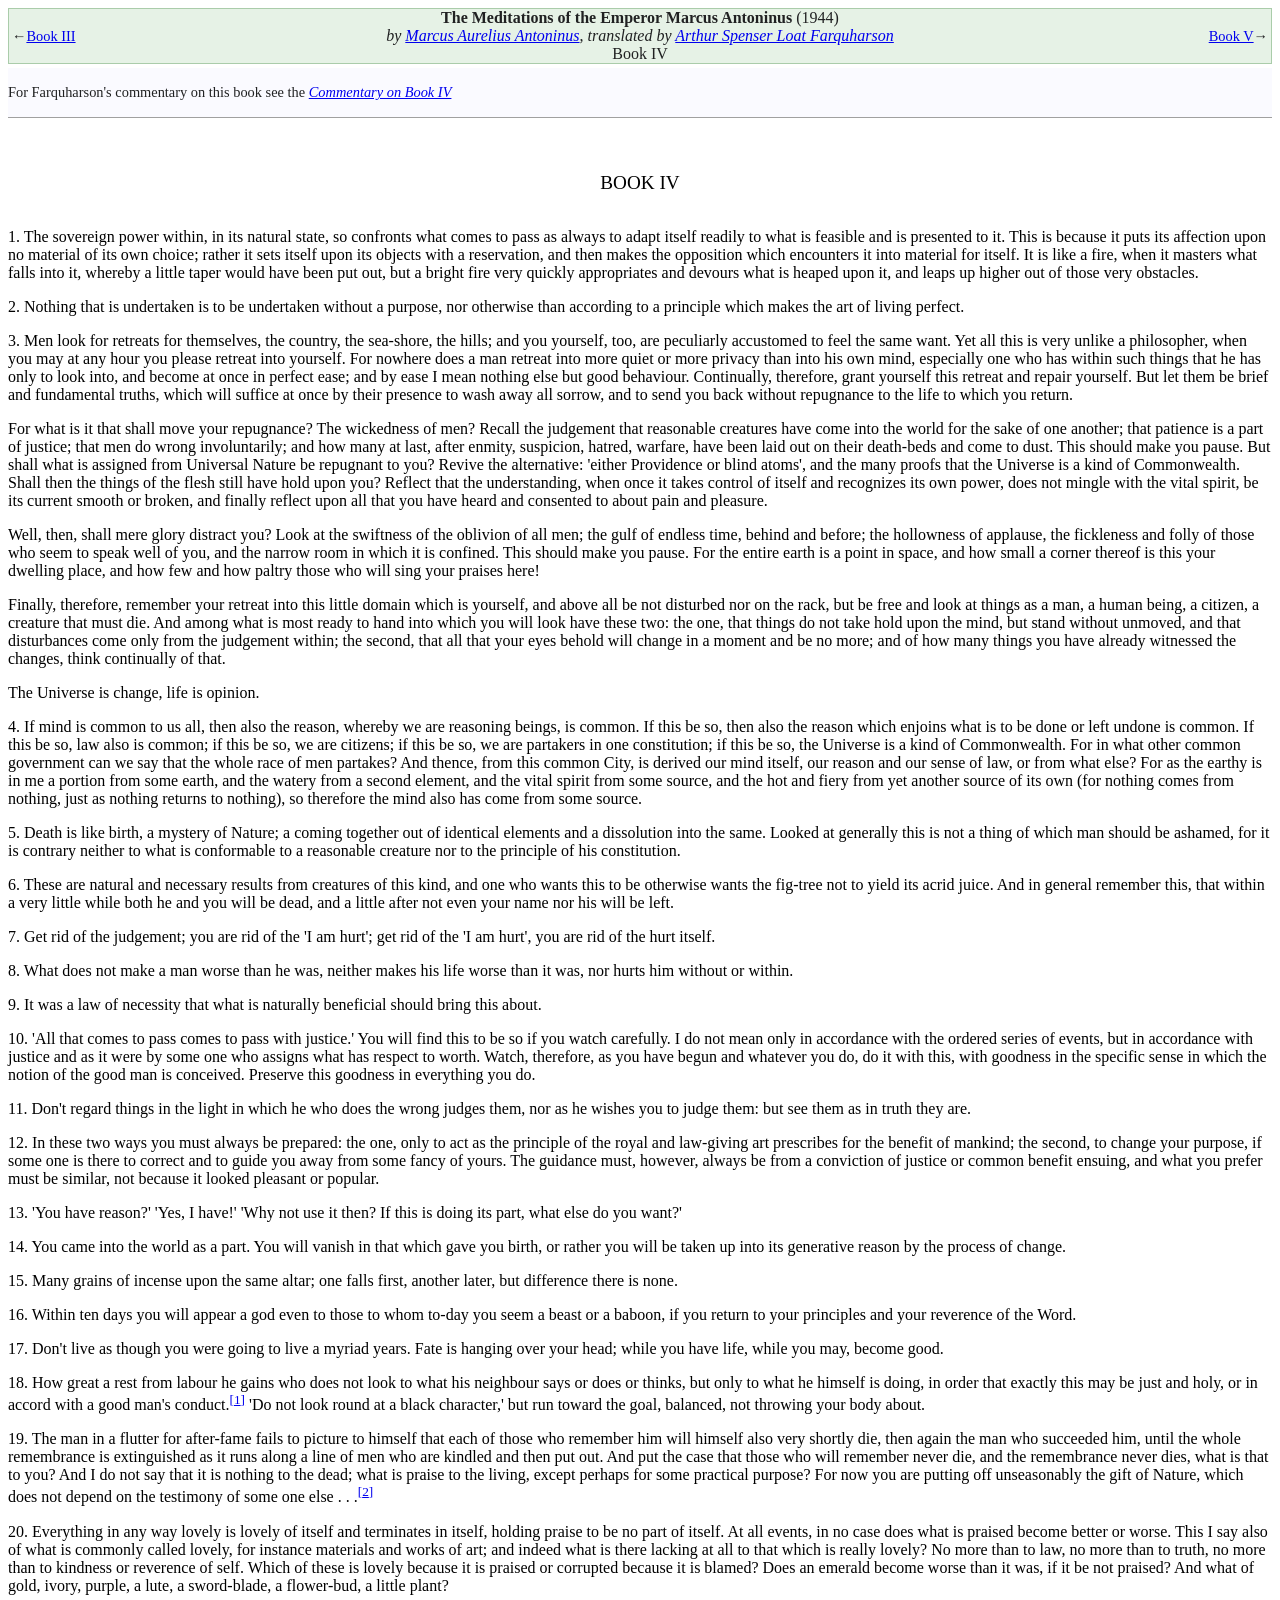
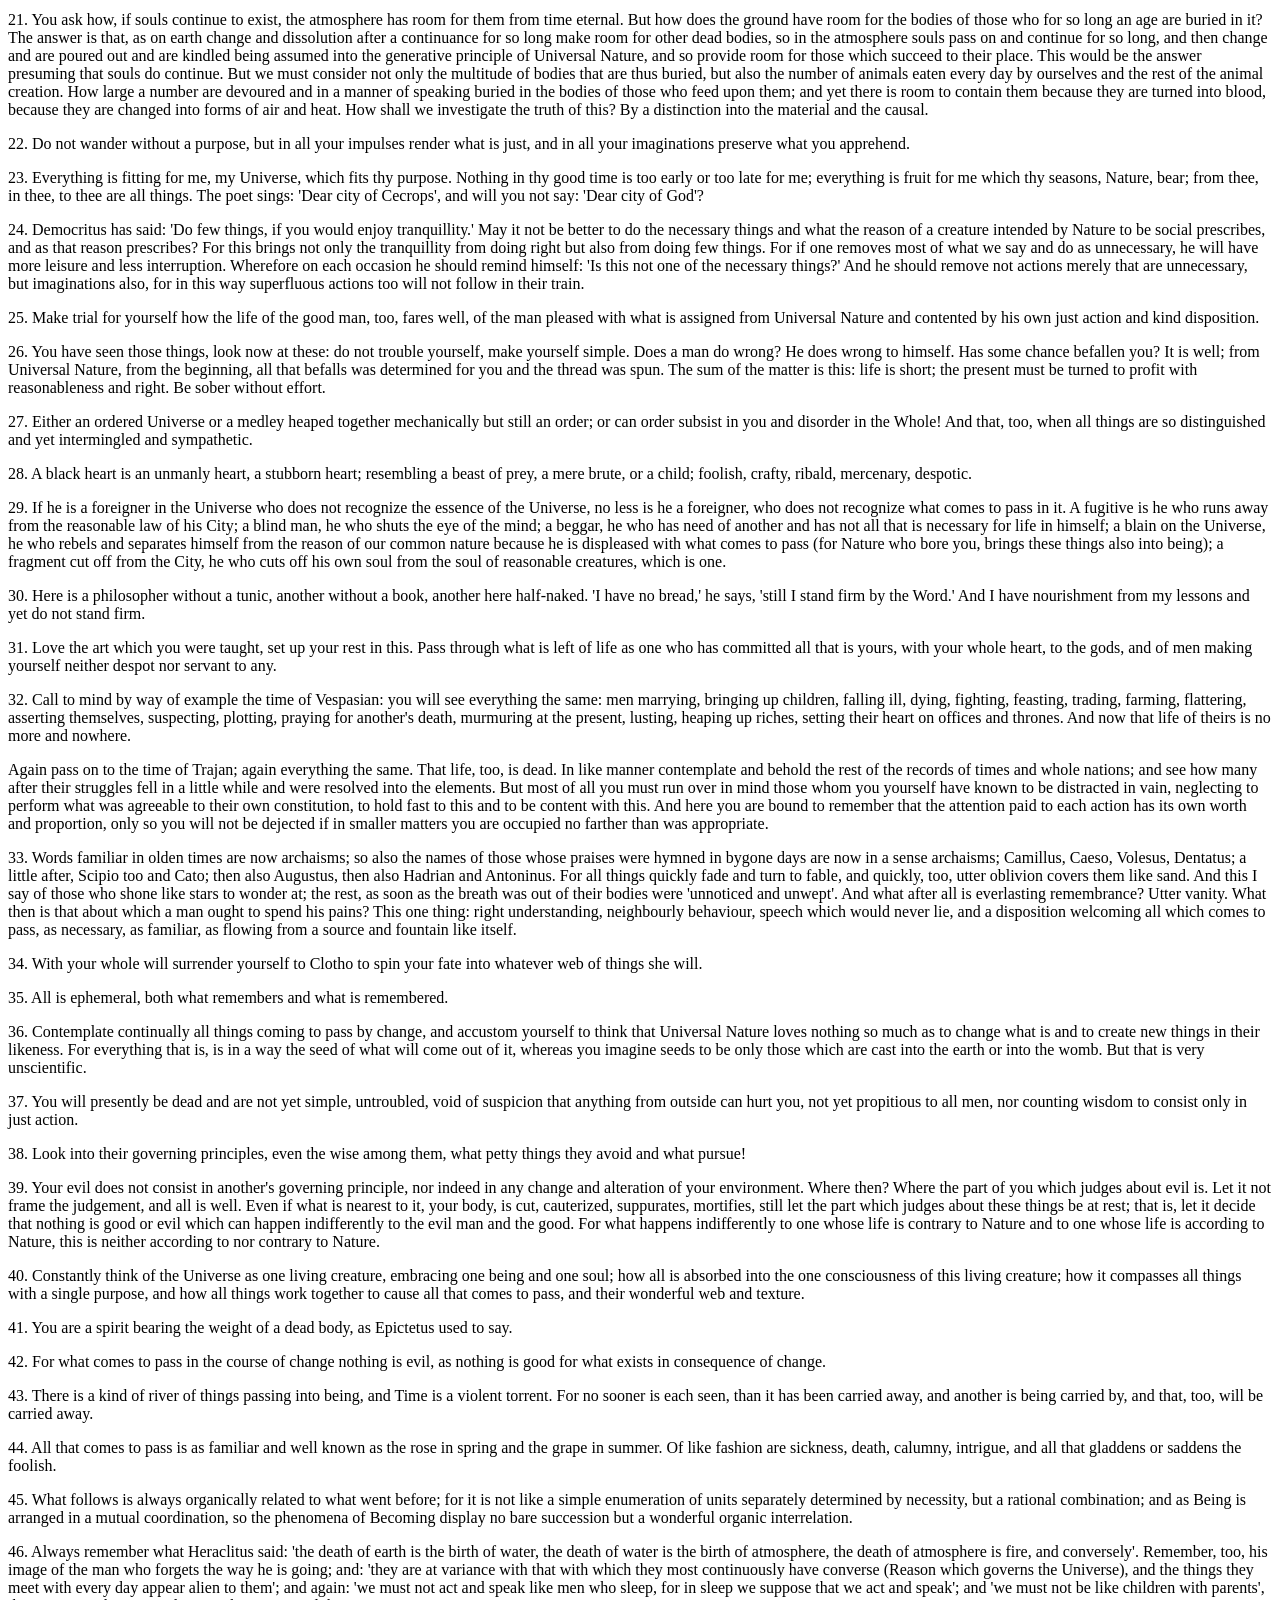
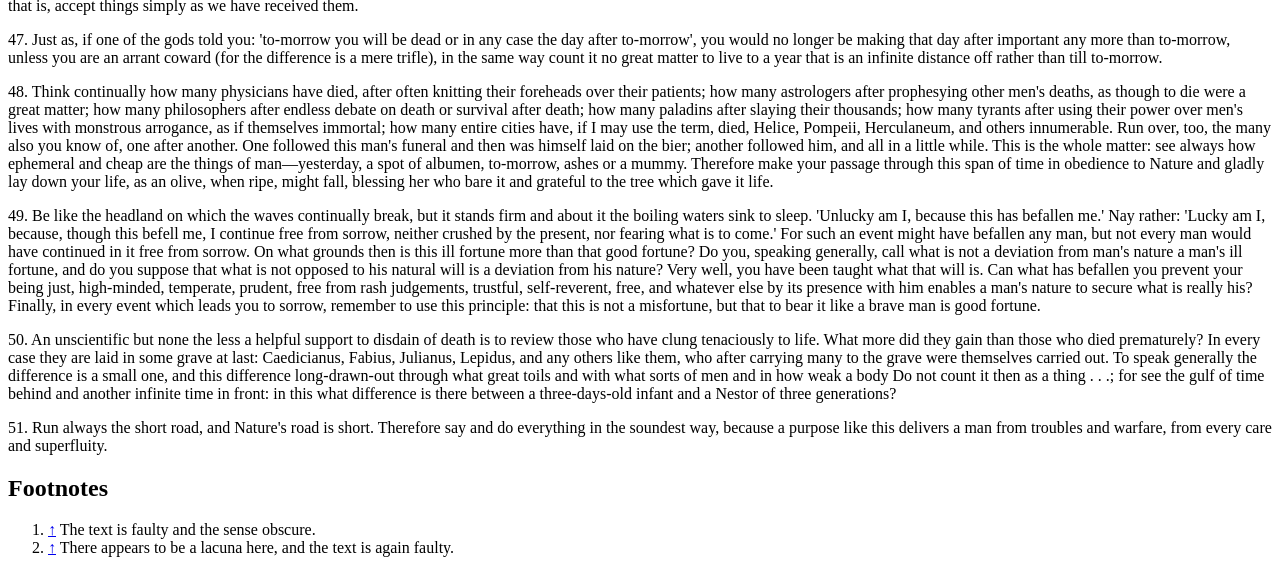
<file: raw/farquharson_book_4.html>
<!DOCTYPE html>
<html prefix="dc: http://purl.org/dc/terms/ mw: http://mediawiki.org/rdf/" about="//en.wikisource.org/wiki/Special:Redirect/revision/9063629"><head prefix="mwr: //en.wikisource.org/wiki/Special:Redirect/"><meta charset="utf-8"/><link rel="dc:replaces" resource="mwr:revision/9039494"/><meta property="mw:revisionSHA1" content="h8jyo6miw2xr1toaj4qfgfcp0ax1xrf"/><meta property="dc:modified" content="2019-01-22T22:13:55Z"/><meta property="mw:pageNamespace" content="0"/><meta property="mw:pageId" content="2650464"/><meta property="mw:htmlVersion" content="2.8.0"/><meta property="mw:html:version" content="2.8.0"/><base href="//en.wikisource.org/wiki/"/><link rel="dc:isVersionOf" href="//en.wikisource.org/wiki/The_Meditations_of_the_Emperor_Marcus_Antoninus/Book_4"/><title>The Meditations of the Emperor Marcus Antoninus/Book 4</title><meta property="mw:jsConfigVars" content='{"wgParsoidHtmlVersion":"2.8.0"}'/><meta property="mw:generalModules" content="ext.cite.ux-enhancements"/><meta property="mw:moduleStyles" content="ext.cite.parsoid.styles|ext.cite.styles"/><link rel="stylesheet" href="/w/load.php?lang=en&amp;modules=ext.cite.parsoid.styles%7Cext.cite.styles%7Cmediawiki.skinning.content.parsoid%7Cmediawiki.skinning.interface%7Csite.styles&amp;only=styles&amp;skin=vector"/><meta http-equiv="content-language" content="en"/><meta http-equiv="vary" content="Accept"/><meta http-equiv="x-mediawiki-render-id" content="59d0e84d-cd17-11f1-b636-5f915b81e1e7"/></head><body class="mw-content-ltr sitedir-ltr ltr mw-body-content mediawiki mw-parser-output parsoid-body" lang="en" dir="ltr" data-mw-parsoid-version="0.24.0.0-alpha27" data-mw-html-version="2.8.0"><section data-mw-section-id="0" id="mwAQ"><div class="ws-noexport" about="#mwt1" typeof="mw:Transclusion" data-mw='{"parts":[{"template":{"target":{"wt":"header\n ","href":"./Template:Header"},"params":{"title":{"wt":"The Meditations of the Emperor Marcus Antoninus"},"author":{"wt":"Marcus Aurelius Antoninus"},"translator":{"wt":"Arthur Spenser Loat Farquharson"},"section":{"wt":"Book IV"},"previous":{"wt":"[[../Book 3|Book III]]"},"next":{"wt":"[[../Book 5|Book V]]"},"year":{"wt":"1944"},"notes":{"wt":"For Farquharson&apos;s commentary on this book see the &apos;&apos;[[../Commentary on Book 4|Commentary on Book IV]]&apos;&apos;"},"wikipedia":{"wt":""},"categories":{"wt":""}},"i":0}}]}' id="mwAg"><span class="mw-empty-elt"><style data-mw-deduplicate="TemplateStyles:r15431460" typeof="mw:Extension/templatestyles" about="#mwt2" data-mw='{"name":"templatestyles","attrs":{"src":"Header/styles.css"},"body":{"extsrc":""}}'>.mw-parser-output .wst-header .wst-header-mainblock{border:1px solid var(--border-color-success,#ACA);background-color:var(--background-color-success-subtle,#E6F2E6);color:var(--color-base,#202122)}.mw-parser-output .wst-header .wst-header-notes{border-bottom:1px solid var(--border-color-notice,#A0A0A0);background-color:var(--background-color-neutral,#FAFAFF);color:var(--color-base,#202122)}.mw-parser-output .wst-header .contributor-text{font-style:italic}.mw-parser-output .wst-header #header-title-text,.mw-parser-output .wst-header .wst-header-title-text{font-weight:bold}.mw-parser-output .wst-header #ws-data{display:none}.mw-parser-output .wst-header #ws-data.ws-data-show{display:block}</style></span></div><span class="mw-empty-elt" about="#mwt1"><style data-mw-deduplicate="TemplateStyles:r15675465" typeof="mw:Extension/templatestyles" about="#mwt3" data-mw='{"name":"templatestyles","attrs":{"src":"Header structure/styles.css"},"body":{"extsrc":""}}'>.mw-parser-output .wst-header-mainblock{margin:4px auto 4px auto;padding:0 3px;display:flex;align-items:center}.mw-parser-output .wst-header-back,.mw-parser-output .wst-header-forward{display:flex;flex:1 4 100%;min-width:min-content;align-items:center;font-size:.9em}.mw-parser-output .wst-header-nav-empty{visibility:hidden}.mw-parser-output .wst-header-back{justify-content:flex-start;text-align:left}.mw-parser-output .wst-header-central-cell{flex:4 1 100%;max-width:max-content;text-align:center}.mw-parser-output .wst-header-forward{justify-content:flex-end;text-align:right}@media(max-width:768px){.mw-parser-output .wst-header-mainblock{flex-wrap:wrap}.mw-parser-output .wst-header-central-cell{flex:0 0 100%;order:-2;width:auto}.mw-parser-output .wst-header-back,.mw-parser-output .wst-header-forward{width:auto}}.mw-parser-output .wst-header-notes{display:inline-block;border-collapse:collapse;border-spacing:0;empty-cells:hide;font-size:.9em;line-height:1.4;margin:0 auto 4px auto;width:100%}.mw-parser-output .wst-header-left{float:left}</style></span><div class="ws-header wst-header-structure wst-unknown wst-header ws-header ws-noexport noprint dynlayout-exempt " about="#mwt1" id="mwAw"><div class="wst-header-mainblock wst-unknown-mainblock headertemplate"><div class="wst-header-back searchaux wst-unknown-back"><div class="wst-header-back-arrow">←</div><div class="wst-header-back-link"><a rel="mw:WikiLink" href="./The_Meditations_of_the_Emperor_Marcus_Antoninus/Book_3" title="The Meditations of the Emperor Marcus Antoninus/Book 3">Book III</a></div></div><div class="wst-header-central-cell wst-unknown-central-cell"><span class="wst-header-title wst-unknown-title"><span class="wst-header-title-text">The Meditations of the Emperor Marcus Antoninus</span> (<span class="wst-header-year-text">1944</span>)<br class="wst-header-title-break"/><span class="contributor-text">by<span typeof="mw:Entity"> </span><span class="fn"><a rel="mw:WikiLink" href="./Author:Marcus_Aurelius_Antoninus" title="Author:Marcus Aurelius Antoninus">Marcus Aurelius Antoninus</a></span></span>, <span class="contributor-text">translated by<span typeof="mw:Entity"> </span><span class="fn"><a rel="mw:WikiLink" href="./Author:Arthur_Spenser_Loat_Farquharson" title="Author:Arthur Spenser Loat Farquharson">Arthur Spenser Loat Farquharson</a></span></span><div class="header-section-text">Book IV</div></span></div><div class="wst-header-forward searchaux wst-unknown-forward"><div class="wst-header-forward-link"><a rel="mw:WikiLink" href="./The_Meditations_of_the_Emperor_Marcus_Antoninus/Book_5" title="The Meditations of the Emperor Marcus Antoninus/Book 5">Book V</a></div><div class="wst-header-forward-arrow">→</div></div></div><div class="wst-header-notes header_notes searchaux wst-unknown-notes"><div class="wst-header-content header_notes_content wst-header-notes-content wst-unknown-notes-content">
<p>For Farquharson's commentary on this book see the <i><a rel="mw:WikiLink" href="./The_Meditations_of_the_Emperor_Marcus_Antoninus/Commentary_on_Book_4" title="The Meditations of the Emperor Marcus Antoninus/Commentary on Book 4">Commentary on Book IV</a></i></p>
</div></div><div class="ws-noexport" id="ws-data" style="speak:none"><span id="ws-author">Marcus Aurelius Antoninus</span><span id="ws-article-id">2650464</span><span id="ws-title">The Meditations of the Emperor Marcus Antoninus — Book IV</span><span id="ws-year">1944</span><span id="ws-translator">Arthur Spenser Loat Farquharson</span></div><span class="mw-empty-elt"><link rel="mw:PageProp/Category" href="./Category:Subpages"/><link rel="mw:PageProp/Category" href="./Category:Pages_with_translator"/><link rel="mw:PageProp/Category" href="./Category:Headers_applying_DefaultSort_key"/></span></div>
<p id="mwBA"><span style="display:none" id="dynamic_layout_overrider" about="#mwt4" typeof="mw:Transclusion" data-mw='{"parts":[{"template":{"target":{"wt":"default layout","href":"./Template:Default_layout"},"params":{"1":{"wt":"Layout 2"}},"i":0}}]}'>Layout 2</span></p>

<div class="prp-pages-output" lang="en" typeof="mw:Extension/pages" about="#mwt50" data-mw='{"name":"pages","attrs":{"index":"Meditations of the Emperor Marcus Antoninus - Volume 1 - Farquharson 1944.pdf","include":"143,145,147,149,151,153,155,157,159,161,163,165"}}' id="mwBQ"><p id="mwBg"><span id="mwBw"><span class="pagenum ws-pagenum" id="51" data-page-number="51" data-page-name="Page:Meditations of the Emperor Marcus Antoninus - Volume 1 - Farquharson 1944.pdf/143" data-page-index="143" data-page-quality="3" title="Page:Meditations_of_the_Emperor_Marcus_Antoninus_-_Volume_1_-_Farquharson_1944.pdf/143" about="#mwt5" typeof="mw:Transclusion" data-mw='{"parts":[{"template":{"target":{"wt":":MediaWiki:Proofreadpage_pagenum_template","href":"./MediaWiki:Proofreadpage_pagenum_template"},"params":{"page":{"wt":"Page:Meditations of the Emperor Marcus Antoninus - Volume 1 - Farquharson 1944.pdf/143"},"num":{"wt":"51"},"formatted":{"wt":"51"},"quality":{"wt":"3"}},"i":0}}]}'><span id="pageindex_143" class="pagenum-inner ws-noexport"><span typeof="mw:Entity" id="mwCA">​</span></span></span></span></p><span class="mw-empty-elt" about="#mwt6" typeof="mw:Transclusion" data-mw='{"parts":[{"template":{"target":{"wt":":Page:Meditations of the Emperor Marcus Antoninus - Volume 1 - Farquharson 1944.pdf/143","href":"./Page:Meditations_of_the_Emperor_Marcus_Antoninus_-_Volume_1_-_Farquharson_1944.pdf/143"},"params":{},"i":0}},"&lt;pageseparator />&lt;span>",{"template":{"target":{"wt":":MediaWiki:Proofreadpage_pagenum_template","href":"./MediaWiki:Proofreadpage_pagenum_template"},"params":{"page":{"wt":"Page:Meditations of the Emperor Marcus Antoninus - Volume 1 - Farquharson 1944.pdf/145"},"num":{"wt":"53"},"formatted":{"wt":"53"},"quality":{"wt":"3"}},"i":1}},"&lt;/span>",{"template":{"target":{"wt":":Page:Meditations of the Emperor Marcus Antoninus - Volume 1 - Farquharson 1944.pdf/145","href":"./Page:Meditations_of_the_Emperor_Marcus_Antoninus_-_Volume_1_-_Farquharson_1944.pdf/145"},"params":{},"i":2}},"&lt;pageseparator />&lt;span>",{"template":{"target":{"wt":":MediaWiki:Proofreadpage_pagenum_template","href":"./MediaWiki:Proofreadpage_pagenum_template"},"params":{"page":{"wt":"Page:Meditations of the Emperor Marcus Antoninus - Volume 1 - Farquharson 1944.pdf/147"},"num":{"wt":"55"},"formatted":{"wt":"55"},"quality":{"wt":"3"}},"i":3}},"&lt;/span>",{"template":{"target":{"wt":":Page:Meditations of the Emperor Marcus Antoninus - Volume 1 - Farquharson 1944.pdf/147","href":"./Page:Meditations_of_the_Emperor_Marcus_Antoninus_-_Volume_1_-_Farquharson_1944.pdf/147"},"params":{},"i":4}}]}' id="mwCQ"><style data-mw-deduplicate="TemplateStyles:r15620827" typeof="mw:Extension/templatestyles" about="#mwt7" data-mw='{"name":"templatestyles","attrs":{"src":"center/styles.css"}}' id="mwCg">.mw-parser-output .wst-center{text-align:center;margin:0 auto}.mw-parser-output .wst-center.wst-center-nomargin>p{margin-top:0;margin-bottom:0}</style></span><div class="wst-center tiInherit  " about="#mwt6" id="mwCw">
<p id="mwDA"><span style="font-size:120%;" id="mwDQ">BOOK IV</span></p>
</div><span about="#mwt6" id="mwDg">
</span><p about="#mwt6" id="mwDw">
<br id="mwEA"/>
1. The sovereign power within, in its natural state, so confronts what comes to pass as always to adapt itself readily to what is feasible and is presented to it. This is because it puts its affection upon no material of its own choice; rather it sets itself upon its objects with a reservation, and then makes the opposition which encounters it into material for itself. It is like a fire, when it masters what falls into it, whereby a little taper would have been put out, but a bright fire very quickly appropriates and devours what is heaped upon it, and leaps up higher out of those very obstacles. </p><span about="#mwt6" id="mwEQ">

</span><p about="#mwt6" id="mwEg">2. Nothing that is undertaken is to be undertaken without a purpose, nor otherwise than according to a principle which makes the art of living perfect. </p><span about="#mwt6" id="mwEw">

</span><p about="#mwt6" id="mwFA">3. Men look for retreats for themselves, the country, the sea-shore, the hills; and you yourself, too, are peculiarly accustomed to feel the same want. Yet all this is very unlike a philosopher, when you may at any hour you please retreat into yourself. For nowhere does a man retreat into more quiet or more privacy than into his own mind, especially one who has within such things that he has only to look into, and become at once in perfect ease; and by ease I mean nothing else but good behaviour. Continually, therefore, grant yourself this retreat and repair yourself. But let them be brief and fundamental truths, which will suffice at once by their presence to wash away all sorrow, and to send you back without repugnance to the life to which you return. </p><span about="#mwt6" id="mwFQ">

</span><p about="#mwt6" id="mwFg">For what is it that shall move your repugnance? The wickedness of men? Recall the judgement that reasonable creatures have come into the world for the sake of one another; that patience is a part of justice; that men do <span id="mwFw"><span class="pagenum ws-pagenum" id="53" data-page-number="53" data-page-name="Page:Meditations of the Emperor Marcus Antoninus - Volume 1 - Farquharson 1944.pdf/145" data-page-index="145" data-page-quality="3" title="Page:Meditations_of_the_Emperor_Marcus_Antoninus_-_Volume_1_-_Farquharson_1944.pdf/145"><span id="pageindex_145" class="pagenum-inner ws-noexport"><span typeof="mw:Entity" id="mwGA">​</span></span></span></span>wrong involuntarily; and how many at last, after enmity, suspicion, hatred, warfare, have been laid out on their death-beds and come to dust. This should make you pause. But shall what is assigned from Universal Nature be repugnant to you? Revive the alternative: 'either Providence or blind atoms', and the many proofs that the Universe is a kind of Commonwealth. Shall then the things of the flesh still have hold upon you? Reflect that the understanding, when once it takes control of itself and recognizes its own power, does not mingle with the vital spirit, be its current smooth or broken, and finally reflect upon all that you have heard and consented to about pain and pleasure. </p><span about="#mwt6" id="mwGQ">

</span><p about="#mwt6" id="mwGg">Well, then, shall mere glory distract you? Look at the swiftness of the oblivion of all men; the gulf of endless time, behind and before; the hollowness of applause, the fickleness and folly of those who seem to speak well of you, and the narrow room in which it is confined. This should make you pause. For the entire earth is a point in space, and how small a corner thereof is this your dwelling place, and how few and how paltry those who will sing your praises here! </p><span about="#mwt6" id="mwGw">

</span><p about="#mwt6" id="mwHA">Finally, therefore, remember your retreat into this little domain which is yourself, and above all be not disturbed nor on the rack, but be free and look at things as a man, a human being, a citizen, a creature that must die. And among what is most ready to hand into which you will look have these two: the one, that things do not take hold upon the mind, but stand without unmoved, and that disturbances come only from the judgement within; the second, that all that your eyes behold will change in a moment and be no more; and of how many things you have already witnessed the changes, think continually of that. </p><span about="#mwt6" id="mwHQ">

</span><p about="#mwt6" id="mwHg">The Universe is change, life is opinion. </p><span about="#mwt6" id="mwHw">

</span><p about="#mwt6" id="mwIA">4. If mind is common to us all, then also the reason, whereby we are reasoning beings, is common. If this be so, then also the reason which enjoins what is to be done or left undone is common. If this be so, law also is common; if this be so, we are citizens; if this be so, we <span id="mwIQ"><span class="pagenum ws-pagenum" id="55" data-page-number="55" data-page-name="Page:Meditations of the Emperor Marcus Antoninus - Volume 1 - Farquharson 1944.pdf/147" data-page-index="147" data-page-quality="3" title="Page:Meditations_of_the_Emperor_Marcus_Antoninus_-_Volume_1_-_Farquharson_1944.pdf/147"><span id="pageindex_147" class="pagenum-inner ws-noexport"><span typeof="mw:Entity" id="mwIg">​</span></span></span></span>are partakers in one constitution; if this be so, the Universe is a kind of Commonwealth. For in what other common government can we say that the whole race of men partakes? And thence, from this common City, is derived our mind itself, our reason and our sense of law, or from what else? For as the earthy is in me a portion from some earth, and the watery from a second element, and the vital spirit from some source, and the hot and fiery from yet another source of its own (for nothing comes from nothing, just as nothing returns to nothing), so therefore the mind also has come from some source. </p><span about="#mwt6" id="mwIw">

</span><p about="#mwt6" id="mwJA">5. Death is like birth, a mystery of Nature; a coming together out of identical elements and a dissolution into the same. Looked at generally this is not a thing of which man should be ashamed, for it is contrary neither to what is conformable to a reasonable creature nor to the principle of his constitution. </p><span about="#mwt6" id="mwJQ">

</span><p about="#mwt6" id="mwJg">6. These are natural and necessary results from creatures of this kind, and one who wants this to be otherwise wants the fig-tree not to yield its acrid juice. And in general remember this, that within a very little while both he and you will be dead, and a little after not even your name nor his will be left. </p><span about="#mwt6" id="mwJw">

</span><p about="#mwt6" id="mwKA">7. Get rid of the judgement; you are rid of the 'I am hurt'; get rid of the 'I am hurt', you are rid of the hurt itself. </p><span about="#mwt6" id="mwKQ">

</span><p about="#mwt6" id="mwKg">8. What does not make a man worse than he was, neither makes his life worse than it was, nor hurts him without or within. </p><span about="#mwt6" id="mwKw">

</span><p about="#mwt6" id="mwLA">9. It was a law of necessity that what is naturally beneficial should bring this about. </p><span about="#mwt6" id="mwLQ">

</span><p about="#mwt6" id="mwLg">10. 'All that comes to pass comes to pass with justice.' You will find this to be so if you watch carefully. I do not mean only in accordance with the ordered series of events, but in accordance with justice and as it were by some one who assigns what has respect to worth. Watch, therefore, as you have begun and whatever you do, do it with this, with goodness in the specific sense in which the notion of the good man is conceived. Preserve this goodness in everything you do. </p><span about="#mwt6" id="mwLw">
</span><div class="__nop wst-nop" about="#mwt6" id="mwMA"></div><p about="#mwt13" typeof="mw:Transclusion" data-mw='{"parts":["&lt;pageseparator />&lt;span>",{"template":{"target":{"wt":":MediaWiki:Proofreadpage_pagenum_template","href":"./MediaWiki:Proofreadpage_pagenum_template"},"params":{"page":{"wt":"Page:Meditations of the Emperor Marcus Antoninus - Volume 1 - Farquharson 1944.pdf/149"},"num":{"wt":"57"},"formatted":{"wt":"57"},"quality":{"wt":"3"}},"i":0}},"&lt;/span>",{"template":{"target":{"wt":":Page:Meditations of the Emperor Marcus Antoninus - Volume 1 - Farquharson 1944.pdf/149","href":"./Page:Meditations_of_the_Emperor_Marcus_Antoninus_-_Volume_1_-_Farquharson_1944.pdf/149"},"params":{},"i":1}}]}' id="mwMQ"> <span id="mwMg"><span class="pagenum ws-pagenum" id="57" data-page-number="57" data-page-name="Page:Meditations of the Emperor Marcus Antoninus - Volume 1 - Farquharson 1944.pdf/149" data-page-index="149" data-page-quality="3" title="Page:Meditations_of_the_Emperor_Marcus_Antoninus_-_Volume_1_-_Farquharson_1944.pdf/149"><span id="pageindex_149" class="pagenum-inner ws-noexport"><span typeof="mw:Entity" id="mwMw">​</span></span></span></span>11. Don't regard things in the light in which he who does the wrong judges them, nor as he wishes you to judge them: but see them as in truth they are. </p><span about="#mwt13" id="mwNA">

</span><p about="#mwt13" id="mwNQ">12. In these two ways you must always be prepared: the one, only to act as the principle of the royal and law-giving art prescribes for the benefit of mankind; the second, to change your purpose, if some one is there to correct and to guide you away from some fancy of yours. The guidance must, however, always be from a conviction of justice or common benefit ensuing, and what you prefer must be similar, not because it looked pleasant or popular. </p><span about="#mwt13" id="mwNg">

</span><p about="#mwt13" id="mwNw">13. 'You have reason?' 'Yes, I have!' 'Why not use it then? If this is doing its part, what else do you want?' </p><span about="#mwt13" id="mwOA">

</span><p about="#mwt13" id="mwOQ">14. You came into the world as a part. You will vanish in that which gave you birth, or rather you will be taken up into its generative reason by the process of change. </p><span about="#mwt13" id="mwOg">

</span><p about="#mwt13" id="mwOw">15. Many grains of incense upon the same altar; one falls first, another later, but difference there is none. </p><span about="#mwt13" id="mwPA">

</span><p about="#mwt13" id="mwPQ">16. Within ten days you will appear a god even to those to whom to-day you seem a beast or a baboon, if you return to your principles and your reverence of the Word. </p><span about="#mwt13" id="mwPg">

</span><p about="#mwt13" id="mwPw">17. Don't live as though you were going to live a myriad years. Fate is hanging over your head; while you have life, while you may, become good. </p><span about="#mwt13" id="mwQA">

</span><p about="#mwt13" id="mwQQ">18. How great a rest from labour he gains who does not look to what his neighbour says or does or thinks, but only to what he himself is doing, in order that exactly this may be just and holy, or in accord with a good man's conduct.<sup about="#mwt14" class="mw-ref reference" id="cite_ref-1" rel="dc:references" typeof="mw:Extension/ref" data-mw='{"name":"ref","attrs":{},"body":{"id":"mw-reference-text-cite_note-1"}}'><a href="./The_Meditations_of_the_Emperor_Marcus_Antoninus/Book_4#cite_note-1" id="mwQg"><span class="mw-reflink-text" id="mwQw"><span class="cite-bracket" id="mwRA">[</span>1<span class="cite-bracket" id="mwRQ">]</span></span></a></sup> 'Do not look round at a black character,' but run toward the goal, balanced, not throwing your body about. </p><span about="#mwt13" id="mwRg">
</span><div class="__nop wst-nop" about="#mwt13" id="mwRw"></div><p about="#mwt17" typeof="mw:Transclusion" data-mw='{"parts":["&lt;pageseparator />&lt;span>",{"template":{"target":{"wt":":MediaWiki:Proofreadpage_pagenum_template","href":"./MediaWiki:Proofreadpage_pagenum_template"},"params":{"page":{"wt":"Page:Meditations of the Emperor Marcus Antoninus - Volume 1 - Farquharson 1944.pdf/151"},"num":{"wt":"59"},"formatted":{"wt":"59"},"quality":{"wt":"3"}},"i":0}},"&lt;/span>",{"template":{"target":{"wt":":Page:Meditations of the Emperor Marcus Antoninus - Volume 1 - Farquharson 1944.pdf/151","href":"./Page:Meditations_of_the_Emperor_Marcus_Antoninus_-_Volume_1_-_Farquharson_1944.pdf/151"},"params":{},"i":1}},"&lt;pageseparator />&lt;span>",{"template":{"target":{"wt":":MediaWiki:Proofreadpage_pagenum_template","href":"./MediaWiki:Proofreadpage_pagenum_template"},"params":{"page":{"wt":"Page:Meditations of the Emperor Marcus Antoninus - Volume 1 - Farquharson 1944.pdf/153"},"num":{"wt":"61"},"formatted":{"wt":"61"},"quality":{"wt":"3"}},"i":2}},"&lt;/span>",{"template":{"target":{"wt":":Page:Meditations of the Emperor Marcus Antoninus - Volume 1 - Farquharson 1944.pdf/153","href":"./Page:Meditations_of_the_Emperor_Marcus_Antoninus_-_Volume_1_-_Farquharson_1944.pdf/153"},"params":{},"i":3}},"&lt;pageseparator />&lt;span>",{"template":{"target":{"wt":":MediaWiki:Proofreadpage_pagenum_template","href":"./MediaWiki:Proofreadpage_pagenum_template"},"params":{"page":{"wt":"Page:Meditations of the Emperor Marcus Antoninus - Volume 1 - Farquharson 1944.pdf/155"},"num":{"wt":"63"},"formatted":{"wt":"63"},"quality":{"wt":"3"}},"i":4}},"&lt;/span>",{"template":{"target":{"wt":":Page:Meditations of the Emperor Marcus Antoninus - Volume 1 - Farquharson 1944.pdf/155","href":"./Page:Meditations_of_the_Emperor_Marcus_Antoninus_-_Volume_1_-_Farquharson_1944.pdf/155"},"params":{},"i":5}}]}' id="mwSA"> <span id="mwSQ"><span class="pagenum ws-pagenum" id="59" data-page-number="59" data-page-name="Page:Meditations of the Emperor Marcus Antoninus - Volume 1 - Farquharson 1944.pdf/151" data-page-index="151" data-page-quality="3" title="Page:Meditations_of_the_Emperor_Marcus_Antoninus_-_Volume_1_-_Farquharson_1944.pdf/151"><span id="pageindex_151" class="pagenum-inner ws-noexport"><span typeof="mw:Entity" id="mwSg">​</span></span></span></span>19. The man in a flutter for after-fame fails to picture to himself that each of those who remember him will himself also very shortly die, then again the man who succeeded him, until the whole remembrance is extinguished as it runs along a line of men who are kindled and then put out. And put the case that those who will remember never die, and the remembrance never dies, what is that to you? And I do not say that it is nothing to the dead; what is praise to the living, except perhaps for some practical purpose? For now you are putting off unseasonably the gift of Nature, which does not depend on the testimony of some one else <style data-mw-deduplicate="TemplateStyles:r15431489" typeof="mw:Extension/templatestyles" about="#mwt18" data-mw='{"name":"templatestyles","attrs":{"src":"nowrap/core.css"}}' id="mwSw">.mw-parser-output .nowrap,.mw-parser-output .nowrap a:before,.mw-parser-output .nowrap .selflink:before{white-space:nowrap}</style><link rel="mw-deduplicated-inline-style" href="mw-data:TemplateStyles:r15431489" about="#mwt19" typeof="mw:Extension/templatestyles" data-mw='{"name":"templatestyles","attrs":{"src":"nowrap/core.css"}}' id="mwTA"/><span class="nowrap" id="mwTQ">.<span typeof="mw:Entity" id="mwTg"> </span>.<span typeof="mw:Entity" id="mwTw"> </span>.</span><sup about="#mwt20" class="mw-ref reference" id="cite_ref-2" rel="dc:references" typeof="mw:Extension/ref" data-mw='{"name":"ref","attrs":{},"body":{"id":"mw-reference-text-cite_note-2"}}'><a href="./The_Meditations_of_the_Emperor_Marcus_Antoninus/Book_4#cite_note-2" id="mwUA"><span class="mw-reflink-text" id="mwUQ"><span class="cite-bracket" id="mwUg">[</span>2<span class="cite-bracket" id="mwUw">]</span></span></a></sup></p><span about="#mwt17" id="mwVA">

</span><p about="#mwt17" id="mwVQ">20. Everything in any way lovely is lovely of itself and terminates in itself, holding praise to be no part of itself. At all events, in no case does what is praised become better or worse. This I say also of what is commonly called lovely, for instance materials and works of art; and indeed what is there lacking at all to that which is really lovely? No more than to law, no more than to truth, no more than to kindness or reverence of self. Which of these is lovely because it is praised or corrupted because it is blamed? Does an emerald become worse than it was, if it be not praised? And what of gold, ivory, purple, a lute, a sword-blade, a flower-bud, a little plant? </p><span about="#mwt17" id="mwVg">

</span><p about="#mwt17" id="mwVw">21. You ask how, if souls continue to exist, the atmosphere has room for them from time eternal. But how does the ground have room for the bodies of those who for so long an age are buried in it? The answer is that, as on earth change and dissolution after a continuance for so long make room for other dead bodies, so in the atmosphere souls pass on and continue for so long, and then change and are poured out and are kindled being assumed <span id="mwWA"><span class="pagenum ws-pagenum" id="61" data-page-number="61" data-page-name="Page:Meditations of the Emperor Marcus Antoninus - Volume 1 - Farquharson 1944.pdf/153" data-page-index="153" data-page-quality="3" title="Page:Meditations_of_the_Emperor_Marcus_Antoninus_-_Volume_1_-_Farquharson_1944.pdf/153"><span id="pageindex_153" class="pagenum-inner ws-noexport"><span typeof="mw:Entity" id="mwWQ">​</span></span></span></span>into the generative principle of Universal Nature, and so provide room for those which succeed to their place. This would be the answer presuming that souls do continue. But we must consider not only the multitude of bodies that are thus buried, but also the number of animals eaten every day by ourselves and the rest of the animal creation. How large a number are devoured and in a manner of speaking buried in the bodies of those who feed upon them; and yet there is room to contain them because they are turned into blood, because they are changed into forms of air and heat. How shall we investigate the truth of this? By a distinction into the material and the causal. </p><span about="#mwt17" id="mwWg">

</span><p about="#mwt17" id="mwWw">22. Do not wander without a purpose, but in all your impulses render what is just, and in all your imaginations preserve what you apprehend. </p><span about="#mwt17" id="mwXA">

</span><p about="#mwt17" id="mwXQ">23. Everything is fitting for me, my Universe, which fits thy purpose. Nothing in thy good time is too early or too late for me; everything is fruit for me which thy seasons, Nature, bear; from thee, in thee, to thee are all things. The poet sings: 'Dear city of Cecrops', and will you not say: 'Dear city of God'? </p><span about="#mwt17" id="mwXg">

</span><p about="#mwt17" id="mwXw">24. Democritus has said: 'Do few things, if you would enjoy tranquillity.' May it not be better to do the necessary things and what the reason of a creature intended by Nature to be social prescribes, and as that reason prescribes? For this brings not only the tranquillity from doing right but also from doing few things. For if one removes most of what we say and do as unnecessary, he will have more leisure and less interruption. Wherefore on each occasion he should remind himself: 'Is this not one of the necessary things?' And he should remove not actions merely that are unnecessary, but <span id="mwYA"><span class="pagenum ws-pagenum" id="63" data-page-number="63" data-page-name="Page:Meditations of the Emperor Marcus Antoninus - Volume 1 - Farquharson 1944.pdf/155" data-page-index="155" data-page-quality="3" title="Page:Meditations_of_the_Emperor_Marcus_Antoninus_-_Volume_1_-_Farquharson_1944.pdf/155"><span id="pageindex_155" class="pagenum-inner ws-noexport"><span typeof="mw:Entity" id="mwYQ">​</span></span></span></span>imaginations also, for in this way superfluous actions too will not follow in their train. </p><span about="#mwt17" id="mwYg">

</span><p about="#mwt17" id="mwYw">25. Make trial for yourself how the life of the good man, too, fares well, of the man pleased with what is assigned from Universal Nature and contented by his own just action and kind disposition. </p><span about="#mwt17" id="mwZA">

</span><p about="#mwt17" id="mwZQ">26. You have seen those things, look now at these: do not trouble yourself, make yourself simple. Does a man do wrong? He does wrong to himself. Has some chance befallen you? It is well; from Universal Nature, from the beginning, all that befalls was determined for you and the thread was spun. The sum of the matter is this: life is short; the present must be turned to profit with reasonableness and right. Be sober without effort. </p><span about="#mwt17" id="mwZg">

</span><p about="#mwt17" id="mwZw">27. Either an ordered Universe or a medley heaped together mechanically but still an order; or can order subsist in you and disorder in the Whole! And that, too, when all things are so distinguished and yet intermingled and sympathetic. </p><span about="#mwt17" id="mwaA">

</span><p about="#mwt17" id="mwaQ">28. A black heart is an unmanly heart, a stubborn heart; resembling a beast of prey, a mere brute, or a child; foolish, crafty, ribald, mercenary, despotic. </p><span about="#mwt17" id="mwag">

</span><p about="#mwt17" id="mwaw">29. If he is a foreigner in the Universe who does not recognize the essence of the Universe, no less is he a foreigner, who does not recognize what comes to pass in it. A fugitive is he who runs away from the reasonable law of his City; a blind man, he who shuts the eye of the mind; a beggar, he who has need of another and has not all that is necessary for life in himself; a blain on the Universe, he who rebels and separates himself from the reason of our common nature because he is displeased with what comes to pass (for Nature who bore you, brings these things also into being); a fragment cut off from the City, he who cuts off his own soul from the soul of reasonable creatures, which is one. </p><span about="#mwt17" id="mwbA">

</span><p about="#mwt17" id="mwbQ">30. Here is a philosopher without a tunic, another without a book, another here half-naked. 'I have no bread,' he says, 'still I stand firm by the Word.' And I have nourishment from my lessons and yet do not stand firm. </p><span about="#mwt17" id="mwbg">
</span><div class="__nop wst-nop" about="#mwt17" id="mwbw"></div><p about="#mwt27" typeof="mw:Transclusion" data-mw='{"parts":["&lt;pageseparator />&lt;span>",{"template":{"target":{"wt":":MediaWiki:Proofreadpage_pagenum_template","href":"./MediaWiki:Proofreadpage_pagenum_template"},"params":{"page":{"wt":"Page:Meditations of the Emperor Marcus Antoninus - Volume 1 - Farquharson 1944.pdf/157"},"num":{"wt":"65"},"formatted":{"wt":"65"},"quality":{"wt":"3"}},"i":0}},"&lt;/span>",{"template":{"target":{"wt":":Page:Meditations of the Emperor Marcus Antoninus - Volume 1 - Farquharson 1944.pdf/157","href":"./Page:Meditations_of_the_Emperor_Marcus_Antoninus_-_Volume_1_-_Farquharson_1944.pdf/157"},"params":{},"i":1}},"&lt;pageseparator />&lt;span>",{"template":{"target":{"wt":":MediaWiki:Proofreadpage_pagenum_template","href":"./MediaWiki:Proofreadpage_pagenum_template"},"params":{"page":{"wt":"Page:Meditations of the Emperor Marcus Antoninus - Volume 1 - Farquharson 1944.pdf/159"},"num":{"wt":"67"},"formatted":{"wt":"67"},"quality":{"wt":"3"}},"i":2}},"&lt;/span>",{"template":{"target":{"wt":":Page:Meditations of the Emperor Marcus Antoninus - Volume 1 - Farquharson 1944.pdf/159","href":"./Page:Meditations_of_the_Emperor_Marcus_Antoninus_-_Volume_1_-_Farquharson_1944.pdf/159"},"params":{},"i":3}},"&lt;pageseparator />&lt;span>",{"template":{"target":{"wt":":MediaWiki:Proofreadpage_pagenum_template","href":"./MediaWiki:Proofreadpage_pagenum_template"},"params":{"page":{"wt":"Page:Meditations of the Emperor Marcus Antoninus - Volume 1 - Farquharson 1944.pdf/161"},"num":{"wt":"69"},"formatted":{"wt":"69"},"quality":{"wt":"3"}},"i":4}},"&lt;/span>",{"template":{"target":{"wt":":Page:Meditations of the Emperor Marcus Antoninus - Volume 1 - Farquharson 1944.pdf/161","href":"./Page:Meditations_of_the_Emperor_Marcus_Antoninus_-_Volume_1_-_Farquharson_1944.pdf/161"},"params":{},"i":5}},"&lt;pageseparator />&lt;span>",{"template":{"target":{"wt":":MediaWiki:Proofreadpage_pagenum_template","href":"./MediaWiki:Proofreadpage_pagenum_template"},"params":{"page":{"wt":"Page:Meditations of the Emperor Marcus Antoninus - Volume 1 - Farquharson 1944.pdf/163"},"num":{"wt":"71"},"formatted":{"wt":"71"},"quality":{"wt":"3"}},"i":6}},"&lt;/span>",{"template":{"target":{"wt":":Page:Meditations of the Emperor Marcus Antoninus - Volume 1 - Farquharson 1944.pdf/163","href":"./Page:Meditations_of_the_Emperor_Marcus_Antoninus_-_Volume_1_-_Farquharson_1944.pdf/163"},"params":{},"i":7}},"&lt;pageseparator />&lt;span>",{"template":{"target":{"wt":":MediaWiki:Proofreadpage_pagenum_template","href":"./MediaWiki:Proofreadpage_pagenum_template"},"params":{"page":{"wt":"Page:Meditations of the Emperor Marcus Antoninus - Volume 1 - Farquharson 1944.pdf/165"},"num":{"wt":"73"},"formatted":{"wt":"73"},"quality":{"wt":"3"}},"i":8}},"&lt;/span>",{"template":{"target":{"wt":":Page:Meditations of the Emperor Marcus Antoninus - Volume 1 - Farquharson 1944.pdf/165","href":"./Page:Meditations_of_the_Emperor_Marcus_Antoninus_-_Volume_1_-_Farquharson_1944.pdf/165"},"params":{},"i":9}}]}' id="mwcA"> <span id="mwcQ"><span class="pagenum ws-pagenum" id="65" data-page-number="65" data-page-name="Page:Meditations of the Emperor Marcus Antoninus - Volume 1 - Farquharson 1944.pdf/157" data-page-index="157" data-page-quality="3" title="Page:Meditations_of_the_Emperor_Marcus_Antoninus_-_Volume_1_-_Farquharson_1944.pdf/157"><span id="pageindex_157" class="pagenum-inner ws-noexport"><span typeof="mw:Entity" id="mwcg">​</span></span></span></span>31. Love the art which you were taught, set up your rest in this. Pass through what is left of life as one who has committed all that is yours, with your whole heart, to the gods, and of men making yourself neither despot nor servant to any. </p><span about="#mwt27" id="mwcw">

</span><p about="#mwt27" id="mwdA">32. Call to mind by way of example the time of Vespasian: you will see everything the same: men marrying, bringing up children, falling ill, dying, fighting, feasting, trading, farming, flattering, asserting themselves, suspecting, plotting, praying for another's death, murmuring at the present, lusting, heaping up riches, setting their heart on offices and thrones. And now that life of theirs is no more and nowhere. </p><span about="#mwt27" id="mwdQ">

</span><p about="#mwt27" id="mwdg">Again pass on to the time of Trajan; again everything the same. That life, too, is dead. In like manner contemplate and behold the rest of the records of times and whole nations; and see how many after their struggles fell in a little while and were resolved into the elements. But most of all you must run over in mind those whom you yourself have known to be distracted in vain, neglecting to perform what was agreeable to their own constitution, to hold fast to this and to be content with this. And here you are bound to remember that the attention paid to each action has its own worth and proportion, only so you will not be dejected if in smaller matters you are occupied no farther than was appropriate. </p><span about="#mwt27" id="mwdw">

</span><p about="#mwt27" id="mweA">33. Words familiar in olden times are now archaisms; so also the names of those whose praises were hymned in bygone days are now in a sense archaisms; Camillus, Caeso, Volesus, Dentatus; a little after, Scipio too and Cato; then also Augustus, then also Hadrian and Antoninus. For all things quickly fade and turn to fable, and quickly, too, utter oblivion covers them like sand. And this I say of those who shone like stars to wonder at; the rest, as soon as the breath was out of their bodies were 'unnoticed and unwept'. And what after all is everlasting <span id="mweQ"><span class="pagenum ws-pagenum" id="67" data-page-number="67" data-page-name="Page:Meditations of the Emperor Marcus Antoninus - Volume 1 - Farquharson 1944.pdf/159" data-page-index="159" data-page-quality="3" title="Page:Meditations_of_the_Emperor_Marcus_Antoninus_-_Volume_1_-_Farquharson_1944.pdf/159"><span id="pageindex_159" class="pagenum-inner ws-noexport"><span typeof="mw:Entity" id="mweg">​</span></span></span></span>remembrance? Utter vanity. What then is that about which a man ought to spend his pains? This one thing: right understanding, neighbourly behaviour, speech which would never lie, and a disposition welcoming all which comes to pass, as necessary, as familiar, as flowing from a source and fountain like itself. </p><span about="#mwt27" id="mwew">

</span><p about="#mwt27" id="mwfA">34. With your whole will surrender yourself to Clotho to spin your fate into whatever web of things she will. </p><span about="#mwt27" id="mwfQ">

</span><p about="#mwt27" id="mwfg">35. All is ephemeral, both what remembers and what is remembered. </p><span about="#mwt27" id="mwfw">

</span><p about="#mwt27" id="mwgA">36. Contemplate continually all things coming to pass by change, and accustom yourself to think that Universal Nature loves nothing so much as to change what is and to create new things in their likeness. For everything that is, is in a way the seed of what will come out of it, whereas you imagine seeds to be only those which are cast into the earth or into the womb. But that is very unscientific. </p><span about="#mwt27" id="mwgQ">

</span><p about="#mwt27" id="mwgg">37. You will presently be dead and are not yet simple, untroubled, void of suspicion that anything from outside can hurt you, not yet propitious to all men, nor counting wisdom to consist only in just action. </p><span about="#mwt27" id="mwgw">

</span><p about="#mwt27" id="mwhA">38. Look into their governing principles, even the wise among them, what petty things they avoid and what pursue! </p><span about="#mwt27" id="mwhQ">

</span><p about="#mwt27" id="mwhg">39. Your evil does not consist in another's governing principle, nor indeed in any change and alteration of your environment. Where then? Where the part of you which judges about evil is. Let it not frame the judgement, and all is well. Even if what is nearest to it, your body, is cut, cauterized, suppurates, mortifies, still let the part which judges about these things be at rest; that is, let it decide that nothing is good or evil which can happen indifferently to the evil man and the good. For what happens indifferently to one whose life is contrary to Nature and to one whose life is according to Nature, this is neither according to nor contrary to Nature. </p><span about="#mwt27" id="mwhw">

</span><p about="#mwt27" id="mwiA">40. Constantly think of the Universe as one living creature, embracing one being and one soul; how all is absorbed into the one consciousness of this living creature; <span id="mwiQ"><span class="pagenum ws-pagenum" id="69" data-page-number="69" data-page-name="Page:Meditations of the Emperor Marcus Antoninus - Volume 1 - Farquharson 1944.pdf/161" data-page-index="161" data-page-quality="3" title="Page:Meditations_of_the_Emperor_Marcus_Antoninus_-_Volume_1_-_Farquharson_1944.pdf/161"><span id="pageindex_161" class="pagenum-inner ws-noexport"><span typeof="mw:Entity" id="mwig">​</span></span></span></span>how it compasses all things with a single purpose, and how all things work together to cause all that comes to pass, and their wonderful web and texture. </p><span about="#mwt27" id="mwiw">

</span><p about="#mwt27" id="mwjA">41. You are a spirit bearing the weight of a dead body, as Epictetus used to say. </p><span about="#mwt27" id="mwjQ">

</span><p about="#mwt27" id="mwjg">42. For what comes to pass in the course of change nothing is evil, as nothing is good for what exists in consequence of change. </p><span about="#mwt27" id="mwjw">

</span><p about="#mwt27" id="mwkA">43. There is a kind of river of things passing into being, and Time is a violent torrent. For no sooner is each seen, than it has been carried away, and another is being carried by, and that, too, will be carried away. </p><span about="#mwt27" id="mwkQ">

</span><p about="#mwt27" id="mwkg">44. All that comes to pass is as familiar and well known as the rose in spring and the grape in summer. Of like fashion are sickness, death, calumny, intrigue, and all that gladdens or saddens the foolish. </p><span about="#mwt27" id="mwkw">

</span><p about="#mwt27" id="mwlA">45. What follows is always organically related to what went before; for it is not like a simple enumeration of units separately determined by necessity, but a rational combination; and as Being is arranged in a mutual coordination, so the phenomena of Becoming display no bare succession but a wonderful organic interrelation. </p><span about="#mwt27" id="mwlQ">

</span><p about="#mwt27" id="mwlg">46. Always remember what Heraclitus said: 'the death of earth is the birth of water, the death of water is the birth of atmosphere, the death of atmosphere is fire, and conversely'. Remember, too, his image of the man who forgets the way he is going; and: 'they are at variance with that with which they most continuously have converse (Reason which governs the Universe), and the things they meet with every day appear alien to them'; and again: <span id="mwlw"><span class="pagenum ws-pagenum" id="71" data-page-number="71" data-page-name="Page:Meditations of the Emperor Marcus Antoninus - Volume 1 - Farquharson 1944.pdf/163" data-page-index="163" data-page-quality="3" title="Page:Meditations_of_the_Emperor_Marcus_Antoninus_-_Volume_1_-_Farquharson_1944.pdf/163"><span id="pageindex_163" class="pagenum-inner ws-noexport"><span typeof="mw:Entity" id="mwmA">​</span></span></span></span>'we must not act and speak like men who sleep, for in sleep we suppose that we act and speak'; and 'we must not be like children with parents', that is, accept things simply as we have received them. </p><span about="#mwt27" id="mwmQ">

</span><p about="#mwt27" id="mwmg">47. Just as, if one of the gods told you: 'to-morrow you will be dead or in any case the day after to-morrow', you would no longer be making that day after important any more than to-morrow, unless you are an arrant coward (for the difference is a mere trifle), in the same way count it no great matter to live to a year that is an infinite distance off rather than till to-morrow. </p><span about="#mwt27" id="mwmw">

</span><p about="#mwt27" id="mwnA">48. Think continually how many physicians have died, after often knitting their foreheads over their patients; how many astrologers after prophesying other men's deaths, as though to die were a great matter; how many philosophers after endless debate on death or survival after death; how many paladins after slaying their thousands; how many tyrants after using their power over men's lives with monstrous arrogance, as if themselves immortal; how many entire cities have, if I may use the term, died, Helice, Pompeii, Herculaneum, and others innumerable. Run over, too, the many also you know of, one after another. One followed this man's funeral and then was himself laid on the bier; another followed him, and all in a little while. This is the whole matter: see always how ephemeral and cheap are the things of man—yesterday, a spot of albumen, to-morrow, ashes or a mummy. Therefore make your passage through this span of time in obedience to Nature and gladly lay down your life, as an olive, when ripe, might fall, blessing her who bare it and grateful to the tree which gave it life. </p><span about="#mwt27" id="mwnQ">

</span><p about="#mwt27" id="mwng">49. Be like the headland on which the waves continually break, but it stands firm and about it the boiling <span id="mwnw"><span class="pagenum ws-pagenum" id="73" data-page-number="73" data-page-name="Page:Meditations of the Emperor Marcus Antoninus - Volume 1 - Farquharson 1944.pdf/165" data-page-index="165" data-page-quality="3" title="Page:Meditations_of_the_Emperor_Marcus_Antoninus_-_Volume_1_-_Farquharson_1944.pdf/165"><span id="pageindex_165" class="pagenum-inner ws-noexport"><span typeof="mw:Entity" id="mwoA">​</span></span></span></span>waters sink to sleep. 'Unlucky am I, because this has befallen me.' Nay rather: 'Lucky am I, because, though this befell me, I continue free from sorrow, neither crushed by the present, nor fearing what is to come.' For such an event might have befallen any man, but not every man would have continued in it free from sorrow. On what grounds then is this ill fortune more than that good fortune? Do you, speaking generally, call what is not a deviation from man's nature a man's ill fortune, and do you suppose that what is not opposed to his natural will is a deviation from his nature? Very well, you have been taught what that will is. Can what has befallen you prevent your being just, high-minded, temperate, prudent, free from rash judgements, trustful, self-reverent, free, and whatever else by its presence with him enables a man's nature to secure what is really his? Finally, in every event which leads you to sorrow, remember to use this principle: that this is not a misfortune, but that to bear it like a brave man is good fortune. </p><span about="#mwt27" id="mwoQ">

</span><p about="#mwt27" id="mwog">50. An unscientific but none the less a helpful support to disdain of death is to review those who have clung tenaciously to life. What more did they gain than those who died prematurely? In every case they are laid in some grave at last: Caedicianus, Fabius, Julianus, Lepidus, and any others like them, who after carrying many to the grave were themselves carried out. To speak generally the difference is a small one, and this difference long-drawn-out through what great toils and with what sorts of men and in how weak a body Do not count it then as a thing <link rel="mw-deduplicated-inline-style" href="mw-data:TemplateStyles:r15431489" about="#mwt36" typeof="mw:Extension/templatestyles" data-mw='{"name":"templatestyles","attrs":{"src":"nowrap/core.css"}}' id="mwow"/><link rel="mw-deduplicated-inline-style" href="mw-data:TemplateStyles:r15431489" about="#mwt37" typeof="mw:Extension/templatestyles" data-mw='{"name":"templatestyles","attrs":{"src":"nowrap/core.css"}}' id="mwpA"/><span class="nowrap" id="mwpQ">.<span typeof="mw:Entity" id="mwpg"> </span>.<span typeof="mw:Entity" id="mwpw"> </span>.</span>; for see the gulf of time behind and another infinite time in front: in this what difference is there between a three-days-old infant and a Nestor of three generations? </p><span about="#mwt27" id="mwqA">

</span><p about="#mwt27" id="mwqQ">51. Run always the short road, and Nature's road is short. Therefore say and do everything in the soundest way, because a purpose like this delivers a man from troubles and warfare, from every care and superfluity. </p><span about="#mwt27" id="mwqg">
</span><div class="__nop wst-nop" about="#mwt27" id="mwqw"></div></div>

</section><section data-mw-section-id="1" id="mwrA"><h2 data-mw-wikitext="" id="Footnotes">Footnotes</h2>
<ol class="mw-references references" typeof="mw:Extension/references" about="#mwt51" data-mw='{"name":"references","attrs":{}}' id="mwrQ"><li about="#cite_note-1" id="cite_note-1" data-mw-footnote-number="1"><span class="mw-cite-backlink" id="mwrg"><a href="./The_Meditations_of_the_Emperor_Marcus_Antoninus/Book_4#cite_ref-1" rel="mw:referencedBy" id="mwrw"><span class="mw-linkback-text" id="mwsA">↑</span></a></span> <span id="mw-reference-text-cite_note-1" class="mw-reference-text reference-text">The text is faulty and the sense obscure.</span></li>
<li about="#cite_note-2" id="cite_note-2" data-mw-footnote-number="2"><span class="mw-cite-backlink" id="mwsQ"><a href="./The_Meditations_of_the_Emperor_Marcus_Antoninus/Book_4#cite_ref-2" rel="mw:referencedBy" id="mwsg"><span class="mw-linkback-text" id="mwsw">↑</span></a></span> <span id="mw-reference-text-cite_note-2" class="mw-reference-text reference-text">There appears to be a lacuna here, and the text is again faulty.</span></li>
</ol></section></body></html>
</file>
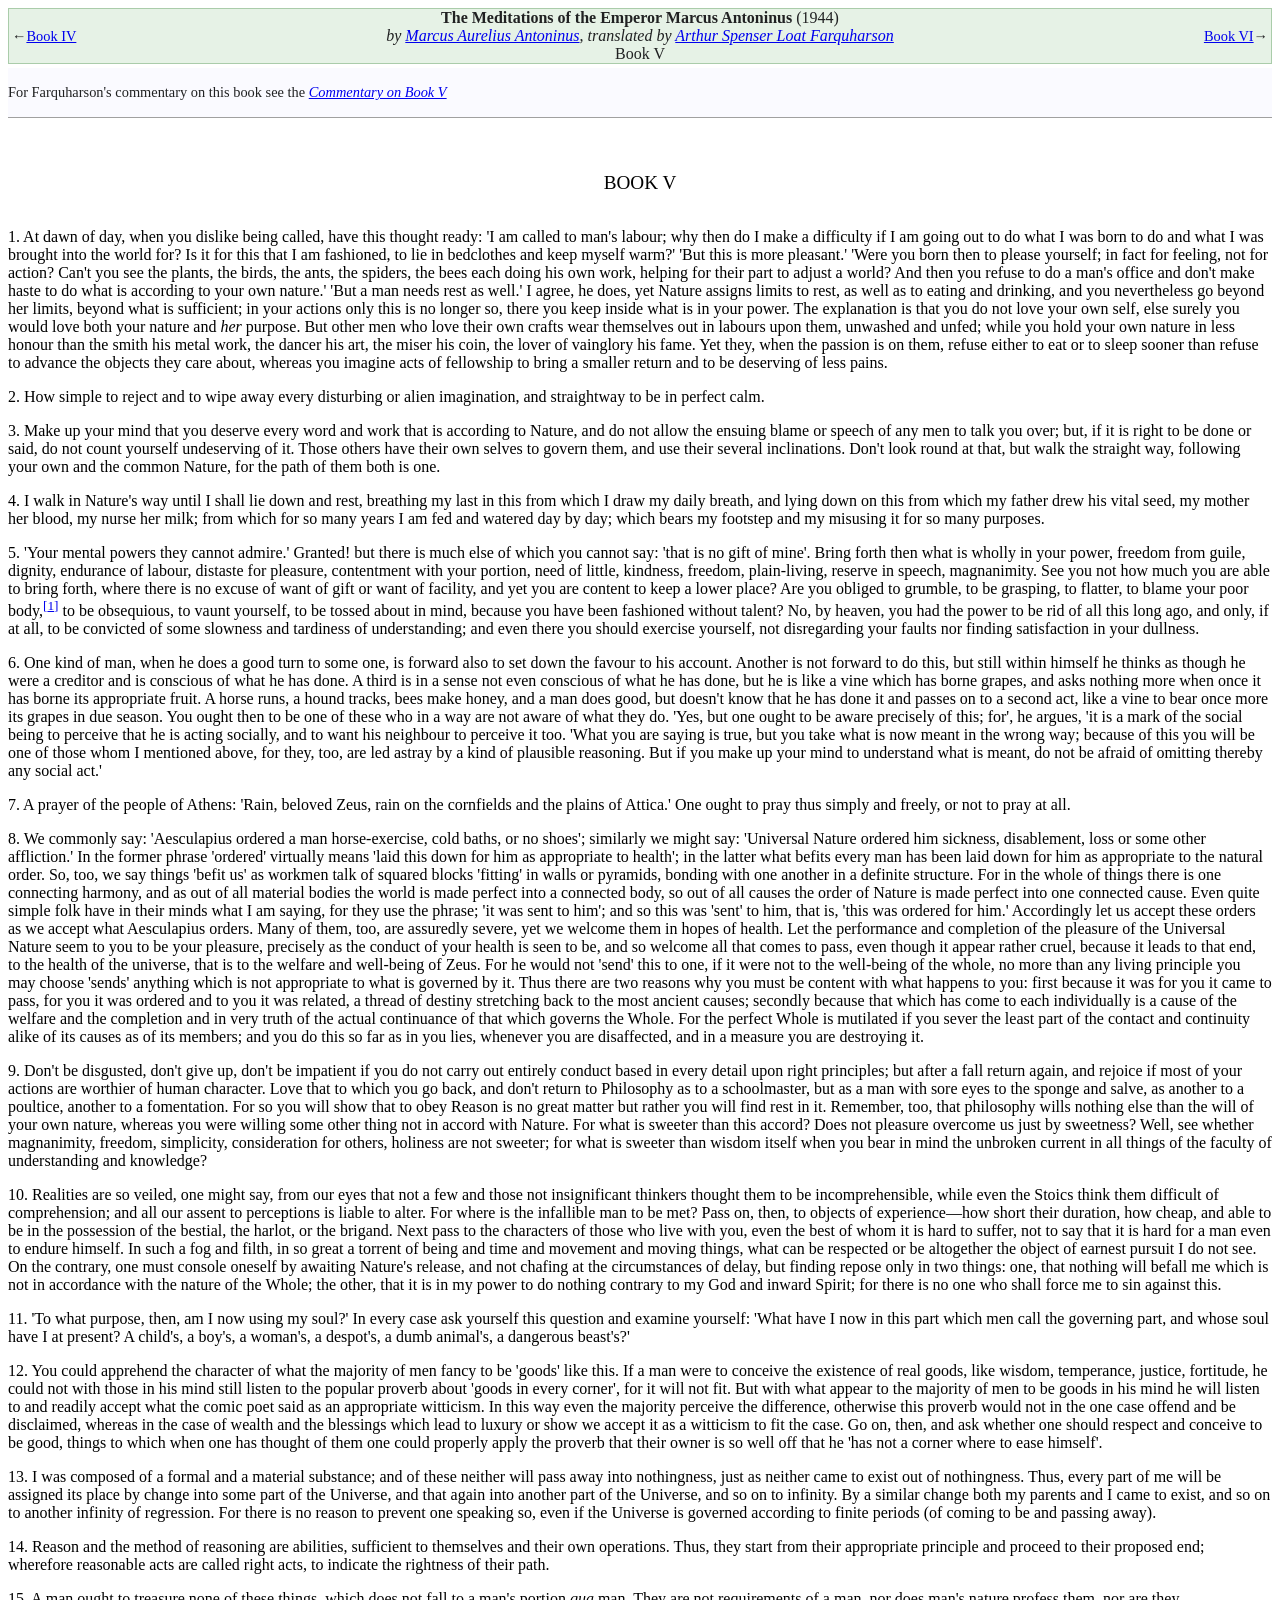
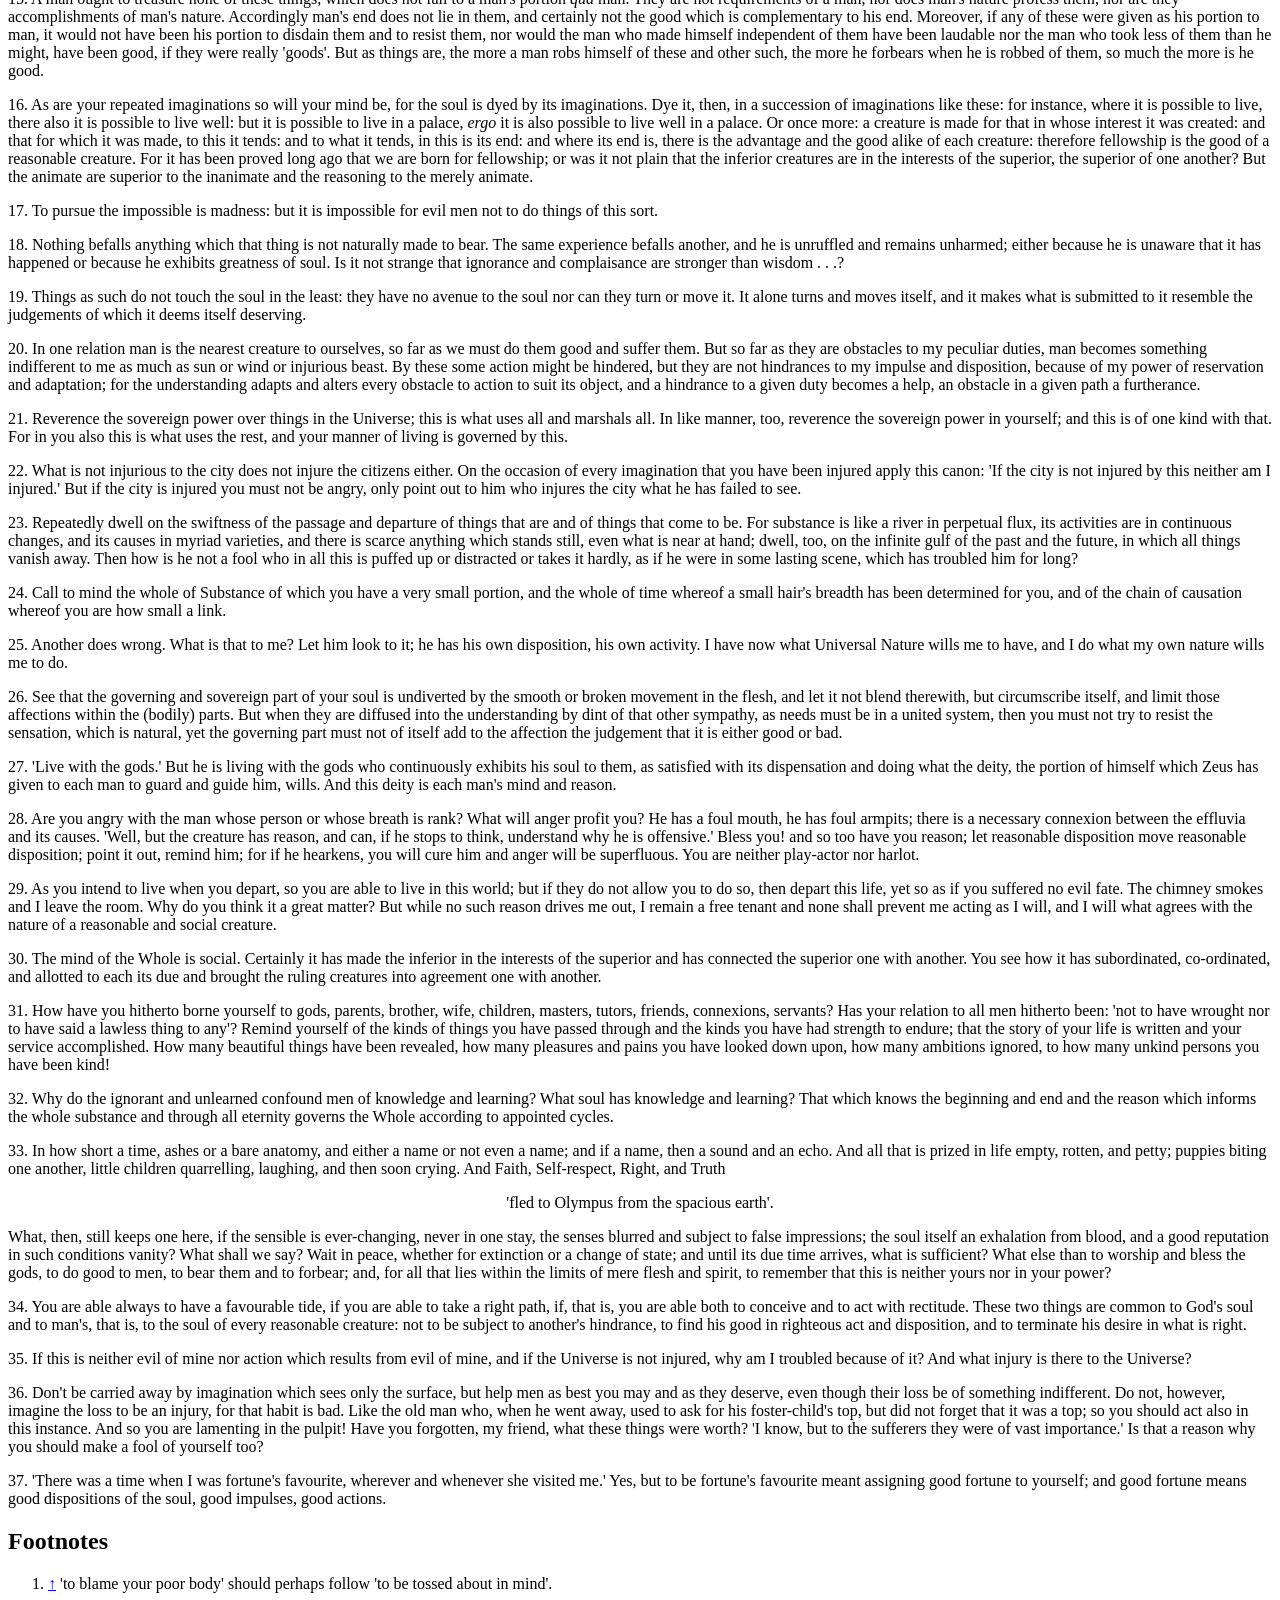
<file: raw/farquharson_book_5.html>
<!DOCTYPE html>
<html prefix="dc: http://purl.org/dc/terms/ mw: http://mediawiki.org/rdf/" about="//en.wikisource.org/wiki/Special:Redirect/revision/9064783"><head prefix="mwr: //en.wikisource.org/wiki/Special:Redirect/"><meta charset="utf-8"/><link rel="dc:replaces" resource="mwr:revision/9063631"/><meta property="mw:revisionSHA1" content="g6374zaomlkw6tzmkp1lxmps1l24aaa"/><meta property="dc:modified" content="2019-01-23T15:10:06Z"/><meta property="mw:pageNamespace" content="0"/><meta property="mw:pageId" content="2650467"/><meta property="mw:htmlVersion" content="2.8.0"/><meta property="mw:html:version" content="2.8.0"/><base href="//en.wikisource.org/wiki/"/><link rel="dc:isVersionOf" href="//en.wikisource.org/wiki/The_Meditations_of_the_Emperor_Marcus_Antoninus/Book_5"/><title>The Meditations of the Emperor Marcus Antoninus/Book 5</title><meta property="mw:jsConfigVars" content='{"wgParsoidHtmlVersion":"2.8.0"}'/><meta property="mw:generalModules" content="ext.cite.ux-enhancements"/><meta property="mw:moduleStyles" content="ext.cite.parsoid.styles|ext.cite.styles"/><link rel="stylesheet" href="/w/load.php?lang=en&amp;modules=ext.cite.parsoid.styles%7Cext.cite.styles%7Cmediawiki.skinning.content.parsoid%7Cmediawiki.skinning.interface%7Csite.styles&amp;only=styles&amp;skin=vector"/><meta http-equiv="content-language" content="en"/><meta http-equiv="vary" content="Accept"/><meta http-equiv="x-mediawiki-render-id" content="ce566681-cd14-11f1-b828-b50dbd78e7e8"/></head><body class="mw-content-ltr sitedir-ltr ltr mw-body-content mediawiki mw-parser-output parsoid-body" lang="en" dir="ltr" data-mw-parsoid-version="0.24.0.0-alpha27" data-mw-html-version="2.8.0"><section data-mw-section-id="0" id="mwAQ"><div class="ws-noexport" about="#mwt1" typeof="mw:Transclusion" data-mw='{"parts":[{"template":{"target":{"wt":"header\n ","href":"./Template:Header"},"params":{"title":{"wt":"The Meditations of the Emperor Marcus Antoninus"},"author":{"wt":"Marcus Aurelius Antoninus"},"translator":{"wt":"Arthur Spenser Loat Farquharson"},"section":{"wt":"Book V"},"previous":{"wt":"[[../Book 4|Book IV]]"},"next":{"wt":"[[../Book 6|Book VI]]"},"year":{"wt":"1944"},"notes":{"wt":"For Farquharson&apos;s commentary on this book see the &apos;&apos;[[../Commentary on Book 5|Commentary on Book V]]&apos;&apos;"},"wikipedia":{"wt":""},"categories":{"wt":""}},"i":0}}]}' id="mwAg"><span class="mw-empty-elt"><style data-mw-deduplicate="TemplateStyles:r15431460" typeof="mw:Extension/templatestyles" about="#mwt2" data-mw='{"name":"templatestyles","attrs":{"src":"Header/styles.css"},"body":{"extsrc":""}}'>.mw-parser-output .wst-header .wst-header-mainblock{border:1px solid var(--border-color-success,#ACA);background-color:var(--background-color-success-subtle,#E6F2E6);color:var(--color-base,#202122)}.mw-parser-output .wst-header .wst-header-notes{border-bottom:1px solid var(--border-color-notice,#A0A0A0);background-color:var(--background-color-neutral,#FAFAFF);color:var(--color-base,#202122)}.mw-parser-output .wst-header .contributor-text{font-style:italic}.mw-parser-output .wst-header #header-title-text,.mw-parser-output .wst-header .wst-header-title-text{font-weight:bold}.mw-parser-output .wst-header #ws-data{display:none}.mw-parser-output .wst-header #ws-data.ws-data-show{display:block}</style></span></div><span class="mw-empty-elt" about="#mwt1"><style data-mw-deduplicate="TemplateStyles:r15675465" typeof="mw:Extension/templatestyles" about="#mwt3" data-mw='{"name":"templatestyles","attrs":{"src":"Header structure/styles.css"},"body":{"extsrc":""}}'>.mw-parser-output .wst-header-mainblock{margin:4px auto 4px auto;padding:0 3px;display:flex;align-items:center}.mw-parser-output .wst-header-back,.mw-parser-output .wst-header-forward{display:flex;flex:1 4 100%;min-width:min-content;align-items:center;font-size:.9em}.mw-parser-output .wst-header-nav-empty{visibility:hidden}.mw-parser-output .wst-header-back{justify-content:flex-start;text-align:left}.mw-parser-output .wst-header-central-cell{flex:4 1 100%;max-width:max-content;text-align:center}.mw-parser-output .wst-header-forward{justify-content:flex-end;text-align:right}@media(max-width:768px){.mw-parser-output .wst-header-mainblock{flex-wrap:wrap}.mw-parser-output .wst-header-central-cell{flex:0 0 100%;order:-2;width:auto}.mw-parser-output .wst-header-back,.mw-parser-output .wst-header-forward{width:auto}}.mw-parser-output .wst-header-notes{display:inline-block;border-collapse:collapse;border-spacing:0;empty-cells:hide;font-size:.9em;line-height:1.4;margin:0 auto 4px auto;width:100%}.mw-parser-output .wst-header-left{float:left}</style></span><div class="ws-header wst-header-structure wst-unknown wst-header ws-header ws-noexport noprint dynlayout-exempt " about="#mwt1" id="mwAw"><div class="wst-header-mainblock wst-unknown-mainblock headertemplate"><div class="wst-header-back searchaux wst-unknown-back"><div class="wst-header-back-arrow">←</div><div class="wst-header-back-link"><a rel="mw:WikiLink" href="./The_Meditations_of_the_Emperor_Marcus_Antoninus/Book_4" title="The Meditations of the Emperor Marcus Antoninus/Book 4">Book IV</a></div></div><div class="wst-header-central-cell wst-unknown-central-cell"><span class="wst-header-title wst-unknown-title"><span class="wst-header-title-text">The Meditations of the Emperor Marcus Antoninus</span> (<span class="wst-header-year-text">1944</span>)<br class="wst-header-title-break"/><span class="contributor-text">by<span typeof="mw:Entity"> </span><span class="fn"><a rel="mw:WikiLink" href="./Author:Marcus_Aurelius_Antoninus" title="Author:Marcus Aurelius Antoninus">Marcus Aurelius Antoninus</a></span></span>, <span class="contributor-text">translated by<span typeof="mw:Entity"> </span><span class="fn"><a rel="mw:WikiLink" href="./Author:Arthur_Spenser_Loat_Farquharson" title="Author:Arthur Spenser Loat Farquharson">Arthur Spenser Loat Farquharson</a></span></span><div class="header-section-text">Book V</div></span></div><div class="wst-header-forward searchaux wst-unknown-forward"><div class="wst-header-forward-link"><a rel="mw:WikiLink" href="./The_Meditations_of_the_Emperor_Marcus_Antoninus/Book_6" title="The Meditations of the Emperor Marcus Antoninus/Book 6">Book VI</a></div><div class="wst-header-forward-arrow">→</div></div></div><div class="wst-header-notes header_notes searchaux wst-unknown-notes"><div class="wst-header-content header_notes_content wst-header-notes-content wst-unknown-notes-content">
<p>For Farquharson's commentary on this book see the <i><a rel="mw:WikiLink" href="./The_Meditations_of_the_Emperor_Marcus_Antoninus/Commentary_on_Book_5" title="The Meditations of the Emperor Marcus Antoninus/Commentary on Book 5">Commentary on Book V</a></i></p>
</div></div><div class="ws-noexport" id="ws-data" style="speak:none"><span id="ws-author">Marcus Aurelius Antoninus</span><span id="ws-article-id">2650467</span><span id="ws-title">The Meditations of the Emperor Marcus Antoninus — Book V</span><span id="ws-year">1944</span><span id="ws-translator">Arthur Spenser Loat Farquharson</span></div><span class="mw-empty-elt"><link rel="mw:PageProp/Category" href="./Category:Subpages"/><link rel="mw:PageProp/Category" href="./Category:Pages_with_translator"/><link rel="mw:PageProp/Category" href="./Category:Headers_applying_DefaultSort_key"/></span></div>
<p id="mwBA"><span style="display:none" id="dynamic_layout_overrider" about="#mwt4" typeof="mw:Transclusion" data-mw='{"parts":[{"template":{"target":{"wt":"default layout","href":"./Template:Default_layout"},"params":{"1":{"wt":"Layout 2"}},"i":0}}]}'>Layout 2</span></p>

<div class="prp-pages-output" lang="en" typeof="mw:Extension/pages" about="#mwt47" data-mw='{"name":"pages","attrs":{"index":"Meditations of the Emperor Marcus Antoninus - Volume 1 - Farquharson 1944.pdf","include":"167,169,171,173,175,177,179,181,183,185,187,189","fromsection":"book5","tosection":"book5"}}' id="mwBQ"><p id="mwBg"><span id="mwBw"><span class="pagenum ws-pagenum" id="75" data-page-number="75" data-page-name="Page:Meditations of the Emperor Marcus Antoninus - Volume 1 - Farquharson 1944.pdf/167" data-page-index="167" data-page-quality="3" title="Page:Meditations_of_the_Emperor_Marcus_Antoninus_-_Volume_1_-_Farquharson_1944.pdf/167" about="#mwt5" typeof="mw:Transclusion" data-mw='{"parts":[{"template":{"target":{"wt":":MediaWiki:Proofreadpage_pagenum_template","href":"./MediaWiki:Proofreadpage_pagenum_template"},"params":{"page":{"wt":"Page:Meditations of the Emperor Marcus Antoninus - Volume 1 - Farquharson 1944.pdf/167"},"num":{"wt":"75"},"formatted":{"wt":"75"},"quality":{"wt":"3"}},"i":0}}]}'><span id="pageindex_167" class="pagenum-inner ws-noexport"><span typeof="mw:Entity" id="mwCA">​</span></span></span></span></p><span class="mw-empty-elt" about="#mwt6" typeof="mw:Transclusion" data-mw='{"parts":[{"template":{"target":{"wt":"#lst:Page:Meditations of the Emperor Marcus Antoninus - Volume 1 - Farquharson 1944.pdf/167","function":"lst"},"params":{"1":{"wt":"book5"},"2":{"wt":""}},"i":0}},"&lt;pageseparator />&lt;span>",{"template":{"target":{"wt":":MediaWiki:Proofreadpage_pagenum_template","href":"./MediaWiki:Proofreadpage_pagenum_template"},"params":{"page":{"wt":"Page:Meditations of the Emperor Marcus Antoninus - Volume 1 - Farquharson 1944.pdf/169"},"num":{"wt":"77"},"formatted":{"wt":"77"},"quality":{"wt":"3"}},"i":1}},"&lt;/span>",{"template":{"target":{"wt":":Page:Meditations of the Emperor Marcus Antoninus - Volume 1 - Farquharson 1944.pdf/169","href":"./Page:Meditations_of_the_Emperor_Marcus_Antoninus_-_Volume_1_-_Farquharson_1944.pdf/169"},"params":{},"i":2}}]}' id="mwCQ"><style data-mw-deduplicate="TemplateStyles:r15620827" typeof="mw:Extension/templatestyles" about="#mwt7" data-mw='{"name":"templatestyles","attrs":{"src":"center/styles.css"}}' id="mwCg">.mw-parser-output .wst-center{text-align:center;margin:0 auto}.mw-parser-output .wst-center.wst-center-nomargin>p{margin-top:0;margin-bottom:0}</style></span><div class="wst-center tiInherit  " about="#mwt6" id="mwCw">
<p id="mwDA"><span style="font-size:120%;" id="mwDQ">BOOK V</span></p>
</div><span about="#mwt6" id="mwDg">
</span><p about="#mwt6" id="mwDw">
<br id="mwEA"/>
1. At dawn of day, when you dislike being called, have this thought ready: 'I am called to man's labour; why then do I make a difficulty if I am going out to do what I was born to do and what I was brought into the world for? Is it for this that I am fashioned, to lie in bedclothes and keep myself warm?' 'But this is more pleasant.' 'Were you born then to please yourself; in fact for feeling, not for action? Can't you see the plants, the birds, the ants, the spiders, the bees each doing his own work, helping for their part to adjust a world? And then you refuse to do a man's office and don't make haste to do what is according to your own nature.' 'But a man needs rest as well.' I agree, he does, yet Nature assigns limits to rest, as well as to eating and drinking, and you nevertheless go beyond her limits, beyond what is sufficient; in your actions only this is no longer so, there you keep inside what is in your power. The explanation is that you do not love your own self, else surely you would love both your nature and <i id="mwEQ">her</i> purpose. But other men who love their own crafts wear themselves out in labours upon them, unwashed and unfed; while you hold your own nature in less honour than the smith his metal work, the dancer his art, the miser his coin, the lover of vainglory his fame. Yet they, when the passion is on them, refuse either to eat or to sleep sooner than refuse to advance the objects they care about, whereas you imagine acts of fellowship to bring a smaller return and to be deserving of less pains. </p><span about="#mwt6" id="mwEg">

</span><p about="#mwt6" id="mwEw">2. How simple to reject and to wipe away every disturbing or alien imagination, and straightway to be in perfect calm. </p><span about="#mwt6" id="mwFA">

</span><p about="#mwt6" id="mwFQ">3. Make up your mind that you deserve every word and work that is according to Nature, and do not allow the <span id="mwFg"><span class="pagenum ws-pagenum" id="77" data-page-number="77" data-page-name="Page:Meditations of the Emperor Marcus Antoninus - Volume 1 - Farquharson 1944.pdf/169" data-page-index="169" data-page-quality="3" title="Page:Meditations_of_the_Emperor_Marcus_Antoninus_-_Volume_1_-_Farquharson_1944.pdf/169"><span id="pageindex_169" class="pagenum-inner ws-noexport"><span typeof="mw:Entity" id="mwFw">​</span></span></span></span>ensuing blame or speech of any men to talk you over; but, if it is right to be done or said, do not count yourself undeserving of it. Those others have their own selves to govern them, and use their several inclinations. Don't look round at that, but walk the straight way, following your own and the common Nature, for the path of them both is one. </p><span about="#mwt6" id="mwGA">

</span><p about="#mwt6" id="mwGQ">4. I walk in Nature's way until I shall lie down and rest, breathing my last in this from which I draw my daily breath, and lying down on this from which my father drew his vital seed, my mother her blood, my nurse her milk; from which for so many years I am fed and watered day by day; which bears my footstep and my misusing it for so many purposes. </p><span about="#mwt6" id="mwGg">

</span><p about="#mwt6" id="mwGw">5. 'Your mental powers they cannot admire.' Granted! but there is much else of which you cannot say: 'that is no gift of mine'. Bring forth then what is wholly in your power, freedom from guile, dignity, endurance of labour, distaste for pleasure, contentment with your portion, need of little, kindness, freedom, plain-living, reserve in speech, magnanimity. See you not how much you are able to bring forth, where there is no excuse of want of gift or want of facility, and yet you are content to keep a lower place? Are you obliged to grumble, to be grasping, to flatter, to blame your poor body,<sup about="#mwt10" class="mw-ref reference" id="cite_ref-1" rel="dc:references" typeof="mw:Extension/ref" data-mw='{"name":"ref","attrs":{},"body":{"id":"mw-reference-text-cite_note-1"}}'><a href="./The_Meditations_of_the_Emperor_Marcus_Antoninus/Book_5#cite_note-1" id="mwHA"><span class="mw-reflink-text" id="mwHQ"><span class="cite-bracket" id="mwHg">[</span>1<span class="cite-bracket" id="mwHw">]</span></span></a></sup> to be obsequious, to vaunt yourself, to be tossed about in mind, because you have been fashioned without talent? No, by heaven, you had the power to be rid of all this long ago, and only, if at all, to be convicted of some slowness and tardiness of understanding; and even there you should exercise yourself, not disregarding your faults nor finding satisfaction in your dullness. </p><span about="#mwt6" id="mwIA">
</span><div class="__nop wst-nop" about="#mwt6" id="mwIQ"></div><p about="#mwt13" typeof="mw:Transclusion" data-mw='{"parts":["&lt;pageseparator />&lt;span>",{"template":{"target":{"wt":":MediaWiki:Proofreadpage_pagenum_template","href":"./MediaWiki:Proofreadpage_pagenum_template"},"params":{"page":{"wt":"Page:Meditations of the Emperor Marcus Antoninus - Volume 1 - Farquharson 1944.pdf/171"},"num":{"wt":"79"},"formatted":{"wt":"79"},"quality":{"wt":"3"}},"i":0}},"&lt;/span>",{"template":{"target":{"wt":":Page:Meditations of the Emperor Marcus Antoninus - Volume 1 - Farquharson 1944.pdf/171","href":"./Page:Meditations_of_the_Emperor_Marcus_Antoninus_-_Volume_1_-_Farquharson_1944.pdf/171"},"params":{},"i":1}},"&lt;pageseparator />&lt;span>",{"template":{"target":{"wt":":MediaWiki:Proofreadpage_pagenum_template","href":"./MediaWiki:Proofreadpage_pagenum_template"},"params":{"page":{"wt":"Page:Meditations of the Emperor Marcus Antoninus - Volume 1 - Farquharson 1944.pdf/173"},"num":{"wt":"81"},"formatted":{"wt":"81"},"quality":{"wt":"3"}},"i":2}},"&lt;/span>",{"template":{"target":{"wt":":Page:Meditations of the Emperor Marcus Antoninus - Volume 1 - Farquharson 1944.pdf/173","href":"./Page:Meditations_of_the_Emperor_Marcus_Antoninus_-_Volume_1_-_Farquharson_1944.pdf/173"},"params":{},"i":3}}]}' id="mwIg"> <span id="mwIw"><span class="pagenum ws-pagenum" id="79" data-page-number="79" data-page-name="Page:Meditations of the Emperor Marcus Antoninus - Volume 1 - Farquharson 1944.pdf/171" data-page-index="171" data-page-quality="3" title="Page:Meditations_of_the_Emperor_Marcus_Antoninus_-_Volume_1_-_Farquharson_1944.pdf/171"><span id="pageindex_171" class="pagenum-inner ws-noexport"><span typeof="mw:Entity" id="mwJA">​</span></span></span></span>6. One kind of man, when he does a good turn to some one, is forward also to set down the favour to his account. Another is not forward to do this, but still within himself he thinks as though he were a creditor and is conscious of what he has done. A third is in a sense not even conscious of what he has done, but he is like a vine which has borne grapes, and asks nothing more when once it has borne its appropriate fruit. A horse runs, a hound tracks, bees make honey, and a man does good, but doesn't know that he has done it and passes on to a second act, like a vine to bear once more its grapes in due season. You ought then to be one of these who in a way are not aware of what they do. 'Yes, but one ought to be aware precisely of this; for', he argues, 'it is a mark of the social being to perceive that he is acting socially, and to want his neighbour to perceive it too. 'What you are saying is true, but you take what is now meant in the wrong way; because of this you will be one of those whom I mentioned above, for they, too, are led astray by a kind of plausible reasoning. But if you make up your mind to understand what is meant, do not be afraid of omitting thereby any social act.' </p><span about="#mwt13" id="mwJQ">

</span><p about="#mwt13" id="mwJg">7. A prayer of the people of Athens: 'Rain, beloved Zeus, rain on the cornfields and the plains of Attica.' One ought to pray thus simply and freely, or not to pray at all. </p><span about="#mwt13" id="mwJw">

</span><p about="#mwt13" id="mwKA">8. We commonly say: 'Aesculapius ordered a man horse-exercise, cold baths, or no shoes'; similarly we might say: 'Universal Nature ordered him sickness, disablement, loss or some other affliction.' In the former phrase 'ordered' virtually means 'laid this down for him as appropriate to health'; in the latter what befits every <span id="mwKQ"><span class="pagenum ws-pagenum" id="81" data-page-number="81" data-page-name="Page:Meditations of the Emperor Marcus Antoninus - Volume 1 - Farquharson 1944.pdf/173" data-page-index="173" data-page-quality="3" title="Page:Meditations_of_the_Emperor_Marcus_Antoninus_-_Volume_1_-_Farquharson_1944.pdf/173"><span id="pageindex_173" class="pagenum-inner ws-noexport"><span typeof="mw:Entity" id="mwKg">​</span></span></span></span>man has been laid down for him as appropriate to the natural order. So, too, we say things 'befit us' as workmen talk of squared blocks 'fitting' in walls or pyramids, bonding with one another in a definite structure. For in the whole of things there is one connecting harmony, and as out of all material bodies the world is made perfect into a connected body, so out of all causes the order of Nature is made perfect into one connected cause. Even quite simple folk have in their minds what I am saying, for they use the phrase; 'it was sent to him'; and so this was 'sent' to him, that is, 'this was ordered for him.' Accordingly let us accept these orders as we accept what Aesculapius orders. Many of them, too, are assuredly severe, yet we welcome them in hopes of health. Let the performance and completion of the pleasure of the Universal Nature seem to you to be your pleasure, precisely as the conduct of your health is seen to be, and so welcome all that comes to pass, even though it appear rather cruel, because it leads to that end, to the health of the universe, that is to the welfare and well-being of Zeus. For he would not 'send' this to one, if it were not to the well-being of the whole, no more than any living principle you may choose 'sends' anything which is not appropriate to what is governed by it. Thus there are two reasons why you must be content with what happens to you: first because it was for you it came to pass, for you it was ordered and to you it was related, a thread of destiny stretching back to the most ancient causes; secondly because that which has come to each individually is a cause of the welfare and the completion and in very truth of the actual continuance of that which governs the Whole. For the perfect Whole is mutilated if you sever the least part of the contact and continuity alike of its causes as of its members; and you do this so far as in you lies, whenever you are disaffected, and in a measure you are destroying it. </p><span about="#mwt13" id="mwKw">
</span><div class="__nop wst-nop" about="#mwt13" id="mwLA"></div><p about="#mwt17" typeof="mw:Transclusion" data-mw='{"parts":["&lt;pageseparator />&lt;span>",{"template":{"target":{"wt":":MediaWiki:Proofreadpage_pagenum_template","href":"./MediaWiki:Proofreadpage_pagenum_template"},"params":{"page":{"wt":"Page:Meditations of the Emperor Marcus Antoninus - Volume 1 - Farquharson 1944.pdf/175"},"num":{"wt":"83"},"formatted":{"wt":"83"},"quality":{"wt":"3"}},"i":0}},"&lt;/span>",{"template":{"target":{"wt":":Page:Meditations of the Emperor Marcus Antoninus - Volume 1 - Farquharson 1944.pdf/175","href":"./Page:Meditations_of_the_Emperor_Marcus_Antoninus_-_Volume_1_-_Farquharson_1944.pdf/175"},"params":{},"i":1}},"&lt;pageseparator />&lt;span>",{"template":{"target":{"wt":":MediaWiki:Proofreadpage_pagenum_template","href":"./MediaWiki:Proofreadpage_pagenum_template"},"params":{"page":{"wt":"Page:Meditations of the Emperor Marcus Antoninus - Volume 1 - Farquharson 1944.pdf/177"},"num":{"wt":"85"},"formatted":{"wt":"85"},"quality":{"wt":"3"}},"i":2}},"&lt;/span>",{"template":{"target":{"wt":":Page:Meditations of the Emperor Marcus Antoninus - Volume 1 - Farquharson 1944.pdf/177","href":"./Page:Meditations_of_the_Emperor_Marcus_Antoninus_-_Volume_1_-_Farquharson_1944.pdf/177"},"params":{},"i":3}},"&lt;pageseparator />&lt;span>",{"template":{"target":{"wt":":MediaWiki:Proofreadpage_pagenum_template","href":"./MediaWiki:Proofreadpage_pagenum_template"},"params":{"page":{"wt":"Page:Meditations of the Emperor Marcus Antoninus - Volume 1 - Farquharson 1944.pdf/179"},"num":{"wt":"87"},"formatted":{"wt":"87"},"quality":{"wt":"4"}},"i":4}},"&lt;/span>",{"template":{"target":{"wt":":Page:Meditations of the Emperor Marcus Antoninus - Volume 1 - Farquharson 1944.pdf/179","href":"./Page:Meditations_of_the_Emperor_Marcus_Antoninus_-_Volume_1_-_Farquharson_1944.pdf/179"},"params":{},"i":5}},"&lt;pageseparator />&lt;span>",{"template":{"target":{"wt":":MediaWiki:Proofreadpage_pagenum_template","href":"./MediaWiki:Proofreadpage_pagenum_template"},"params":{"page":{"wt":"Page:Meditations of the Emperor Marcus Antoninus - Volume 1 - Farquharson 1944.pdf/181"},"num":{"wt":"89"},"formatted":{"wt":"89"},"quality":{"wt":"3"}},"i":6}},"&lt;/span>",{"template":{"target":{"wt":":Page:Meditations of the Emperor Marcus Antoninus - Volume 1 - Farquharson 1944.pdf/181","href":"./Page:Meditations_of_the_Emperor_Marcus_Antoninus_-_Volume_1_-_Farquharson_1944.pdf/181"},"params":{},"i":7}},"&lt;pageseparator />&lt;span>",{"template":{"target":{"wt":":MediaWiki:Proofreadpage_pagenum_template","href":"./MediaWiki:Proofreadpage_pagenum_template"},"params":{"page":{"wt":"Page:Meditations of the Emperor Marcus Antoninus - Volume 1 - Farquharson 1944.pdf/183"},"num":{"wt":"91"},"formatted":{"wt":"91"},"quality":{"wt":"3"}},"i":8}},"&lt;/span>",{"template":{"target":{"wt":":Page:Meditations of the Emperor Marcus Antoninus - Volume 1 - Farquharson 1944.pdf/183","href":"./Page:Meditations_of_the_Emperor_Marcus_Antoninus_-_Volume_1_-_Farquharson_1944.pdf/183"},"params":{},"i":9}},"&lt;pageseparator />&lt;span>",{"template":{"target":{"wt":":MediaWiki:Proofreadpage_pagenum_template","href":"./MediaWiki:Proofreadpage_pagenum_template"},"params":{"page":{"wt":"Page:Meditations of the Emperor Marcus Antoninus - Volume 1 - Farquharson 1944.pdf/185"},"num":{"wt":"93"},"formatted":{"wt":"93"},"quality":{"wt":"3"}},"i":10}},"&lt;/span>",{"template":{"target":{"wt":":Page:Meditations of the Emperor Marcus Antoninus - Volume 1 - Farquharson 1944.pdf/185","href":"./Page:Meditations_of_the_Emperor_Marcus_Antoninus_-_Volume_1_-_Farquharson_1944.pdf/185"},"params":{},"i":11}},"&lt;pageseparator />&lt;span>",{"template":{"target":{"wt":":MediaWiki:Proofreadpage_pagenum_template","href":"./MediaWiki:Proofreadpage_pagenum_template"},"params":{"page":{"wt":"Page:Meditations of the Emperor Marcus Antoninus - Volume 1 - Farquharson 1944.pdf/187"},"num":{"wt":"95"},"formatted":{"wt":"95"},"quality":{"wt":"3"}},"i":12}},"&lt;/span>",{"template":{"target":{"wt":":Page:Meditations of the Emperor Marcus Antoninus - Volume 1 - Farquharson 1944.pdf/187","href":"./Page:Meditations_of_the_Emperor_Marcus_Antoninus_-_Volume_1_-_Farquharson_1944.pdf/187"},"params":{},"i":13}}]}' id="mwLQ"> <span id="mwLg"><span class="pagenum ws-pagenum" id="83" data-page-number="83" data-page-name="Page:Meditations of the Emperor Marcus Antoninus - Volume 1 - Farquharson 1944.pdf/175" data-page-index="175" data-page-quality="3" title="Page:Meditations_of_the_Emperor_Marcus_Antoninus_-_Volume_1_-_Farquharson_1944.pdf/175"><span id="pageindex_175" class="pagenum-inner ws-noexport"><span typeof="mw:Entity" id="mwLw">​</span></span></span></span>9. Don't be disgusted, don't give up, don't be impatient if you do not carry out entirely conduct based in every detail upon right principles; but after a fall return again, and rejoice if most of your actions are worthier of human character. Love that to which you go back, and don't return to Philosophy as to a schoolmaster, but as a man with sore eyes to the sponge and salve, as another to a poultice, another to a fomentation. For so you will show that to obey Reason is no great matter but rather you will find rest in it. Remember, too, that philosophy wills nothing else than the will of your own nature, whereas you were willing some other thing not in accord with Nature. For what is sweeter than this accord? Does not pleasure overcome us just by sweetness? Well, see whether magnanimity, freedom, simplicity, consideration for others, holiness are not sweeter; for what is sweeter than wisdom itself when you bear in mind the unbroken current in all things of the faculty of understanding and knowledge? </p><span about="#mwt17" id="mwMA">

</span><p about="#mwt17" id="mwMQ">10. Realities are so veiled, one might say, from our eyes that not a few and those not insignificant thinkers thought them to be incomprehensible, while even the Stoics think them difficult of comprehension; and all our assent to perceptions is liable to alter. For where is the infallible man to be met? Pass on, then, to objects of experience—how short their duration, how cheap, and able to be in the possession of the bestial, the harlot, or the brigand. Next pass to the characters of those who live with you, even the best of whom it is hard to suffer, not to say that it is hard for a man even to endure himself. In such a fog and filth, in so great a torrent of being and time and movement and moving things, what can be respected or be altogether the object of earnest pursuit <span id="mwMg"><span class="pagenum ws-pagenum" id="85" data-page-number="85" data-page-name="Page:Meditations of the Emperor Marcus Antoninus - Volume 1 - Farquharson 1944.pdf/177" data-page-index="177" data-page-quality="3" title="Page:Meditations_of_the_Emperor_Marcus_Antoninus_-_Volume_1_-_Farquharson_1944.pdf/177"><span id="pageindex_177" class="pagenum-inner ws-noexport"><span typeof="mw:Entity" id="mwMw">​</span></span></span></span>I do not see. On the contrary, one must console oneself by awaiting Nature's release, and not chafing at the circumstances of delay, but finding repose only in two things: one, that nothing will befall me which is not in accordance with the nature of the Whole; the other, that it is in my power to do nothing contrary to my God and inward Spirit; for there is no one who shall force me to sin against this. </p><span about="#mwt17" id="mwNA">

</span><p about="#mwt17" id="mwNQ">11. 'To what purpose, then, am I now using my soul?' In every case ask yourself this question and examine yourself: 'What have I now in this part which men call the governing part, and whose soul have I at present? A child's, a boy's, a woman's, a despot's, a dumb animal's, a dangerous beast's?' </p><span about="#mwt17" id="mwNg">

</span><p about="#mwt17" id="mwNw">12. You could apprehend the character of what the majority of men fancy to be 'goods' like this. If a man were to conceive the existence of real goods, like wisdom, temperance, justice, fortitude, he could not with those in his mind still listen to the popular proverb about 'goods in every corner', for it will not fit. But with what appear to the majority of men to be goods in his mind he will listen to and readily accept what the comic poet said as an appropriate witticism. In this way even the majority perceive the difference, otherwise this proverb would not in the one case offend and be disclaimed, whereas in the case of wealth and the blessings which lead to luxury or show we accept it as a witticism to fit the case. Go on, then, and ask whether one should respect and conceive to be good, things to which when one has thought of them one could properly apply the proverb that their owner is so well off that he 'has not a corner where to ease himself'. </p><span about="#mwt17" id="mwOA">

</span><p about="#mwt17" id="mwOQ">13. I was composed of a formal and a material substance; and of these neither will pass away into nothingness, just as neither came to exist out of nothingness. Thus, every part of me will be assigned its place by change into some part of the Universe, and that again into another part of the Universe, and so on to infinity. By a similar change both my parents and I came to exist, and so on to another infinity of regression. For there is no reason to prevent <span id="mwOg"><span class="pagenum ws-pagenum" id="87" data-page-number="87" data-page-name="Page:Meditations of the Emperor Marcus Antoninus - Volume 1 - Farquharson 1944.pdf/179" data-page-index="179" data-page-quality="4" title="Page:Meditations_of_the_Emperor_Marcus_Antoninus_-_Volume_1_-_Farquharson_1944.pdf/179"><span id="pageindex_179" class="pagenum-inner ws-noexport"><span typeof="mw:Entity" id="mwOw">​</span></span></span></span>one speaking so, even if the Universe is governed according to finite periods (of coming to be and passing away). </p><span about="#mwt17" id="mwPA">

</span><p about="#mwt17" id="mwPQ">14. Reason and the method of reasoning are abilities, sufficient to themselves and their own operations. Thus, they start from their appropriate principle and proceed to their proposed end; wherefore reasonable acts are called right acts, to indicate the rightness of their path. </p><span about="#mwt17" id="mwPg">

</span><p about="#mwt17" id="mwPw">15. A man ought to treasure none of these things, which does not fall to a man's portion <i id="mwQA">qua</i> man. They are not requirements of a man, nor does man's nature profess them, nor are they accomplishments of man's nature. Accordingly man's end does not lie in them, and certainly not the good which is complementary to his end. Moreover, if any of these were given as his portion to man, it would not have been his portion to disdain them and to resist them, nor would the man who made himself independent of them have been laudable nor the man who took less of them than he might, have been good, if they were really 'goods'. But as things are, the more a man robs himself of these and other such, the more he forbears when he is robbed of them, so much the more is he good. </p><span about="#mwt17" id="mwQQ">

</span><p about="#mwt17" id="mwQg">16. As are your repeated imaginations so will your mind be, for the soul is dyed by its imaginations. Dye it, then, in a succession of imaginations like these: for instance, where it is possible to live, there also it is possible to live well: but it is possible to live in a palace, <i id="mwQw">ergo</i> it is also possible to live well in a palace. Or once more: a creature is made for that in whose interest it was created: and that for which it was made, to this it tends: and to what it tends, in this is its end: and where its end is, there is the advantage and the good alike of each creature: therefore fellowship is the good of a reasonable creature. For it has been proved long ago that we are born for fellowship; or was it not plain that the inferior creatures are in the interests of the superior, the superior of one <span id="mwRA"><span class="pagenum ws-pagenum" id="89" data-page-number="89" data-page-name="Page:Meditations of the Emperor Marcus Antoninus - Volume 1 - Farquharson 1944.pdf/181" data-page-index="181" data-page-quality="3" title="Page:Meditations_of_the_Emperor_Marcus_Antoninus_-_Volume_1_-_Farquharson_1944.pdf/181"><span id="pageindex_181" class="pagenum-inner ws-noexport"><span typeof="mw:Entity" id="mwRQ">​</span></span></span></span>another? But the animate are superior to the inanimate and the reasoning to the merely animate. </p><span about="#mwt17" id="mwRg">

</span><p about="#mwt17" id="mwRw">17. To pursue the impossible is madness: but it is impossible for evil men not to do things of this sort. </p><span about="#mwt17" id="mwSA">

</span><p about="#mwt17" id="mwSQ">18. Nothing befalls anything which that thing is not naturally made to bear. The same experience befalls another, and he is unruffled and remains unharmed; either because he is unaware that it has happened or because he exhibits greatness of soul. Is it not strange that ignorance and complaisance are stronger than wisdom <style data-mw-deduplicate="TemplateStyles:r15431489" typeof="mw:Extension/templatestyles" about="#mwt24" data-mw='{"name":"templatestyles","attrs":{"src":"nowrap/core.css"}}' id="mwSg">.mw-parser-output .nowrap,.mw-parser-output .nowrap a:before,.mw-parser-output .nowrap .selflink:before{white-space:nowrap}</style><link rel="mw-deduplicated-inline-style" href="mw-data:TemplateStyles:r15431489" about="#mwt25" typeof="mw:Extension/templatestyles" data-mw='{"name":"templatestyles","attrs":{"src":"nowrap/core.css"}}' id="mwSw"/><span class="nowrap" id="mwTA">.<span typeof="mw:Entity" id="mwTQ"> </span>.<span typeof="mw:Entity" id="mwTg"> </span>.</span>? </p><span about="#mwt17" id="mwTw">

</span><p about="#mwt17" id="mwUA">19. Things as such do not touch the soul in the least: they have no avenue to the soul nor can they turn or move it. It alone turns and moves itself, and it makes what is submitted to it resemble the judgements of which it deems itself deserving. </p><span about="#mwt17" id="mwUQ">

</span><p about="#mwt17" id="mwUg">20. In one relation man is the nearest creature to ourselves, so far as we must do them good and suffer them. But so far as they are obstacles to my peculiar duties, man becomes something indifferent to me as much as sun or wind or injurious beast. By these some action might be hindered, but they are not hindrances to my impulse and disposition, because of my power of reservation and adaptation; for the understanding adapts and alters every obstacle to action to suit its object, and a hindrance to a given duty becomes a help, an obstacle in a given path a furtherance. </p><span about="#mwt17" id="mwUw">

</span><p about="#mwt17" id="mwVA">21. Reverence the sovereign power over things in the Universe; this is what uses all and marshals all. In like manner, too, reverence the sovereign power in yourself; and this is of one kind with that. For in you also this is what uses the rest, and your manner of living is governed by this. </p><span about="#mwt17" id="mwVQ">

</span><p about="#mwt17" id="mwVg">22. What is not injurious to the city does not injure the citizens either. On the occasion of every imagination that you have been injured apply this canon: 'If the city is not injured by this neither am I injured.' But if the <span id="mwVw"><span class="pagenum ws-pagenum" id="91" data-page-number="91" data-page-name="Page:Meditations of the Emperor Marcus Antoninus - Volume 1 - Farquharson 1944.pdf/183" data-page-index="183" data-page-quality="3" title="Page:Meditations_of_the_Emperor_Marcus_Antoninus_-_Volume_1_-_Farquharson_1944.pdf/183"><span id="pageindex_183" class="pagenum-inner ws-noexport"><span typeof="mw:Entity" id="mwWA">​</span></span></span></span>city is injured you must not be angry, only point out to him who injures the city what he has failed to see. </p><span about="#mwt17" id="mwWQ">

</span><p about="#mwt17" id="mwWg">23. Repeatedly dwell on the swiftness of the passage and departure of things that are and of things that come to be. For substance is like a river in perpetual flux, its activities are in continuous changes, and its causes in myriad varieties, and there is scarce anything which stands still, even what is near at hand; dwell, too, on the infinite gulf of the past and the future, in which all things vanish away. Then how is he not a fool who in all this is puffed up or distracted or takes it hardly, as if he were in some lasting scene, which has troubled him for long? </p><span about="#mwt17" id="mwWw">

</span><p about="#mwt17" id="mwXA">24. Call to mind the whole of Substance of which you have a very small portion, and the whole of time whereof a small hair's breadth has been determined for you, and of the chain of causation whereof you are how small a link. </p><span about="#mwt17" id="mwXQ">

</span><p about="#mwt17" id="mwXg">25. Another does wrong. What is that to me? Let him look to it; he has his own disposition, his own activity. I have now what Universal Nature wills me to have, and I do what my own nature wills me to do. </p><span about="#mwt17" id="mwXw">

</span><p about="#mwt17" id="mwYA">26. See that the governing and sovereign part of your soul is undiverted by the smooth or broken movement in the flesh, and let it not blend therewith, but circumscribe itself, and limit those affections within the (bodily) parts. But when they are diffused into the understanding by dint of that other sympathy, as needs must be in a united system, then you must not try to resist the sensation, which is natural, yet the governing part must not of itself add to the affection the judgement that it is either good or bad. </p><span about="#mwt17" id="mwYQ">

</span><p about="#mwt17" id="mwYg">27. 'Live with the gods.' But he is living with the gods who continuously exhibits his soul to them, as satisfied with its dispensation and doing what the deity, the portion of himself which Zeus has given to each man to <span id="mwYw"><span class="pagenum ws-pagenum" id="93" data-page-number="93" data-page-name="Page:Meditations of the Emperor Marcus Antoninus - Volume 1 - Farquharson 1944.pdf/185" data-page-index="185" data-page-quality="3" title="Page:Meditations_of_the_Emperor_Marcus_Antoninus_-_Volume_1_-_Farquharson_1944.pdf/185"><span id="pageindex_185" class="pagenum-inner ws-noexport"><span typeof="mw:Entity" id="mwZA">​</span></span></span></span>guard and guide him, wills. And this deity is each man's mind and reason. </p><span about="#mwt17" id="mwZQ">

</span><p about="#mwt17" id="mwZg">28. Are you angry with the man whose person or whose breath is rank? What will anger profit you? He has a foul mouth, he has foul armpits; there is a necessary connexion between the effluvia and its causes. 'Well, but the creature has reason, and can, if he stops to think, understand why he is offensive.' Bless you! and so too have you reason; let reasonable disposition move reasonable disposition; point it out, remind him; for if he hearkens, you will cure him and anger will be superfluous. You are neither play-actor nor harlot. </p><span about="#mwt17" id="mwZw">

</span><p about="#mwt17" id="mwaA">29. As you intend to live when you depart, so you are able to live in this world; but if they do not allow you to do so, then depart this life, yet so as if you suffered no evil fate. The chimney smokes and I leave the room. Why do you think it a great matter? But while no such reason drives me out, I remain a free tenant and none shall prevent me acting as I will, and I will what agrees with the nature of a reasonable and social creature. </p><span about="#mwt17" id="mwaQ">

</span><p about="#mwt17" id="mwag">30. The mind of the Whole is social. Certainly it has made the inferior in the interests of the superior and has connected the superior one with another. You see how it has subordinated, co-ordinated, and allotted to each its due and brought the ruling creatures into agreement one with another. </p><span about="#mwt17" id="mwaw">

</span><p about="#mwt17" id="mwbA">31. How have you hitherto borne yourself to gods, parents, brother, wife, children, masters, tutors, friends, connexions, servants? Has your relation to all men hitherto been: 'not to have wrought nor to have said <span id="mwbQ"><span class="pagenum ws-pagenum" id="95" data-page-number="95" data-page-name="Page:Meditations of the Emperor Marcus Antoninus - Volume 1 - Farquharson 1944.pdf/187" data-page-index="187" data-page-quality="3" title="Page:Meditations_of_the_Emperor_Marcus_Antoninus_-_Volume_1_-_Farquharson_1944.pdf/187"><span id="pageindex_187" class="pagenum-inner ws-noexport"><span typeof="mw:Entity" id="mwbg">​</span></span></span></span>a lawless thing to any'? Remind yourself of the kinds of things you have passed through and the kinds you have had strength to endure; that the story of your life is written and your service accomplished. How many beautiful things have been revealed, how many pleasures and pains you have looked down upon, how many ambitions ignored, to how many unkind persons you have been kind! </p><span about="#mwt17" id="mwbw">

</span><p about="#mwt17" id="mwcA">32. Why do the ignorant and unlearned confound men of knowledge and learning? What soul has knowledge and learning? That which knows the beginning and end and the reason which informs the whole substance and through all eternity governs the Whole according to appointed cycles. </p><span about="#mwt17" id="mwcQ">

</span><p about="#mwt17" id="mwcg">33. In how short a time, ashes or a bare anatomy, and either a name or not even a name; and if a name, then a sound and an echo. And all that is prized in life empty, rotten, and petty; puppies biting one another, little children quarrelling, laughing, and then soon crying. And Faith, Self-respect, Right, and Truth </p><span about="#mwt17" id="mwcw">
</span><link rel="mw-deduplicated-inline-style" href="mw-data:TemplateStyles:r15620827" about="#mwt17" typeof="mw:Extension/templatestyles" data-mw='{"name":"templatestyles","attrs":{"src":"center/styles.css"}}' id="mwdA"/><div class="wst-center tiInherit  " about="#mwt17" id="mwdQ">
<p id="mwdg">'fled to Olympus from the spacious earth'.</p>
</div><span about="#mwt17" id="mwdw">

</span><p about="#mwt17" id="mweA">What, then, still keeps one here, if the sensible is ever-changing, never in one stay, the senses blurred and subject to false impressions; the soul itself an exhalation from blood, and a good reputation in such conditions vanity? What shall we say? Wait in peace, whether for extinction or a change of state; and until its due time arrives, what is sufficient? What else than to worship and bless the gods, to do good to men, to bear them and to forbear; and, for all that lies within the limits of mere flesh and spirit, to remember that this is neither yours nor in your power? </p><span about="#mwt17" id="mweQ">
</span><div class="__nop wst-nop" about="#mwt17" id="mweg"></div><p about="#mwt34" typeof="mw:Transclusion" data-mw='{"parts":["&lt;pageseparator />&lt;span>",{"template":{"target":{"wt":":MediaWiki:Proofreadpage_pagenum_template","href":"./MediaWiki:Proofreadpage_pagenum_template"},"params":{"page":{"wt":"Page:Meditations of the Emperor Marcus Antoninus - Volume 1 - Farquharson 1944.pdf/189"},"num":{"wt":"97"},"formatted":{"wt":"97"},"quality":{"wt":"3"}},"i":0}},"&lt;/span>",{"template":{"target":{"wt":"#lst:Page:Meditations of the Emperor Marcus Antoninus - Volume 1 - Farquharson 1944.pdf/189","function":"lst"},"params":{"1":{"wt":""},"2":{"wt":"book5"}},"i":1}},"&lt;pageseparator />"]}' id="mwew"> <span id="mwfA"><span class="pagenum ws-pagenum" id="97" data-page-number="97" data-page-name="Page:Meditations of the Emperor Marcus Antoninus - Volume 1 - Farquharson 1944.pdf/189" data-page-index="189" data-page-quality="3" title="Page:Meditations_of_the_Emperor_Marcus_Antoninus_-_Volume_1_-_Farquharson_1944.pdf/189"><span id="pageindex_189" class="pagenum-inner ws-noexport"><span typeof="mw:Entity" id="mwfQ">​</span></span></span></span>34. You are able always to have a favourable tide, if you are able to take a right path, if, that is, you are able both to conceive and to act with rectitude. These two things are common to God's soul and to man's, that is, to the soul of every reasonable creature: not to be subject to another's hindrance, to find his good in righteous act and disposition, and to terminate his desire in what is right. </p><span about="#mwt34" id="mwfg">

</span><p about="#mwt34" id="mwfw">35. If this is neither evil of mine nor action which results from evil of mine, and if the Universe is not injured, why am I troubled because of it? And what injury is there to the Universe? </p><span about="#mwt34" id="mwgA">

</span><p about="#mwt34" id="mwgQ">36. Don't be carried away by imagination which sees only the surface, but help men as best you may and as they deserve, even though their loss be of something indifferent. Do not, however, imagine the loss to be an injury, for that habit is bad. Like the old man who, when he went away, used to ask for his foster-child's top, but did not forget that it was a top; so you should act also in this instance. And so you are lamenting in the pulpit! Have you forgotten, my friend, what these things were worth? 'I know, but to the sufferers they were of vast importance.' Is that a reason why you should make a fool of yourself too? </p><span about="#mwt34" id="mwgg">

</span><p about="#mwt34" id="mwgw">37. 'There was a time when I was fortune's favourite, wherever and whenever she visited me.' Yes, but to be fortune's favourite meant assigning good fortune to yourself; and good fortune means good dispositions of the soul, good impulses, good actions.
 </p></div>

</section><section data-mw-section-id="1" id="mwhA"><h2 data-mw-wikitext="" id="Footnotes">Footnotes</h2>
<ol class="mw-references references" typeof="mw:Extension/references" about="#mwt48" data-mw='{"name":"references","attrs":{}}' id="mwhQ"><li about="#cite_note-1" id="cite_note-1" data-mw-footnote-number="1"><span class="mw-cite-backlink" id="mwhg"><a href="./The_Meditations_of_the_Emperor_Marcus_Antoninus/Book_5#cite_ref-1" rel="mw:referencedBy" id="mwhw"><span class="mw-linkback-text" id="mwiA">↑</span></a></span> <span id="mw-reference-text-cite_note-1" class="mw-reference-text reference-text">'to blame your poor body' should perhaps follow 'to be tossed about in mind'.</span></li>
</ol></section></body></html>
</file>
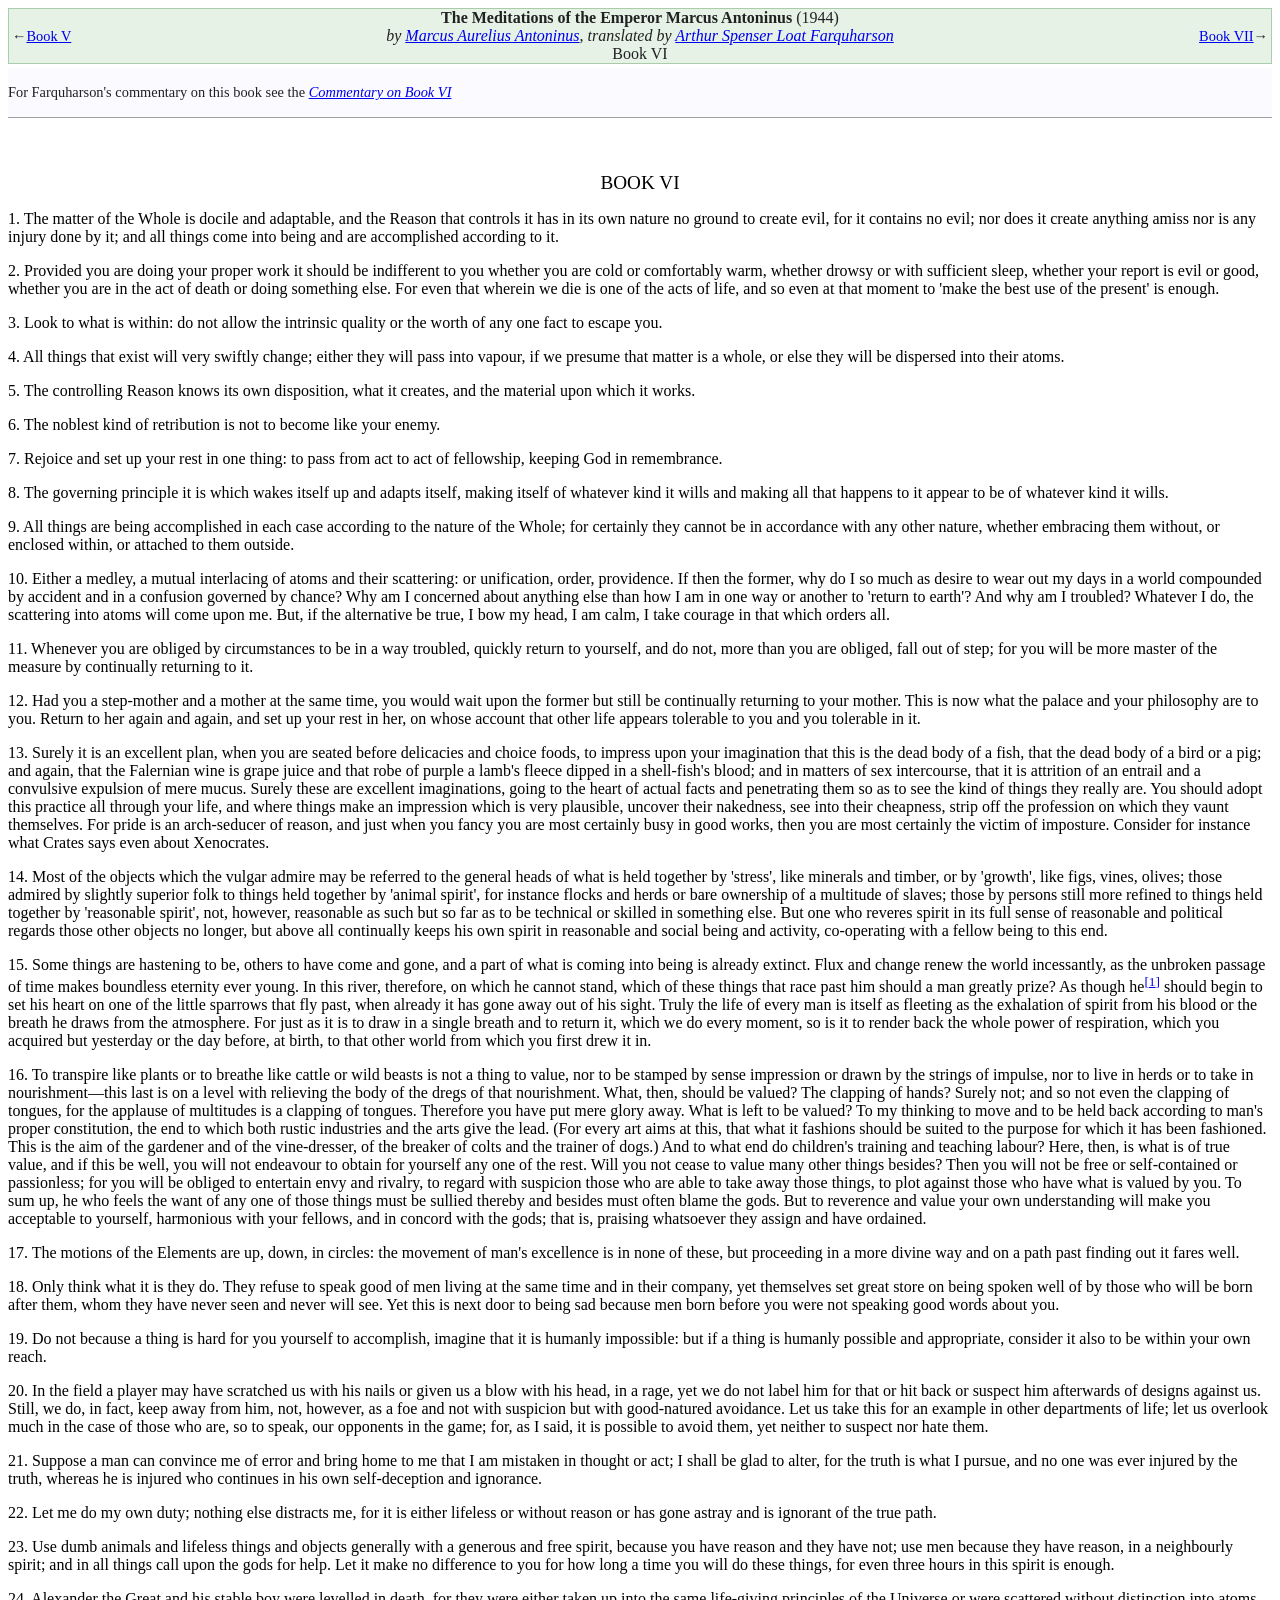
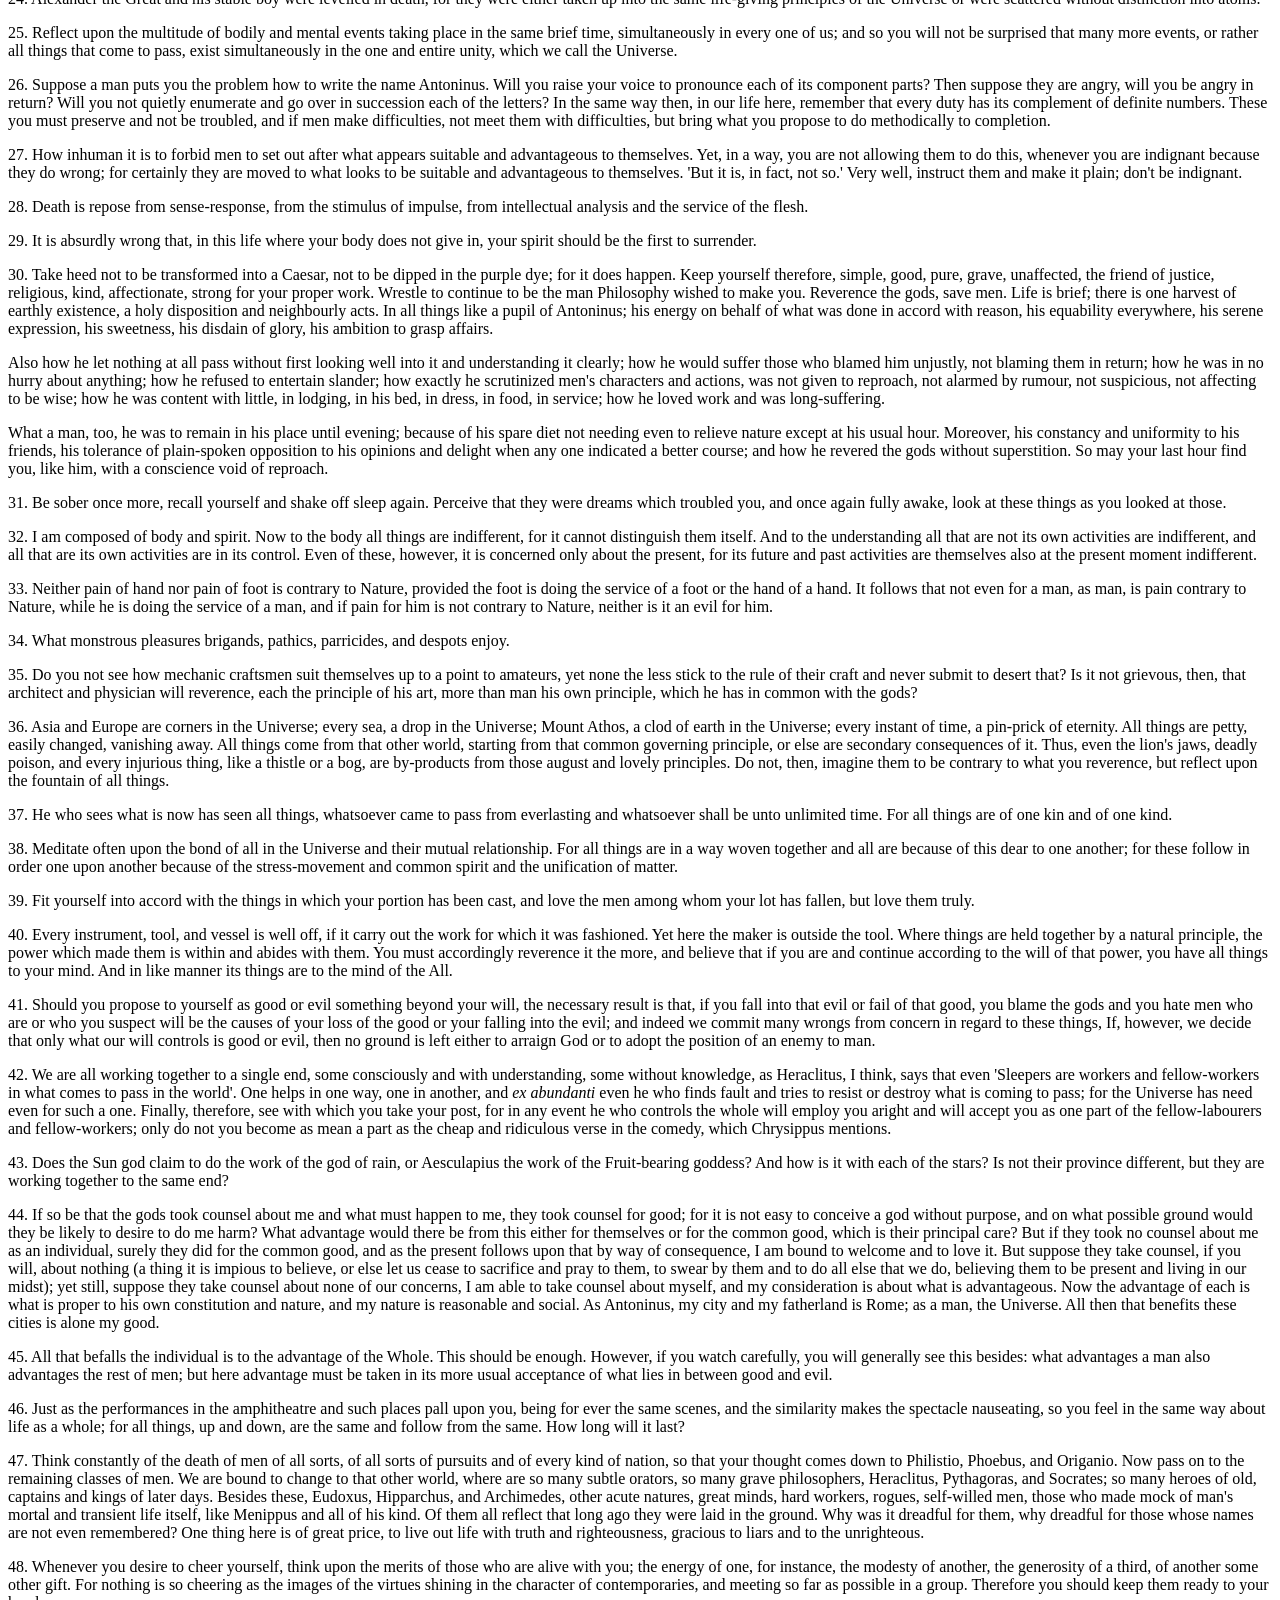
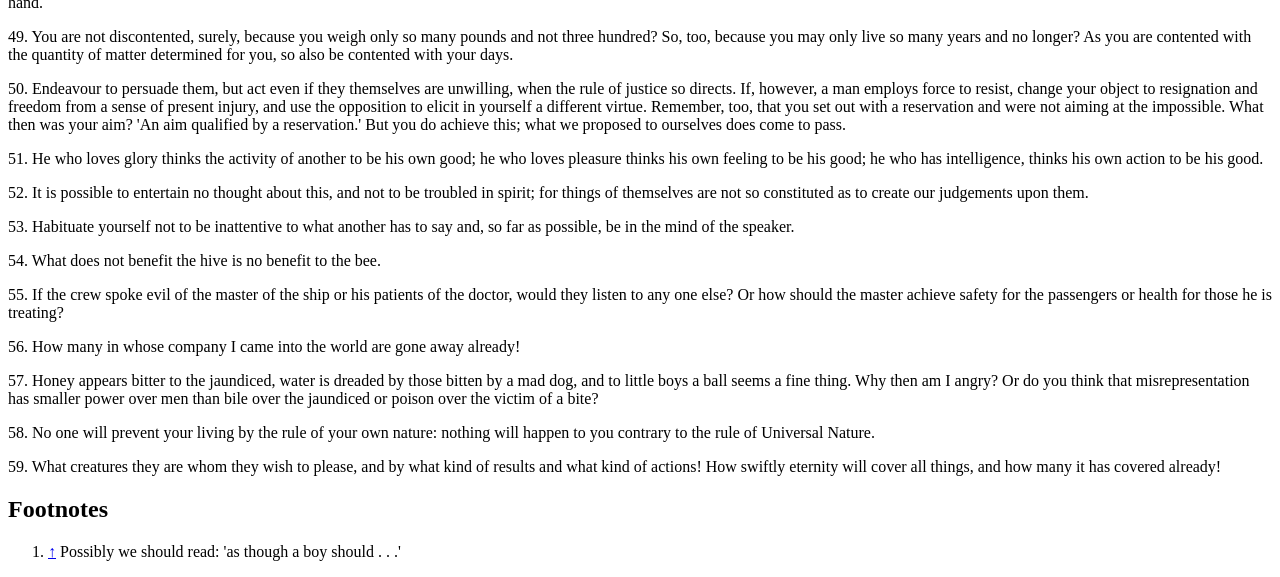
<file: raw/farquharson_book_6.html>
<!DOCTYPE html>
<html prefix="dc: http://purl.org/dc/terms/ mw: http://mediawiki.org/rdf/" about="//en.wikisource.org/wiki/Special:Redirect/revision/9063632"><head prefix="mwr: //en.wikisource.org/wiki/Special:Redirect/"><meta charset="utf-8"/><link rel="dc:replaces" resource="mwr:revision/9039507"/><meta property="mw:revisionSHA1" content="1e11oqnheh8d1jq2wbn5dvmg4fkfnr9"/><meta property="dc:modified" content="2019-01-22T22:14:52Z"/><meta property="mw:pageNamespace" content="0"/><meta property="mw:pageId" content="2650471"/><meta property="mw:htmlVersion" content="2.8.0"/><meta property="mw:html:version" content="2.8.0"/><base href="//en.wikisource.org/wiki/"/><link rel="dc:isVersionOf" href="//en.wikisource.org/wiki/The_Meditations_of_the_Emperor_Marcus_Antoninus/Book_6"/><title>The Meditations of the Emperor Marcus Antoninus/Book 6</title><meta property="mw:jsConfigVars" content='{"wgParsoidHtmlVersion":"2.8.0"}'/><meta property="mw:generalModules" content="ext.cite.ux-enhancements"/><meta property="mw:moduleStyles" content="ext.cite.parsoid.styles|ext.cite.styles"/><link rel="stylesheet" href="/w/load.php?lang=en&amp;modules=ext.cite.parsoid.styles%7Cext.cite.styles%7Cmediawiki.skinning.content.parsoid%7Cmediawiki.skinning.interface%7Csite.styles&amp;only=styles&amp;skin=vector"/><meta http-equiv="content-language" content="en"/><meta http-equiv="vary" content="Accept"/><meta http-equiv="x-mediawiki-render-id" content="f09ff1fa-d018-11f1-b5a5-7f864869a7a0"/></head><body class="mw-content-ltr sitedir-ltr ltr mw-body-content mediawiki mw-parser-output parsoid-body" lang="en" dir="ltr" data-mw-parsoid-version="0.24.0.0-alpha27" data-mw-html-version="2.8.0"><section data-mw-section-id="0" id="mwAQ"><div class="ws-noexport" about="#mwt1" typeof="mw:Transclusion" data-mw='{"parts":[{"template":{"target":{"wt":"header\n ","href":"./Template:Header"},"params":{"title":{"wt":"The Meditations of the Emperor Marcus Antoninus"},"author":{"wt":"Marcus Aurelius Antoninus"},"translator":{"wt":"Arthur Spenser Loat Farquharson"},"section":{"wt":"Book VI"},"previous":{"wt":"[[../Book 5|Book V]]"},"next":{"wt":"[[../Book 7|Book VII]]"},"year":{"wt":"1944"},"notes":{"wt":"For Farquharson&apos;s commentary on this book see the &apos;&apos;[[../Commentary on Book 6|Commentary on Book VI]]&apos;&apos;"},"wikipedia":{"wt":""},"categories":{"wt":""}},"i":0}}]}' id="mwAg"><span class="mw-empty-elt"><style data-mw-deduplicate="TemplateStyles:r15431460" typeof="mw:Extension/templatestyles" about="#mwt2" data-mw='{"name":"templatestyles","attrs":{"src":"Header/styles.css"},"body":{"extsrc":""}}'>.mw-parser-output .wst-header .wst-header-mainblock{border:1px solid var(--border-color-success,#ACA);background-color:var(--background-color-success-subtle,#E6F2E6);color:var(--color-base,#202122)}.mw-parser-output .wst-header .wst-header-notes{border-bottom:1px solid var(--border-color-notice,#A0A0A0);background-color:var(--background-color-neutral,#FAFAFF);color:var(--color-base,#202122)}.mw-parser-output .wst-header .contributor-text{font-style:italic}.mw-parser-output .wst-header #header-title-text,.mw-parser-output .wst-header .wst-header-title-text{font-weight:bold}.mw-parser-output .wst-header #ws-data{display:none}.mw-parser-output .wst-header #ws-data.ws-data-show{display:block}</style></span></div><span class="mw-empty-elt" about="#mwt1"><style data-mw-deduplicate="TemplateStyles:r15675465" typeof="mw:Extension/templatestyles" about="#mwt3" data-mw='{"name":"templatestyles","attrs":{"src":"Header structure/styles.css"},"body":{"extsrc":""}}'>.mw-parser-output .wst-header-mainblock{margin:4px auto 4px auto;padding:0 3px;display:flex;align-items:center}.mw-parser-output .wst-header-back,.mw-parser-output .wst-header-forward{display:flex;flex:1 4 100%;min-width:min-content;align-items:center;font-size:.9em}.mw-parser-output .wst-header-nav-empty{visibility:hidden}.mw-parser-output .wst-header-back{justify-content:flex-start;text-align:left}.mw-parser-output .wst-header-central-cell{flex:4 1 100%;max-width:max-content;text-align:center}.mw-parser-output .wst-header-forward{justify-content:flex-end;text-align:right}@media(max-width:768px){.mw-parser-output .wst-header-mainblock{flex-wrap:wrap}.mw-parser-output .wst-header-central-cell{flex:0 0 100%;order:-2;width:auto}.mw-parser-output .wst-header-back,.mw-parser-output .wst-header-forward{width:auto}}.mw-parser-output .wst-header-notes{display:inline-block;border-collapse:collapse;border-spacing:0;empty-cells:hide;font-size:.9em;line-height:1.4;margin:0 auto 4px auto;width:100%}.mw-parser-output .wst-header-left{float:left}</style></span><div class="ws-header wst-header-structure wst-unknown wst-header ws-header ws-noexport noprint dynlayout-exempt " about="#mwt1" id="mwAw"><div class="wst-header-mainblock wst-unknown-mainblock headertemplate"><div class="wst-header-back searchaux wst-unknown-back"><div class="wst-header-back-arrow">←</div><div class="wst-header-back-link"><a rel="mw:WikiLink" href="./The_Meditations_of_the_Emperor_Marcus_Antoninus/Book_5" title="The Meditations of the Emperor Marcus Antoninus/Book 5">Book V</a></div></div><div class="wst-header-central-cell wst-unknown-central-cell"><span class="wst-header-title wst-unknown-title"><span class="wst-header-title-text">The Meditations of the Emperor Marcus Antoninus</span> (<span class="wst-header-year-text">1944</span>)<br class="wst-header-title-break"/><span class="contributor-text">by<span typeof="mw:Entity"> </span><span class="fn"><a rel="mw:WikiLink" href="./Author:Marcus_Aurelius_Antoninus" title="Author:Marcus Aurelius Antoninus">Marcus Aurelius Antoninus</a></span></span>, <span class="contributor-text">translated by<span typeof="mw:Entity"> </span><span class="fn"><a rel="mw:WikiLink" href="./Author:Arthur_Spenser_Loat_Farquharson" title="Author:Arthur Spenser Loat Farquharson">Arthur Spenser Loat Farquharson</a></span></span><div class="header-section-text">Book VI</div></span></div><div class="wst-header-forward searchaux wst-unknown-forward"><div class="wst-header-forward-link"><a rel="mw:WikiLink" href="./The_Meditations_of_the_Emperor_Marcus_Antoninus/Book_7" title="The Meditations of the Emperor Marcus Antoninus/Book 7">Book VII</a></div><div class="wst-header-forward-arrow">→</div></div></div><div class="wst-header-notes header_notes searchaux wst-unknown-notes"><div class="wst-header-content header_notes_content wst-header-notes-content wst-unknown-notes-content">
<p>For Farquharson's commentary on this book see the <i><a rel="mw:WikiLink" href="./The_Meditations_of_the_Emperor_Marcus_Antoninus/Commentary_on_Book_6" title="The Meditations of the Emperor Marcus Antoninus/Commentary on Book 6">Commentary on Book VI</a></i></p>
</div></div><div class="ws-noexport" id="ws-data" style="speak:none"><span id="ws-author">Marcus Aurelius Antoninus</span><span id="ws-article-id">2650471</span><span id="ws-title">The Meditations of the Emperor Marcus Antoninus — Book VI</span><span id="ws-year">1944</span><span id="ws-translator">Arthur Spenser Loat Farquharson</span></div><span class="mw-empty-elt"><link rel="mw:PageProp/Category" href="./Category:Subpages"/><link rel="mw:PageProp/Category" href="./Category:Pages_with_translator"/><link rel="mw:PageProp/Category" href="./Category:Headers_applying_DefaultSort_key"/></span></div>
<p id="mwBA"><span style="display:none" id="dynamic_layout_overrider" about="#mwt4" typeof="mw:Transclusion" data-mw='{"parts":[{"template":{"target":{"wt":"default layout","href":"./Template:Default_layout"},"params":{"1":{"wt":"Layout 2"}},"i":0}}]}'>Layout 2</span></p>

<div class="prp-pages-output" lang="en" typeof="mw:Extension/pages" about="#mwt52" data-mw='{"name":"pages","attrs":{"index":"Meditations of the Emperor Marcus Antoninus - Volume 1 - Farquharson 1944.pdf","include":"189,191,193,195,197,199,201,203,205,207,209,211,213","fromsection":"book6","tosection":"book6"}}' id="mwBQ"><p id="mwBg"><span id="mwBw"><span class="pagenum ws-pagenum" id="97" data-page-number="97" data-page-name="Page:Meditations of the Emperor Marcus Antoninus - Volume 1 - Farquharson 1944.pdf/189" data-page-index="189" data-page-quality="3" title="Page:Meditations_of_the_Emperor_Marcus_Antoninus_-_Volume_1_-_Farquharson_1944.pdf/189" about="#mwt5" typeof="mw:Transclusion" data-mw='{"parts":[{"template":{"target":{"wt":":MediaWiki:Proofreadpage_pagenum_template","href":"./MediaWiki:Proofreadpage_pagenum_template"},"params":{"page":{"wt":"Page:Meditations of the Emperor Marcus Antoninus - Volume 1 - Farquharson 1944.pdf/189"},"num":{"wt":"97"},"formatted":{"wt":"97"},"quality":{"wt":"3"}},"i":0}}]}'><span id="pageindex_189" class="pagenum-inner ws-noexport"><span typeof="mw:Entity" id="mwCA">​</span></span></span></span></p><span class="mw-empty-elt" about="#mwt6" typeof="mw:Transclusion" data-mw='{"parts":[{"template":{"target":{"wt":"#lst:Page:Meditations of the Emperor Marcus Antoninus - Volume 1 - Farquharson 1944.pdf/189","function":"lst"},"params":{"1":{"wt":"book6"},"2":{"wt":""}},"i":0}},"&lt;pageseparator />&lt;span>",{"template":{"target":{"wt":":MediaWiki:Proofreadpage_pagenum_template","href":"./MediaWiki:Proofreadpage_pagenum_template"},"params":{"page":{"wt":"Page:Meditations of the Emperor Marcus Antoninus - Volume 1 - Farquharson 1944.pdf/191"},"num":{"wt":"99"},"formatted":{"wt":"99"},"quality":{"wt":"3"}},"i":1}},"&lt;/span>",{"template":{"target":{"wt":":Page:Meditations of the Emperor Marcus Antoninus - Volume 1 - Farquharson 1944.pdf/191","href":"./Page:Meditations_of_the_Emperor_Marcus_Antoninus_-_Volume_1_-_Farquharson_1944.pdf/191"},"params":{},"i":2}},"&lt;pageseparator />&lt;span>",{"template":{"target":{"wt":":MediaWiki:Proofreadpage_pagenum_template","href":"./MediaWiki:Proofreadpage_pagenum_template"},"params":{"page":{"wt":"Page:Meditations of the Emperor Marcus Antoninus - Volume 1 - Farquharson 1944.pdf/193"},"num":{"wt":"101"},"formatted":{"wt":"101"},"quality":{"wt":"3"}},"i":3}},"&lt;/span>",{"template":{"target":{"wt":":Page:Meditations of the Emperor Marcus Antoninus - Volume 1 - Farquharson 1944.pdf/193","href":"./Page:Meditations_of_the_Emperor_Marcus_Antoninus_-_Volume_1_-_Farquharson_1944.pdf/193"},"params":{},"i":4}},"&lt;pageseparator />&lt;span>",{"template":{"target":{"wt":":MediaWiki:Proofreadpage_pagenum_template","href":"./MediaWiki:Proofreadpage_pagenum_template"},"params":{"page":{"wt":"Page:Meditations of the Emperor Marcus Antoninus - Volume 1 - Farquharson 1944.pdf/195"},"num":{"wt":"103"},"formatted":{"wt":"103"},"quality":{"wt":"3"}},"i":5}},"&lt;/span>",{"template":{"target":{"wt":":Page:Meditations of the Emperor Marcus Antoninus - Volume 1 - Farquharson 1944.pdf/195","href":"./Page:Meditations_of_the_Emperor_Marcus_Antoninus_-_Volume_1_-_Farquharson_1944.pdf/195"},"params":{},"i":6}},"&lt;pageseparator />&lt;span>",{"template":{"target":{"wt":":MediaWiki:Proofreadpage_pagenum_template","href":"./MediaWiki:Proofreadpage_pagenum_template"},"params":{"page":{"wt":"Page:Meditations of the Emperor Marcus Antoninus - Volume 1 - Farquharson 1944.pdf/197"},"num":{"wt":"105"},"formatted":{"wt":"105"},"quality":{"wt":"3"}},"i":7}},"&lt;/span>",{"template":{"target":{"wt":":Page:Meditations of the Emperor Marcus Antoninus - Volume 1 - Farquharson 1944.pdf/197","href":"./Page:Meditations_of_the_Emperor_Marcus_Antoninus_-_Volume_1_-_Farquharson_1944.pdf/197"},"params":{},"i":8}}]}' id="mwCQ"><style data-mw-deduplicate="TemplateStyles:r15620827" typeof="mw:Extension/templatestyles" about="#mwt7" data-mw='{"name":"templatestyles","attrs":{"src":"center/styles.css"}}' id="mwCg">.mw-parser-output .wst-center{text-align:center;margin:0 auto}.mw-parser-output .wst-center.wst-center-nomargin>p{margin-top:0;margin-bottom:0}</style></span><div class="wst-center tiInherit  " about="#mwt6" id="mwCw">
<p id="mwDA"><span style="font-size:120%;" id="mwDQ">BOOK VI</span></p>
</div><span about="#mwt6" id="mwDg">

</span><p about="#mwt6" id="mwDw">1. The matter of the Whole is docile and adaptable, and the Reason that controls it has in its own nature no ground to create evil, for it contains no evil; nor does it create anything amiss nor is any injury done by it; and all things come into being and are accomplished according to it. </p><span about="#mwt6" id="mwEA">

</span><p about="#mwt6" id="mwEQ">2. Provided you are doing your proper work it should be indifferent to you whether you are cold or comfortably <span id="mwEg"><span class="pagenum ws-pagenum" id="99" data-page-number="99" data-page-name="Page:Meditations of the Emperor Marcus Antoninus - Volume 1 - Farquharson 1944.pdf/191" data-page-index="191" data-page-quality="3" title="Page:Meditations_of_the_Emperor_Marcus_Antoninus_-_Volume_1_-_Farquharson_1944.pdf/191"><span id="pageindex_191" class="pagenum-inner ws-noexport"><span typeof="mw:Entity" id="mwEw">​</span></span></span></span>warm, whether drowsy or with sufficient sleep, whether your report is evil or good, whether you are in the act of death or doing something else. For even that wherein we die is one of the acts of life, and so even at that moment to 'make the best use of the present' is enough. </p><span about="#mwt6" id="mwFA">

</span><p about="#mwt6" id="mwFQ">3. Look to what is within: do not allow the intrinsic quality or the worth of any one fact to escape you. </p><span about="#mwt6" id="mwFg">

</span><p about="#mwt6" id="mwFw">4. All things that exist will very swiftly change; either they will pass into vapour, if we presume that matter is a whole, or else they will be dispersed into their atoms. </p><span about="#mwt6" id="mwGA">

</span><p about="#mwt6" id="mwGQ">5. The controlling Reason knows its own disposition, what it creates, and the material upon which it works. </p><span about="#mwt6" id="mwGg">

</span><p about="#mwt6" id="mwGw">6. The noblest kind of retribution is not to become like your enemy. </p><span about="#mwt6" id="mwHA">

</span><p about="#mwt6" id="mwHQ">7. Rejoice and set up your rest in one thing: to pass from act to act of fellowship, keeping God in remembrance. </p><span about="#mwt6" id="mwHg">

</span><p about="#mwt6" id="mwHw">8. The governing principle it is which wakes itself up and adapts itself, making itself of whatever kind it wills and making all that happens to it appear to be of whatever kind it wills. </p><span about="#mwt6" id="mwIA">

</span><p about="#mwt6" id="mwIQ">9. All things are being accomplished in each case according to the nature of the Whole; for certainly they cannot be in accordance with any other nature, whether embracing them without, or enclosed within, or attached to them outside. </p><span about="#mwt6" id="mwIg">

</span><p about="#mwt6" id="mwIw">10. Either a medley, a mutual interlacing of atoms and their scattering: or unification, order, providence. If then the former, why do I so much as desire to wear out my days in a world compounded by accident and in a confusion governed by chance? Why am I concerned about anything else than how I am in one way or another to 'return to earth'? And why am I troubled? Whatever I do, the scattering into atoms will come upon me. But, if the alternative be true, I bow my head, I am calm, I take courage in that which orders all. </p><span about="#mwt6" id="mwJA">

</span><p about="#mwt6" id="mwJQ">11. Whenever you are obliged by circumstances to be in a way troubled, quickly return to yourself, and do not, more than you are obliged, fall out of step; for you will <span id="mwJg"><span class="pagenum ws-pagenum" id="101" data-page-number="101" data-page-name="Page:Meditations of the Emperor Marcus Antoninus - Volume 1 - Farquharson 1944.pdf/193" data-page-index="193" data-page-quality="3" title="Page:Meditations_of_the_Emperor_Marcus_Antoninus_-_Volume_1_-_Farquharson_1944.pdf/193"><span id="pageindex_193" class="pagenum-inner ws-noexport"><span typeof="mw:Entity" id="mwJw">​</span></span></span></span>be more master of the measure by continually returning to it. </p><span about="#mwt6" id="mwKA">

</span><p about="#mwt6" id="mwKQ">12. Had you a step-mother and a mother at the same time, you would wait upon the former but still be continually returning to your mother. This is now what the palace and your philosophy are to you. Return to her again and again, and set up your rest in her, on whose account that other life appears tolerable to you and you tolerable in it. </p><span about="#mwt6" id="mwKg">

</span><p about="#mwt6" id="mwKw">13. Surely it is an excellent plan, when you are seated before delicacies and choice foods, to impress upon your imagination that this is the dead body of a fish, that the dead body of a bird or a pig; and again, that the Falernian wine is grape juice and that robe of purple a lamb's fleece dipped in a shell-fish's blood; and in matters of sex intercourse, that it is attrition of an entrail and a convulsive expulsion of mere mucus. Surely these are excellent imaginations, going to the heart of actual facts and penetrating them so as to see the kind of things they really are. You should adopt this practice all through your life, and where things make an impression which is very plausible, uncover their nakedness, see into their cheapness, strip off the profession on which they vaunt themselves. For pride is an arch-seducer of reason, and just when you fancy you are most certainly busy in good works, then you are most certainly the victim of imposture. Consider for instance what Crates says even about Xenocrates. </p><span about="#mwt6" id="mwLA">

</span><p about="#mwt6" id="mwLQ">14. Most of the objects which the vulgar admire may be referred to the general heads of what is held together by 'stress', like minerals and timber, or by 'growth', like figs, vines, olives; those admired by slightly superior folk <span id="mwLg"><span class="pagenum ws-pagenum" id="103" data-page-number="103" data-page-name="Page:Meditations of the Emperor Marcus Antoninus - Volume 1 - Farquharson 1944.pdf/195" data-page-index="195" data-page-quality="3" title="Page:Meditations_of_the_Emperor_Marcus_Antoninus_-_Volume_1_-_Farquharson_1944.pdf/195"><span id="pageindex_195" class="pagenum-inner ws-noexport"><span typeof="mw:Entity" id="mwLw">​</span></span></span></span>to things held together by 'animal spirit', for instance flocks and herds or bare ownership of a multitude of slaves; those by persons still more refined to things held together by 'reasonable spirit', not, however, reasonable as such but so far as to be technical or skilled in something else. But one who reveres spirit in its full sense of reasonable and political regards those other objects no longer, but above all continually keeps his own spirit in reasonable and social being and activity, co-operating with a fellow being to this end. </p><span about="#mwt6" id="mwMA">

</span><p about="#mwt6" id="mwMQ">15. Some things are hastening to be, others to have come and gone, and a part of what is coming into being is already extinct. Flux and change renew the world incessantly, as the unbroken passage of time makes boundless eternity ever young. In this river, therefore, on which he cannot stand, which of these things that race past him should a man greatly prize? As though he<sup about="#mwt17" class="mw-ref reference" id="cite_ref-1" rel="dc:references" typeof="mw:Extension/ref" data-mw='{"name":"ref","attrs":{},"body":{"id":"mw-reference-text-cite_note-1"}}'><a href="./The_Meditations_of_the_Emperor_Marcus_Antoninus/Book_6#cite_note-1" id="mwMg"><span class="mw-reflink-text" id="mwMw"><span class="cite-bracket" id="mwNA">[</span>1<span class="cite-bracket" id="mwNQ">]</span></span></a></sup> should begin to set his heart on one of the little sparrows that fly past, when already it has gone away out of his sight. Truly the life of every man is itself as fleeting as the exhalation of spirit from his blood or the breath he draws from the atmosphere. For just as it is to draw in a single breath and to return it, which we do every moment, so is it to render back the whole power of respiration, which you acquired but yesterday or the day before, at birth, to that other world from which you first drew it in. </p><span about="#mwt6" id="mwNg">

</span><p about="#mwt6" id="mwNw">16. To transpire like plants or to breathe like cattle or wild beasts is not a thing to value, nor to be stamped by sense impression or drawn by the strings of impulse, nor to live in herds or to take in nourishment—this last is on a level with relieving the body of the dregs of that nourishment. What, then, should be valued? The clapping of hands? Surely not; and so not even the clapping of tongues, for the applause of multitudes is a clapping of tongues. Therefore you have put mere glory away. What <span id="mwOA"><span class="pagenum ws-pagenum" id="105" data-page-number="105" data-page-name="Page:Meditations of the Emperor Marcus Antoninus - Volume 1 - Farquharson 1944.pdf/197" data-page-index="197" data-page-quality="3" title="Page:Meditations_of_the_Emperor_Marcus_Antoninus_-_Volume_1_-_Farquharson_1944.pdf/197"><span id="pageindex_197" class="pagenum-inner ws-noexport"><span typeof="mw:Entity" id="mwOQ">​</span></span></span></span>is left to be valued? To my thinking to move and to be held back according to man's proper constitution, the end to which both rustic industries and the arts give the lead. (For every art aims at this, that what it fashions should be suited to the purpose for which it has been fashioned. This is the aim of the gardener and of the vine-dresser, of the breaker of colts and the trainer of dogs.) And to what end do children's training and teaching labour? Here, then, is what is of true value, and if this be well, you will not endeavour to obtain for yourself any one of the rest. Will you not cease to value many other things besides? Then you will not be free or self-contained or passionless; for you will be obliged to entertain envy and rivalry, to regard with suspicion those who are able to take away those things, to plot against those who have what is valued by you. To sum up, he who feels the want of any one of those things must be sullied thereby and besides must often blame the gods. But to reverence and value your own understanding will make you acceptable to yourself, harmonious with your fellows, and in concord with the gods; that is, praising whatsoever they assign and have ordained. </p><span about="#mwt6" id="mwOg">

</span><p about="#mwt6" id="mwOw">17. The motions of the Elements are up, down, in circles: the movement of man's excellence is in none of these, but proceeding in a more divine way and on a path past finding out it fares well. </p><span about="#mwt6" id="mwPA">

</span><p about="#mwt6" id="mwPQ">18. Only think what it is they do. They refuse to speak good of men living at the same time and in their company, yet themselves set great store on being spoken well of by those who will be born after them, whom they have never seen and never will see. Yet this is next door to being sad because men born before you were not speaking good words about you. </p><span about="#mwt6" id="mwPg">

</span><p about="#mwt6" id="mwPw">19. Do not because a thing is hard for you yourself to accomplish, imagine that it is humanly impossible: but if a thing is humanly possible and appropriate, consider it also to be within your own reach. </p><span about="#mwt6" id="mwQA">
</span><div class="__nop wst-nop" about="#mwt6" id="mwQQ"></div><p about="#mwt24" typeof="mw:Transclusion" data-mw='{"parts":["&lt;pageseparator />&lt;span>",{"template":{"target":{"wt":":MediaWiki:Proofreadpage_pagenum_template","href":"./MediaWiki:Proofreadpage_pagenum_template"},"params":{"page":{"wt":"Page:Meditations of the Emperor Marcus Antoninus - Volume 1 - Farquharson 1944.pdf/199"},"num":{"wt":"107"},"formatted":{"wt":"107"},"quality":{"wt":"3"}},"i":0}},"&lt;/span>",{"template":{"target":{"wt":":Page:Meditations of the Emperor Marcus Antoninus - Volume 1 - Farquharson 1944.pdf/199","href":"./Page:Meditations_of_the_Emperor_Marcus_Antoninus_-_Volume_1_-_Farquharson_1944.pdf/199"},"params":{},"i":1}},"&lt;pageseparator />&lt;span>",{"template":{"target":{"wt":":MediaWiki:Proofreadpage_pagenum_template","href":"./MediaWiki:Proofreadpage_pagenum_template"},"params":{"page":{"wt":"Page:Meditations of the Emperor Marcus Antoninus - Volume 1 - Farquharson 1944.pdf/201"},"num":{"wt":"109"},"formatted":{"wt":"109"},"quality":{"wt":"3"}},"i":2}},"&lt;/span>",{"template":{"target":{"wt":":Page:Meditations of the Emperor Marcus Antoninus - Volume 1 - Farquharson 1944.pdf/201","href":"./Page:Meditations_of_the_Emperor_Marcus_Antoninus_-_Volume_1_-_Farquharson_1944.pdf/201"},"params":{},"i":3}},"&lt;pageseparator />&lt;span>",{"template":{"target":{"wt":":MediaWiki:Proofreadpage_pagenum_template","href":"./MediaWiki:Proofreadpage_pagenum_template"},"params":{"page":{"wt":"Page:Meditations of the Emperor Marcus Antoninus - Volume 1 - Farquharson 1944.pdf/203"},"num":{"wt":"111"},"formatted":{"wt":"111"},"quality":{"wt":"3"}},"i":4}},"&lt;/span>",{"template":{"target":{"wt":":Page:Meditations of the Emperor Marcus Antoninus - Volume 1 - Farquharson 1944.pdf/203","href":"./Page:Meditations_of_the_Emperor_Marcus_Antoninus_-_Volume_1_-_Farquharson_1944.pdf/203"},"params":{},"i":5}},"&lt;pageseparator />&lt;span>",{"template":{"target":{"wt":":MediaWiki:Proofreadpage_pagenum_template","href":"./MediaWiki:Proofreadpage_pagenum_template"},"params":{"page":{"wt":"Page:Meditations of the Emperor Marcus Antoninus - Volume 1 - Farquharson 1944.pdf/205"},"num":{"wt":"113"},"formatted":{"wt":"113"},"quality":{"wt":"3"}},"i":6}},"&lt;/span>",{"template":{"target":{"wt":":Page:Meditations of the Emperor Marcus Antoninus - Volume 1 - Farquharson 1944.pdf/205","href":"./Page:Meditations_of_the_Emperor_Marcus_Antoninus_-_Volume_1_-_Farquharson_1944.pdf/205"},"params":{},"i":7}},"&lt;pageseparator />&lt;span>",{"template":{"target":{"wt":":MediaWiki:Proofreadpage_pagenum_template","href":"./MediaWiki:Proofreadpage_pagenum_template"},"params":{"page":{"wt":"Page:Meditations of the Emperor Marcus Antoninus - Volume 1 - Farquharson 1944.pdf/207"},"num":{"wt":"115"},"formatted":{"wt":"115"},"quality":{"wt":"3"}},"i":8}},"&lt;/span>",{"template":{"target":{"wt":":Page:Meditations of the Emperor Marcus Antoninus - Volume 1 - Farquharson 1944.pdf/207","href":"./Page:Meditations_of_the_Emperor_Marcus_Antoninus_-_Volume_1_-_Farquharson_1944.pdf/207"},"params":{},"i":9}},"&lt;pageseparator />&lt;span>",{"template":{"target":{"wt":":MediaWiki:Proofreadpage_pagenum_template","href":"./MediaWiki:Proofreadpage_pagenum_template"},"params":{"page":{"wt":"Page:Meditations of the Emperor Marcus Antoninus - Volume 1 - Farquharson 1944.pdf/209"},"num":{"wt":"117"},"formatted":{"wt":"117"},"quality":{"wt":"3"}},"i":10}},"&lt;/span>",{"template":{"target":{"wt":":Page:Meditations of the Emperor Marcus Antoninus - Volume 1 - Farquharson 1944.pdf/209","href":"./Page:Meditations_of_the_Emperor_Marcus_Antoninus_-_Volume_1_-_Farquharson_1944.pdf/209"},"params":{},"i":11}},"&lt;pageseparator />&lt;span>",{"template":{"target":{"wt":":MediaWiki:Proofreadpage_pagenum_template","href":"./MediaWiki:Proofreadpage_pagenum_template"},"params":{"page":{"wt":"Page:Meditations of the Emperor Marcus Antoninus - Volume 1 - Farquharson 1944.pdf/211"},"num":{"wt":"119"},"formatted":{"wt":"119"},"quality":{"wt":"3"}},"i":12}},"&lt;/span>",{"template":{"target":{"wt":":Page:Meditations of the Emperor Marcus Antoninus - Volume 1 - Farquharson 1944.pdf/211","href":"./Page:Meditations_of_the_Emperor_Marcus_Antoninus_-_Volume_1_-_Farquharson_1944.pdf/211"},"params":{},"i":13}},"&lt;pageseparator />&lt;span>",{"template":{"target":{"wt":":MediaWiki:Proofreadpage_pagenum_template","href":"./MediaWiki:Proofreadpage_pagenum_template"},"params":{"page":{"wt":"Page:Meditations of the Emperor Marcus Antoninus - Volume 1 - Farquharson 1944.pdf/213"},"num":{"wt":"121"},"formatted":{"wt":"121"},"quality":{"wt":"3"}},"i":14}},"&lt;/span>",{"template":{"target":{"wt":"#lst:Page:Meditations of the Emperor Marcus Antoninus - Volume 1 - Farquharson 1944.pdf/213","function":"lst"},"params":{"1":{"wt":""},"2":{"wt":"book6"}},"i":15}},"&lt;pageseparator />"]}' id="mwQg"> <span id="mwQw"><span class="pagenum ws-pagenum" id="107" data-page-number="107" data-page-name="Page:Meditations of the Emperor Marcus Antoninus - Volume 1 - Farquharson 1944.pdf/199" data-page-index="199" data-page-quality="3" title="Page:Meditations_of_the_Emperor_Marcus_Antoninus_-_Volume_1_-_Farquharson_1944.pdf/199"><span id="pageindex_199" class="pagenum-inner ws-noexport"><span typeof="mw:Entity" id="mwRA">​</span></span></span></span>20. In the field a player may have scratched us with his nails or given us a blow with his head, in a rage, yet we do not label him for that or hit back or suspect him afterwards of designs against us. Still, we do, in fact, keep away from him, not, however, as a foe and not with suspicion but with good-natured avoidance. Let us take this for an example in other departments of life; let us overlook much in the case of those who are, so to speak, our opponents in the game; for, as I said, it is possible to avoid them, yet neither to suspect nor hate them. </p><span about="#mwt24" id="mwRQ">

</span><p about="#mwt24" id="mwRg">21. Suppose a man can convince me of error and bring home to me that I am mistaken in thought or act; I shall be glad to alter, for the truth is what I pursue, and no one was ever injured by the truth, whereas he is injured who continues in his own self-deception and ignorance. </p><span about="#mwt24" id="mwRw">

</span><p about="#mwt24" id="mwSA">22. Let me do my own duty; nothing else distracts me, for it is either lifeless or without reason or has gone astray and is ignorant of the true path. </p><span about="#mwt24" id="mwSQ">

</span><p about="#mwt24" id="mwSg">23. Use dumb animals and lifeless things and objects generally with a generous and free spirit, because you have reason and they have not; use men because they have reason, in a neighbourly spirit; and in all things call upon the gods for help. Let it make no difference to you for how long a time you will do these things, for even three hours in this spirit is enough. </p><span about="#mwt24" id="mwSw">

</span><p about="#mwt24" id="mwTA">24. Alexander the Great and his stable boy were levelled in death, for they were either taken up into the same life-giving principles of the Universe or were scattered without distinction into atoms. </p><span about="#mwt24" id="mwTQ">

</span><p about="#mwt24" id="mwTg">25. Reflect upon the multitude of bodily and mental events taking place in the same brief time, simultaneously in every one of us; and so you will not be surprised that many more events, or rather all things that come to pass, exist simultaneously in the one and entire unity, which we call the Universe. </p><span about="#mwt24" id="mwTw">

</span><p about="#mwt24" id="mwUA">26. Suppose a man puts you the problem how to write the name Antoninus. Will you raise your voice to  <span id="mwUQ"><span class="pagenum ws-pagenum" id="109" data-page-number="109" data-page-name="Page:Meditations of the Emperor Marcus Antoninus - Volume 1 - Farquharson 1944.pdf/201" data-page-index="201" data-page-quality="3" title="Page:Meditations_of_the_Emperor_Marcus_Antoninus_-_Volume_1_-_Farquharson_1944.pdf/201"><span id="pageindex_201" class="pagenum-inner ws-noexport"><span typeof="mw:Entity" id="mwUg">​</span></span></span></span>pronounce each of its component parts? Then suppose they are angry, will you be angry in return? Will you not quietly enumerate and go over in succession each of the letters? In the same way then, in our life here, remember that every duty has its complement of definite numbers. These you must preserve and not be troubled, and if men make difficulties, not meet them with difficulties, but bring what you propose to do methodically to completion. </p><span about="#mwt24" id="mwUw">

</span><p about="#mwt24" id="mwVA">27. How inhuman it is to forbid men to set out after what appears suitable and advantageous to themselves. Yet, in a way, you are not allowing them to do this, whenever you are indignant because they do wrong; for certainly they are moved to what looks to be suitable and advantageous to themselves. 'But it is, in fact, not so.' Very well, instruct them and make it plain; don't be indignant. </p><span about="#mwt24" id="mwVQ">

</span><p about="#mwt24" id="mwVg">28. Death is repose from sense-response, from the stimulus of impulse, from intellectual analysis and the service of the flesh. </p><span about="#mwt24" id="mwVw">

</span><p about="#mwt24" id="mwWA">29. It is absurdly wrong that, in this life where your body does not give in, your spirit should be the first to surrender. </p><span about="#mwt24" id="mwWQ">

</span><p about="#mwt24" id="mwWg">30. Take heed not to be transformed into a Caesar, not to be dipped in the purple dye; for it does happen. Keep yourself therefore, simple, good, pure, grave, unaffected, the friend of justice, religious, kind, affectionate, strong for your proper work. Wrestle to continue to be the man Philosophy wished to make you. Reverence the gods, save men. Life is brief; there is one harvest of earthly existence, a holy disposition and neighbourly acts. In all things like a pupil of Antoninus; his energy on behalf of what was done in accord with reason, his equability everywhere, his serene expression, his sweetness, his disdain of glory, his ambition to grasp affairs. </p><span about="#mwt24" id="mwWw">

</span><p about="#mwt24" id="mwXA">Also how he let nothing at all pass without first looking well into it and understanding it clearly; how he would suffer those who blamed him unjustly, not blaming them in return; how he was in no hurry about anything; how he refused to entertain slander; how exactly he scrutinized men's characters and actions, was not given to reproach, <span id="mwXQ"><span class="pagenum ws-pagenum" id="111" data-page-number="111" data-page-name="Page:Meditations of the Emperor Marcus Antoninus - Volume 1 - Farquharson 1944.pdf/203" data-page-index="203" data-page-quality="3" title="Page:Meditations_of_the_Emperor_Marcus_Antoninus_-_Volume_1_-_Farquharson_1944.pdf/203"><span id="pageindex_203" class="pagenum-inner ws-noexport"><span typeof="mw:Entity" id="mwXg">​</span></span></span></span>not alarmed by rumour, not suspicious, not affecting to be wise; how he was content with little, in lodging, in his bed, in dress, in food, in service; how he loved work and was long-suffering. </p><span about="#mwt24" id="mwXw">

</span><p about="#mwt24" id="mwYA">What a man, too, he was to remain in his place until evening; because of his spare diet not needing even to relieve nature except at his usual hour. Moreover, his constancy and uniformity to his friends, his tolerance of plain-spoken opposition to his opinions and delight when any one indicated a better course; and how he revered the gods without superstition. So may your last hour find you, like him, with a conscience void of reproach. </p><span about="#mwt24" id="mwYQ">

</span><p about="#mwt24" id="mwYg">31. Be sober once more, recall yourself and shake off sleep again. Perceive that they were dreams which troubled you, and once again fully awake, look at these things as you looked at those. </p><span about="#mwt24" id="mwYw">

</span><p about="#mwt24" id="mwZA">32. I am composed of body and spirit. Now to the body all things are indifferent, for it cannot distinguish them itself. And to the understanding all that are not its own activities are indifferent, and all that are its own activities are in its control. Even of these, however, it is concerned only about the present, for its future and past activities are themselves also at the present moment indifferent. </p><span about="#mwt24" id="mwZQ">

</span><p about="#mwt24" id="mwZg">33. Neither pain of hand nor pain of foot is contrary to Nature, provided the foot is doing the service of a foot or the hand of a hand. It follows that not even for a man, as man, is pain contrary to Nature, while he is doing the service of a man, and if pain for him is not contrary to Nature, neither is it an evil for him. </p><span about="#mwt24" id="mwZw">

</span><p about="#mwt24" id="mwaA">34. What monstrous pleasures brigands, pathics, parricides, and despots enjoy. </p><span about="#mwt24" id="mwaQ">

</span><p about="#mwt24" id="mwag">35. Do you not see how mechanic craftsmen suit themselves up to a point to amateurs, yet none the less stick to the rule of their craft and never submit to desert that? Is it not grievous, then, that architect and physician will reverence, each the principle of his art, more than <span id="mwaw"><span class="pagenum ws-pagenum" id="113" data-page-number="113" data-page-name="Page:Meditations of the Emperor Marcus Antoninus - Volume 1 - Farquharson 1944.pdf/205" data-page-index="205" data-page-quality="3" title="Page:Meditations_of_the_Emperor_Marcus_Antoninus_-_Volume_1_-_Farquharson_1944.pdf/205"><span id="pageindex_205" class="pagenum-inner ws-noexport"><span typeof="mw:Entity" id="mwbA">​</span></span></span></span>man his own principle, which he has in common with the gods? </p><span about="#mwt24" id="mwbQ">

</span><p about="#mwt24" id="mwbg">36. Asia and Europe are corners in the Universe; every sea, a drop in the Universe; Mount Athos, a clod of earth in the Universe; every instant of time, a pin-prick of eternity. All things are petty, easily changed, vanishing away. All things come from that other world, starting from that common governing principle, or else are secondary consequences of it. Thus, even the lion's jaws, deadly poison, and every injurious thing, like a thistle or a bog, are by-products from those august and lovely principles. Do not, then, imagine them to be contrary to what you reverence, but reflect upon the fountain of all things. </p><span about="#mwt24" id="mwbw">

</span><p about="#mwt24" id="mwcA">37. He who sees what is now has seen all things, whatsoever came to pass from everlasting and whatsoever shall be unto unlimited time. For all things are of one kin and of one kind. </p><span about="#mwt24" id="mwcQ">

</span><p about="#mwt24" id="mwcg">38. Meditate often upon the bond of all in the Universe and their mutual relationship. For all things are in a way woven together and all are because of this dear to one another; for these follow in order one upon another because of the stress-movement and common spirit and the unification of matter. </p><span about="#mwt24" id="mwcw">

</span><p about="#mwt24" id="mwdA">39. Fit yourself into accord with the things in which your portion has been cast, and love the men among whom your lot has fallen, but love them truly. </p><span about="#mwt24" id="mwdQ">

</span><p about="#mwt24" id="mwdg">40. Every instrument, tool, and vessel is well off, if it carry out the work for which it was fashioned. Yet here the maker is outside the tool. Where things are held together by a natural principle, the power which made them is within and abides with them. You must accordingly reverence it the more, and believe that if you are and continue according to the will of that power, you have all things to your mind. And in like manner its things are to the mind of the All. </p><span about="#mwt24" id="mwdw">

</span><p about="#mwt24" id="mweA">41. Should you propose to yourself as good or evil something beyond your will, the necessary result is that, if you fall into that evil or fail of that good, you blame the gods and you hate men who are or who you suspect will <span id="mweQ"><span class="pagenum ws-pagenum" id="115" data-page-number="115" data-page-name="Page:Meditations of the Emperor Marcus Antoninus - Volume 1 - Farquharson 1944.pdf/207" data-page-index="207" data-page-quality="3" title="Page:Meditations_of_the_Emperor_Marcus_Antoninus_-_Volume_1_-_Farquharson_1944.pdf/207"><span id="pageindex_207" class="pagenum-inner ws-noexport"><span typeof="mw:Entity" id="mweg">​</span></span></span></span>be the causes of your loss of the good or your falling into the evil; and indeed we commit many wrongs from concern in regard to these things, If, however, we decide that only what our will controls is good or evil, then no ground is left either to arraign God or to adopt the position of an enemy to man. </p><span about="#mwt24" id="mwew">

</span><p about="#mwt24" id="mwfA">42. We are all working together to a single end, some consciously and with understanding, some without knowledge, as Heraclitus, I think, says that even 'Sleepers are workers and fellow-workers in what comes to pass in the world'. One helps in one way, one in another, and <i id="mwfQ">ex abundanti</i> even he who finds fault and tries to resist or destroy what is coming to pass; for the Universe has need even for such a one. Finally, therefore, see with which you take your post, for in any event he who controls the whole will employ you aright and will accept you as one part of the fellow-labourers and fellow-workers; only do not you become as mean a part as the cheap and ridiculous verse in the comedy, which Chrysippus mentions. </p><span about="#mwt24" id="mwfg">

</span><p about="#mwt24" id="mwfw">43. Does the Sun god claim to do the work of the god of rain, or Aesculapius the work of the Fruit-bearing goddess? And how is it with each of the stars? Is not their province different, but they are working together to the same end? </p><span about="#mwt24" id="mwgA">

</span><p about="#mwt24" id="mwgQ">44. If so be that the gods took counsel about me and what must happen to me, they took counsel for good; for it is not easy to conceive a god without purpose, and on what possible ground would they be likely to desire to do me harm? What advantage would there be from this either for themselves or for the common good, which is their principal care? But if they took no counsel about me as an individual, surely they did for the common good, and as the present follows upon that by way of consequence, I am bound to welcome and to love it. But suppose they take counsel, if you will, about nothing <span id="mwgg"><span class="pagenum ws-pagenum" id="117" data-page-number="117" data-page-name="Page:Meditations of the Emperor Marcus Antoninus - Volume 1 - Farquharson 1944.pdf/209" data-page-index="209" data-page-quality="3" title="Page:Meditations_of_the_Emperor_Marcus_Antoninus_-_Volume_1_-_Farquharson_1944.pdf/209"><span id="pageindex_209" class="pagenum-inner ws-noexport"><span typeof="mw:Entity" id="mwgw">​</span></span></span></span>(a thing it is impious to believe, or else let us cease to sacrifice and pray to them, to swear by them and to do all else that we do, believing them to be present and living in our midst); yet still, suppose they take counsel about none of our concerns, I am able to take counsel about myself, and my consideration is about what is advantageous. Now the advantage of each is what is proper to his own constitution and nature, and my nature is reasonable and social. As Antoninus, my city and my fatherland is Rome; as a man, the Universe. All then that benefits these cities is alone my good. </p><span about="#mwt24" id="mwhA">

</span><p about="#mwt24" id="mwhQ">45. All that befalls the individual is to the advantage of the Whole. This should be enough. However, if you watch carefully, you will generally see this besides: what advantages a man also advantages the rest of men; but here advantage must be taken in its more usual acceptance of what lies in between good and evil. </p><span about="#mwt24" id="mwhg">

</span><p about="#mwt24" id="mwhw">46. Just as the performances in the amphitheatre and such places pall upon you, being for ever the same scenes, and the similarity makes the spectacle nauseating, so you feel in the same way about life as a whole; for all things, up and down, are the same and follow from the same. How long will it last? </p><span about="#mwt24" id="mwiA">

</span><p about="#mwt24" id="mwiQ">47. Think constantly of the death of men of all sorts, of all sorts of pursuits and of every kind of nation, so that your thought comes down to Philistio, Phoebus, and Origanio. Now pass on to the remaining classes of men. We are bound to change to that other world, where are so many subtle orators, so many grave philosophers, Heraclitus, Pythagoras, and Socrates; so many heroes of old, captains and kings of later days. Besides these, Eudoxus, Hipparchus, and Archimedes, other acute natures, great minds, hard workers, rogues, self-willed men, those who made mock of man's mortal and transient life itself, like Menippus and all of his kind. Of them all reflect that long ago they were laid in the ground. Why <span id="mwig"><span class="pagenum ws-pagenum" id="119" data-page-number="119" data-page-name="Page:Meditations of the Emperor Marcus Antoninus - Volume 1 - Farquharson 1944.pdf/211" data-page-index="211" data-page-quality="3" title="Page:Meditations_of_the_Emperor_Marcus_Antoninus_-_Volume_1_-_Farquharson_1944.pdf/211"><span id="pageindex_211" class="pagenum-inner ws-noexport"><span typeof="mw:Entity" id="mwiw">​</span></span></span></span>was it dreadful for them, why dreadful for those whose names are not even remembered? One thing here is of great price, to live out life with truth and righteousness, gracious to liars and to the unrighteous. </p><span about="#mwt24" id="mwjA">

</span><p about="#mwt24" id="mwjQ">48. Whenever you desire to cheer yourself, think upon the merits of those who are alive with you; the energy of one, for instance, the modesty of another, the generosity of a third, of another some other gift. For nothing is so cheering as the images of the virtues shining in the character of contemporaries, and meeting so far as possible in a group. Therefore you should keep them ready to your hand. </p><span about="#mwt24" id="mwjg">

</span><p about="#mwt24" id="mwjw">49. You are not discontented, surely, because you weigh only so many pounds and not three hundred? So, too, because you may only live so many years and no longer? As you are contented with the quantity of matter determined for you, so also be contented with your days. </p><span about="#mwt24" id="mwkA">

</span><p about="#mwt24" id="mwkQ">50. Endeavour to persuade them, but act even if they themselves are unwilling, when the rule of justice so directs. If, however, a man employs force to resist, change your object to resignation and freedom from a sense of present injury, and use the opposition to elicit in yourself a different virtue. Remember, too, that you set out with a reservation and were not aiming at the impossible. What then was your aim? 'An aim qualified by a reservation.' But you do achieve this; what we proposed to ourselves does come to pass. </p><span about="#mwt24" id="mwkg">

</span><p about="#mwt24" id="mwkw">51. He who loves glory thinks the activity of another to be his own good; he who loves pleasure thinks his own feeling to be his good; he who has intelligence, thinks his own action to be his good. </p><span about="#mwt24" id="mwlA">

</span><p about="#mwt24" id="mwlQ">52. It is possible to entertain no thought about this, and not to be troubled in spirit; for things of themselves are not so constituted as to create our judgements upon them. </p><span about="#mwt24" id="mwlg">

</span><p about="#mwt24" id="mwlw">53. Habituate yourself not to be inattentive to what another has to say and, so far as possible, be in the mind of the speaker. </p><span about="#mwt24" id="mwmA">

</span><p about="#mwt24" id="mwmQ">54. What does not benefit the hive is no benefit to the bee. </p><span about="#mwt24" id="mwmg">

</span><p about="#mwt24" id="mwmw">55. If the crew spoke evil of the master of the ship or <span id="mwnA"><span class="pagenum ws-pagenum" id="121" data-page-number="121" data-page-name="Page:Meditations of the Emperor Marcus Antoninus - Volume 1 - Farquharson 1944.pdf/213" data-page-index="213" data-page-quality="3" title="Page:Meditations_of_the_Emperor_Marcus_Antoninus_-_Volume_1_-_Farquharson_1944.pdf/213"><span id="pageindex_213" class="pagenum-inner ws-noexport"><span typeof="mw:Entity" id="mwnQ">​</span></span></span></span>his patients of the doctor, would they listen to any one else? Or how should the master achieve safety for the passengers or health for those he is treating? </p><span about="#mwt24" id="mwng">

</span><p about="#mwt24" id="mwnw">56. How many in whose company I came into the world are gone away already! </p><span about="#mwt24" id="mwoA">

</span><p about="#mwt24" id="mwoQ">57. Honey appears bitter to the jaundiced, water is dreaded by those bitten by a mad dog, and to little boys a ball seems a fine thing. Why then am I angry? Or do you think that misrepresentation has smaller power over men than bile over the jaundiced or poison over the victim of a bite? </p><span about="#mwt24" id="mwog">

</span><p about="#mwt24" id="mwow">58. No one will prevent your living by the rule of your own nature: nothing will happen to you contrary to the rule of Universal Nature. </p><span about="#mwt24" id="mwpA">

</span><p about="#mwt24" id="mwpQ">59. What creatures they are whom they wish to please, and by what kind of results and what kind of actions! How swiftly eternity will cover all things, and how many it has covered already! 
 </p></div>

</section><section data-mw-section-id="1" id="mwpg"><h2 data-mw-wikitext="" id="Footnotes">Footnotes</h2>
<ol class="mw-references references" typeof="mw:Extension/references" about="#mwt53" data-mw='{"name":"references","attrs":{}}' id="mwpw"><li about="#cite_note-1" id="cite_note-1" data-mw-footnote-number="1"><span class="mw-cite-backlink" id="mwqA"><a href="./The_Meditations_of_the_Emperor_Marcus_Antoninus/Book_6#cite_ref-1" rel="mw:referencedBy" id="mwqQ"><span class="mw-linkback-text" id="mwqg">↑</span></a></span> <span id="mw-reference-text-cite_note-1" class="mw-reference-text reference-text">Possibly we should read: 'as though a boy should <style data-mw-deduplicate="TemplateStyles:r15431489" typeof="mw:Extension/templatestyles" about="#mwt15" data-mw='{"name":"templatestyles","attrs":{"src":"nowrap/core.css"}}' id="mwqw">.mw-parser-output .nowrap,.mw-parser-output .nowrap a:before,.mw-parser-output .nowrap .selflink:before{white-space:nowrap}</style><link rel="mw-deduplicated-inline-style" href="mw-data:TemplateStyles:r15431489" about="#mwt16" typeof="mw:Extension/templatestyles" data-mw='{"name":"templatestyles","attrs":{"src":"nowrap/core.css"}}' id="mwrA"/><span class="nowrap" id="mwrQ">.<span typeof="mw:Entity" id="mwrg"> </span>.<span typeof="mw:Entity" id="mwrw"> </span>.</span>'</span></li>
</ol></section></body></html>
</file>
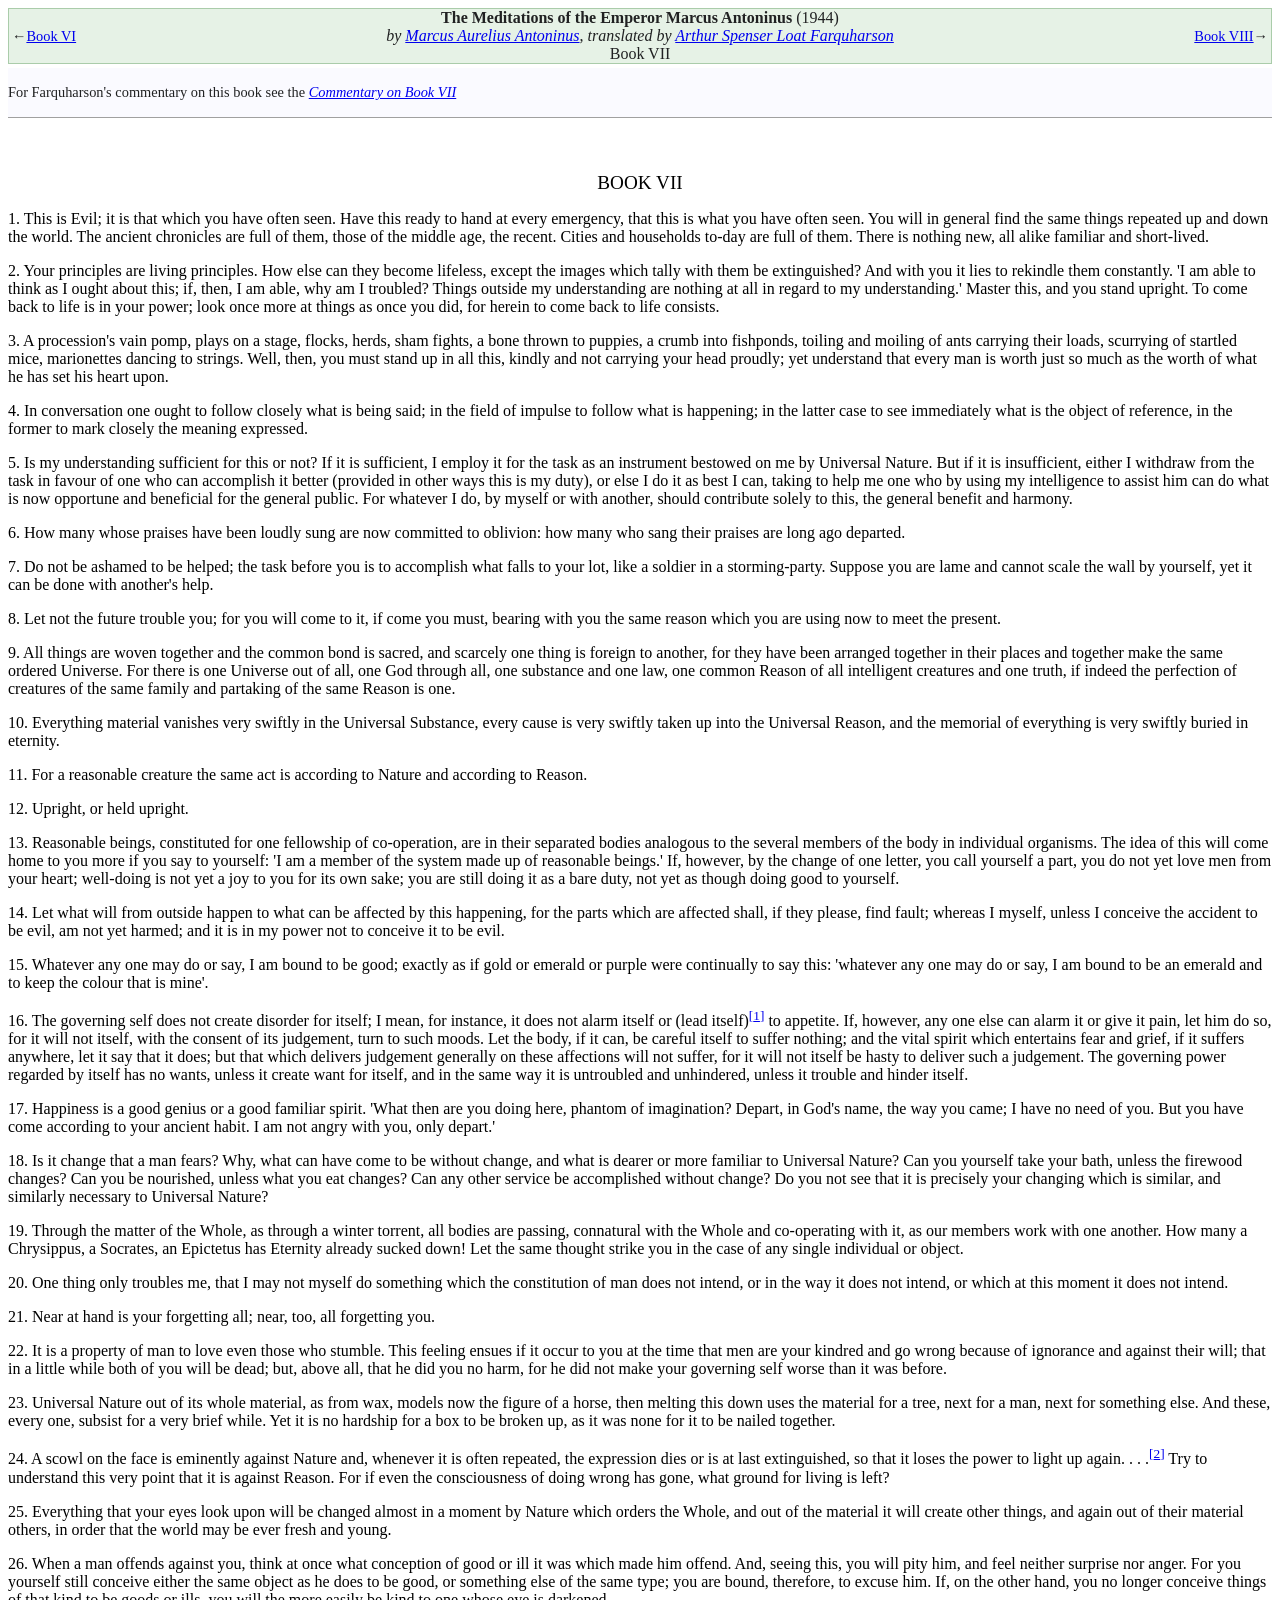
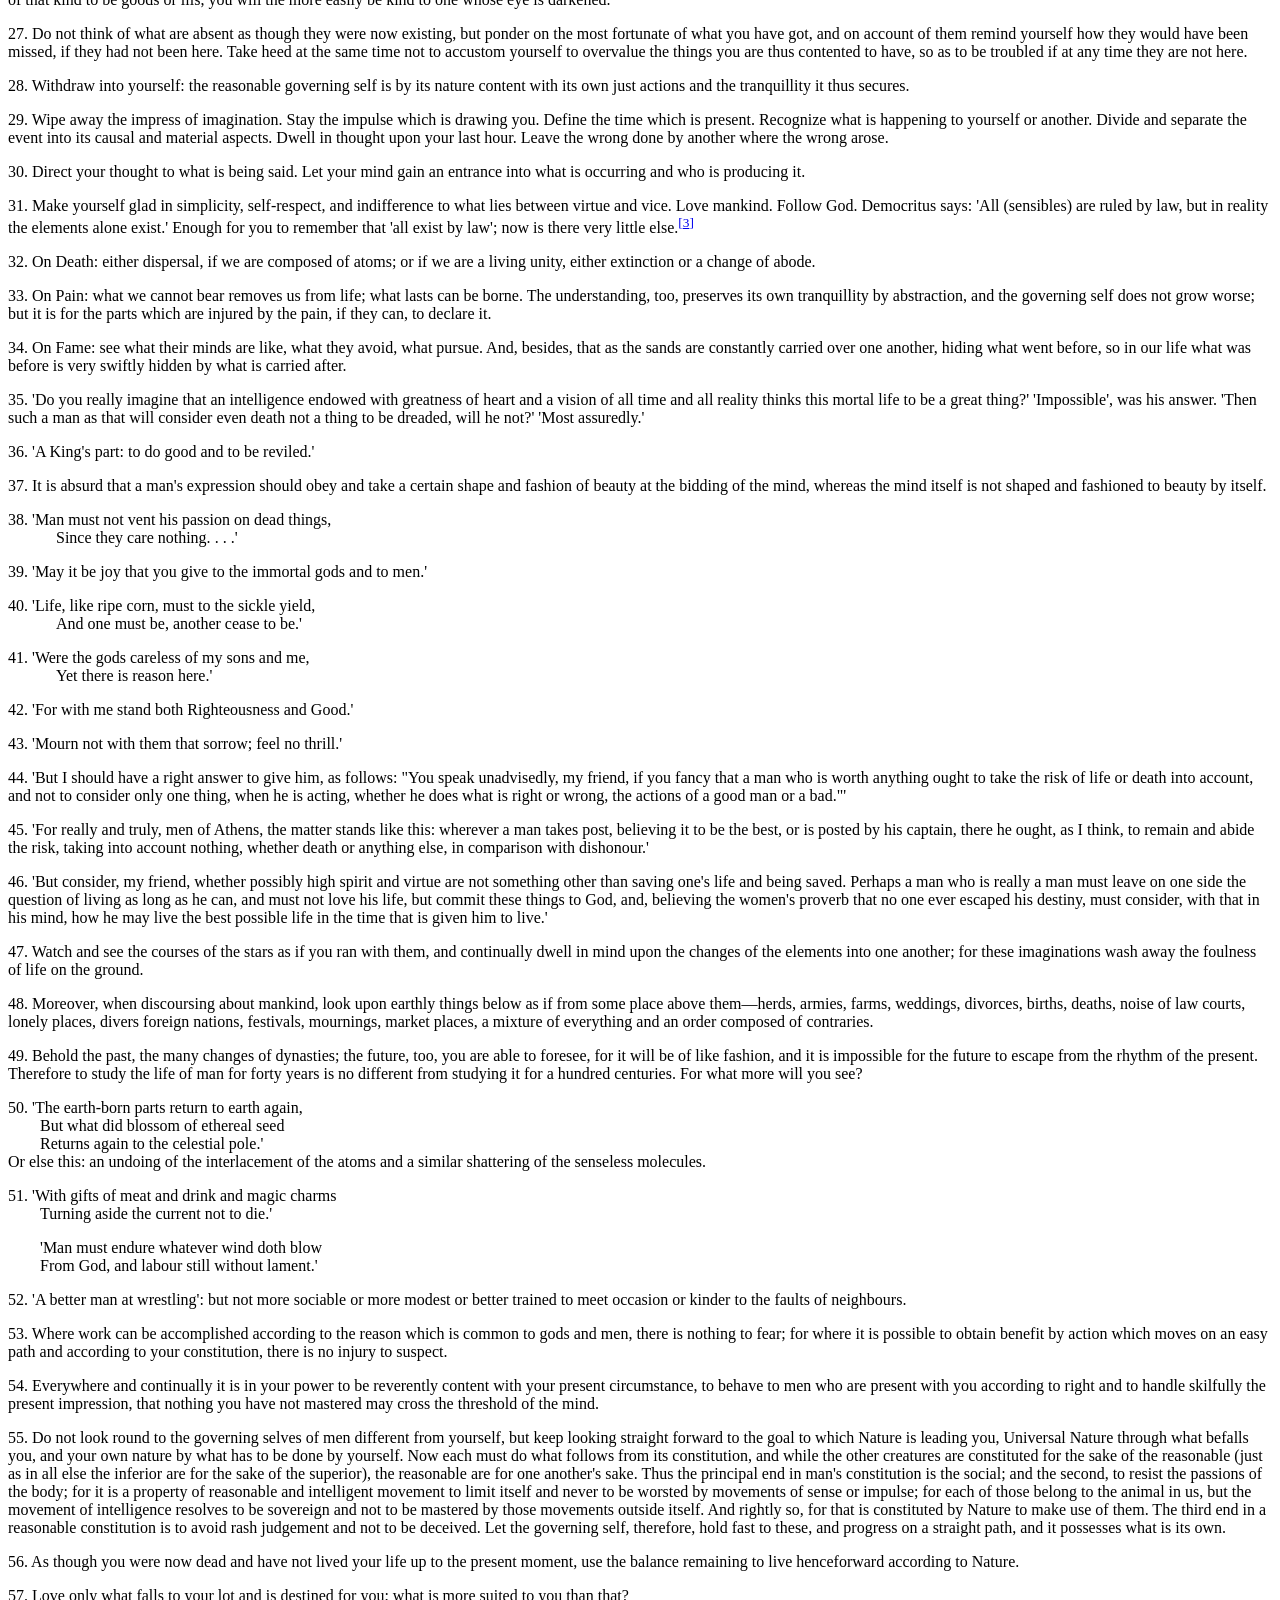
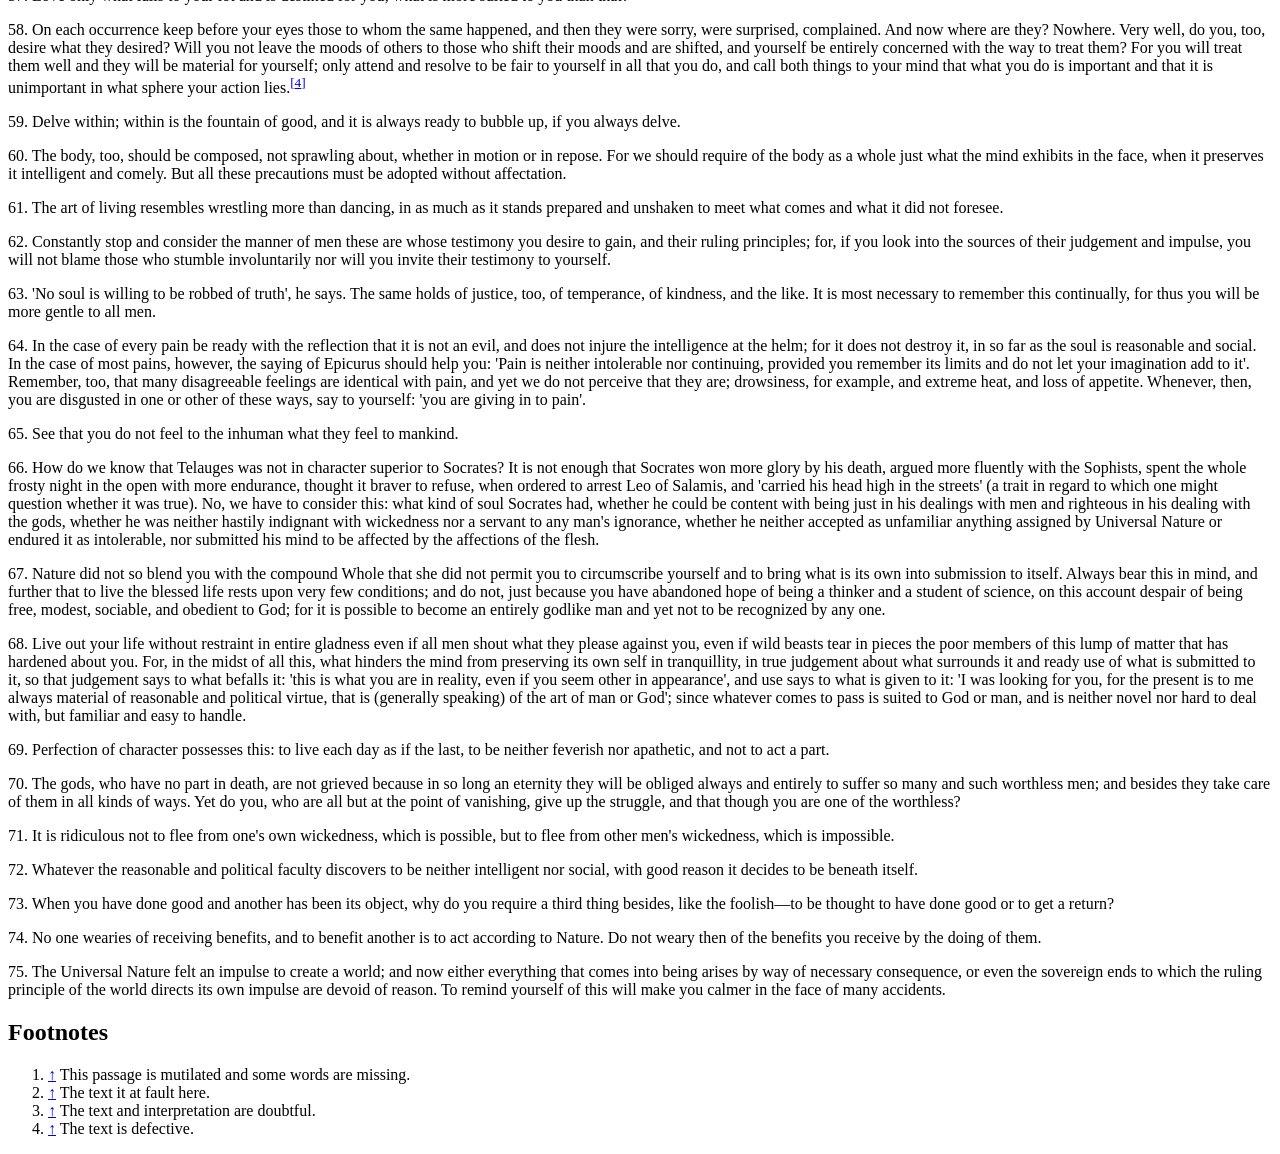
<file: raw/farquharson_book_7.html>
<!DOCTYPE html>
<html prefix="dc: http://purl.org/dc/terms/ mw: http://mediawiki.org/rdf/" about="//en.wikisource.org/wiki/Special:Redirect/revision/16135918"><head prefix="mwr: //en.wikisource.org/wiki/Special:Redirect/"><meta charset="utf-8"/><link rel="dc:replaces" resource="mwr:revision/9063634"/><meta property="mw:revisionSHA1" content="sise55mx14w19ygxbhadij7bal0soo6"/><meta property="dc:modified" content="2026-07-17T06:53:53Z"/><meta property="mw:pageNamespace" content="0"/><meta property="mw:pageId" content="2650473"/><meta property="mw:htmlVersion" content="2.8.0"/><meta property="mw:html:version" content="2.8.0"/><base href="//en.wikisource.org/wiki/"/><link rel="dc:isVersionOf" href="//en.wikisource.org/wiki/The_Meditations_of_the_Emperor_Marcus_Antoninus/Book_7"/><title>The Meditations of the Emperor Marcus Antoninus/Book 7</title><meta property="mw:jsConfigVars" content='{"wgParsoidHtmlVersion":"2.8.0"}'/><meta property="mw:generalModules" content="ext.cite.ux-enhancements"/><meta property="mw:moduleStyles" content="ext.cite.parsoid.styles|ext.cite.styles|mediawiki.skinning.content.parsoid"/><link rel="stylesheet" href="/w/load.php?lang=en&amp;modules=ext.cite.parsoid.styles%7Cext.cite.styles%7Cmediawiki.skinning.content.parsoid%7Cmediawiki.skinning.interface%7Csite.styles&amp;only=styles&amp;skin=vector"/><meta http-equiv="content-language" content="en"/><meta http-equiv="vary" content="Accept"/><meta http-equiv="x-mediawiki-render-id" content="f18c3c04-baa7-11f1-b0e3-41fcb6cb0de8"/></head><body class="mw-content-ltr sitedir-ltr ltr mw-body-content mediawiki mw-parser-output parsoid-body" lang="en" dir="ltr" data-mw-parsoid-version="0.24.0.0-alpha24" data-mw-html-version="2.8.0"><section data-mw-section-id="0" id="mwAQ"><div class="ws-noexport" about="#mwt1" typeof="mw:Transclusion" data-mw='{"parts":[{"template":{"target":{"wt":"header\n ","href":"./Template:Header"},"params":{"title":{"wt":"The Meditations of the Emperor Marcus Antoninus"},"author":{"wt":"Marcus Aurelius Antoninus"},"translator":{"wt":"Arthur Spenser Loat Farquharson"},"section":{"wt":"Book VII"},"previous":{"wt":"[[../Book 6|Book VI]]"},"next":{"wt":"[[../Book 8|Book VIII]]"},"year":{"wt":"1944"},"notes":{"wt":"For Farquharson&apos;s commentary on this book see the &apos;&apos;[[../Commentary on Book 7|Commentary on Book VII]]&apos;&apos;"},"wikipedia":{"wt":""},"categories":{"wt":""}},"i":0}}]}' id="mwAg"><span class="mw-empty-elt"><style data-mw-deduplicate="TemplateStyles:r15431460" typeof="mw:Extension/templatestyles" about="#mwt2" data-mw='{"name":"templatestyles","attrs":{"src":"Header/styles.css"},"body":{"extsrc":""}}'>.mw-parser-output .wst-header .wst-header-mainblock{border:1px solid var(--border-color-success,#ACA);background-color:var(--background-color-success-subtle,#E6F2E6);color:var(--color-base,#202122)}.mw-parser-output .wst-header .wst-header-notes{border-bottom:1px solid var(--border-color-notice,#A0A0A0);background-color:var(--background-color-neutral,#FAFAFF);color:var(--color-base,#202122)}.mw-parser-output .wst-header .contributor-text{font-style:italic}.mw-parser-output .wst-header #header-title-text,.mw-parser-output .wst-header .wst-header-title-text{font-weight:bold}.mw-parser-output .wst-header #ws-data{display:none}.mw-parser-output .wst-header #ws-data.ws-data-show{display:block}</style></span></div><span class="mw-empty-elt" about="#mwt1"><style data-mw-deduplicate="TemplateStyles:r15675465" typeof="mw:Extension/templatestyles" about="#mwt3" data-mw='{"name":"templatestyles","attrs":{"src":"Header structure/styles.css"},"body":{"extsrc":""}}'>.mw-parser-output .wst-header-mainblock{margin:4px auto 4px auto;padding:0 3px;display:flex;align-items:center}.mw-parser-output .wst-header-back,.mw-parser-output .wst-header-forward{display:flex;flex:1 4 100%;min-width:min-content;align-items:center;font-size:.9em}.mw-parser-output .wst-header-nav-empty{visibility:hidden}.mw-parser-output .wst-header-back{justify-content:flex-start;text-align:left}.mw-parser-output .wst-header-central-cell{flex:4 1 100%;max-width:max-content;text-align:center}.mw-parser-output .wst-header-forward{justify-content:flex-end;text-align:right}@media(max-width:768px){.mw-parser-output .wst-header-mainblock{flex-wrap:wrap}.mw-parser-output .wst-header-central-cell{flex:0 0 100%;order:-2;width:auto}.mw-parser-output .wst-header-back,.mw-parser-output .wst-header-forward{width:auto}}.mw-parser-output .wst-header-notes{display:inline-block;border-collapse:collapse;border-spacing:0;empty-cells:hide;font-size:.9em;line-height:1.4;margin:0 auto 4px auto;width:100%}.mw-parser-output .wst-header-left{float:left}</style></span><div class="ws-header wst-header-structure wst-unknown wst-header ws-header ws-noexport noprint dynlayout-exempt " about="#mwt1" id="mwAw"><div class="wst-header-mainblock wst-unknown-mainblock headertemplate"><div class="wst-header-back searchaux wst-unknown-back"><div class="wst-header-back-arrow">←</div><div class="wst-header-back-link"><a rel="mw:WikiLink" href="./The_Meditations_of_the_Emperor_Marcus_Antoninus/Book_6" title="The Meditations of the Emperor Marcus Antoninus/Book 6">Book VI</a></div></div><div class="wst-header-central-cell wst-unknown-central-cell"><span class="wst-header-title wst-unknown-title"><span class="wst-header-title-text">The Meditations of the Emperor Marcus Antoninus</span> (<span class="wst-header-year-text">1944</span>)<br class="wst-header-title-break"/><span class="contributor-text">by<span typeof="mw:Entity"> </span><span class="fn"><a rel="mw:WikiLink" href="./Author:Marcus_Aurelius_Antoninus" title="Author:Marcus Aurelius Antoninus">Marcus Aurelius Antoninus</a></span></span>, <span class="contributor-text">translated by<span typeof="mw:Entity"> </span><span class="fn"><a rel="mw:WikiLink" href="./Author:Arthur_Spenser_Loat_Farquharson" title="Author:Arthur Spenser Loat Farquharson">Arthur Spenser Loat Farquharson</a></span></span><div class="header-section-text">Book VII</div></span></div><div class="wst-header-forward searchaux wst-unknown-forward"><div class="wst-header-forward-link"><a rel="mw:WikiLink" href="./The_Meditations_of_the_Emperor_Marcus_Antoninus/Book_8" title="The Meditations of the Emperor Marcus Antoninus/Book 8">Book VIII</a></div><div class="wst-header-forward-arrow">→</div></div></div><div class="wst-header-notes header_notes searchaux wst-unknown-notes"><div class="wst-header-content header_notes_content wst-header-notes-content wst-unknown-notes-content">
<p>For Farquharson's commentary on this book see the <i><a rel="mw:WikiLink" href="./The_Meditations_of_the_Emperor_Marcus_Antoninus/Commentary_on_Book_7" title="The Meditations of the Emperor Marcus Antoninus/Commentary on Book 7">Commentary on Book VII</a></i></p>
</div></div><div class="ws-noexport" id="ws-data" style="speak:none"><span id="ws-author">Marcus Aurelius Antoninus</span><span id="ws-article-id">2650473</span><span id="ws-title">The Meditations of the Emperor Marcus Antoninus — Book VII</span><span id="ws-year">1944</span><span id="ws-translator">Arthur Spenser Loat Farquharson</span></div><span class="mw-empty-elt"><link rel="mw:PageProp/Category" href="./Category:Subpages"/><link rel="mw:PageProp/Category" href="./Category:Pages_with_translator"/><link rel="mw:PageProp/Category" href="./Category:Headers_applying_DefaultSort_key"/></span></div>
<p id="mwBA"><span style="display:none" id="dynamic_layout_overrider" about="#mwt4" typeof="mw:Transclusion" data-mw='{"parts":[{"template":{"target":{"wt":"default layout","href":"./Template:Default_layout"},"params":{"1":{"wt":"Layout 2"}},"i":0}}]}'>Layout 2</span></p>

<div class="prp-pages-output" lang="en" typeof="mw:Extension/pages" about="#mwt60" data-mw='{"name":"pages","attrs":{"index":"Meditations of the Emperor Marcus Antoninus - Volume 1 - Farquharson 1944.pdf","include":"213,215,217,219,221,223,225,227,229,231,233,235,237,239","fromsection":"book7","tosection":"book7"}}' id="mwBQ"><p id="mwBg"><span id="mwBw"><span class="pagenum ws-pagenum" id="121" data-page-number="121" data-page-name="Page:Meditations of the Emperor Marcus Antoninus - Volume 1 - Farquharson 1944.pdf/213" data-page-index="213" data-page-quality="3" title="Page:Meditations_of_the_Emperor_Marcus_Antoninus_-_Volume_1_-_Farquharson_1944.pdf/213" about="#mwt5" typeof="mw:Transclusion" data-mw='{"parts":[{"template":{"target":{"wt":":MediaWiki:Proofreadpage_pagenum_template","href":"./MediaWiki:Proofreadpage_pagenum_template"},"params":{"page":{"wt":"Page:Meditations of the Emperor Marcus Antoninus - Volume 1 - Farquharson 1944.pdf/213"},"num":{"wt":"121"},"formatted":{"wt":"121"},"quality":{"wt":"3"}},"i":0}}]}'><span id="pageindex_213" class="pagenum-inner ws-noexport"><span typeof="mw:Entity" id="mwCA">​</span></span></span></span></p><span class="mw-empty-elt" about="#mwt6" typeof="mw:Transclusion" data-mw='{"parts":[{"template":{"target":{"wt":"#lst:Page:Meditations of the Emperor Marcus Antoninus - Volume 1 - Farquharson 1944.pdf/213","function":"lst"},"params":{"1":{"wt":"book7"},"2":{"wt":""}},"i":0}},"&lt;pageseparator />&lt;span>",{"template":{"target":{"wt":":MediaWiki:Proofreadpage_pagenum_template","href":"./MediaWiki:Proofreadpage_pagenum_template"},"params":{"page":{"wt":"Page:Meditations of the Emperor Marcus Antoninus - Volume 1 - Farquharson 1944.pdf/215"},"num":{"wt":"123"},"formatted":{"wt":"123"},"quality":{"wt":"3"}},"i":1}},"&lt;/span>",{"template":{"target":{"wt":":Page:Meditations of the Emperor Marcus Antoninus - Volume 1 - Farquharson 1944.pdf/215","href":"./Page:Meditations_of_the_Emperor_Marcus_Antoninus_-_Volume_1_-_Farquharson_1944.pdf/215"},"params":{},"i":2}},"&lt;pageseparator />&lt;span>",{"template":{"target":{"wt":":MediaWiki:Proofreadpage_pagenum_template","href":"./MediaWiki:Proofreadpage_pagenum_template"},"params":{"page":{"wt":"Page:Meditations of the Emperor Marcus Antoninus - Volume 1 - Farquharson 1944.pdf/217"},"num":{"wt":"125"},"formatted":{"wt":"125"},"quality":{"wt":"3"}},"i":3}},"&lt;/span>",{"template":{"target":{"wt":":Page:Meditations of the Emperor Marcus Antoninus - Volume 1 - Farquharson 1944.pdf/217","href":"./Page:Meditations_of_the_Emperor_Marcus_Antoninus_-_Volume_1_-_Farquharson_1944.pdf/217"},"params":{},"i":4}},"&lt;pageseparator />&lt;span>",{"template":{"target":{"wt":":MediaWiki:Proofreadpage_pagenum_template","href":"./MediaWiki:Proofreadpage_pagenum_template"},"params":{"page":{"wt":"Page:Meditations of the Emperor Marcus Antoninus - Volume 1 - Farquharson 1944.pdf/219"},"num":{"wt":"127"},"formatted":{"wt":"127"},"quality":{"wt":"3"}},"i":5}},"&lt;/span>",{"template":{"target":{"wt":":Page:Meditations of the Emperor Marcus Antoninus - Volume 1 - Farquharson 1944.pdf/219","href":"./Page:Meditations_of_the_Emperor_Marcus_Antoninus_-_Volume_1_-_Farquharson_1944.pdf/219"},"params":{},"i":6}}]}' id="mwCQ"><style data-mw-deduplicate="TemplateStyles:r15620827" typeof="mw:Extension/templatestyles" about="#mwt7" data-mw='{"name":"templatestyles","attrs":{"src":"center/styles.css"}}' id="mwCg">.mw-parser-output .wst-center{text-align:center;margin:0 auto}.mw-parser-output .wst-center.wst-center-nomargin>p{margin-top:0;margin-bottom:0}</style></span><div class="wst-center tiInherit  " about="#mwt6" id="mwCw">
<p id="mwDA"><span style="font-size:120%;" id="mwDQ">BOOK VII</span></p>
</div><span about="#mwt6" id="mwDg">

</span><p about="#mwt6" id="mwDw">1. This is Evil; it is that which you have often seen. Have this ready to hand at every emergency, that this is what you have often seen. You will in general find the same things repeated up and down the world. The ancient chronicles are full of them, those of the middle age, the recent. Cities and households to-day are full of them. There is nothing new, all alike familiar and short-lived. </p><span about="#mwt6" id="mwEA">

</span><p about="#mwt6" id="mwEQ">2. Your principles are living principles. How else can they become lifeless, except the images which tally with them be extinguished? And with you it lies to rekindle them constantly. 'I am able to think as I ought about this; if, then, I am able, why am I troubled? Things outside my understanding are nothing at all in regard to my understanding.' Master this, and you stand upright. To come back to life is in your power; look once more at things as once you did, for herein to come back to life consists. </p><span about="#mwt6" id="mwEg">

</span><p about="#mwt6" id="mwEw">3. A procession's vain pomp, plays on a stage, flocks, herds, sham fights, a bone thrown to puppies, a crumb into fishponds, toiling and moiling of ants carrying their <span id="mwFA"><span class="pagenum ws-pagenum" id="123" data-page-number="123" data-page-name="Page:Meditations of the Emperor Marcus Antoninus - Volume 1 - Farquharson 1944.pdf/215" data-page-index="215" data-page-quality="3" title="Page:Meditations_of_the_Emperor_Marcus_Antoninus_-_Volume_1_-_Farquharson_1944.pdf/215"><span id="pageindex_215" class="pagenum-inner ws-noexport"><span typeof="mw:Entity" id="mwFQ">​</span></span></span></span>loads, scurrying of startled mice, marionettes dancing to strings. Well, then, you must stand up in all this, kindly and not carrying your head proudly; yet understand that every man is worth just so much as the worth of what he has set his heart upon. </p><span about="#mwt6" id="mwFg">

</span><p about="#mwt6" id="mwFw">4. In conversation one ought to follow closely what is being said; in the field of impulse to follow what is happening; in the latter case to see immediately what is the object of reference, in the former to mark closely the meaning expressed. </p><span about="#mwt6" id="mwGA">

</span><p about="#mwt6" id="mwGQ">5. Is my understanding sufficient for this or not? If it is sufficient, I employ it for the task as an instrument bestowed on me by Universal Nature. But if it is insufficient, either I withdraw from the task in favour of one who can accomplish it better (provided in other ways this is my duty), or else I do it as best I can, taking to help me one who by using my intelligence to assist him can do what is now opportune and beneficial for the general public. For whatever I do, by myself or with another, should contribute solely to this, the general benefit and harmony. </p><span about="#mwt6" id="mwGg">

</span><p about="#mwt6" id="mwGw">6. How many whose praises have been loudly sung are now committed to oblivion: how many who sang their praises are long ago departed. </p><span about="#mwt6" id="mwHA">

</span><p about="#mwt6" id="mwHQ">7. Do not be ashamed to be helped; the task before you is to accomplish what falls to your lot, like a soldier in a storming-party. Suppose you are lame and cannot scale the wall by yourself, yet it can be done with another's help. </p><span about="#mwt6" id="mwHg">

</span><p about="#mwt6" id="mwHw">8. Let not the future trouble you; for you will come to it, if come you must, bearing with you the same reason which you are using now to meet the present. </p><span about="#mwt6" id="mwIA">

</span><p about="#mwt6" id="mwIQ">9. All things are woven together and the common bond is sacred, and scarcely one thing is foreign to another, for they have been arranged together in their places and together make the same ordered Universe. For there is one Universe out of all, one God through all, one <span id="mwIg"><span class="pagenum ws-pagenum" id="125" data-page-number="125" data-page-name="Page:Meditations of the Emperor Marcus Antoninus - Volume 1 - Farquharson 1944.pdf/217" data-page-index="217" data-page-quality="3" title="Page:Meditations_of_the_Emperor_Marcus_Antoninus_-_Volume_1_-_Farquharson_1944.pdf/217"><span id="pageindex_217" class="pagenum-inner ws-noexport"><span typeof="mw:Entity" id="mwIw">​</span></span></span></span>substance and one law, one common Reason of all intelligent creatures and one truth, if indeed the perfection of creatures of the same family and partaking of the same Reason is one. </p><span about="#mwt6" id="mwJA">

</span><p about="#mwt6" id="mwJQ">10. Everything material vanishes very swiftly in the Universal Substance, every cause is very swiftly taken up into the Universal Reason, and the memorial of everything is very swiftly buried in eternity. </p><span about="#mwt6" id="mwJg">

</span><p about="#mwt6" id="mwJw">11. For a reasonable creature the same act is according to Nature and according to Reason. </p><span about="#mwt6" id="mwKA">

</span><p about="#mwt6" id="mwKQ">12. Upright, or held upright. </p><span about="#mwt6" id="mwKg">

</span><p about="#mwt6" id="mwKw">13. Reasonable beings, constituted for one fellowship of co-operation, are in their separated bodies analogous to the several members of the body in individual organisms. The idea of this will come home to you more if you say to yourself: 'I am a member of the system made up of reasonable beings.' If, however, by the change of one letter, you call yourself a part, you do not yet love men from your heart; well-doing is not yet a joy to you for its own sake; you are still doing it as a bare duty, not yet as though doing good to yourself. </p><span about="#mwt6" id="mwLA">

</span><p about="#mwt6" id="mwLQ">14. Let what will from outside happen to what can be affected by this happening, for the parts which are affected shall, if they please, find fault; whereas I myself, unless I conceive the accident to be evil, am not yet harmed; and it is in my power not to conceive it to be evil. </p><span about="#mwt6" id="mwLg">

</span><p about="#mwt6" id="mwLw">15. Whatever any one may do or say, I am bound to be good; exactly as if gold or emerald or purple were continually to say this: 'whatever any one may do or say, I am bound to be an emerald and to keep the colour that is mine'. </p><span about="#mwt6" id="mwMA">

</span><p about="#mwt6" id="mwMQ">16. The governing self does not create disorder for itself; I mean, for instance, it does not alarm itself or (lead itself)<sup about="#mwt12" class="mw-ref reference" id="cite_ref-1" rel="dc:references" typeof="mw:Extension/ref" data-mw='{"name":"ref","attrs":{},"body":{"id":"mw-reference-text-cite_note-1"}}'><a href="./The_Meditations_of_the_Emperor_Marcus_Antoninus/Book_7#cite_note-1" id="mwMg"><span class="mw-reflink-text" id="mwMw"><span class="cite-bracket" id="mwNA">[</span>1<span class="cite-bracket" id="mwNQ">]</span></span></a></sup> to appetite. If, however, any one else can alarm it or give it pain, let him do so, for it will not itself, with the consent of its judgement, turn to such moods. Let the body, if it can, be careful itself to suffer nothing; and the vital spirit which entertains fear and grief, if it suffers anywhere, let it say that it does; but that which <span id="mwNg"><span class="pagenum ws-pagenum" id="127" data-page-number="127" data-page-name="Page:Meditations of the Emperor Marcus Antoninus - Volume 1 - Farquharson 1944.pdf/219" data-page-index="219" data-page-quality="3" title="Page:Meditations_of_the_Emperor_Marcus_Antoninus_-_Volume_1_-_Farquharson_1944.pdf/219"><span id="pageindex_219" class="pagenum-inner ws-noexport"><span typeof="mw:Entity" id="mwNw">​</span></span></span></span>delivers judgement generally on these affections will not suffer, for it will not itself be hasty to deliver such a judgement. The governing power regarded by itself has no wants, unless it create want for itself, and in the same way it is untroubled and unhindered, unless it trouble and hinder itself. </p><span about="#mwt6" id="mwOA">

</span><p about="#mwt6" id="mwOQ">17. Happiness is a good genius or a good familiar spirit. 'What then are you doing here, phantom of imagination? Depart, in God's name, the way you came; I have no need of you. But you have come according to your ancient habit. I am not angry with you, only depart.' </p><span about="#mwt6" id="mwOg">

</span><p about="#mwt6" id="mwOw">18. Is it change that a man fears? Why, what can have come to be without change, and what is dearer or more familiar to Universal Nature? Can you yourself take your bath, unless the firewood changes? Can you be nourished, unless what you eat changes? Can any other service be accomplished without change? Do you not see that it is precisely your changing which is similar, and similarly necessary to Universal Nature? </p><span about="#mwt6" id="mwPA">

</span><p about="#mwt6" id="mwPQ">19. Through the matter of the Whole, as through a winter torrent, all bodies are passing, connatural with the Whole and co-operating with it, as our members work with one another. How many a Chrysippus, a Socrates, an Epictetus has Eternity already sucked down! Let the same thought strike you in the case of any single individual or object. </p><span about="#mwt6" id="mwPg">

</span><p about="#mwt6" id="mwPw">20. One thing only troubles me, that I may not myself do something which the constitution of man does not intend, or in the way it does not intend, or which at this moment it does not intend. </p><span about="#mwt6" id="mwQA">
</span><div class="__nop wst-nop" about="#mwt6" id="mwQQ"></div><p about="#mwt17" typeof="mw:Transclusion" data-mw='{"parts":["&lt;pageseparator />&lt;span>",{"template":{"target":{"wt":":MediaWiki:Proofreadpage_pagenum_template","href":"./MediaWiki:Proofreadpage_pagenum_template"},"params":{"page":{"wt":"Page:Meditations of the Emperor Marcus Antoninus - Volume 1 - Farquharson 1944.pdf/221"},"num":{"wt":"129"},"formatted":{"wt":"129"},"quality":{"wt":"3"}},"i":0}},"&lt;/span>",{"template":{"target":{"wt":":Page:Meditations of the Emperor Marcus Antoninus - Volume 1 - Farquharson 1944.pdf/221","href":"./Page:Meditations_of_the_Emperor_Marcus_Antoninus_-_Volume_1_-_Farquharson_1944.pdf/221"},"params":{},"i":1}}]}' id="mwQg"> <span id="mwQw"><span class="pagenum ws-pagenum" id="129" data-page-number="129" data-page-name="Page:Meditations of the Emperor Marcus Antoninus - Volume 1 - Farquharson 1944.pdf/221" data-page-index="221" data-page-quality="3" title="Page:Meditations_of_the_Emperor_Marcus_Antoninus_-_Volume_1_-_Farquharson_1944.pdf/221"><span id="pageindex_221" class="pagenum-inner ws-noexport"><span typeof="mw:Entity" id="mwRA">​</span></span></span></span>21. Near at hand is your forgetting all; near, too, all forgetting you. </p><span about="#mwt17" id="mwRQ">

</span><p about="#mwt17" id="mwRg">22. It is a property of man to love even those who stumble. This feeling ensues if it occur to you at the time that men are your kindred and go wrong because of ignorance and against their will; that in a little while both of you will be dead; but, above all, that he did you no harm, for he did not make your governing self worse than it was before. </p><span about="#mwt17" id="mwRw">

</span><p about="#mwt17" id="mwSA">23. Universal Nature out of its whole material, as from wax, models now the figure of a horse, then melting this down uses the material for a tree, next for a man, next for something else. And these, every one, subsist for a very brief while. Yet it is no hardship for a box to be broken up, as it was none for it to be nailed together. </p><span about="#mwt17" id="mwSQ">

</span><p about="#mwt17" id="mwSg">24. A scowl on the face is eminently against Nature and, whenever it is often repeated, the expression dies or is at last extinguished, so that it loses the power to light up again. <style data-mw-deduplicate="TemplateStyles:r15431489" typeof="mw:Extension/templatestyles" about="#mwt18" data-mw='{"name":"templatestyles","attrs":{"src":"nowrap/core.css"}}' id="mwSw">.mw-parser-output .nowrap,.mw-parser-output .nowrap a:before,.mw-parser-output .nowrap .selflink:before{white-space:nowrap}</style><link rel="mw-deduplicated-inline-style" href="mw-data:TemplateStyles:r15431489" about="#mwt19" typeof="mw:Extension/templatestyles" data-mw='{"name":"templatestyles","attrs":{"src":"nowrap/core.css"}}' id="mwTA"/><span class="nowrap" id="mwTQ">.<span typeof="mw:Entity" id="mwTg"> </span>.<span typeof="mw:Entity" id="mwTw"> </span>.</span><sup about="#mwt20" class="mw-ref reference" id="cite_ref-2" rel="dc:references" typeof="mw:Extension/ref" data-mw='{"name":"ref","attrs":{},"body":{"id":"mw-reference-text-cite_note-2"}}'><a href="./The_Meditations_of_the_Emperor_Marcus_Antoninus/Book_7#cite_note-2" id="mwUA"><span class="mw-reflink-text" id="mwUQ"><span class="cite-bracket" id="mwUg">[</span>2<span class="cite-bracket" id="mwUw">]</span></span></a></sup> Try to understand this very point that it is against Reason. For if even the consciousness of doing wrong has gone, what ground for living is left? </p><span about="#mwt17" id="mwVA">

</span><p about="#mwt17" id="mwVQ">25. Everything that your eyes look upon will be changed almost in a moment by Nature which orders the Whole, and out of the material it will create other things, and again out of their material others, in order that the world may be ever fresh and young. </p><span about="#mwt17" id="mwVg">

</span><p about="#mwt17" id="mwVw">26. When a man offends against you, think at once what conception of good or ill it was which made him offend. And, seeing this, you will pity him, and feel neither surprise nor anger. For you yourself still conceive either the same object as he does to be good, or something else of the same type; you are bound, therefore, to excuse him. If, on the other hand, you no longer conceive things of that kind to be goods or ills, you will the more easily be kind to one whose eye is darkened.</p><span about="#mwt17" id="mwWA">
</span><div class="__nop wst-nop" about="#mwt17" id="mwWQ"></div><p about="#mwt23" typeof="mw:Transclusion" data-mw='{"parts":["&lt;pageseparator />&lt;span>",{"template":{"target":{"wt":":MediaWiki:Proofreadpage_pagenum_template","href":"./MediaWiki:Proofreadpage_pagenum_template"},"params":{"page":{"wt":"Page:Meditations of the Emperor Marcus Antoninus - Volume 1 - Farquharson 1944.pdf/223"},"num":{"wt":"131"},"formatted":{"wt":"131"},"quality":{"wt":"3"}},"i":0}},"&lt;/span>",{"template":{"target":{"wt":":Page:Meditations of the Emperor Marcus Antoninus - Volume 1 - Farquharson 1944.pdf/223","href":"./Page:Meditations_of_the_Emperor_Marcus_Antoninus_-_Volume_1_-_Farquharson_1944.pdf/223"},"params":{},"i":1}}]}' id="mwWg"> <span id="mwWw"><span class="pagenum ws-pagenum" id="131" data-page-number="131" data-page-name="Page:Meditations of the Emperor Marcus Antoninus - Volume 1 - Farquharson 1944.pdf/223" data-page-index="223" data-page-quality="3" title="Page:Meditations_of_the_Emperor_Marcus_Antoninus_-_Volume_1_-_Farquharson_1944.pdf/223"><span id="pageindex_223" class="pagenum-inner ws-noexport"><span typeof="mw:Entity" id="mwXA">​</span></span></span></span>27. Do not think of what are absent as though they were now existing, but ponder on the most fortunate of what you have got, and on account of them remind yourself how they would have been missed, if they had not been here. Take heed at the same time not to accustom yourself to overvalue the things you are thus contented to have, so as to be troubled if at any time they are not here. </p><span about="#mwt23" id="mwXQ">

</span><p about="#mwt23" id="mwXg">28. Withdraw into yourself: the reasonable governing self is by its nature content with its own just actions and the tranquillity it thus secures. </p><span about="#mwt23" id="mwXw">

</span><p about="#mwt23" id="mwYA">29. Wipe away the impress of imagination. Stay the impulse which is drawing you. Define the time which is present. Recognize what is happening to yourself or another. Divide and separate the event into its causal and material aspects. Dwell in thought upon your last hour. Leave the wrong done by another where the wrong arose. </p><span about="#mwt23" id="mwYQ">

</span><p about="#mwt23" id="mwYg">30. Direct your thought to what is being said. Let your mind gain an entrance into what is occurring and who is producing it. </p><span about="#mwt23" id="mwYw">

</span><p about="#mwt23" id="mwZA">31. Make yourself glad in simplicity, self-respect, and indifference to what lies between virtue and vice. Love mankind. Follow God. Democritus says: 'All (sensibles) are ruled by law, but in reality the elements alone exist.' Enough for you to remember that 'all exist by law'; now is there very little else.<sup about="#mwt24" class="mw-ref reference" id="cite_ref-3" rel="dc:references" typeof="mw:Extension/ref" data-mw='{"name":"ref","attrs":{},"body":{"id":"mw-reference-text-cite_note-3"}}'><a href="./The_Meditations_of_the_Emperor_Marcus_Antoninus/Book_7#cite_note-3" id="mwZQ"><span class="mw-reflink-text" id="mwZg"><span class="cite-bracket" id="mwZw">[</span>3<span class="cite-bracket" id="mwaA">]</span></span></a></sup></p><span about="#mwt23" id="mwaQ"> 

</span><p about="#mwt23" id="mwag">32. On Death: either dispersal, if we are composed of atoms; or if we are a living unity, either extinction or a change of abode. </p><span about="#mwt23" id="mwaw">

</span><p about="#mwt23" id="mwbA">33. On Pain: what we cannot bear removes us from life; what lasts can be borne. The understanding, too, preserves its own tranquillity by abstraction, and the governing self does not grow worse; but it is for the parts which are injured by the pain, if they can, to declare it. </p><span about="#mwt23" id="mwbQ">
</span><div class="__nop wst-nop" about="#mwt23" id="mwbg"></div><p about="#mwt27" typeof="mw:Transclusion" data-mw='{"parts":["&lt;pageseparator />&lt;span>",{"template":{"target":{"wt":":MediaWiki:Proofreadpage_pagenum_template","href":"./MediaWiki:Proofreadpage_pagenum_template"},"params":{"page":{"wt":"Page:Meditations of the Emperor Marcus Antoninus - Volume 1 - Farquharson 1944.pdf/225"},"num":{"wt":"133"},"formatted":{"wt":"133"},"quality":{"wt":"3"}},"i":0}},"&lt;/span>",{"template":{"target":{"wt":":Page:Meditations of the Emperor Marcus Antoninus - Volume 1 - Farquharson 1944.pdf/225","href":"./Page:Meditations_of_the_Emperor_Marcus_Antoninus_-_Volume_1_-_Farquharson_1944.pdf/225"},"params":{},"i":1}}]}' id="mwbw"> <span id="mwcA"><span class="pagenum ws-pagenum" id="133" data-page-number="133" data-page-name="Page:Meditations of the Emperor Marcus Antoninus - Volume 1 - Farquharson 1944.pdf/225" data-page-index="225" data-page-quality="3" title="Page:Meditations_of_the_Emperor_Marcus_Antoninus_-_Volume_1_-_Farquharson_1944.pdf/225"><span id="pageindex_225" class="pagenum-inner ws-noexport"><span typeof="mw:Entity" id="mwcQ">​</span></span></span></span>34. On Fame: see what their minds are like, what they avoid, what pursue. And, besides, that as the sands are constantly carried over one another, hiding what went before, so in our life what was before is very swiftly hidden by what is carried after. </p><span about="#mwt27" id="mwcg">

</span><p about="#mwt27" id="mwcw">35. 'Do you really imagine that an intelligence endowed with greatness of heart and a vision of all time and all reality thinks this mortal life to be a great thing?' 'Impossible', was his answer. 'Then such a man as that will consider even death not a thing to be dreaded, will he not?' 'Most assuredly.' </p><span about="#mwt27" id="mwdA">

</span><p about="#mwt27" id="mwdQ">36. 'A King's part: to do good and to be reviled.' </p><span about="#mwt27" id="mwdg">

</span><p about="#mwt27" id="mwdw">37. It is absurd that a man's expression should obey and take a certain shape and fashion of beauty at the bidding of the mind, whereas the mind itself is not shaped and fashioned to beauty by itself. </p><span about="#mwt27" id="mweA">

</span><p about="#mwt27" id="mweQ">38. 'Man must not vent his passion on dead things, <br id="mweg"/>
<span class="wst-gap __gap " style="display:inline-block; inline-size:3em" id="mwew"></span>Since they care nothing. <link rel="mw-deduplicated-inline-style" href="mw-data:TemplateStyles:r15431489" about="#mwt28" typeof="mw:Extension/templatestyles" data-mw='{"name":"templatestyles","attrs":{"src":"nowrap/core.css"}}' id="mwfA"/><link rel="mw-deduplicated-inline-style" href="mw-data:TemplateStyles:r15431489" about="#mwt29" typeof="mw:Extension/templatestyles" data-mw='{"name":"templatestyles","attrs":{"src":"nowrap/core.css"}}' id="mwfQ"/><span class="nowrap" id="mwfg">.<span typeof="mw:Entity" id="mwfw"> </span>.<span typeof="mw:Entity" id="mwgA"> </span>.</span>' </p><span about="#mwt27" id="mwgQ">

</span><p about="#mwt27" id="mwgg">39. 'May it be joy that you give to the immortal gods and to men.' </p><span about="#mwt27" id="mwgw">

</span><p about="#mwt27" id="mwhA">40. 'Life, like ripe corn, must to the sickle yield, <br id="mwhQ"/>
<span class="wst-gap __gap " style="display:inline-block; inline-size:3em" id="mwhg"></span>And one must be, another cease to be.' </p><span about="#mwt27" id="mwhw">

</span><p about="#mwt27" id="mwiA">41. 'Were the gods careless of my sons and me, <br id="mwiQ"/>
<span class="wst-gap __gap " style="display:inline-block; inline-size:3em" id="mwig"></span>Yet there is reason here.' </p><span about="#mwt27" id="mwiw">

</span><p about="#mwt27" id="mwjA">42. 'For with me stand both Righteousness and Good.' </p><span about="#mwt27" id="mwjQ">
</span><div class="__nop wst-nop" about="#mwt27" id="mwjg"></div><p about="#mwt31" typeof="mw:Transclusion" data-mw='{"parts":["&lt;pageseparator />&lt;span>",{"template":{"target":{"wt":":MediaWiki:Proofreadpage_pagenum_template","href":"./MediaWiki:Proofreadpage_pagenum_template"},"params":{"page":{"wt":"Page:Meditations of the Emperor Marcus Antoninus - Volume 1 - Farquharson 1944.pdf/227"},"num":{"wt":"135"},"formatted":{"wt":"135"},"quality":{"wt":"3"}},"i":0}},"&lt;/span>",{"template":{"target":{"wt":":Page:Meditations of the Emperor Marcus Antoninus - Volume 1 - Farquharson 1944.pdf/227","href":"./Page:Meditations_of_the_Emperor_Marcus_Antoninus_-_Volume_1_-_Farquharson_1944.pdf/227"},"params":{},"i":1}}]}' id="mwjw"> <span id="mwkA"><span class="pagenum ws-pagenum" id="135" data-page-number="135" data-page-name="Page:Meditations of the Emperor Marcus Antoninus - Volume 1 - Farquharson 1944.pdf/227" data-page-index="227" data-page-quality="3" title="Page:Meditations_of_the_Emperor_Marcus_Antoninus_-_Volume_1_-_Farquharson_1944.pdf/227"><span id="pageindex_227" class="pagenum-inner ws-noexport"><span typeof="mw:Entity" id="mwkQ">​</span></span></span></span>43. 'Mourn not with them that sorrow; feel no thrill.' </p><span about="#mwt31" id="mwkg">

</span><p about="#mwt31" id="mwkw">44. 'But I should have a right answer to give him, as follows: "You speak unadvisedly, my friend, if you fancy that a man who is worth anything ought to take the risk of life or death into account, and not to consider only one thing, when he is acting, whether he does what is right or wrong, the actions of a good man or a bad."' </p><span about="#mwt31" id="mwlA">

</span><p about="#mwt31" id="mwlQ">45. 'For really and truly, men of Athens, the matter stands like this: wherever a man takes post, believing it to be the best, or is posted by his captain, there he ought, as I think, to remain and abide the risk, taking into account nothing, whether death or anything else, in comparison with dishonour.' </p><span about="#mwt31" id="mwlg">

</span><p about="#mwt31" id="mwlw">46. 'But consider, my friend, whether possibly high spirit and virtue are not something other than saving one's life and being saved. Perhaps a man who is really a man must leave on one side the question of living as long as he can, and must not love his life, but commit these things to God, and, believing the women's proverb that no one ever escaped his destiny, must consider, with that in his mind, how he may live the best possible life in the time that is given him to live.' </p><span about="#mwt31" id="mwmA">

</span><p about="#mwt31" id="mwmQ">47. Watch and see the courses of the stars as if you ran with them, and continually dwell in mind upon the changes of the elements into one another; for these imaginations wash away the foulness of life on the ground. </p><span about="#mwt31" id="mwmg">

</span><p about="#mwt31" id="mwmw">48. Moreover, when discoursing about mankind, look upon earthly things below as if from some place above them—herds, armies, farms, weddings, divorces, births, deaths, noise of law courts, lonely places, divers foreign nations, festivals, mournings, market places, a mixture of everything and an order composed of contraries. </p><span about="#mwt31" id="mwnA">
</span><div class="__nop wst-nop" about="#mwt31" id="mwnQ"></div><p about="#mwt33" typeof="mw:Transclusion" data-mw='{"parts":["&lt;pageseparator />&lt;span>",{"template":{"target":{"wt":":MediaWiki:Proofreadpage_pagenum_template","href":"./MediaWiki:Proofreadpage_pagenum_template"},"params":{"page":{"wt":"Page:Meditations of the Emperor Marcus Antoninus - Volume 1 - Farquharson 1944.pdf/229"},"num":{"wt":"137"},"formatted":{"wt":"137"},"quality":{"wt":"3"}},"i":0}},"&lt;/span>",{"template":{"target":{"wt":":Page:Meditations of the Emperor Marcus Antoninus - Volume 1 - Farquharson 1944.pdf/229","href":"./Page:Meditations_of_the_Emperor_Marcus_Antoninus_-_Volume_1_-_Farquharson_1944.pdf/229"},"params":{},"i":1}},"&lt;pageseparator />&lt;span>",{"template":{"target":{"wt":":MediaWiki:Proofreadpage_pagenum_template","href":"./MediaWiki:Proofreadpage_pagenum_template"},"params":{"page":{"wt":"Page:Meditations of the Emperor Marcus Antoninus - Volume 1 - Farquharson 1944.pdf/231"},"num":{"wt":"139"},"formatted":{"wt":"139"},"quality":{"wt":"3"}},"i":2}},"&lt;/span>",{"template":{"target":{"wt":":Page:Meditations of the Emperor Marcus Antoninus - Volume 1 - Farquharson 1944.pdf/231","href":"./Page:Meditations_of_the_Emperor_Marcus_Antoninus_-_Volume_1_-_Farquharson_1944.pdf/231"},"params":{},"i":3}},"&lt;pageseparator />&lt;span>",{"template":{"target":{"wt":":MediaWiki:Proofreadpage_pagenum_template","href":"./MediaWiki:Proofreadpage_pagenum_template"},"params":{"page":{"wt":"Page:Meditations of the Emperor Marcus Antoninus - Volume 1 - Farquharson 1944.pdf/233"},"num":{"wt":"141"},"formatted":{"wt":"141"},"quality":{"wt":"3"}},"i":4}},"&lt;/span>",{"template":{"target":{"wt":":Page:Meditations of the Emperor Marcus Antoninus - Volume 1 - Farquharson 1944.pdf/233","href":"./Page:Meditations_of_the_Emperor_Marcus_Antoninus_-_Volume_1_-_Farquharson_1944.pdf/233"},"params":{},"i":5}},"&lt;pageseparator />&lt;span>",{"template":{"target":{"wt":":MediaWiki:Proofreadpage_pagenum_template","href":"./MediaWiki:Proofreadpage_pagenum_template"},"params":{"page":{"wt":"Page:Meditations of the Emperor Marcus Antoninus - Volume 1 - Farquharson 1944.pdf/235"},"num":{"wt":"143"},"formatted":{"wt":"143"},"quality":{"wt":"3"}},"i":6}},"&lt;/span>",{"template":{"target":{"wt":":Page:Meditations of the Emperor Marcus Antoninus - Volume 1 - Farquharson 1944.pdf/235","href":"./Page:Meditations_of_the_Emperor_Marcus_Antoninus_-_Volume_1_-_Farquharson_1944.pdf/235"},"params":{},"i":7}}]}' id="mwng"> <span id="mwnw"><span class="pagenum ws-pagenum" id="137" data-page-number="137" data-page-name="Page:Meditations of the Emperor Marcus Antoninus - Volume 1 - Farquharson 1944.pdf/229" data-page-index="229" data-page-quality="3" title="Page:Meditations_of_the_Emperor_Marcus_Antoninus_-_Volume_1_-_Farquharson_1944.pdf/229"><span id="pageindex_229" class="pagenum-inner ws-noexport"><span typeof="mw:Entity" id="mwoA">​</span></span></span></span>49. Behold the past, the many changes of dynasties; the future, too, you are able to foresee, for it will be of like fashion, and it is impossible for the future to escape from the rhythm of the present. Therefore to study the life of man for forty years is no different from studying it for a hundred centuries. For what more will you see? </p><span about="#mwt33" id="mwoQ">

</span><p about="#mwt33" id="mwog">50. 'The earth-born parts return to earth again, <br id="mwow"/>
<span class="wst-gap __gap " style="display:inline-block; inline-size:2em" id="mwpA"></span>But what did blossom of ethereal seed <br id="mwpQ"/>
<span class="wst-gap __gap " style="display:inline-block; inline-size:2em" id="mwpg"></span>Returns again to the celestial pole.' <br id="mwpw"/>
Or else this: an undoing of the interlacement of the atoms and a similar shattering of the senseless molecules. </p><span about="#mwt33" id="mwqA">

</span><p about="#mwt33" id="mwqQ">51. 'With gifts of meat and drink and magic charms <br id="mwqg"/>
<span class="wst-gap __gap " style="display:inline-block; inline-size:2em" id="mwqw"></span>Turning aside the current not to die.' </p><span about="#mwt33" id="mwrA">

</span><p about="#mwt33" id="mwrQ"><span class="wst-gap __gap " style="display:inline-block; inline-size:2em" id="mwrg"></span>'Man must endure whatever wind doth blow <br id="mwrw"/>
<span class="wst-gap __gap " style="display:inline-block; inline-size:2em" id="mwsA"></span>From God, and labour still without lament.' </p><span about="#mwt33" id="mwsQ">

</span><p about="#mwt33" id="mwsg">52. 'A better man at wrestling': but not more sociable or more modest or better trained to meet occasion or kinder to the faults of neighbours. </p><span about="#mwt33" id="mwsw">

</span><p about="#mwt33" id="mwtA">53. Where work can be accomplished according to the reason which is common to gods and men, there is nothing to fear; for where it is possible to obtain benefit <span id="mwtQ"><span class="pagenum ws-pagenum" id="139" data-page-number="139" data-page-name="Page:Meditations of the Emperor Marcus Antoninus - Volume 1 - Farquharson 1944.pdf/231" data-page-index="231" data-page-quality="3" title="Page:Meditations_of_the_Emperor_Marcus_Antoninus_-_Volume_1_-_Farquharson_1944.pdf/231"><span id="pageindex_231" class="pagenum-inner ws-noexport"><span typeof="mw:Entity" id="mwtg">​</span></span></span></span>by action which moves on an easy path and according to your constitution, there is no injury to suspect. </p><span about="#mwt33" id="mwtw">

</span><p about="#mwt33" id="mwuA">54. Everywhere and continually it is in your power to be reverently content with your present circumstance, to behave to men who are present with you according to right and to handle skilfully the present impression, that nothing you have not mastered may cross the threshold of the mind. </p><span about="#mwt33" id="mwuQ">

</span><p about="#mwt33" id="mwug">55. Do not look round to the governing selves of men different from yourself, but keep looking straight forward to the goal to which Nature is leading you, Universal Nature through what befalls you, and your own nature by what has to be done by yourself. Now each must do what follows from its constitution, and while the other creatures are constituted for the sake of the reasonable (just as in all else the inferior are for the sake of the superior), the reasonable are for one another's sake. Thus the principal end in man's constitution is the social; and the second, to resist the passions of the body; for it is a property of reasonable and intelligent movement to limit itself and never to be worsted by movements of sense or impulse; for each of those belong to the animal in us, but the movement of intelligence resolves to be sovereign and not to be mastered by those movements outside itself. And rightly so, for that is constituted by Nature to make use of them. The third end in a reasonable constitution is to avoid rash judgement and not to be deceived. Let the governing self, therefore, hold fast to these, and progress on a straight path, and it possesses what is its own. </p><span about="#mwt33" id="mwuw">

</span><p about="#mwt33" id="mwvA">56. As though you were now dead and have not lived your life up to the present moment, use the balance remaining to live henceforward according to Nature. </p><span about="#mwt33" id="mwvQ">

</span><p about="#mwt33" id="mwvg">57. Love only what falls to your lot and is destined for you; what is more suited to you than that? </p><span about="#mwt33" id="mwvw">

</span><p about="#mwt33" id="mwwA">58. On each occurrence keep before your eyes those to whom the same happened, and then they were sorry, were surprised, complained. And now where are they? Nowhere. Very well, do you, too, desire what they desired? Will you not leave the moods of others to those who shift their moods and are shifted, and yourself be <span id="mwwQ"><span class="pagenum ws-pagenum" id="141" data-page-number="141" data-page-name="Page:Meditations of the Emperor Marcus Antoninus - Volume 1 - Farquharson 1944.pdf/233" data-page-index="233" data-page-quality="3" title="Page:Meditations_of_the_Emperor_Marcus_Antoninus_-_Volume_1_-_Farquharson_1944.pdf/233"><span id="pageindex_233" class="pagenum-inner ws-noexport"><span typeof="mw:Entity" id="mwwg">​</span></span></span></span>entirely concerned with the way to treat them? For you will treat them well and they will be material for yourself; only attend and resolve to be fair to yourself in all that you do, and call both things to your mind that what you do is important and that it is unimportant in what sphere your action lies.<sup about="#mwt38" class="mw-ref reference" id="cite_ref-4" rel="dc:references" typeof="mw:Extension/ref" data-mw='{"name":"ref","attrs":{},"body":{"id":"mw-reference-text-cite_note-4"}}'><a href="./The_Meditations_of_the_Emperor_Marcus_Antoninus/Book_7#cite_note-4" id="mwww"><span class="mw-reflink-text" id="mwxA"><span class="cite-bracket" id="mwxQ">[</span>4<span class="cite-bracket" id="mwxg">]</span></span></a></sup></p><span about="#mwt33" id="mwxw">

</span><p about="#mwt33" id="mwyA">59. Delve within; within is the fountain of good, and it is always ready to bubble up, if you always delve. </p><span about="#mwt33" id="mwyQ">

</span><p about="#mwt33" id="mwyg">60. The body, too, should be composed, not sprawling about, whether in motion or in repose. For we should require of the body as a whole just what the mind exhibits in the face, when it preserves it intelligent and comely. But all these precautions must be adopted without affectation. </p><span about="#mwt33" id="mwyw">

</span><p about="#mwt33" id="mwzA">61. The art of living resembles wrestling more than dancing, in as much as it stands prepared and unshaken to meet what comes and what it did not foresee. </p><span about="#mwt33" id="mwzQ">

</span><p about="#mwt33" id="mwzg">62. Constantly stop and consider the manner of men these are whose testimony you desire to gain, and their ruling principles; for, if you look into the sources of their judgement and impulse, you will not blame those who stumble involuntarily nor will you invite their testimony to yourself. </p><span about="#mwt33" id="mwzw">

</span><p about="#mwt33" id="mw0A">63. 'No soul is willing to be robbed of truth', he says. The same holds of justice, too, of temperance, of kindness, and the like. It is most necessary to remember this continually, for thus you will be more gentle to all men. </p><span about="#mwt33" id="mw0Q">

</span><p about="#mwt33" id="mw0g">64. In the case of every pain be ready with the reflection that it is not an evil, and does not injure the intelligence at the helm; for it does not destroy it, in so far as the soul is reasonable and social. In the case of most pains, however, the saying of Epicurus should help you: <span id="mw0w"><span class="pagenum ws-pagenum" id="143" data-page-number="143" data-page-name="Page:Meditations of the Emperor Marcus Antoninus - Volume 1 - Farquharson 1944.pdf/235" data-page-index="235" data-page-quality="3" title="Page:Meditations_of_the_Emperor_Marcus_Antoninus_-_Volume_1_-_Farquharson_1944.pdf/235"><span id="pageindex_235" class="pagenum-inner ws-noexport"><span typeof="mw:Entity" id="mw1A">​</span></span></span></span>'Pain is neither intolerable nor continuing, provided you remember its limits and do not let your imagination add to it'. Remember, too, that many disagreeable feelings are identical with pain, and yet we do not perceive that they are; drowsiness, for example, and extreme heat, and loss of appetite. Whenever, then, you are disgusted in one or other of these ways, say to yourself: 'you are giving in to pain'. </p><span about="#mwt33" id="mw1Q">

</span><p about="#mwt33" id="mw1g">65. See that you do not feel to the inhuman what they feel to mankind. </p><span about="#mwt33" id="mw1w">

</span><p about="#mwt33" id="mw2A">66. How do we know that Telauges was not in character superior to Socrates? It is not enough that Socrates won more glory by his death, argued more fluently with the Sophists, spent the whole frosty night in the open with more endurance, thought it braver to refuse, when ordered to arrest Leo of Salamis, and 'carried his head high in the streets' (a trait in regard to which one might question whether it was true). No, we have to consider this: what kind of soul Socrates had, whether he could be content with being just in his dealings with men and righteous in his dealing with the gods, whether he was neither hastily indignant with wickedness nor a servant to any man's ignorance, whether he neither accepted as unfamiliar anything assigned by Universal Nature or endured it as intolerable, nor submitted his mind to be affected by the affections of the flesh. </p><span about="#mwt33" id="mw2Q">

</span><p about="#mwt33" id="mw2g">67. Nature did not so blend you with the compound Whole that she did not permit you to circumscribe yourself and to bring what is its own into submission to itself. Always bear this in mind, and further that to live the blessed life rests upon very few conditions; and do not, just because you have abandoned hope of being a thinker and a student of science, on this account despair of being free, modest, sociable, and obedient to God; for it is possible to become an entirely godlike man and yet not to be recognized by any one. </p><span about="#mwt33" id="mw2w">
</span><div class="__nop wst-nop" about="#mwt33" id="mw3A"></div><p about="#mwt43" typeof="mw:Transclusion" data-mw='{"parts":["&lt;pageseparator />&lt;span>",{"template":{"target":{"wt":":MediaWiki:Proofreadpage_pagenum_template","href":"./MediaWiki:Proofreadpage_pagenum_template"},"params":{"page":{"wt":"Page:Meditations of the Emperor Marcus Antoninus - Volume 1 - Farquharson 1944.pdf/237"},"num":{"wt":"145"},"formatted":{"wt":"145"},"quality":{"wt":"3"}},"i":0}},"&lt;/span>",{"template":{"target":{"wt":":Page:Meditations of the Emperor Marcus Antoninus - Volume 1 - Farquharson 1944.pdf/237","href":"./Page:Meditations_of_the_Emperor_Marcus_Antoninus_-_Volume_1_-_Farquharson_1944.pdf/237"},"params":{},"i":1}}]}' id="mw3Q"> <span id="mw3g"><span class="pagenum ws-pagenum" id="145" data-page-number="145" data-page-name="Page:Meditations of the Emperor Marcus Antoninus - Volume 1 - Farquharson 1944.pdf/237" data-page-index="237" data-page-quality="3" title="Page:Meditations_of_the_Emperor_Marcus_Antoninus_-_Volume_1_-_Farquharson_1944.pdf/237"><span id="pageindex_237" class="pagenum-inner ws-noexport"><span typeof="mw:Entity" id="mw3w">​</span></span></span></span>68. Live out your life without restraint in entire gladness even if all men shout what they please against you, even if wild beasts tear in pieces the poor members of this lump of matter that has hardened about you. For, in the midst of all this, what hinders the mind from preserving its own self in tranquillity, in true judgement about what surrounds it and ready use of what is submitted to it, so that judgement says to what befalls it: 'this is what you are in reality, even if you seem other in appearance', and use says to what is given to it: 'I was looking for you, for the present is to me always material of reasonable and political virtue, that is (generally speaking) of the art of man or God'; since whatever comes to pass is suited to God or man, and is neither novel nor hard to deal with, but familiar and easy to handle. </p><span about="#mwt43" id="mw4A">

</span><p about="#mwt43" id="mw4Q">69. Perfection of character possesses this: to live each day as if the last, to be neither feverish nor apathetic, and not to act a part. </p><span about="#mwt43" id="mw4g">

</span><p about="#mwt43" id="mw4w">70. The gods, who have no part in death, are not grieved because in so long an eternity they will be obliged always and entirely to suffer so many and such worthless men; and besides they take care of them in all kinds of ways. Yet do you, who are all but at the point of vanishing, give up the struggle, and that though you are one of the worthless? </p><span about="#mwt43" id="mw5A">

</span><p about="#mwt43" id="mw5Q">71. It is ridiculous not to flee from one's own wickedness, which is possible, but to flee from other men's wickedness, which is impossible. </p><span about="#mwt43" id="mw5g">

</span><p about="#mwt43" id="mw5w">72. Whatever the reasonable and political faculty discovers to be neither intelligent nor social, with good reason it decides to be beneath itself. </p><span about="#mwt43" id="mw6A">

</span><p about="#mwt43" id="mw6Q">73. When you have done good and another has been its object, why do you require a third thing besides, like the foolish—to be thought to have done good or to get a return? </p><span about="#mwt43" id="mw6g">

</span><p about="#mwt43" id="mw6w">74. No one wearies of receiving benefits, and to benefit another is to act according to Nature. Do not weary then of the benefits you receive by the doing of them. </p><span about="#mwt43" id="mw7A">
</span><div class="__nop wst-nop" about="#mwt43" id="mw7Q"></div><p id="mw7g"> <span id="mw7w"><span class="pagenum ws-pagenum" id="147" data-page-number="147" data-page-name="Page:Meditations of the Emperor Marcus Antoninus - Volume 1 - Farquharson 1944.pdf/239" data-page-index="239" data-page-quality="3" title="Page:Meditations_of_the_Emperor_Marcus_Antoninus_-_Volume_1_-_Farquharson_1944.pdf/239" about="#mwt44" typeof="mw:Transclusion" data-mw='{"parts":[{"template":{"target":{"wt":":MediaWiki:Proofreadpage_pagenum_template","href":"./MediaWiki:Proofreadpage_pagenum_template"},"params":{"page":{"wt":"Page:Meditations of the Emperor Marcus Antoninus - Volume 1 - Farquharson 1944.pdf/239"},"num":{"wt":"147"},"formatted":{"wt":"147"},"quality":{"wt":"3"}},"i":0}}]}'><span id="pageindex_239" class="pagenum-inner ws-noexport"><span typeof="mw:Entity" id="mw8A">​</span></span></span></span><span about="#mwt45" typeof="mw:Transclusion" data-mw='{"parts":[{"template":{"target":{"wt":"#lst:Page:Meditations of the Emperor Marcus Antoninus - Volume 1 - Farquharson 1944.pdf/239","function":"lst"},"params":{"1":{"wt":""},"2":{"wt":"book7"}},"i":0}}]}' id="mw8Q">75. The Universal Nature felt an impulse to create a world; and now either everything that comes into being arises by way of necessary consequence, or even the sovereign ends to which the ruling principle of the world directs its own impulse are devoid of reason. To remind yourself of this will make you calmer in the face of many accidents. 
</span> </p></div>

</section><section data-mw-section-id="1" id="mw8g"><h2 id="Footnotes">Footnotes</h2>
<ol class="mw-references references" typeof="mw:Extension/references" about="#mwt61" data-mw='{"name":"references","attrs":{}}' id="mw8w"><li about="#cite_note-1" id="cite_note-1" data-mw-footnote-number="1"><span class="mw-cite-backlink" id="mw9A"><a href="./The_Meditations_of_the_Emperor_Marcus_Antoninus/Book_7#cite_ref-1" rel="mw:referencedBy" id="mw9Q"><span class="mw-linkback-text" id="mw9g">↑</span></a></span> <span id="mw-reference-text-cite_note-1" class="mw-reference-text reference-text">This passage is mutilated and some words are missing.</span></li>
<li about="#cite_note-2" id="cite_note-2" data-mw-footnote-number="2"><span class="mw-cite-backlink" id="mw9w"><a href="./The_Meditations_of_the_Emperor_Marcus_Antoninus/Book_7#cite_ref-2" rel="mw:referencedBy" id="mw-A"><span class="mw-linkback-text" id="mw-Q">↑</span></a></span> <span id="mw-reference-text-cite_note-2" class="mw-reference-text reference-text">The text it at fault here.</span></li>
<li about="#cite_note-3" id="cite_note-3" data-mw-footnote-number="3"><span class="mw-cite-backlink" id="mw-g"><a href="./The_Meditations_of_the_Emperor_Marcus_Antoninus/Book_7#cite_ref-3" rel="mw:referencedBy" id="mw-w"><span class="mw-linkback-text" id="mw_A">↑</span></a></span> <span id="mw-reference-text-cite_note-3" class="mw-reference-text reference-text">The text and interpretation are doubtful.</span></li>
<li about="#cite_note-4" id="cite_note-4" data-mw-footnote-number="4"><span class="mw-cite-backlink" id="mw_Q"><a href="./The_Meditations_of_the_Emperor_Marcus_Antoninus/Book_7#cite_ref-4" rel="mw:referencedBy" id="mw_g"><span class="mw-linkback-text" id="mw_w">↑</span></a></span> <span id="mw-reference-text-cite_note-4" class="mw-reference-text reference-text">The text is defective.</span></li>
</ol></section></body></html>
</file>
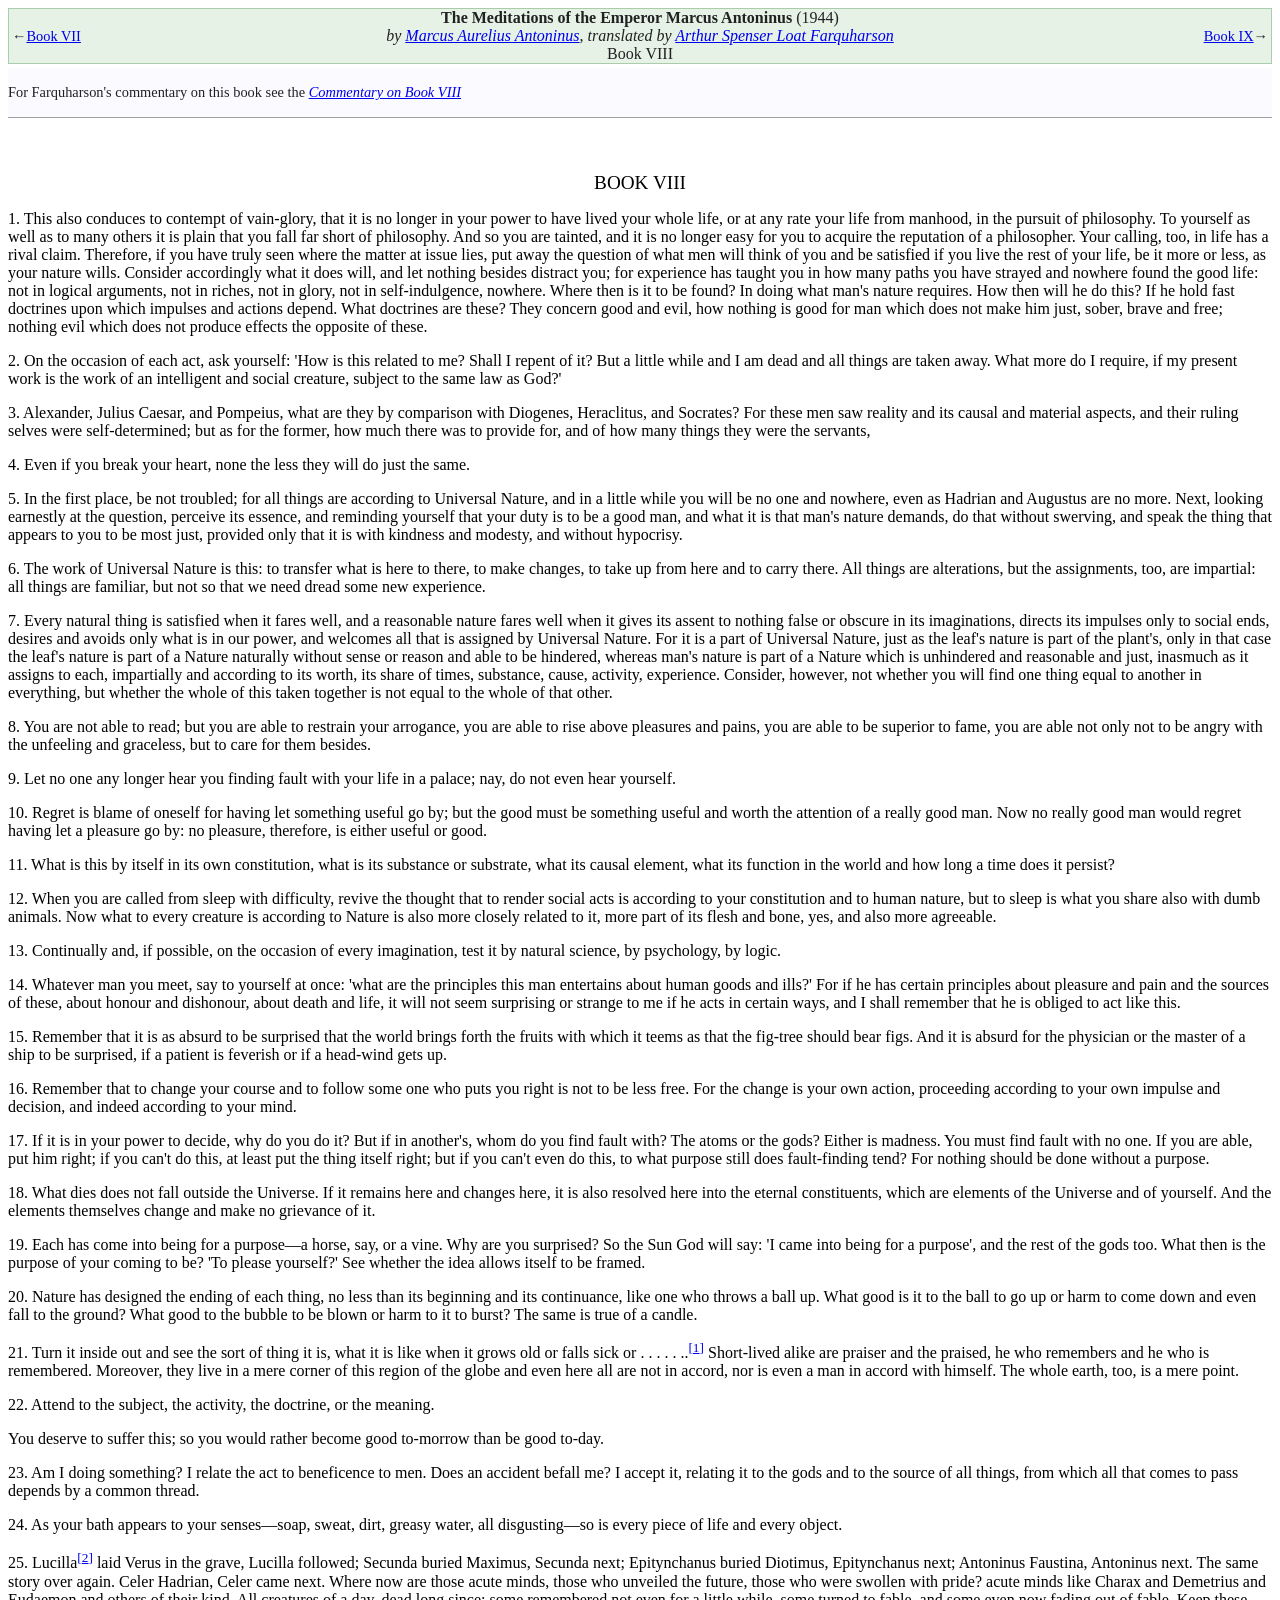
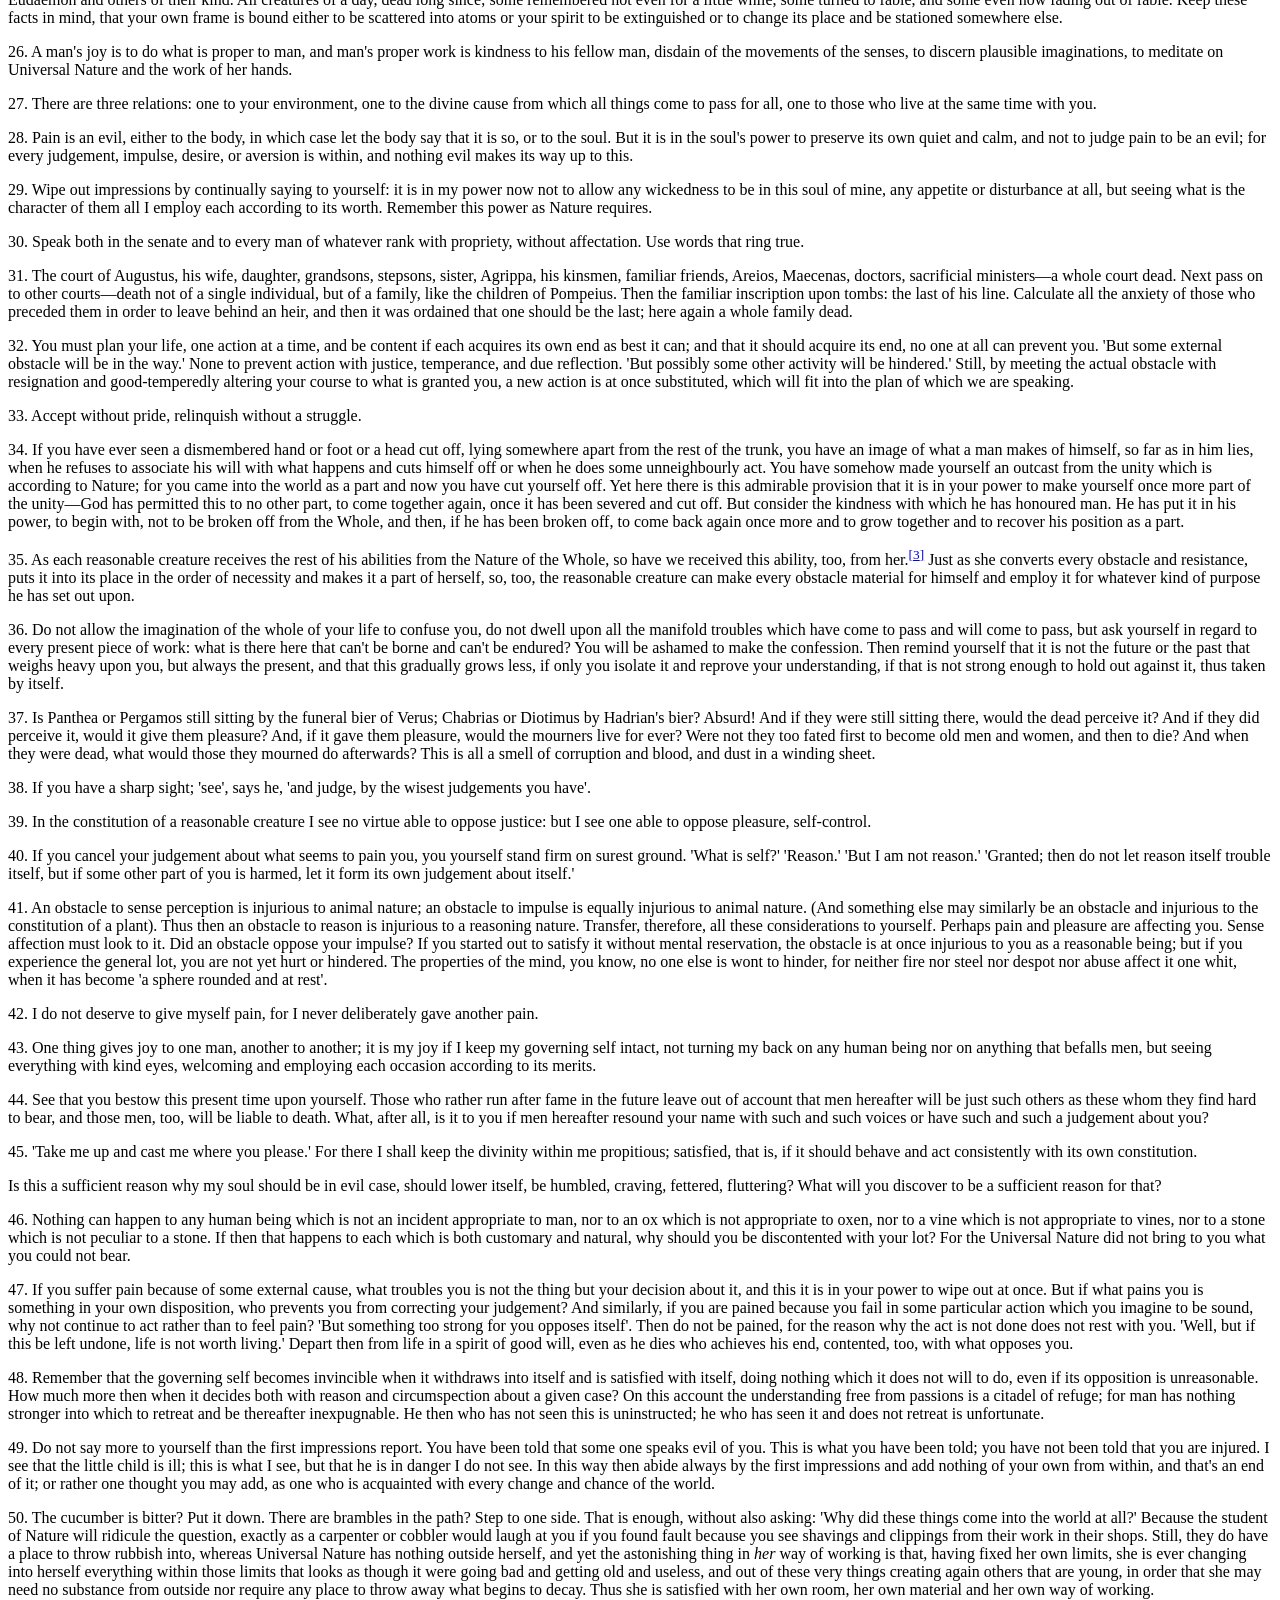
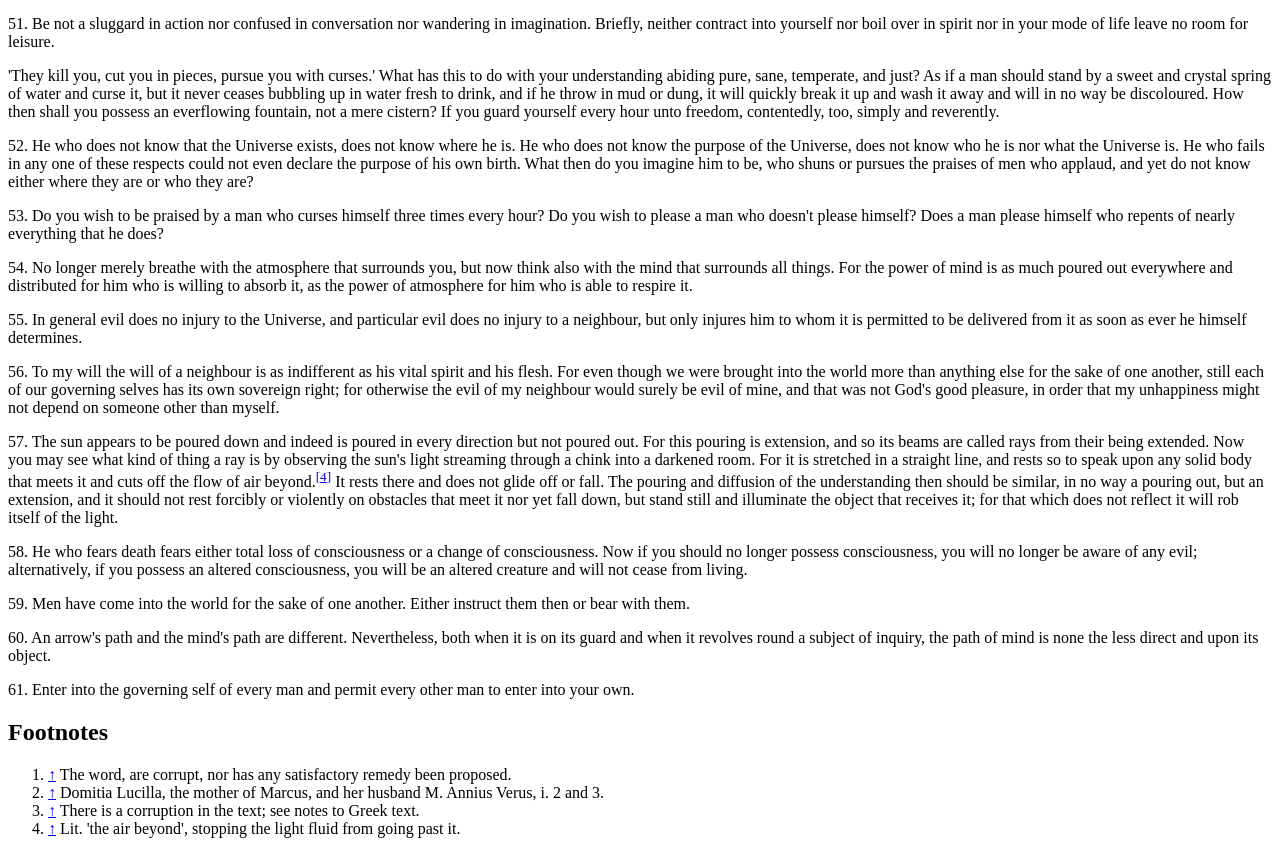
<file: raw/farquharson_book_8.html>
<!DOCTYPE html>
<html prefix="dc: http://purl.org/dc/terms/ mw: http://mediawiki.org/rdf/" about="//en.wikisource.org/wiki/Special:Redirect/revision/10231200"><head prefix="mwr: //en.wikisource.org/wiki/Special:Redirect/"><meta charset="utf-8"/><link rel="dc:replaces" resource="mwr:revision/9063636"/><meta property="mw:revisionSHA1" content="l1cnspk0wb2tzmms6qabosdvzgxnuna"/><meta property="dc:modified" content="2020-06-04T16:25:46Z"/><meta property="mw:pageNamespace" content="0"/><meta property="mw:pageId" content="2650475"/><meta property="mw:htmlVersion" content="2.8.0"/><meta property="mw:html:version" content="2.8.0"/><base href="//en.wikisource.org/wiki/"/><link rel="dc:isVersionOf" href="//en.wikisource.org/wiki/The_Meditations_of_the_Emperor_Marcus_Antoninus/Book_8"/><title>The Meditations of the Emperor Marcus Antoninus/Book 8</title><meta property="mw:jsConfigVars" content='{"wgParsoidHtmlVersion":"2.8.0"}'/><meta property="mw:generalModules" content="ext.cite.ux-enhancements"/><meta property="mw:moduleStyles" content="ext.cite.parsoid.styles|ext.cite.styles"/><link rel="stylesheet" href="/w/load.php?lang=en&amp;modules=ext.cite.parsoid.styles%7Cext.cite.styles%7Cmediawiki.skinning.content.parsoid%7Cmediawiki.skinning.interface%7Csite.styles&amp;only=styles&amp;skin=vector"/><meta http-equiv="content-language" content="en"/><meta http-equiv="vary" content="Accept"/><meta http-equiv="x-mediawiki-render-id" content="e62de098-cd14-11f1-a381-299058d7aaa8"/></head><body class="mw-content-ltr sitedir-ltr ltr mw-body-content mediawiki mw-parser-output parsoid-body" lang="en" dir="ltr" data-mw-parsoid-version="0.24.0.0-alpha27" data-mw-html-version="2.8.0"><section data-mw-section-id="0" id="mwAQ"><div class="ws-noexport" about="#mwt1" typeof="mw:Transclusion" data-mw='{"parts":[{"template":{"target":{"wt":"header\n ","href":"./Template:Header"},"params":{"title":{"wt":"The Meditations of the Emperor Marcus Antoninus"},"author":{"wt":"Marcus Aurelius Antoninus"},"translator":{"wt":"Arthur Spenser Loat Farquharson"},"section":{"wt":"Book VIII"},"previous":{"wt":"[[../Book 7|Book VII]]"},"next":{"wt":"[[../Book 9|Book IX]]"},"year":{"wt":"1944"},"notes":{"wt":"For Farquharson&apos;s commentary on this book see the &apos;&apos;[[../Commentary on Book 8|Commentary on Book VIII]]&apos;&apos;"},"wikipedia":{"wt":""},"categories":{"wt":""}},"i":0}}]}' id="mwAg"><span class="mw-empty-elt"><style data-mw-deduplicate="TemplateStyles:r15431460" typeof="mw:Extension/templatestyles" about="#mwt2" data-mw='{"name":"templatestyles","attrs":{"src":"Header/styles.css"},"body":{"extsrc":""}}'>.mw-parser-output .wst-header .wst-header-mainblock{border:1px solid var(--border-color-success,#ACA);background-color:var(--background-color-success-subtle,#E6F2E6);color:var(--color-base,#202122)}.mw-parser-output .wst-header .wst-header-notes{border-bottom:1px solid var(--border-color-notice,#A0A0A0);background-color:var(--background-color-neutral,#FAFAFF);color:var(--color-base,#202122)}.mw-parser-output .wst-header .contributor-text{font-style:italic}.mw-parser-output .wst-header #header-title-text,.mw-parser-output .wst-header .wst-header-title-text{font-weight:bold}.mw-parser-output .wst-header #ws-data{display:none}.mw-parser-output .wst-header #ws-data.ws-data-show{display:block}</style></span></div><span class="mw-empty-elt" about="#mwt1"><style data-mw-deduplicate="TemplateStyles:r15675465" typeof="mw:Extension/templatestyles" about="#mwt3" data-mw='{"name":"templatestyles","attrs":{"src":"Header structure/styles.css"},"body":{"extsrc":""}}'>.mw-parser-output .wst-header-mainblock{margin:4px auto 4px auto;padding:0 3px;display:flex;align-items:center}.mw-parser-output .wst-header-back,.mw-parser-output .wst-header-forward{display:flex;flex:1 4 100%;min-width:min-content;align-items:center;font-size:.9em}.mw-parser-output .wst-header-nav-empty{visibility:hidden}.mw-parser-output .wst-header-back{justify-content:flex-start;text-align:left}.mw-parser-output .wst-header-central-cell{flex:4 1 100%;max-width:max-content;text-align:center}.mw-parser-output .wst-header-forward{justify-content:flex-end;text-align:right}@media(max-width:768px){.mw-parser-output .wst-header-mainblock{flex-wrap:wrap}.mw-parser-output .wst-header-central-cell{flex:0 0 100%;order:-2;width:auto}.mw-parser-output .wst-header-back,.mw-parser-output .wst-header-forward{width:auto}}.mw-parser-output .wst-header-notes{display:inline-block;border-collapse:collapse;border-spacing:0;empty-cells:hide;font-size:.9em;line-height:1.4;margin:0 auto 4px auto;width:100%}.mw-parser-output .wst-header-left{float:left}</style></span><div class="ws-header wst-header-structure wst-unknown wst-header ws-header ws-noexport noprint dynlayout-exempt " about="#mwt1" id="mwAw"><div class="wst-header-mainblock wst-unknown-mainblock headertemplate"><div class="wst-header-back searchaux wst-unknown-back"><div class="wst-header-back-arrow">←</div><div class="wst-header-back-link"><a rel="mw:WikiLink" href="./The_Meditations_of_the_Emperor_Marcus_Antoninus/Book_7" title="The Meditations of the Emperor Marcus Antoninus/Book 7">Book VII</a></div></div><div class="wst-header-central-cell wst-unknown-central-cell"><span class="wst-header-title wst-unknown-title"><span class="wst-header-title-text">The Meditations of the Emperor Marcus Antoninus</span> (<span class="wst-header-year-text">1944</span>)<br class="wst-header-title-break"/><span class="contributor-text">by<span typeof="mw:Entity"> </span><span class="fn"><a rel="mw:WikiLink" href="./Author:Marcus_Aurelius_Antoninus" title="Author:Marcus Aurelius Antoninus">Marcus Aurelius Antoninus</a></span></span>, <span class="contributor-text">translated by<span typeof="mw:Entity"> </span><span class="fn"><a rel="mw:WikiLink" href="./Author:Arthur_Spenser_Loat_Farquharson" title="Author:Arthur Spenser Loat Farquharson">Arthur Spenser Loat Farquharson</a></span></span><div class="header-section-text">Book VIII</div></span></div><div class="wst-header-forward searchaux wst-unknown-forward"><div class="wst-header-forward-link"><a rel="mw:WikiLink" href="./The_Meditations_of_the_Emperor_Marcus_Antoninus/Book_9" title="The Meditations of the Emperor Marcus Antoninus/Book 9">Book IX</a></div><div class="wst-header-forward-arrow">→</div></div></div><div class="wst-header-notes header_notes searchaux wst-unknown-notes"><div class="wst-header-content header_notes_content wst-header-notes-content wst-unknown-notes-content">
<p>For Farquharson's commentary on this book see the <i><a rel="mw:WikiLink" href="./The_Meditations_of_the_Emperor_Marcus_Antoninus/Commentary_on_Book_8" title="The Meditations of the Emperor Marcus Antoninus/Commentary on Book 8">Commentary on Book VIII</a></i></p>
</div></div><div class="ws-noexport" id="ws-data" style="speak:none"><span id="ws-author">Marcus Aurelius Antoninus</span><span id="ws-article-id">2650475</span><span id="ws-title">The Meditations of the Emperor Marcus Antoninus — Book VIII</span><span id="ws-year">1944</span><span id="ws-translator">Arthur Spenser Loat Farquharson</span></div><span class="mw-empty-elt"><link rel="mw:PageProp/Category" href="./Category:Subpages"/><link rel="mw:PageProp/Category" href="./Category:Pages_with_translator"/><link rel="mw:PageProp/Category" href="./Category:Headers_applying_DefaultSort_key"/></span></div>
<p id="mwBA"><span style="display:none" id="dynamic_layout_overrider" about="#mwt4" typeof="mw:Transclusion" data-mw='{"parts":[{"template":{"target":{"wt":"default layout","href":"./Template:Default_layout"},"params":{"1":{"wt":"Layout 2"}},"i":0}}]}'>Layout 2</span></p>

<div class="prp-pages-output" lang="en" typeof="mw:Extension/pages" about="#mwt54" data-mw='{"name":"pages","attrs":{"index":"Meditations of the Emperor Marcus Antoninus - Volume 1 - Farquharson 1944.pdf","include":"239,241,243,245,247,249,251,253,255,257,259,261","fromsection":"book8","tosection":"book8"}}' id="mwBQ"><p id="mwBg"><span id="mwBw"><span class="pagenum ws-pagenum" id="147" data-page-number="147" data-page-name="Page:Meditations of the Emperor Marcus Antoninus - Volume 1 - Farquharson 1944.pdf/239" data-page-index="239" data-page-quality="3" title="Page:Meditations_of_the_Emperor_Marcus_Antoninus_-_Volume_1_-_Farquharson_1944.pdf/239" about="#mwt5" typeof="mw:Transclusion" data-mw='{"parts":[{"template":{"target":{"wt":":MediaWiki:Proofreadpage_pagenum_template","href":"./MediaWiki:Proofreadpage_pagenum_template"},"params":{"page":{"wt":"Page:Meditations of the Emperor Marcus Antoninus - Volume 1 - Farquharson 1944.pdf/239"},"num":{"wt":"147"},"formatted":{"wt":"147"},"quality":{"wt":"3"}},"i":0}}]}'><span id="pageindex_239" class="pagenum-inner ws-noexport"><span typeof="mw:Entity" id="mwCA">​</span></span></span></span></p><span class="mw-empty-elt" about="#mwt6" typeof="mw:Transclusion" data-mw='{"parts":[{"template":{"target":{"wt":"#lst:Page:Meditations of the Emperor Marcus Antoninus - Volume 1 - Farquharson 1944.pdf/239","function":"lst"},"params":{"1":{"wt":"book8"},"2":{"wt":""}},"i":0}},"&lt;pageseparator />&lt;span>",{"template":{"target":{"wt":":MediaWiki:Proofreadpage_pagenum_template","href":"./MediaWiki:Proofreadpage_pagenum_template"},"params":{"page":{"wt":"Page:Meditations of the Emperor Marcus Antoninus - Volume 1 - Farquharson 1944.pdf/241"},"num":{"wt":"149"},"formatted":{"wt":"149"},"quality":{"wt":"3"}},"i":1}},"&lt;/span>",{"template":{"target":{"wt":":Page:Meditations of the Emperor Marcus Antoninus - Volume 1 - Farquharson 1944.pdf/241","href":"./Page:Meditations_of_the_Emperor_Marcus_Antoninus_-_Volume_1_-_Farquharson_1944.pdf/241"},"params":{},"i":2}},"&lt;pageseparator />&lt;span>",{"template":{"target":{"wt":":MediaWiki:Proofreadpage_pagenum_template","href":"./MediaWiki:Proofreadpage_pagenum_template"},"params":{"page":{"wt":"Page:Meditations of the Emperor Marcus Antoninus - Volume 1 - Farquharson 1944.pdf/243"},"num":{"wt":"151"},"formatted":{"wt":"151"},"quality":{"wt":"3"}},"i":3}},"&lt;/span>",{"template":{"target":{"wt":":Page:Meditations of the Emperor Marcus Antoninus - Volume 1 - Farquharson 1944.pdf/243","href":"./Page:Meditations_of_the_Emperor_Marcus_Antoninus_-_Volume_1_-_Farquharson_1944.pdf/243"},"params":{},"i":4}}]}' id="mwCQ"><style data-mw-deduplicate="TemplateStyles:r15620827" typeof="mw:Extension/templatestyles" about="#mwt7" data-mw='{"name":"templatestyles","attrs":{"src":"center/styles.css"}}' id="mwCg">.mw-parser-output .wst-center{text-align:center;margin:0 auto}.mw-parser-output .wst-center.wst-center-nomargin>p{margin-top:0;margin-bottom:0}</style></span><div class="wst-center tiInherit  " about="#mwt6" id="mwCw">
<p id="mwDA"><span style="font-size:120%;" id="mwDQ">BOOK VIII</span></p>
</div><span about="#mwt6" id="mwDg">

</span><p about="#mwt6" id="mwDw">1. This also conduces to contempt of vain-glory, that it is no longer in your power to have lived your whole life, or at any rate your life from manhood, in the pursuit of philosophy. To yourself as well as to many others it is plain that you fall far short of philosophy. And so you are tainted, and it is no longer easy for you to acquire the reputation of a philosopher. Your calling, too, in life has a rival claim. Therefore, if you have truly seen where the matter at issue lies, put away the question of what men will think of you and be satisfied if you live the rest of your life, be it more or less, as your nature wills. Consider accordingly what it does will, and let nothing besides distract you; for experience has taught you in how many paths you have strayed and nowhere found the good life: not in logical arguments, not in riches, not in glory, not in self-indulgence, nowhere. Where then is it to be found? In doing what man's nature requires. How then will he do this? If he hold fast doctrines upon which impulses and actions depend. What doctrines are these? They concern good and evil, how nothing is good for man which does not make him just, sober, brave and free; nothing evil which does not produce effects the opposite of these. </p><span about="#mwt6" id="mwEA">

</span><p about="#mwt6" id="mwEQ">2. On the occasion of each act, ask yourself: 'How is this related to me? Shall I repent of it? But a little while and I am dead and all things are taken away. What more do I require, if my present work is the work of an intelligent and social creature, subject to the same law as God?' </p><span about="#mwt6" id="mwEg">

</span><p about="#mwt6" id="mwEw">3. Alexander, Julius Caesar, and Pompeius, what are they by comparison with Diogenes, Heraclitus, and <span id="mwFA"><span class="pagenum ws-pagenum" id="149" data-page-number="149" data-page-name="Page:Meditations of the Emperor Marcus Antoninus - Volume 1 - Farquharson 1944.pdf/241" data-page-index="241" data-page-quality="3" title="Page:Meditations_of_the_Emperor_Marcus_Antoninus_-_Volume_1_-_Farquharson_1944.pdf/241"><span id="pageindex_241" class="pagenum-inner ws-noexport"><span typeof="mw:Entity" id="mwFQ">​</span></span></span></span>Socrates? For these men saw reality and its causal and material aspects, and their ruling selves were self-determined; but as for the former, how much there was to provide for, and of how many things they were the servants, </p><span about="#mwt6" id="mwFg">

</span><p about="#mwt6" id="mwFw">4. Even if you break your heart, none the less they will do just the same. </p><span about="#mwt6" id="mwGA">

</span><p about="#mwt6" id="mwGQ">5. In the first place, be not troubled; for all things are according to Universal Nature, and in a little while you will be no one and nowhere, even as Hadrian and Augustus are no more. Next, looking earnestly at the question, perceive its essence, and reminding yourself that your duty is to be a good man, and what it is that man's nature demands, do that without swerving, and speak the thing that appears to you to be most just, provided only that it is with kindness and modesty, and without hypocrisy. </p><span about="#mwt6" id="mwGg">

</span><p about="#mwt6" id="mwGw">6. The work of Universal Nature is this: to transfer what is here to there, to make changes, to take up from here and to carry there. All things are alterations, but the assignments, too, are impartial: all things are familiar, but not so that we need dread some new experience. </p><span about="#mwt6" id="mwHA">

</span><p about="#mwt6" id="mwHQ">7. Every natural thing is satisfied when it fares well, and a reasonable nature fares well when it gives its assent to nothing false or obscure in its imaginations, directs its impulses only to social ends, desires and avoids only what is in our power, and welcomes all that is assigned by Universal Nature. For it is a part of Universal Nature, just as the leaf's nature is part of the plant's, only in that case the leaf's nature is part of a Nature naturally without sense or reason and able to be hindered, whereas man's nature is part of a Nature which is unhindered and reasonable and just, inasmuch as it assigns to each, impartially and according to its worth, its share of times, substance, cause, activity, experience. Consider, however, not whether you will find one thing equal to another in everything, but whether the whole of this taken together is not equal to the whole of that other. </p><span about="#mwt6" id="mwHg">

</span><p about="#mwt6" id="mwHw">8. You are not able to read; but you are able to restrain your arrogance, you are able to rise above pleasures and <span id="mwIA"><span class="pagenum ws-pagenum" id="151" data-page-number="151" data-page-name="Page:Meditations of the Emperor Marcus Antoninus - Volume 1 - Farquharson 1944.pdf/243" data-page-index="243" data-page-quality="3" title="Page:Meditations_of_the_Emperor_Marcus_Antoninus_-_Volume_1_-_Farquharson_1944.pdf/243"><span id="pageindex_243" class="pagenum-inner ws-noexport"><span typeof="mw:Entity" id="mwIQ">​</span></span></span></span>pains, you are able to be superior to fame, you are able not only not to be angry with the unfeeling and graceless, but to care for them besides. </p><span about="#mwt6" id="mwIg">

</span><p about="#mwt6" id="mwIw">9. Let no one any longer hear you finding fault with your life in a palace; nay, do not even hear yourself. </p><span about="#mwt6" id="mwJA">

</span><p about="#mwt6" id="mwJQ">10. Regret is blame of oneself for having let something useful go by; but the good must be something useful and worth the attention of a really good man. Now no really good man would regret having let a pleasure go by: no pleasure, therefore, is either useful or good. </p><span about="#mwt6" id="mwJg">

</span><p about="#mwt6" id="mwJw">11. What is this by itself in its own constitution, what is its substance or substrate, what its causal element, what its function in the world and how long a time does it persist? </p><span about="#mwt6" id="mwKA">

</span><p about="#mwt6" id="mwKQ">12. When you are called from sleep with difficulty, revive the thought that to render social acts is according to your constitution and to human nature, but to sleep is what you share also with dumb animals. Now what to every creature is according to Nature is also more closely related to it, more part of its flesh and bone, yes, and also more agreeable. </p><span about="#mwt6" id="mwKg">

</span><p about="#mwt6" id="mwKw">13. Continually and, if possible, on the occasion of every imagination, test it by natural science, by psychology, by logic. </p><span about="#mwt6" id="mwLA">

</span><p about="#mwt6" id="mwLQ">14. Whatever man you meet, say to yourself at once: 'what are the principles this man entertains about human goods and ills?' For if he has certain principles about pleasure and pain and the sources of these, about honour and dishonour, about death and life, it will not seem surprising or strange to me if he acts in certain ways, and I shall remember that he is obliged to act like this. </p><span about="#mwt6" id="mwLg">

</span><p about="#mwt6" id="mwLw">15. Remember that it is as absurd to be surprised that the world brings forth the fruits with which it teems as that the fig-tree should bear figs. And it is absurd for the physician or the master of a ship to be surprised, if a patient is feverish or if a head-wind gets up. </p><span about="#mwt6" id="mwMA">
</span><div class="__nop wst-nop" about="#mwt6" id="mwMQ"></div><p about="#mwt13" typeof="mw:Transclusion" data-mw='{"parts":["&lt;pageseparator />&lt;span>",{"template":{"target":{"wt":":MediaWiki:Proofreadpage_pagenum_template","href":"./MediaWiki:Proofreadpage_pagenum_template"},"params":{"page":{"wt":"Page:Meditations of the Emperor Marcus Antoninus - Volume 1 - Farquharson 1944.pdf/245"},"num":{"wt":"153"},"formatted":{"wt":"153"},"quality":{"wt":"3"}},"i":0}},"&lt;/span>",{"template":{"target":{"wt":":Page:Meditations of the Emperor Marcus Antoninus - Volume 1 - Farquharson 1944.pdf/245","href":"./Page:Meditations_of_the_Emperor_Marcus_Antoninus_-_Volume_1_-_Farquharson_1944.pdf/245"},"params":{},"i":1}}]}' id="mwMg"> <span id="mwMw"><span class="pagenum ws-pagenum" id="153" data-page-number="153" data-page-name="Page:Meditations of the Emperor Marcus Antoninus - Volume 1 - Farquharson 1944.pdf/245" data-page-index="245" data-page-quality="3" title="Page:Meditations_of_the_Emperor_Marcus_Antoninus_-_Volume_1_-_Farquharson_1944.pdf/245"><span id="pageindex_245" class="pagenum-inner ws-noexport"><span typeof="mw:Entity" id="mwNA">​</span></span></span></span>16. Remember that to change your course and to follow some one who puts you right is not to be less free. For the change is your own action, proceeding according to your own impulse and decision, and indeed according to your mind. </p><span about="#mwt13" id="mwNQ">

</span><p about="#mwt13" id="mwNg">17. If it is in your power to decide, why do you do it? But if in another's, whom do you find fault with? The atoms or the gods? Either is madness. You must find fault with no one. If you are able, put him right; if you can't do this, at least put the thing itself right; but if you can't even do this, to what purpose still does fault-finding tend? For nothing should be done without a purpose. </p><span about="#mwt13" id="mwNw">

</span><p about="#mwt13" id="mwOA">18. What dies does not fall outside the Universe. If it remains here and changes here, it is also resolved here into the eternal constituents, which are elements of the Universe and of yourself. And the elements themselves change and make no grievance of it. </p><span about="#mwt13" id="mwOQ">

</span><p about="#mwt13" id="mwOg">19. Each has come into being for a purpose—a horse, say, or a vine. Why are you surprised? So the Sun God will say: 'I came into being for a purpose', and the rest of the gods too. What then is the purpose of your coming to be? 'To please yourself?' See whether the idea allows itself to be framed. </p><span about="#mwt13" id="mwOw">

</span><p about="#mwt13" id="mwPA">20. Nature has designed the ending of each thing, no less than its beginning and its continuance, like one who throws a ball up. What good is it to the ball to go up or harm to come down and even fall to the ground? What good to the bubble to be blown or harm to it to burst? The same is true of a candle. </p><span about="#mwt13" id="mwPQ">

</span><p about="#mwt13" id="mwPg">21. Turn it inside out and see the sort of thing it is, what it is like when it grows old or falls sick or <style data-mw-deduplicate="TemplateStyles:r15431489" typeof="mw:Extension/templatestyles" about="#mwt14" data-mw='{"name":"templatestyles","attrs":{"src":"nowrap/core.css"}}' id="mwPw">.mw-parser-output .nowrap,.mw-parser-output .nowrap a:before,.mw-parser-output .nowrap .selflink:before{white-space:nowrap}</style><link rel="mw-deduplicated-inline-style" href="mw-data:TemplateStyles:r15431489" about="#mwt15" typeof="mw:Extension/templatestyles" data-mw='{"name":"templatestyles","attrs":{"src":"nowrap/core.css"}}' id="mwQA"/><span class="nowrap" id="mwQQ">.<span typeof="mw:Entity" id="mwQg"> </span>.<span typeof="mw:Entity" id="mwQw"> </span>.</span> <link rel="mw-deduplicated-inline-style" href="mw-data:TemplateStyles:r15431489" about="#mwt16" typeof="mw:Extension/templatestyles" data-mw='{"name":"templatestyles","attrs":{"src":"nowrap/core.css"}}' id="mwRA"/><link rel="mw-deduplicated-inline-style" href="mw-data:TemplateStyles:r15431489" about="#mwt17" typeof="mw:Extension/templatestyles" data-mw='{"name":"templatestyles","attrs":{"src":"nowrap/core.css"}}' id="mwRQ"/><span class="nowrap" id="mwRg">.<span typeof="mw:Entity" id="mwRw"> </span>.<span typeof="mw:Entity" id="mwSA"> </span>.</span>.<sup about="#mwt18" class="mw-ref reference" id="cite_ref-1" rel="dc:references" typeof="mw:Extension/ref" data-mw='{"name":"ref","attrs":{},"body":{"id":"mw-reference-text-cite_note-1"}}'><a href="./The_Meditations_of_the_Emperor_Marcus_Antoninus/Book_8#cite_note-1" id="mwSQ"><span class="mw-reflink-text" id="mwSg"><span class="cite-bracket" id="mwSw">[</span>1<span class="cite-bracket" id="mwTA">]</span></span></a></sup> Short-lived alike are praiser and the praised, he who remembers and he who is remembered. Moreover, they live in a mere corner of this region of the globe and even here all are not in accord, nor is even a man in accord with himself. The whole earth, too, is a mere point. </p><span about="#mwt13" id="mwTQ">

</span><p about="#mwt13" id="mwTg">22. Attend to the subject, the activity, the doctrine, or the meaning. </p><span about="#mwt13" id="mwTw">
</span><div class="__nop wst-nop" about="#mwt13" id="mwUA"></div><p about="#mwt21" typeof="mw:Transclusion" data-mw='{"parts":["&lt;pageseparator />&lt;span>",{"template":{"target":{"wt":":MediaWiki:Proofreadpage_pagenum_template","href":"./MediaWiki:Proofreadpage_pagenum_template"},"params":{"page":{"wt":"Page:Meditations of the Emperor Marcus Antoninus - Volume 1 - Farquharson 1944.pdf/247"},"num":{"wt":"155"},"formatted":{"wt":"155"},"quality":{"wt":"3"}},"i":0}},"&lt;/span>",{"template":{"target":{"wt":":Page:Meditations of the Emperor Marcus Antoninus - Volume 1 - Farquharson 1944.pdf/247","href":"./Page:Meditations_of_the_Emperor_Marcus_Antoninus_-_Volume_1_-_Farquharson_1944.pdf/247"},"params":{},"i":1}}]}' id="mwUQ"> <span id="mwUg"><span class="pagenum ws-pagenum" id="155" data-page-number="155" data-page-name="Page:Meditations of the Emperor Marcus Antoninus - Volume 1 - Farquharson 1944.pdf/247" data-page-index="247" data-page-quality="3" title="Page:Meditations_of_the_Emperor_Marcus_Antoninus_-_Volume_1_-_Farquharson_1944.pdf/247"><span id="pageindex_247" class="pagenum-inner ws-noexport"><span typeof="mw:Entity" id="mwUw">​</span></span></span></span>You deserve to suffer this; so you would rather become good to-morrow than be good to-day. </p><span about="#mwt21" id="mwVA">

</span><p about="#mwt21" id="mwVQ">23. Am I doing something? I relate the act to beneficence to men. Does an accident befall me? I accept it, relating it to the gods and to the source of all things, from which all that comes to pass depends by a common thread. </p><span about="#mwt21" id="mwVg">

</span><p about="#mwt21" id="mwVw">24. As your bath appears to your senses—soap, sweat, dirt, greasy water, all disgusting—so is every piece of life and every object. </p><span about="#mwt21" id="mwWA">

</span><p about="#mwt21" id="mwWQ">25. Lucilla<sup about="#mwt22" class="mw-ref reference" id="cite_ref-2" rel="dc:references" typeof="mw:Extension/ref" data-mw='{"name":"ref","attrs":{},"body":{"id":"mw-reference-text-cite_note-2"}}'><a href="./The_Meditations_of_the_Emperor_Marcus_Antoninus/Book_8#cite_note-2" id="mwWg"><span class="mw-reflink-text" id="mwWw"><span class="cite-bracket" id="mwXA">[</span>2<span class="cite-bracket" id="mwXQ">]</span></span></a></sup> laid Verus in the grave, Lucilla followed; Secunda buried Maximus, Secunda next; Epitynchanus buried Diotimus, Epitynchanus next; Antoninus Faustina, Antoninus next. The same story over again. Celer Hadrian, Celer came next. Where now are those acute minds, those who unveiled the future, those who were swollen with pride? acute minds like Charax and Demetrius and Eudaemon and others of their kind. All creatures of a day, dead long since; some remembered not even for a little while, some turned to fable, and some even now fading out of fable. Keep these facts in mind, that your own frame is bound either to be scattered into atoms or your spirit to be extinguished or to change its place and be stationed somewhere else. </p><span about="#mwt21" id="mwXg">

</span><p about="#mwt21" id="mwXw">26. A man's joy is to do what is proper to man, and man's proper work is kindness to his fellow man, disdain of the movements of the senses, to discern plausible imaginations, to meditate on Universal Nature and the work of her hands. </p><span about="#mwt21" id="mwYA">

</span><p about="#mwt21" id="mwYQ">27. There are three relations: one to your environment, one to the divine cause from which all things come to pass for all, one to those who live at the same time with you. </p><span about="#mwt21" id="mwYg">

</span><p about="#mwt21" id="mwYw">28. Pain is an evil, either to the body, in which case let the body say that it is so, or to the soul. But it is in the soul's power to preserve its own quiet and calm, and not to judge pain to be an evil; for every judgement, impulse, desire, or aversion is within, and nothing evil makes its way up to this. </p><span about="#mwt21" id="mwZA">
</span><div class="__nop wst-nop" about="#mwt21" id="mwZQ"></div><p about="#mwt25" typeof="mw:Transclusion" data-mw='{"parts":["&lt;pageseparator />&lt;span>",{"template":{"target":{"wt":":MediaWiki:Proofreadpage_pagenum_template","href":"./MediaWiki:Proofreadpage_pagenum_template"},"params":{"page":{"wt":"Page:Meditations of the Emperor Marcus Antoninus - Volume 1 - Farquharson 1944.pdf/249"},"num":{"wt":"157"},"formatted":{"wt":"157"},"quality":{"wt":"3"}},"i":0}},"&lt;/span>",{"template":{"target":{"wt":":Page:Meditations of the Emperor Marcus Antoninus - Volume 1 - Farquharson 1944.pdf/249","href":"./Page:Meditations_of_the_Emperor_Marcus_Antoninus_-_Volume_1_-_Farquharson_1944.pdf/249"},"params":{},"i":1}},"&lt;pageseparator />&lt;span>",{"template":{"target":{"wt":":MediaWiki:Proofreadpage_pagenum_template","href":"./MediaWiki:Proofreadpage_pagenum_template"},"params":{"page":{"wt":"Page:Meditations of the Emperor Marcus Antoninus - Volume 1 - Farquharson 1944.pdf/251"},"num":{"wt":"159"},"formatted":{"wt":"159"},"quality":{"wt":"3"}},"i":2}},"&lt;/span>",{"template":{"target":{"wt":":Page:Meditations of the Emperor Marcus Antoninus - Volume 1 - Farquharson 1944.pdf/251","href":"./Page:Meditations_of_the_Emperor_Marcus_Antoninus_-_Volume_1_-_Farquharson_1944.pdf/251"},"params":{},"i":3}},"&lt;pageseparator />&lt;span>",{"template":{"target":{"wt":":MediaWiki:Proofreadpage_pagenum_template","href":"./MediaWiki:Proofreadpage_pagenum_template"},"params":{"page":{"wt":"Page:Meditations of the Emperor Marcus Antoninus - Volume 1 - Farquharson 1944.pdf/253"},"num":{"wt":"161"},"formatted":{"wt":"161"},"quality":{"wt":"3"}},"i":4}},"&lt;/span>",{"template":{"target":{"wt":":Page:Meditations of the Emperor Marcus Antoninus - Volume 1 - Farquharson 1944.pdf/253","href":"./Page:Meditations_of_the_Emperor_Marcus_Antoninus_-_Volume_1_-_Farquharson_1944.pdf/253"},"params":{},"i":5}},"&lt;pageseparator />&lt;span>",{"template":{"target":{"wt":":MediaWiki:Proofreadpage_pagenum_template","href":"./MediaWiki:Proofreadpage_pagenum_template"},"params":{"page":{"wt":"Page:Meditations of the Emperor Marcus Antoninus - Volume 1 - Farquharson 1944.pdf/255"},"num":{"wt":"163"},"formatted":{"wt":"163"},"quality":{"wt":"3"}},"i":6}},"&lt;/span>",{"template":{"target":{"wt":":Page:Meditations of the Emperor Marcus Antoninus - Volume 1 - Farquharson 1944.pdf/255","href":"./Page:Meditations_of_the_Emperor_Marcus_Antoninus_-_Volume_1_-_Farquharson_1944.pdf/255"},"params":{},"i":7}},"&lt;pageseparator />&lt;span>",{"template":{"target":{"wt":":MediaWiki:Proofreadpage_pagenum_template","href":"./MediaWiki:Proofreadpage_pagenum_template"},"params":{"page":{"wt":"Page:Meditations of the Emperor Marcus Antoninus - Volume 1 - Farquharson 1944.pdf/257"},"num":{"wt":"165"},"formatted":{"wt":"165"},"quality":{"wt":"3"}},"i":8}},"&lt;/span>",{"template":{"target":{"wt":":Page:Meditations of the Emperor Marcus Antoninus - Volume 1 - Farquharson 1944.pdf/257","href":"./Page:Meditations_of_the_Emperor_Marcus_Antoninus_-_Volume_1_-_Farquharson_1944.pdf/257"},"params":{},"i":9}},"&lt;pageseparator />&lt;span>",{"template":{"target":{"wt":":MediaWiki:Proofreadpage_pagenum_template","href":"./MediaWiki:Proofreadpage_pagenum_template"},"params":{"page":{"wt":"Page:Meditations of the Emperor Marcus Antoninus - Volume 1 - Farquharson 1944.pdf/259"},"num":{"wt":"167"},"formatted":{"wt":"167"},"quality":{"wt":"3"}},"i":10}},"&lt;/span>",{"template":{"target":{"wt":":Page:Meditations of the Emperor Marcus Antoninus - Volume 1 - Farquharson 1944.pdf/259","href":"./Page:Meditations_of_the_Emperor_Marcus_Antoninus_-_Volume_1_-_Farquharson_1944.pdf/259"},"params":{},"i":11}},"&lt;pageseparator />&lt;span>",{"template":{"target":{"wt":":MediaWiki:Proofreadpage_pagenum_template","href":"./MediaWiki:Proofreadpage_pagenum_template"},"params":{"page":{"wt":"Page:Meditations of the Emperor Marcus Antoninus - Volume 1 - Farquharson 1944.pdf/261"},"num":{"wt":"169"},"formatted":{"wt":"169"},"quality":{"wt":"3"}},"i":12}},"&lt;/span>",{"template":{"target":{"wt":"#lst:Page:Meditations of the Emperor Marcus Antoninus - Volume 1 - Farquharson 1944.pdf/261","function":"lst"},"params":{"1":{"wt":""},"2":{"wt":"book8"}},"i":13}}]}' id="mwZg"> <span id="mwZw"><span class="pagenum ws-pagenum" id="157" data-page-number="157" data-page-name="Page:Meditations of the Emperor Marcus Antoninus - Volume 1 - Farquharson 1944.pdf/249" data-page-index="249" data-page-quality="3" title="Page:Meditations_of_the_Emperor_Marcus_Antoninus_-_Volume_1_-_Farquharson_1944.pdf/249"><span id="pageindex_249" class="pagenum-inner ws-noexport"><span typeof="mw:Entity" id="mwaA">​</span></span></span></span>29. Wipe out impressions by continually saying to yourself: it is in my power now not to allow any wickedness to be in this soul of mine, any appetite or disturbance at all, but seeing what is the character of them all I employ each according to its worth. Remember this power as Nature requires. </p><span about="#mwt25" id="mwaQ">

</span><p about="#mwt25" id="mwag">30. Speak both in the senate and to every man of whatever rank with propriety, without affectation. Use words that ring true. </p><span about="#mwt25" id="mwaw">

</span><p about="#mwt25" id="mwbA">31. The court of Augustus, his wife, daughter, grandsons, stepsons, sister, Agrippa, his kinsmen, familiar friends, Areios, Maecenas, doctors, sacrificial ministers—a whole court dead. Next pass on to other courts—death not of a single individual, but of a family, like the children of Pompeius. Then the familiar inscription upon tombs: the last of his line. Calculate all the anxiety of those who preceded them in order to leave behind an heir, and then it was ordained that one should be the last; here again a whole family dead. </p><span about="#mwt25" id="mwbQ">

</span><p about="#mwt25" id="mwbg">32. You must plan your life, one action at a time, and be content if each acquires its own end as best it can; and that it should acquire its end, no one at all can prevent you. 'But some external obstacle will be in the way.' None to prevent action with justice, temperance, and due reflection. 'But possibly some other activity will be hindered.' Still, by meeting the actual obstacle with resignation and good-temperedly altering your course to what is granted you, a new action is at once substituted, which will fit into the plan of which we are speaking. </p><span about="#mwt25" id="mwbw">

</span><p about="#mwt25" id="mwcA">33. Accept without pride, relinquish without a struggle. </p><span about="#mwt25" id="mwcQ">

</span><p about="#mwt25" id="mwcg">34. If you have ever seen a dismembered hand or foot or a head cut off, lying somewhere apart from the rest of the trunk, you have an image of what a man makes of himself, so far as in him lies, when he refuses to associate his will with what happens and cuts himself off or when he does some unneighbourly act. You have somehow made yourself an outcast from the unity which is according to Nature; for you came into the world as a part and now <span id="mwcw"><span class="pagenum ws-pagenum" id="159" data-page-number="159" data-page-name="Page:Meditations of the Emperor Marcus Antoninus - Volume 1 - Farquharson 1944.pdf/251" data-page-index="251" data-page-quality="3" title="Page:Meditations_of_the_Emperor_Marcus_Antoninus_-_Volume_1_-_Farquharson_1944.pdf/251"><span id="pageindex_251" class="pagenum-inner ws-noexport"><span typeof="mw:Entity" id="mwdA">​</span></span></span></span>you have cut yourself off. Yet here there is this admirable provision that it is in your power to make yourself once more part of the unity—God has permitted this to no other part, to come together again, once it has been severed and cut off. But consider the kindness with which he has honoured man. He has put it in his power, to begin with, not to be broken off from the Whole, and then, if he has been broken off, to come back again once more and to grow together and to recover his position as a part. </p><span about="#mwt25" id="mwdQ">

</span><p about="#mwt25" id="mwdg">35. As each reasonable creature receives the rest of his abilities from the Nature of the Whole, so have we received this ability, too, from her.<sup about="#mwt28" class="mw-ref reference" id="cite_ref-3" rel="dc:references" typeof="mw:Extension/ref" data-mw='{"name":"ref","attrs":{},"body":{"id":"mw-reference-text-cite_note-3"}}'><a href="./The_Meditations_of_the_Emperor_Marcus_Antoninus/Book_8#cite_note-3" id="mwdw"><span class="mw-reflink-text" id="mweA"><span class="cite-bracket" id="mweQ">[</span>3<span class="cite-bracket" id="mweg">]</span></span></a></sup> Just as she converts every obstacle and resistance, puts it into its place in the order of necessity and makes it a part of herself, so, too, the reasonable creature can make every obstacle material for himself and employ it for whatever kind of purpose he has set out upon. </p><span about="#mwt25" id="mwew">

</span><p about="#mwt25" id="mwfA">36. Do not allow the imagination of the whole of your life to confuse you, do not dwell upon all the manifold troubles which have come to pass and will come to pass, but ask yourself in regard to every present piece of work: what is there here that can't be borne and can't be endured? You will be ashamed to make the confession. Then remind yourself that it is not the future or the past that weighs heavy upon you, but always the present, and that this gradually grows less, if only you isolate it and reprove your understanding, if that is not strong enough to hold out against it, thus taken by itself. </p><span about="#mwt25" id="mwfQ">

</span><p about="#mwt25" id="mwfg">37. Is Panthea or Pergamos still sitting by the funeral bier of Verus; Chabrias or Diotimus by Hadrian's bier? Absurd! And if they were still sitting there, would the dead perceive it? And if they did perceive it, would it give them pleasure? And, if it gave them pleasure, would the mourners live for ever? Were not they too fated first to become old men and women, and then to die? And when <span id="mwfw"><span class="pagenum ws-pagenum" id="161" data-page-number="161" data-page-name="Page:Meditations of the Emperor Marcus Antoninus - Volume 1 - Farquharson 1944.pdf/253" data-page-index="253" data-page-quality="3" title="Page:Meditations_of_the_Emperor_Marcus_Antoninus_-_Volume_1_-_Farquharson_1944.pdf/253"><span id="pageindex_253" class="pagenum-inner ws-noexport"><span typeof="mw:Entity" id="mwgA">​</span></span></span></span>they were dead, what would those they mourned do afterwards? This is all a smell of corruption and blood, and dust in a winding sheet. </p><span about="#mwt25" id="mwgQ">

</span><p about="#mwt25" id="mwgg">38. If you have a sharp sight; 'see', says he, 'and judge, by the wisest judgements you have'. </p><span about="#mwt25" id="mwgw">

</span><p about="#mwt25" id="mwhA">39. In the constitution of a reasonable creature I see no virtue able to oppose justice: but I see one able to oppose pleasure, self-control. </p><span about="#mwt25" id="mwhQ">

</span><p about="#mwt25" id="mwhg">40. If you cancel your judgement about what seems to pain you, you yourself stand firm on surest ground. 'What is self?' 'Reason.' 'But I am not reason.' 'Granted; then do not let reason itself trouble itself, but if some other part of you is harmed, let it form its own judgement about itself.' </p><span about="#mwt25" id="mwhw">

</span><p about="#mwt25" id="mwiA">41. An obstacle to sense perception is injurious to animal nature; an obstacle to impulse is equally injurious to animal nature. (And something else may similarly be an obstacle and injurious to the constitution of a plant). Thus then an obstacle to reason is injurious to a reasoning nature. Transfer, therefore, all these considerations to yourself. Perhaps pain and pleasure are affecting you. Sense affection must look to it. Did an obstacle oppose your impulse? If you started out to satisfy it without mental reservation, the obstacle is at once injurious to you as a reasonable being; but if you experience the general lot, you are not yet hurt or hindered. The properties of the mind, you know, no one else is wont to hinder, for neither fire nor steel nor despot nor abuse affect it one whit, when it has become 'a sphere rounded and at rest'. </p><span about="#mwt25" id="mwiQ">

</span><p about="#mwt25" id="mwig">42. I do not deserve to give myself pain, for I never deliberately gave another pain. </p><span about="#mwt25" id="mwiw">

</span><p about="#mwt25" id="mwjA">43. One thing gives joy to one man, another to another; it is my joy if I keep my governing self intact, not turning my back on any human being nor on anything that befalls men, but seeing everything with kind eyes, welcoming and employing each occasion according to its merits. </p><span about="#mwt25" id="mwjQ">

</span><p about="#mwt25" id="mwjg">44. See that you bestow this present time upon yourself. Those who rather run after fame in the future <span id="mwjw"><span class="pagenum ws-pagenum" id="163" data-page-number="163" data-page-name="Page:Meditations of the Emperor Marcus Antoninus - Volume 1 - Farquharson 1944.pdf/255" data-page-index="255" data-page-quality="3" title="Page:Meditations_of_the_Emperor_Marcus_Antoninus_-_Volume_1_-_Farquharson_1944.pdf/255"><span id="pageindex_255" class="pagenum-inner ws-noexport"><span typeof="mw:Entity" id="mwkA">​</span></span></span></span>leave out of account that men hereafter will be just such others as these whom they find hard to bear, and those men, too, will be liable to death. What, after all, is it to you if men hereafter resound your name with such and such voices or have such and such a judgement about you? </p><span about="#mwt25" id="mwkQ">

</span><p about="#mwt25" id="mwkg">45. 'Take me up and cast me where you please.' For there I shall keep the divinity within me propitious; satisfied, that is, if it should behave and act consistently with its own constitution. </p><span about="#mwt25" id="mwkw">

</span><p about="#mwt25" id="mwlA">Is this a sufficient reason why my soul should be in evil case, should lower itself, be humbled, craving, fettered, fluttering? What will you discover to be a sufficient reason for that? </p><span about="#mwt25" id="mwlQ">

</span><p about="#mwt25" id="mwlg">46. Nothing can happen to any human being which is not an incident appropriate to man, nor to an ox which is not appropriate to oxen, nor to a vine which is not appropriate to vines, nor to a stone which is not peculiar to a stone. If then that happens to each which is both customary and natural, why should you be discontented with your lot? For the Universal Nature did not bring to you what you could not bear. </p><span about="#mwt25" id="mwlw">

</span><p about="#mwt25" id="mwmA">47. If you suffer pain because of some external cause, what troubles you is not the thing but your decision about it, and this it is in your power to wipe out at once. But if what pains you is something in your own disposition, who prevents you from correcting your judgement? And similarly, if you are pained because you fail in some particular action which you imagine to be sound, why not continue to act rather than to feel pain? 'But something too strong for you opposes itself'. Then do not be pained, for the reason why the act is not done does not rest with you. 'Well, but if this be left undone, life is not worth living.' Depart then from life in a spirit of good will, even as he dies who achieves his end, contented, too, with what opposes you. </p><span about="#mwt25" id="mwmQ">

</span><p about="#mwt25" id="mwmg">48. Remember that the governing self becomes invincible when it withdraws into itself and is satisfied with itself, doing nothing which it does not will to do, even if its opposition is unreasonable. How much more then <span id="mwmw"><span class="pagenum ws-pagenum" id="165" data-page-number="165" data-page-name="Page:Meditations of the Emperor Marcus Antoninus - Volume 1 - Farquharson 1944.pdf/257" data-page-index="257" data-page-quality="3" title="Page:Meditations_of_the_Emperor_Marcus_Antoninus_-_Volume_1_-_Farquharson_1944.pdf/257"><span id="pageindex_257" class="pagenum-inner ws-noexport"><span typeof="mw:Entity" id="mwnA">​</span></span></span></span>when it decides both with reason and circumspection about a given case? On this account the understanding free from passions is a citadel of refuge; for man has nothing stronger into which to retreat and be thereafter inexpugnable. He then who has not seen this is uninstructed; he who has seen it and does not retreat is unfortunate. </p><span about="#mwt25" id="mwnQ">

</span><p about="#mwt25" id="mwng">49. Do not say more to yourself than the first impressions report. You have been told that some one speaks evil of you. This is what you have been told; you have not been told that you are injured. I see that the little child is ill; this is what I see, but that he is in danger I do not see. In this way then abide always by the first impressions and add nothing of your own from within, and that's an end of it; or rather one thought you may add, as one who is acquainted with every change and chance of the world. </p><span about="#mwt25" id="mwnw">

</span><p about="#mwt25" id="mwoA">50. The cucumber is bitter? Put it down. There are brambles in the path? Step to one side. That is enough, without also asking: 'Why did these things come into the world at all?' Because the student of Nature will ridicule the question, exactly as a carpenter or cobbler would laugh at you if you found fault because you see shavings and clippings from their work in their shops. Still, they do have a place to throw rubbish into, whereas Universal Nature has nothing outside herself, and yet the astonishing thing in <i id="mwoQ">her</i> way of working is that, having fixed her own limits, she is ever changing into herself everything within those limits that looks as though it were going bad and getting old and useless, and out of these very things creating again others that are young, in order that she may need no substance from outside nor require any place to throw away what begins to decay. Thus she is satisfied with her own room, her own material and her own way of working. </p><span about="#mwt25" id="mwog">

</span><p about="#mwt25" id="mwow">51. Be not a sluggard in action nor confused in conversation nor wandering in imagination. Briefly, neither contract into yourself nor boil over in spirit nor in your mode of life leave no room for leisure. </p><span about="#mwt25" id="mwpA">

</span><p about="#mwt25" id="mwpQ">'They kill you, cut you in pieces, pursue you with curses.' What has this to do with your understanding abiding pure, sane, temperate, and just? As if a man <span id="mwpg"><span class="pagenum ws-pagenum" id="167" data-page-number="167" data-page-name="Page:Meditations of the Emperor Marcus Antoninus - Volume 1 - Farquharson 1944.pdf/259" data-page-index="259" data-page-quality="3" title="Page:Meditations_of_the_Emperor_Marcus_Antoninus_-_Volume_1_-_Farquharson_1944.pdf/259"><span id="pageindex_259" class="pagenum-inner ws-noexport"><span typeof="mw:Entity" id="mwpw">​</span></span></span></span>should stand by a sweet and crystal spring of water and curse it, but it never ceases bubbling up in water fresh to drink, and if he throw in mud or dung, it will quickly break it up and wash it away and will in no way be discoloured. How then shall you possess an everflowing fountain, not a mere cistern? If you guard yourself every hour unto freedom, contentedly, too, simply and 
reverently. </p><span about="#mwt25" id="mwqA">

</span><p about="#mwt25" id="mwqQ"><span class="anchor" id="8.52"></span></p><span about="#mwt25" id="mwqg">

</span><p about="#mwt25" id="mwqw">52. He who does not know that the Universe exists, does not know where he is. He who does not know the purpose of the Universe, does not know who he is nor what the Universe is. He who fails in any one of these respects could not even declare the purpose of his own birth. What then do you imagine him to be, who shuns or pursues the praises of men who applaud, and yet do not know either where they are or who they are? </p><span about="#mwt25" id="mwrA">

</span><p about="#mwt25" id="mwrQ"><span class="anchor" id="8.53"></span></p><span about="#mwt25" id="mwrg">

</span><p about="#mwt25" id="mwrw">53. Do you wish to be praised by a man who curses himself three times every hour? Do you wish to please a man who doesn't please himself? Does a man please himself who repents of nearly everything that he does? </p><span about="#mwt25" id="mwsA">

</span><p about="#mwt25" id="mwsQ"><span class="anchor" id="8.54"></span></p><span about="#mwt25" id="mwsg">

</span><p about="#mwt25" id="mwsw">54. No longer merely breathe with the atmosphere that surrounds you, but now think also with the mind that surrounds all things. For the power of mind is as much poured out everywhere and distributed for him who is willing to absorb it, as the power of atmosphere for him who is able to respire it. </p><span about="#mwt25" id="mwtA">

</span><p about="#mwt25" id="mwtQ"><span class="anchor" id="8.55"></span></p><span about="#mwt25" id="mwtg">

</span><p about="#mwt25" id="mwtw">55. In general evil does no injury to the Universe, and particular evil does no injury to a neighbour, but only injures him to whom it is permitted to be delivered from it as soon as ever he himself determines. </p><span about="#mwt25" id="mwuA">

</span><p about="#mwt25" id="mwuQ"><span class="anchor" id="8.56"></span></p><span about="#mwt25" id="mwug">

</span><p about="#mwt25" id="mwuw">56. To my will the will of a neighbour is as indifferent as his vital spirit and his flesh. For even though we were brought into the world more than anything else for the sake of one another, still each of our governing selves has its own sovereign right; for otherwise the evil of my <span id="mwvA"><span class="pagenum ws-pagenum" id="169" data-page-number="169" data-page-name="Page:Meditations of the Emperor Marcus Antoninus - Volume 1 - Farquharson 1944.pdf/261" data-page-index="261" data-page-quality="3" title="Page:Meditations_of_the_Emperor_Marcus_Antoninus_-_Volume_1_-_Farquharson_1944.pdf/261"><span id="pageindex_261" class="pagenum-inner ws-noexport"><span typeof="mw:Entity" id="mwvQ">​</span></span></span></span>neighbour would surely be evil of mine, and that was not God's good pleasure, in order that my unhappiness might not depend on someone other than myself. </p><span about="#mwt25" id="mwvg">

</span><p about="#mwt25" id="mwvw">57. The sun appears to be poured down and indeed is poured in every direction but not poured out. For this pouring is extension, and so its beams are called rays from their being extended. Now you may see what kind of thing a ray is by observing the sun's light streaming through a chink into a darkened room. For it is stretched in a straight line, and rests so to speak upon any solid body that meets it and cuts off the flow of air beyond.<sup about="#mwt40" class="mw-ref reference" id="cite_ref-4" rel="dc:references" typeof="mw:Extension/ref" data-mw='{"name":"ref","attrs":{},"body":{"id":"mw-reference-text-cite_note-4"}}'><a href="./The_Meditations_of_the_Emperor_Marcus_Antoninus/Book_8#cite_note-4" id="mwwA"><span class="mw-reflink-text" id="mwwQ"><span class="cite-bracket" id="mwwg">[</span>4<span class="cite-bracket" id="mwww">]</span></span></a></sup> It rests there and does not glide off or fall. The pouring and diffusion of the understanding then should be similar, in no way a pouring out, but an extension, and it should not rest forcibly or violently on obstacles that meet it nor yet fall down, but stand still and illuminate the object that receives it; for that which does not reflect it will rob itself of the light. </p><span about="#mwt25" id="mwxA">

</span><p about="#mwt25" id="mwxQ">58. He who fears death fears either total loss of consciousness or a change of consciousness. Now if you should no longer possess consciousness, you will no longer be aware of any evil; alternatively, if you possess an altered consciousness, you will be an altered creature and will not cease from living. </p><span about="#mwt25" id="mwxg">

</span><p about="#mwt25" id="mwxw">59. Men have come into the world for the sake of one another. Either instruct them then or bear with them. </p><span about="#mwt25" id="mwyA">

</span><p about="#mwt25" id="mwyQ">60. An arrow's path and the mind's path are different. Nevertheless, both when it is on its guard and when it revolves round a subject of inquiry, the path of mind is none the less direct and upon its object. </p><span about="#mwt25" id="mwyg">

</span><p about="#mwt25" id="mwyw">61. Enter into the governing self of every man and permit every other man to enter into your own. </p><span about="#mwt25" id="mwzA">
</span><div class="__nop wst-nop" about="#mwt25" id="mwzQ"></div></div>

</section><section data-mw-section-id="1" id="mwzg"><h2 data-mw-wikitext="" id="Footnotes">Footnotes</h2>
<ol class="mw-references references" typeof="mw:Extension/references" about="#mwt55" data-mw='{"name":"references","attrs":{}}' id="mwzw"><li about="#cite_note-1" id="cite_note-1" data-mw-footnote-number="1"><span class="mw-cite-backlink" id="mw0A"><a href="./The_Meditations_of_the_Emperor_Marcus_Antoninus/Book_8#cite_ref-1" rel="mw:referencedBy" id="mw0Q"><span class="mw-linkback-text" id="mw0g">↑</span></a></span> <span id="mw-reference-text-cite_note-1" class="mw-reference-text reference-text">The word, are corrupt, nor has any satisfactory remedy been proposed.</span></li>
<li about="#cite_note-2" id="cite_note-2" data-mw-footnote-number="2"><span class="mw-cite-backlink" id="mw0w"><a href="./The_Meditations_of_the_Emperor_Marcus_Antoninus/Book_8#cite_ref-2" rel="mw:referencedBy" id="mw1A"><span class="mw-linkback-text" id="mw1Q">↑</span></a></span> <span id="mw-reference-text-cite_note-2" class="mw-reference-text reference-text">Domitia Lucilla, the mother of Marcus, and her husband M. Annius Verus, i. 2 and 3.</span></li>
<li about="#cite_note-3" id="cite_note-3" data-mw-footnote-number="3"><span class="mw-cite-backlink" id="mw1g"><a href="./The_Meditations_of_the_Emperor_Marcus_Antoninus/Book_8#cite_ref-3" rel="mw:referencedBy" id="mw1w"><span class="mw-linkback-text" id="mw2A">↑</span></a></span> <span id="mw-reference-text-cite_note-3" class="mw-reference-text reference-text">There is a corruption in the text; see notes to Greek text.</span></li>
<li about="#cite_note-4" id="cite_note-4" data-mw-footnote-number="4"><span class="mw-cite-backlink" id="mw2Q"><a href="./The_Meditations_of_the_Emperor_Marcus_Antoninus/Book_8#cite_ref-4" rel="mw:referencedBy" id="mw2g"><span class="mw-linkback-text" id="mw2w">↑</span></a></span> <span id="mw-reference-text-cite_note-4" class="mw-reference-text reference-text">Lit. 'the air beyond', stopping the light fluid from going past it.</span></li>
</ol></section></body></html>
</file>
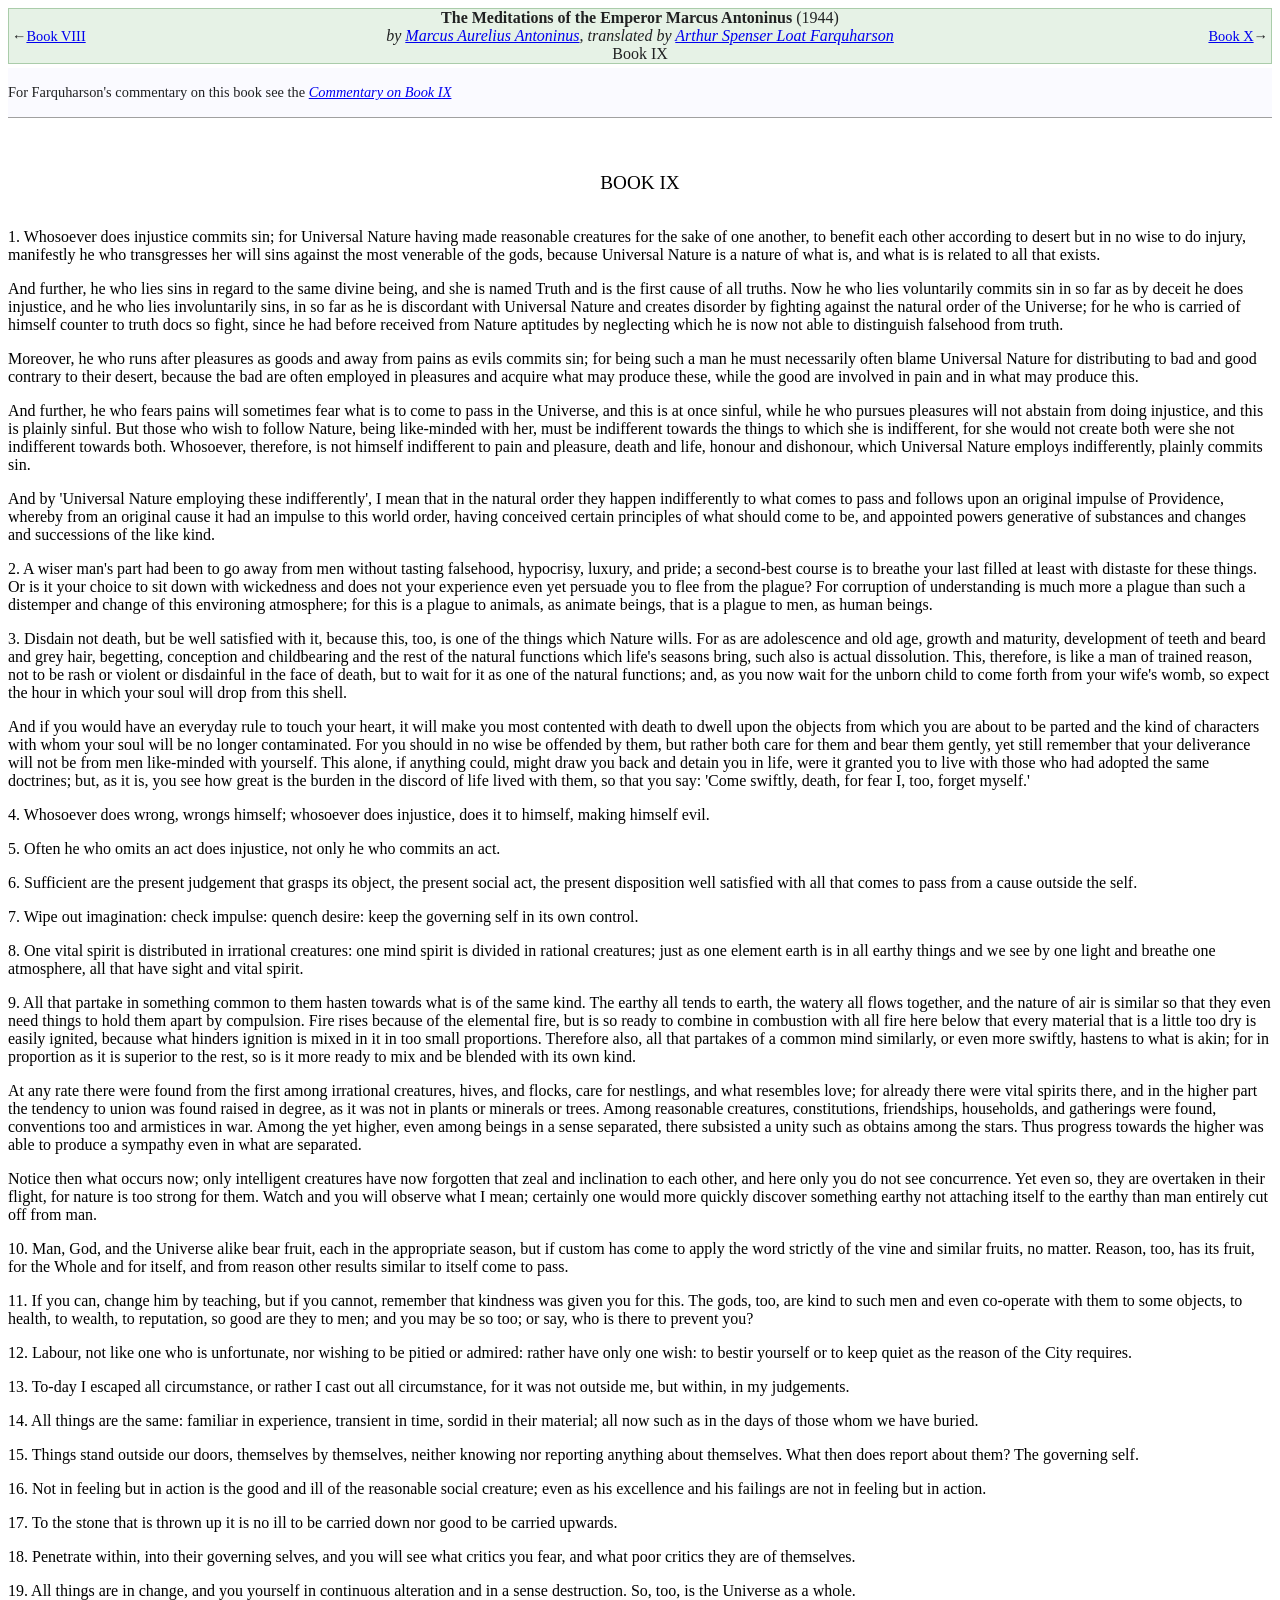
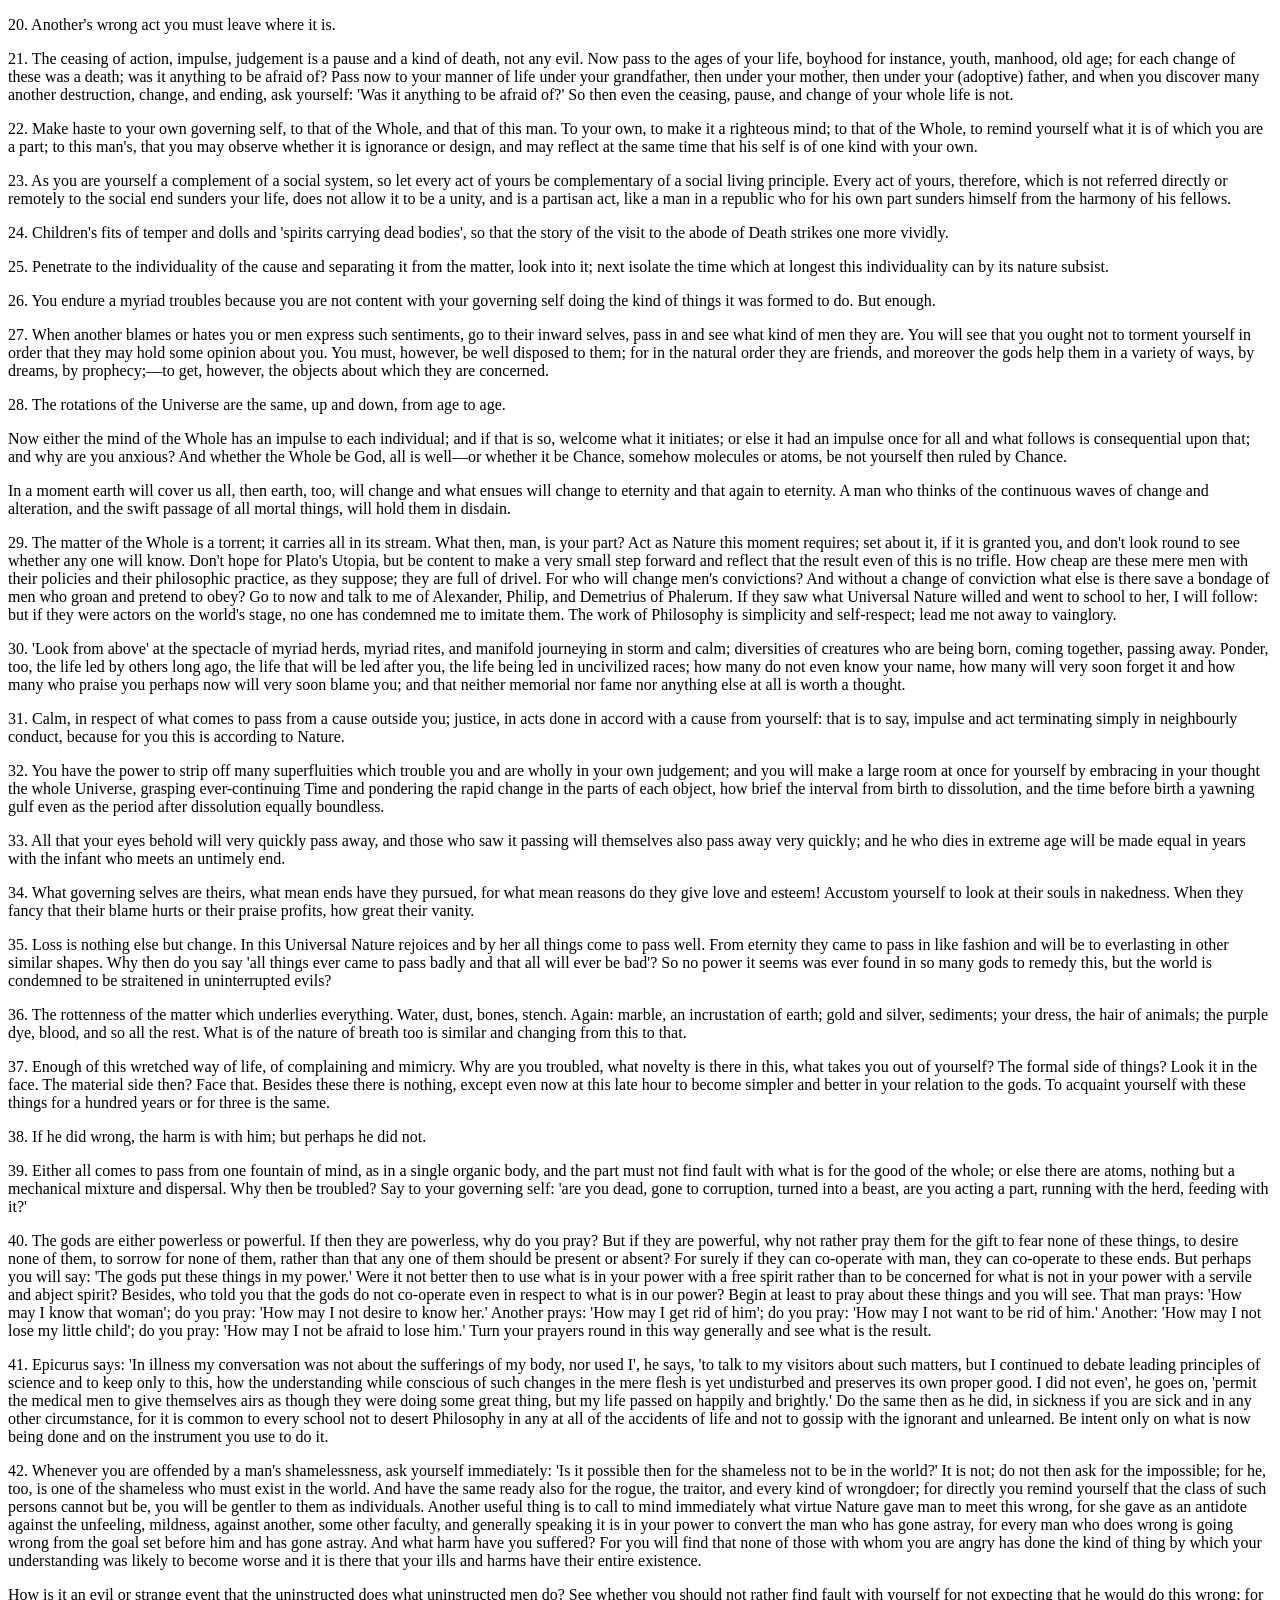
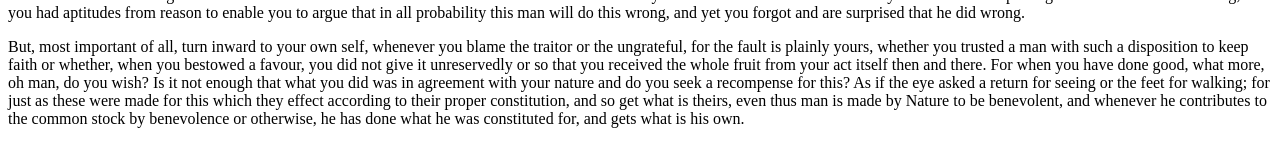
<file: raw/farquharson_book_9.html>
<!DOCTYPE html>
<html prefix="dc: http://purl.org/dc/terms/ mw: http://mediawiki.org/rdf/" about="//en.wikisource.org/wiki/Special:Redirect/revision/9063638"><head prefix="mwr: //en.wikisource.org/wiki/Special:Redirect/"><meta charset="utf-8"/><link rel="dc:replaces" resource="mwr:revision/9063637"/><meta property="mw:revisionSHA1" content="kziwav1nhml5q6rj5zc7c35slpn146o"/><meta property="dc:modified" content="2019-01-22T22:16:46Z"/><meta property="mw:pageNamespace" content="0"/><meta property="mw:pageId" content="2650476"/><meta property="mw:htmlVersion" content="2.8.0"/><meta property="mw:html:version" content="2.8.0"/><base href="//en.wikisource.org/wiki/"/><link rel="dc:isVersionOf" href="//en.wikisource.org/wiki/The_Meditations_of_the_Emperor_Marcus_Antoninus/Book_9"/><title>The Meditations of the Emperor Marcus Antoninus/Book 9</title><meta property="mw:jsConfigVars" content='{"wgParsoidHtmlVersion":"2.8.0"}'/><meta property="mw:moduleStyles" content="mediawiki.skinning.content.parsoid"/><link rel="stylesheet" href="/w/load.php?lang=en&amp;modules=mediawiki.skinning.content.parsoid%7Cmediawiki.skinning.interface%7Csite.styles&amp;only=styles&amp;skin=vector"/><meta http-equiv="content-language" content="en"/><meta http-equiv="vary" content="Accept"/><meta http-equiv="x-mediawiki-render-id" content="a9cccd01-b99c-11f1-8c1e-13ea417e04b4"/></head><body class="mw-content-ltr sitedir-ltr ltr mw-body-content mediawiki mw-parser-output parsoid-body" lang="en" dir="ltr" data-mw-parsoid-version="0.24.0.0-alpha24" data-mw-html-version="2.8.0"><section data-mw-section-id="0" id="mwAQ"><div class="ws-noexport" about="#mwt1" typeof="mw:Transclusion" data-mw='{"parts":[{"template":{"target":{"wt":"header\n ","href":"./Template:Header"},"params":{"title":{"wt":"The Meditations of the Emperor Marcus Antoninus"},"author":{"wt":"Marcus Aurelius Antoninus"},"translator":{"wt":"Arthur Spenser Loat Farquharson"},"section":{"wt":"Book IX"},"previous":{"wt":"[[../Book 8|Book VIII]]"},"next":{"wt":"[[../Book 10|Book X]]"},"year":{"wt":"1944"},"notes":{"wt":"For Farquharson&apos;s commentary on this book see the &apos;&apos;[[../Commentary on Book 9|Commentary on Book IX]]&apos;&apos;"},"wikipedia":{"wt":""},"categories":{"wt":""}},"i":0}}]}' id="mwAg"><span class="mw-empty-elt"><style data-mw-deduplicate="TemplateStyles:r15431460" typeof="mw:Extension/templatestyles" about="#mwt2" data-mw='{"name":"templatestyles","attrs":{"src":"Header/styles.css"},"body":{"extsrc":""}}'>.mw-parser-output .wst-header .wst-header-mainblock{border:1px solid var(--border-color-success,#ACA);background-color:var(--background-color-success-subtle,#E6F2E6);color:var(--color-base,#202122)}.mw-parser-output .wst-header .wst-header-notes{border-bottom:1px solid var(--border-color-notice,#A0A0A0);background-color:var(--background-color-neutral,#FAFAFF);color:var(--color-base,#202122)}.mw-parser-output .wst-header .contributor-text{font-style:italic}.mw-parser-output .wst-header #header-title-text,.mw-parser-output .wst-header .wst-header-title-text{font-weight:bold}.mw-parser-output .wst-header #ws-data{display:none}.mw-parser-output .wst-header #ws-data.ws-data-show{display:block}</style></span></div><span class="mw-empty-elt" about="#mwt1"><style data-mw-deduplicate="TemplateStyles:r15675465" typeof="mw:Extension/templatestyles" about="#mwt3" data-mw='{"name":"templatestyles","attrs":{"src":"Header structure/styles.css"},"body":{"extsrc":""}}'>.mw-parser-output .wst-header-mainblock{margin:4px auto 4px auto;padding:0 3px;display:flex;align-items:center}.mw-parser-output .wst-header-back,.mw-parser-output .wst-header-forward{display:flex;flex:1 4 100%;min-width:min-content;align-items:center;font-size:.9em}.mw-parser-output .wst-header-nav-empty{visibility:hidden}.mw-parser-output .wst-header-back{justify-content:flex-start;text-align:left}.mw-parser-output .wst-header-central-cell{flex:4 1 100%;max-width:max-content;text-align:center}.mw-parser-output .wst-header-forward{justify-content:flex-end;text-align:right}@media(max-width:768px){.mw-parser-output .wst-header-mainblock{flex-wrap:wrap}.mw-parser-output .wst-header-central-cell{flex:0 0 100%;order:-2;width:auto}.mw-parser-output .wst-header-back,.mw-parser-output .wst-header-forward{width:auto}}.mw-parser-output .wst-header-notes{display:inline-block;border-collapse:collapse;border-spacing:0;empty-cells:hide;font-size:.9em;line-height:1.4;margin:0 auto 4px auto;width:100%}.mw-parser-output .wst-header-left{float:left}</style></span><div class="ws-header wst-header-structure wst-unknown wst-header ws-header ws-noexport noprint dynlayout-exempt " about="#mwt1" id="mwAw"><div class="wst-header-mainblock wst-unknown-mainblock headertemplate"><div class="wst-header-back searchaux wst-unknown-back"><div class="wst-header-back-arrow">←</div><div class="wst-header-back-link"><a rel="mw:WikiLink" href="./The_Meditations_of_the_Emperor_Marcus_Antoninus/Book_8" title="The Meditations of the Emperor Marcus Antoninus/Book 8">Book VIII</a></div></div><div class="wst-header-central-cell wst-unknown-central-cell"><span class="wst-header-title wst-unknown-title"><span class="wst-header-title-text">The Meditations of the Emperor Marcus Antoninus</span> (<span class="wst-header-year-text">1944</span>)<br class="wst-header-title-break"/><span class="contributor-text">by<span typeof="mw:Entity"> </span><span class="fn"><a rel="mw:WikiLink" href="./Author:Marcus_Aurelius_Antoninus" title="Author:Marcus Aurelius Antoninus">Marcus Aurelius Antoninus</a></span></span>, <span class="contributor-text">translated by<span typeof="mw:Entity"> </span><span class="fn"><a rel="mw:WikiLink" href="./Author:Arthur_Spenser_Loat_Farquharson" title="Author:Arthur Spenser Loat Farquharson">Arthur Spenser Loat Farquharson</a></span></span><div class="header-section-text">Book IX</div></span></div><div class="wst-header-forward searchaux wst-unknown-forward"><div class="wst-header-forward-link"><a rel="mw:WikiLink" href="./The_Meditations_of_the_Emperor_Marcus_Antoninus/Book_10" title="The Meditations of the Emperor Marcus Antoninus/Book 10">Book X</a></div><div class="wst-header-forward-arrow">→</div></div></div><div class="wst-header-notes header_notes searchaux wst-unknown-notes"><div class="wst-header-content header_notes_content wst-header-notes-content wst-unknown-notes-content">
<p>For Farquharson's commentary on this book see the <i><a rel="mw:WikiLink" href="./The_Meditations_of_the_Emperor_Marcus_Antoninus/Commentary_on_Book_9" title="The Meditations of the Emperor Marcus Antoninus/Commentary on Book 9">Commentary on Book IX</a></i></p>
</div></div><div class="ws-noexport" id="ws-data" style="speak:none"><span id="ws-author">Marcus Aurelius Antoninus</span><span id="ws-article-id">2650476</span><span id="ws-title">The Meditations of the Emperor Marcus Antoninus — Book IX</span><span id="ws-year">1944</span><span id="ws-translator">Arthur Spenser Loat Farquharson</span></div><span class="mw-empty-elt"><link rel="mw:PageProp/Category" href="./Category:Subpages"/><link rel="mw:PageProp/Category" href="./Category:Pages_with_translator"/><link rel="mw:PageProp/Category" href="./Category:Headers_applying_DefaultSort_key"/></span></div>
<p id="mwBA"><span style="display:none" id="dynamic_layout_overrider" about="#mwt4" typeof="mw:Transclusion" data-mw='{"parts":[{"template":{"target":{"wt":"default layout","href":"./Template:Default_layout"},"params":{"1":{"wt":"Layout 2"}},"i":0}}]}'>Layout 2</span></p>

<div class="prp-pages-output" lang="en" typeof="mw:Extension/pages" about="#mwt39" data-mw='{"name":"pages","attrs":{"index":"Meditations of the Emperor Marcus Antoninus - Volume 1 - Farquharson 1944.pdf","include":"263,265,267,269,271,273,275,277,279,281,283","fromsection":"book9","tosection":"book9"}}' id="mwBQ"><p id="mwBg"><span id="mwBw"><span class="pagenum ws-pagenum" id="171" data-page-number="171" data-page-name="Page:Meditations of the Emperor Marcus Antoninus - Volume 1 - Farquharson 1944.pdf/263" data-page-index="263" data-page-quality="3" title="Page:Meditations_of_the_Emperor_Marcus_Antoninus_-_Volume_1_-_Farquharson_1944.pdf/263" about="#mwt5" typeof="mw:Transclusion" data-mw='{"parts":[{"template":{"target":{"wt":":MediaWiki:Proofreadpage_pagenum_template","href":"./MediaWiki:Proofreadpage_pagenum_template"},"params":{"page":{"wt":"Page:Meditations of the Emperor Marcus Antoninus - Volume 1 - Farquharson 1944.pdf/263"},"num":{"wt":"171"},"formatted":{"wt":"171"},"quality":{"wt":"3"}},"i":0}}]}'><span id="pageindex_263" class="pagenum-inner ws-noexport"><span typeof="mw:Entity" id="mwCA">​</span></span></span></span></p><span class="mw-empty-elt" about="#mwt6" typeof="mw:Transclusion" data-mw='{"parts":[{"template":{"target":{"wt":"#lst:Page:Meditations of the Emperor Marcus Antoninus - Volume 1 - Farquharson 1944.pdf/263","function":"lst"},"params":{"1":{"wt":"book9"},"2":{"wt":""}},"i":0}},"&lt;pageseparator />&lt;span>",{"template":{"target":{"wt":":MediaWiki:Proofreadpage_pagenum_template","href":"./MediaWiki:Proofreadpage_pagenum_template"},"params":{"page":{"wt":"Page:Meditations of the Emperor Marcus Antoninus - Volume 1 - Farquharson 1944.pdf/265"},"num":{"wt":"173"},"formatted":{"wt":"173"},"quality":{"wt":"3"}},"i":1}},"&lt;/span>",{"template":{"target":{"wt":":Page:Meditations of the Emperor Marcus Antoninus - Volume 1 - Farquharson 1944.pdf/265","href":"./Page:Meditations_of_the_Emperor_Marcus_Antoninus_-_Volume_1_-_Farquharson_1944.pdf/265"},"params":{},"i":2}},"&lt;pageseparator />&lt;span>",{"template":{"target":{"wt":":MediaWiki:Proofreadpage_pagenum_template","href":"./MediaWiki:Proofreadpage_pagenum_template"},"params":{"page":{"wt":"Page:Meditations of the Emperor Marcus Antoninus - Volume 1 - Farquharson 1944.pdf/267"},"num":{"wt":"175"},"formatted":{"wt":"175"},"quality":{"wt":"3"}},"i":3}},"&lt;/span>",{"template":{"target":{"wt":":Page:Meditations of the Emperor Marcus Antoninus - Volume 1 - Farquharson 1944.pdf/267","href":"./Page:Meditations_of_the_Emperor_Marcus_Antoninus_-_Volume_1_-_Farquharson_1944.pdf/267"},"params":{},"i":4}},"&lt;pageseparator />&lt;span>",{"template":{"target":{"wt":":MediaWiki:Proofreadpage_pagenum_template","href":"./MediaWiki:Proofreadpage_pagenum_template"},"params":{"page":{"wt":"Page:Meditations of the Emperor Marcus Antoninus - Volume 1 - Farquharson 1944.pdf/269"},"num":{"wt":"177"},"formatted":{"wt":"177"},"quality":{"wt":"3"}},"i":5}},"&lt;/span>",{"template":{"target":{"wt":":Page:Meditations of the Emperor Marcus Antoninus - Volume 1 - Farquharson 1944.pdf/269","href":"./Page:Meditations_of_the_Emperor_Marcus_Antoninus_-_Volume_1_-_Farquharson_1944.pdf/269"},"params":{},"i":6}},"&lt;pageseparator />&lt;span>",{"template":{"target":{"wt":":MediaWiki:Proofreadpage_pagenum_template","href":"./MediaWiki:Proofreadpage_pagenum_template"},"params":{"page":{"wt":"Page:Meditations of the Emperor Marcus Antoninus - Volume 1 - Farquharson 1944.pdf/271"},"num":{"wt":"179"},"formatted":{"wt":"179"},"quality":{"wt":"4"}},"i":7}},"&lt;/span>",{"template":{"target":{"wt":":Page:Meditations of the Emperor Marcus Antoninus - Volume 1 - Farquharson 1944.pdf/271","href":"./Page:Meditations_of_the_Emperor_Marcus_Antoninus_-_Volume_1_-_Farquharson_1944.pdf/271"},"params":{},"i":8}},"&lt;pageseparator />&lt;span>",{"template":{"target":{"wt":":MediaWiki:Proofreadpage_pagenum_template","href":"./MediaWiki:Proofreadpage_pagenum_template"},"params":{"page":{"wt":"Page:Meditations of the Emperor Marcus Antoninus - Volume 1 - Farquharson 1944.pdf/273"},"num":{"wt":"181"},"formatted":{"wt":"181"},"quality":{"wt":"3"}},"i":9}},"&lt;/span>",{"template":{"target":{"wt":":Page:Meditations of the Emperor Marcus Antoninus - Volume 1 - Farquharson 1944.pdf/273","href":"./Page:Meditations_of_the_Emperor_Marcus_Antoninus_-_Volume_1_-_Farquharson_1944.pdf/273"},"params":{},"i":10}}]}' id="mwCQ"><style data-mw-deduplicate="TemplateStyles:r15620827" typeof="mw:Extension/templatestyles" about="#mwt7" data-mw='{"name":"templatestyles","attrs":{"src":"center/styles.css"}}' id="mwCg">.mw-parser-output .wst-center{text-align:center;margin:0 auto}.mw-parser-output .wst-center.wst-center-nomargin>p{margin-top:0;margin-bottom:0}</style></span><div class="wst-center tiInherit  " about="#mwt6" id="mwCw">
<p id="mwDA"><span style="font-size:120%;" id="mwDQ">BOOK IX</span></p>
</div><span about="#mwt6" id="mwDg">
</span><p about="#mwt6" id="mwDw">
<br id="mwEA"/>
1. Whosoever does injustice commits sin; for Universal Nature having made reasonable creatures for the sake of one another, to benefit each other according to desert but in no wise to do injury, manifestly he who transgresses her will sins against the most venerable of the gods, because Universal Nature is a nature of what is, and what is is related to all that exists. </p><span about="#mwt6" id="mwEQ">

</span><p about="#mwt6" id="mwEg">And further, he who lies sins in regard to the same divine being, and she is named Truth and is the first cause of all truths. Now he who lies voluntarily commits sin in so far as by deceit he does injustice, and he who lies involuntarily sins, in so far as he is discordant with Universal Nature and creates disorder by fighting against the natural order of the Universe; for he who is carried of himself counter to truth docs so fight, since he had before received from Nature aptitudes by neglecting which he is now not able to distinguish falsehood from truth. </p><span about="#mwt6" id="mwEw">

</span><p about="#mwt6" id="mwFA">Moreover, he who runs after pleasures as goods and away from pains as evils commits sin; for being such a man he must necessarily often blame Universal Nature for distributing to bad and good contrary to their desert, because the bad are often employed in pleasures and acquire what may produce these, while the good are involved in pain and in what may produce this. </p><span about="#mwt6" id="mwFQ">

</span><p about="#mwt6" id="mwFg">And further, he who fears pains will sometimes fear what is to come to pass in the Universe, and this is at once sinful, while he who pursues pleasures will not abstain from doing injustice, and this is plainly sinful. But those who wish to follow Nature, being like-minded with her, must be indifferent towards the things to which she is indifferent, for she would not create both were she not indifferent towards both. Whosoever, therefore, is not himself indifferent to pain and pleasure, death and life, honour and dishonour, which Universal Nature employs indifferently, plainly commits sin. </p><span about="#mwt6" id="mwFw">

</span><p about="#mwt6" id="mwGA">And by 'Universal Nature employing these indifferently', <span id="mwGQ"><span class="pagenum ws-pagenum" id="173" data-page-number="173" data-page-name="Page:Meditations of the Emperor Marcus Antoninus - Volume 1 - Farquharson 1944.pdf/265" data-page-index="265" data-page-quality="3" title="Page:Meditations_of_the_Emperor_Marcus_Antoninus_-_Volume_1_-_Farquharson_1944.pdf/265"><span id="pageindex_265" class="pagenum-inner ws-noexport"><span typeof="mw:Entity" id="mwGg">​</span></span></span></span>I mean that in the natural order they happen indifferently to what comes to pass and follows upon an original impulse of Providence, whereby from an original cause it had an impulse to this world order, having conceived certain principles of what should come to be, and appointed powers generative of substances and changes and successions of the like kind. </p><span about="#mwt6" id="mwGw">

</span><p about="#mwt6" id="mwHA">2. A wiser man's part had been to go away from men without tasting falsehood, hypocrisy, luxury, and pride; a second-best course is to breathe your last filled at least with distaste for these things. Or is it your choice to sit down with wickedness and does not your experience even yet persuade you to flee from the plague? For corruption of understanding is much more a plague than such a distemper and change of this environing atmosphere; for this is a plague to animals, as animate beings, that is a plague to men, as human beings. </p><span about="#mwt6" id="mwHQ">

</span><p about="#mwt6" id="mwHg">3. Disdain not death, but be well satisfied with it, because this, too, is one of the things which Nature wills. For as are adolescence and old age, growth and maturity, development of teeth and beard and grey hair, begetting, conception and childbearing and the rest of the natural functions which life's seasons bring, such also is actual dissolution. This, therefore, is like a man of trained reason, not to be rash or violent or disdainful in the face of death, but to wait for it as one of the natural functions; and, as you now wait for the unborn child to come forth from your wife's womb, so expect the hour in which your soul will drop from this shell. </p><span about="#mwt6" id="mwHw">

</span><p about="#mwt6" id="mwIA">And if you would have an everyday rule to touch your <span id="mwIQ"><span class="pagenum ws-pagenum" id="175" data-page-number="175" data-page-name="Page:Meditations of the Emperor Marcus Antoninus - Volume 1 - Farquharson 1944.pdf/267" data-page-index="267" data-page-quality="3" title="Page:Meditations_of_the_Emperor_Marcus_Antoninus_-_Volume_1_-_Farquharson_1944.pdf/267"><span id="pageindex_267" class="pagenum-inner ws-noexport"><span typeof="mw:Entity" id="mwIg">​</span></span></span></span>heart, it will make you most contented with death to dwell upon the objects from which you are about to be parted and the kind of characters with whom your soul will be no longer contaminated. For you should in no wise be offended by them, but rather both care for them and bear them gently, yet still remember that your deliverance will not be from men like-minded with yourself. This alone, if anything could, might draw you back and detain you in life, were it granted you to live with those who had adopted the same doctrines; but, as it is, you see how great is the burden in the discord of life lived with them, so that you say: 'Come swiftly, death, for fear I, too, forget myself.' </p><span about="#mwt6" id="mwIw">

</span><p about="#mwt6" id="mwJA">4. Whosoever does wrong, wrongs himself; whosoever does injustice, does it to himself, making himself evil. </p><span about="#mwt6" id="mwJQ">

</span><p about="#mwt6" id="mwJg">5. Often he who omits an act does injustice, not only he who commits an act. </p><span about="#mwt6" id="mwJw">

</span><p about="#mwt6" id="mwKA">6. Sufficient are the present judgement that grasps its object, the present social act, the present disposition well satisfied with all that comes to pass from a cause outside the self. </p><span about="#mwt6" id="mwKQ">

</span><p about="#mwt6" id="mwKg">7. Wipe out imagination: check impulse: quench desire: keep the governing self in its own control. </p><span about="#mwt6" id="mwKw">

</span><p about="#mwt6" id="mwLA">8. One vital spirit is distributed in irrational creatures: one mind spirit is divided in rational creatures; just as one element earth is in all earthy things and we see by one light and breathe one atmosphere, all that have sight and vital spirit. </p><span about="#mwt6" id="mwLQ">

</span><p about="#mwt6" id="mwLg">9. All that partake in something common to them hasten towards what is of the same kind. The earthy all tends to earth, the watery all flows together, and the <span id="mwLw"><span class="pagenum ws-pagenum" id="177" data-page-number="177" data-page-name="Page:Meditations of the Emperor Marcus Antoninus - Volume 1 - Farquharson 1944.pdf/269" data-page-index="269" data-page-quality="3" title="Page:Meditations_of_the_Emperor_Marcus_Antoninus_-_Volume_1_-_Farquharson_1944.pdf/269"><span id="pageindex_269" class="pagenum-inner ws-noexport"><span typeof="mw:Entity" id="mwMA">​</span></span></span></span>nature of air is similar so that they even need things to hold them apart by compulsion. Fire rises because of the elemental fire, but is so ready to combine in combustion with all fire here below that every material that is a little too dry is easily ignited, because what hinders ignition is mixed in it in too small proportions. Therefore also, all that partakes of a common mind similarly, or even more swiftly, hastens to what is akin; for in proportion as it is superior to the rest, so is it more ready to mix and be blended with its own kind. </p><span about="#mwt6" id="mwMQ">

</span><p about="#mwt6" id="mwMg">At any rate there were found from the first among irrational creatures, hives, and flocks, care for nestlings, and what resembles love; for already there were vital spirits there, and in the higher part the tendency to union was found raised in degree, as it was not in plants or minerals or trees. Among reasonable creatures, constitutions, friendships, households, and gatherings were found, conventions too and armistices in war. Among the yet higher, even among beings in a sense separated, there subsisted a unity such as obtains among the stars. Thus progress towards the higher was able to produce a sympathy even in what are separated. </p><span about="#mwt6" id="mwMw">

</span><p about="#mwt6" id="mwNA">Notice then what occurs now; only intelligent creatures have now forgotten that zeal and inclination to each other, and here only you do not see concurrence. Yet even so, they are overtaken in their flight, for nature is too strong for them. Watch and you will observe what I mean; certainly one would more quickly discover something earthy not attaching itself to the earthy than man entirely cut off from man. </p><span about="#mwt6" id="mwNQ">

</span><p about="#mwt6" id="mwNg">10. Man, God, and the Universe alike bear fruit, each in the appropriate season, but if custom has come to apply the word strictly of the vine and similar fruits, no matter. Reason, too, has its fruit, for the Whole and for itself, and from reason other results similar to itself come to pass. </p><span about="#mwt6" id="mwNw">

</span><p about="#mwt6" id="mwOA">11. If you can, change him by teaching, but if you <span id="mwOQ"><span class="pagenum ws-pagenum" id="179" data-page-number="179" data-page-name="Page:Meditations of the Emperor Marcus Antoninus - Volume 1 - Farquharson 1944.pdf/271" data-page-index="271" data-page-quality="4" title="Page:Meditations_of_the_Emperor_Marcus_Antoninus_-_Volume_1_-_Farquharson_1944.pdf/271"><span id="pageindex_271" class="pagenum-inner ws-noexport"><span typeof="mw:Entity" id="mwOg">​</span></span></span></span>cannot, remember that kindness was given you for this. The gods, too, are kind to such men and even co-operate with them to some objects, to health, to wealth, to reputation, so good are they to men; and you may be so too; or say, who is there to prevent you? </p><span about="#mwt6" id="mwOw">

</span><p about="#mwt6" id="mwPA">12. Labour, not like one who is unfortunate, nor wishing to be pitied or admired: rather have only one wish: to bestir yourself or to keep quiet as the reason of the City requires. </p><span about="#mwt6" id="mwPQ">

</span><p about="#mwt6" id="mwPg">13. To-day I escaped all circumstance, or rather I cast out all circumstance, for it was not outside me, but within, in my judgements. </p><span about="#mwt6" id="mwPw">

</span><p about="#mwt6" id="mwQA">14. All things are the same: familiar in experience, transient in time, sordid in their material; all now such as in the days of those whom we have buried. </p><span about="#mwt6" id="mwQQ">

</span><p about="#mwt6" id="mwQg">15. Things stand outside our doors, themselves by themselves, neither knowing nor reporting anything about themselves. What then does report about them? The governing self.</p><span about="#mwt6" id="mwQw">

</span><p about="#mwt6" id="mwRA">16. Not in feeling but in action is the good and ill of the reasonable social creature; even as his excellence and his failings are not in feeling but in action. </p><span about="#mwt6" id="mwRQ">

</span><p about="#mwt6" id="mwRg">17. To the stone that is thrown up it is no ill to be carried down nor good to be carried upwards. </p><span about="#mwt6" id="mwRw">

</span><p about="#mwt6" id="mwSA">18. Penetrate within, into their governing selves, and you will see what critics you fear, and what poor critics they are of themselves. </p><span about="#mwt6" id="mwSQ">

</span><p about="#mwt6" id="mwSg">19. All things are in change, and you yourself in continuous alteration and in a sense destruction. So, too, is the Universe as a whole.</p><span about="#mwt6" id="mwSw">

</span><p about="#mwt6" id="mwTA">20. Another's wrong act you must leave where it is. </p><span about="#mwt6" id="mwTQ">

</span><p about="#mwt6" id="mwTg">21. The ceasing of action, impulse, judgement is a pause and a kind of death, not any evil. Now pass to the ages of your life, boyhood for instance, youth, manhood, old age; for each change of these was a death; was it anything to be afraid of? Pass now to your manner of life under your grandfather, then under your mother, then under your (adoptive) father, and when you discover many another destruction, change, and ending, <span id="mwTw"><span class="pagenum ws-pagenum" id="181" data-page-number="181" data-page-name="Page:Meditations of the Emperor Marcus Antoninus - Volume 1 - Farquharson 1944.pdf/273" data-page-index="273" data-page-quality="3" title="Page:Meditations_of_the_Emperor_Marcus_Antoninus_-_Volume_1_-_Farquharson_1944.pdf/273"><span id="pageindex_273" class="pagenum-inner ws-noexport"><span typeof="mw:Entity" id="mwUA">​</span></span></span></span>ask yourself: 'Was it anything to be afraid of?' So then even the ceasing, pause, and change of your whole life is not. </p><span about="#mwt6" id="mwUQ">

</span><p about="#mwt6" id="mwUg">22. Make haste to your own governing self, to that of the Whole, and that of this man. To your own, to make it a righteous mind; to that of the Whole, to remind yourself what it is of which you are a part; to this man's, that you may observe whether it is ignorance or design, and may reflect at the same time that his self is of one kind with your own. </p><span about="#mwt6" id="mwUw">

</span><p about="#mwt6" id="mwVA">23. As you are yourself a complement of a social system, so let every act of yours be complementary of a social living principle. Every act of yours, therefore, which is not referred directly or remotely to the social end sunders your life, does not allow it to be a unity, and is a partisan act, like a man in a republic who for his own part sunders himself from the harmony of his fellows. </p><span about="#mwt6" id="mwVQ">

</span><p about="#mwt6" id="mwVg">24. Children's fits of temper and dolls and 'spirits carrying dead bodies', so that the story of the visit to the abode of Death strikes one more vividly. </p><span about="#mwt6" id="mwVw">

</span><p about="#mwt6" id="mwWA">25. Penetrate to the individuality of the cause and separating it from the matter, look into it; next isolate the time which at longest this individuality can by its nature subsist. </p><span about="#mwt6" id="mwWQ">

</span><p about="#mwt6" id="mwWg">26. You endure a myriad troubles because you are not content with your governing self doing the kind of things it was formed to do. But enough. </p><span about="#mwt6" id="mwWw">

</span><p about="#mwt6" id="mwXA">27. When another blames or hates you or men express such sentiments, go to their inward selves, pass in and see what kind of men they are. You will see that you ought not to torment yourself in order that they may hold some opinion about you. You must, however, be well disposed to them; for in the natural order they are friends, and moreover the gods help them in a variety of ways, by dreams, by prophecy;—to get, however, the objects about which they are concerned. </p><span about="#mwt6" id="mwXQ">

</span><p about="#mwt6" id="mwXg">28. The rotations of the Universe are the same, up and down, from age to age. </p><span about="#mwt6" id="mwXw">
</span><div class="__nop wst-nop" about="#mwt6" id="mwYA"></div><p about="#mwt19" typeof="mw:Transclusion" data-mw='{"parts":["&lt;pageseparator />&lt;span>",{"template":{"target":{"wt":":MediaWiki:Proofreadpage_pagenum_template","href":"./MediaWiki:Proofreadpage_pagenum_template"},"params":{"page":{"wt":"Page:Meditations of the Emperor Marcus Antoninus - Volume 1 - Farquharson 1944.pdf/275"},"num":{"wt":"183"},"formatted":{"wt":"183"},"quality":{"wt":"3"}},"i":0}},"&lt;/span>",{"template":{"target":{"wt":":Page:Meditations of the Emperor Marcus Antoninus - Volume 1 - Farquharson 1944.pdf/275","href":"./Page:Meditations_of_the_Emperor_Marcus_Antoninus_-_Volume_1_-_Farquharson_1944.pdf/275"},"params":{},"i":1}},"&lt;pageseparator />&lt;span>",{"template":{"target":{"wt":":MediaWiki:Proofreadpage_pagenum_template","href":"./MediaWiki:Proofreadpage_pagenum_template"},"params":{"page":{"wt":"Page:Meditations of the Emperor Marcus Antoninus - Volume 1 - Farquharson 1944.pdf/277"},"num":{"wt":"185"},"formatted":{"wt":"185"},"quality":{"wt":"3"}},"i":2}},"&lt;/span>",{"template":{"target":{"wt":":Page:Meditations of the Emperor Marcus Antoninus - Volume 1 - Farquharson 1944.pdf/277","href":"./Page:Meditations_of_the_Emperor_Marcus_Antoninus_-_Volume_1_-_Farquharson_1944.pdf/277"},"params":{},"i":3}},"&lt;pageseparator />&lt;span>",{"template":{"target":{"wt":":MediaWiki:Proofreadpage_pagenum_template","href":"./MediaWiki:Proofreadpage_pagenum_template"},"params":{"page":{"wt":"Page:Meditations of the Emperor Marcus Antoninus - Volume 1 - Farquharson 1944.pdf/279"},"num":{"wt":"187"},"formatted":{"wt":"187"},"quality":{"wt":"3"}},"i":4}},"&lt;/span>",{"template":{"target":{"wt":":Page:Meditations of the Emperor Marcus Antoninus - Volume 1 - Farquharson 1944.pdf/279","href":"./Page:Meditations_of_the_Emperor_Marcus_Antoninus_-_Volume_1_-_Farquharson_1944.pdf/279"},"params":{},"i":5}},"&lt;pageseparator />&lt;span>",{"template":{"target":{"wt":":MediaWiki:Proofreadpage_pagenum_template","href":"./MediaWiki:Proofreadpage_pagenum_template"},"params":{"page":{"wt":"Page:Meditations of the Emperor Marcus Antoninus - Volume 1 - Farquharson 1944.pdf/281"},"num":{"wt":"189"},"formatted":{"wt":"189"},"quality":{"wt":"3"}},"i":6}},"&lt;/span>",{"template":{"target":{"wt":":Page:Meditations of the Emperor Marcus Antoninus - Volume 1 - Farquharson 1944.pdf/281","href":"./Page:Meditations_of_the_Emperor_Marcus_Antoninus_-_Volume_1_-_Farquharson_1944.pdf/281"},"params":{},"i":7}},"&lt;pageseparator />&lt;span>",{"template":{"target":{"wt":":MediaWiki:Proofreadpage_pagenum_template","href":"./MediaWiki:Proofreadpage_pagenum_template"},"params":{"page":{"wt":"Page:Meditations of the Emperor Marcus Antoninus - Volume 1 - Farquharson 1944.pdf/283"},"num":{"wt":"191"},"formatted":{"wt":"191"},"quality":{"wt":"3"}},"i":8}},"&lt;/span>",{"template":{"target":{"wt":"#lst:Page:Meditations of the Emperor Marcus Antoninus - Volume 1 - Farquharson 1944.pdf/283","function":"lst"},"params":{"1":{"wt":""},"2":{"wt":"book9"}},"i":9}},"&lt;pageseparator />"]}' id="mwYQ"> <span id="mwYg"><span class="pagenum ws-pagenum" id="183" data-page-number="183" data-page-name="Page:Meditations of the Emperor Marcus Antoninus - Volume 1 - Farquharson 1944.pdf/275" data-page-index="275" data-page-quality="3" title="Page:Meditations_of_the_Emperor_Marcus_Antoninus_-_Volume_1_-_Farquharson_1944.pdf/275"><span id="pageindex_275" class="pagenum-inner ws-noexport"><span typeof="mw:Entity" id="mwYw">​</span></span></span></span>Now either the mind of the Whole has an impulse to each individual; and if that is so, welcome what it initiates; or else it had an impulse once for all and what follows is consequential upon that; and why are you anxious? And whether the Whole be God, all is well—or whether it be Chance, somehow molecules or atoms, be not yourself then ruled by Chance. </p><span about="#mwt19" id="mwZA">

</span><p about="#mwt19" id="mwZQ">In a moment earth will cover us all, then earth, too, will change and what ensues will change to eternity and that again to eternity. A man who thinks of the continuous waves of change and alteration, and the swift passage of all mortal things, will hold them in disdain. </p><span about="#mwt19" id="mwZg">

</span><p about="#mwt19" id="mwZw">29. The matter of the Whole is a torrent; it carries all in its stream. What then, man, is your part? Act as Nature this moment requires; set about it, if it is granted you, and don't look round to see whether any one will know. Don't hope for Plato's Utopia, but be content to make a very small step forward and reflect that the result even of this is no trifle. How cheap are these mere men with their policies and their philosophic practice, as they suppose; they are full of drivel. For who will change men's convictions? And without a change of conviction what else is there save a bondage of men who groan and pretend to obey? Go to now and talk to me of Alexander, Philip, and Demetrius of Phalerum. If they saw what Universal Nature willed and went to school to her, I will follow: but if they were actors on the world's stage, no one has condemned me to imitate them. The work of Philosophy is simplicity and self-respect; lead me not away to vainglory. </p><span about="#mwt19" id="mwaA">

</span><p about="#mwt19" id="mwaQ">30. 'Look from above' at the spectacle of myriad herds, myriad rites, and manifold journeying in storm and calm; diversities of creatures who are being born, coming together, passing away. Ponder, too, the life led by others long ago, the life that will be led after you, the life being led in uncivilized races; how many do not even know your name, how many will very soon forget it and how many who praise you perhaps now will very soon <span id="mwag"><span class="pagenum ws-pagenum" id="185" data-page-number="185" data-page-name="Page:Meditations of the Emperor Marcus Antoninus - Volume 1 - Farquharson 1944.pdf/277" data-page-index="277" data-page-quality="3" title="Page:Meditations_of_the_Emperor_Marcus_Antoninus_-_Volume_1_-_Farquharson_1944.pdf/277"><span id="pageindex_277" class="pagenum-inner ws-noexport"><span typeof="mw:Entity" id="mwaw">​</span></span></span></span>blame you; and that neither memorial nor fame nor anything else at all is worth a thought. </p><span about="#mwt19" id="mwbA">

</span><p about="#mwt19" id="mwbQ">31. Calm, in respect of what comes to pass from a cause outside you; justice, in acts done in accord with a cause from yourself: that is to say, impulse and act terminating simply in neighbourly conduct, because for you this is according to Nature. </p><span about="#mwt19" id="mwbg">

</span><p about="#mwt19" id="mwbw">32. You have the power to strip off many superfluities which trouble you and are wholly in your own judgement; and you will make a large room at once for yourself by embracing in your thought the whole Universe, grasping ever-continuing Time and pondering the rapid change in the parts of each object, how brief the interval from birth to dissolution, and the time before birth a yawning gulf even as the period after dissolution equally boundless. </p><span about="#mwt19" id="mwcA">

</span><p about="#mwt19" id="mwcQ">33. All that your eyes behold will very quickly pass away, and those who saw it passing will themselves also pass away very quickly; and he who dies in extreme age will be made equal in years with the infant who meets an untimely end. </p><span about="#mwt19" id="mwcg">

</span><p about="#mwt19" id="mwcw">34. What governing selves are theirs, what mean ends have they pursued, for what mean reasons do they give love and esteem! Accustom yourself to look at their souls in nakedness. When they fancy that their blame hurts or their praise profits, how great their vanity. </p><span about="#mwt19" id="mwdA">

</span><p about="#mwt19" id="mwdQ">35. Loss is nothing else but change. In this Universal Nature rejoices and by her all things come to pass well. From eternity they came to pass in like fashion and will be to everlasting in other similar shapes. Why then do you say 'all things ever came to pass badly and that all will ever be bad'? So no power it seems was ever found in so many gods to remedy this, but the world is condemned to be straitened in uninterrupted evils? </p><span about="#mwt19" id="mwdg">

</span><p about="#mwt19" id="mwdw">36. The rottenness of the matter which underlies everything. Water, dust, bones, stench. Again: marble, an incrustation of earth; gold and silver, sediments; your dress, the hair of animals; the purple dye, blood, <span id="mweA"><span class="pagenum ws-pagenum" id="187" data-page-number="187" data-page-name="Page:Meditations of the Emperor Marcus Antoninus - Volume 1 - Farquharson 1944.pdf/279" data-page-index="279" data-page-quality="3" title="Page:Meditations_of_the_Emperor_Marcus_Antoninus_-_Volume_1_-_Farquharson_1944.pdf/279"><span id="pageindex_279" class="pagenum-inner ws-noexport"><span typeof="mw:Entity" id="mweQ">​</span></span></span></span>and so all the rest. What is of the nature of breath too is similar and changing from this to that. </p><span about="#mwt19" id="mweg">

</span><p about="#mwt19" id="mwew">37. Enough of this wretched way of life, of complaining and mimicry. Why are you troubled, what novelty is there in this, what takes you out of yourself? The formal side of things? Look it in the face. The material side then? Face that. Besides these there is nothing, except even now at this late hour to become simpler and better in your relation to the gods. To acquaint yourself with these things for a hundred years or for three is the same. </p><span about="#mwt19" id="mwfA">

</span><p about="#mwt19" id="mwfQ">38. If he did wrong, the harm is with him; but perhaps he did not. </p><span about="#mwt19" id="mwfg">

</span><p about="#mwt19" id="mwfw">39. Either all comes to pass from one fountain of mind, as in a single organic body, and the part must not find fault with what is for the good of the whole; or else there are atoms, nothing but a mechanical mixture and dispersal. Why then be troubled? Say to your governing self: 'are you dead, gone to corruption, turned into a beast, are you acting a part, running with the herd, feeding with it?' </p><span about="#mwt19" id="mwgA">

</span><p about="#mwt19" id="mwgQ">40. The gods are either powerless or powerful. If then they are powerless, why do you pray? But if they are powerful, why not rather pray them for the gift to fear none of these things, to desire none of them, to sorrow for none of them, rather than that any one of them should be present or absent? For surely if they can co-operate with man, they can co-operate to these ends. But perhaps you will say: 'The gods put these things in my power.' Were it not better then to use what is in your power with a free spirit rather than to be concerned for what is not in your power with a servile and abject spirit? Besides, who told you that the gods do not co-operate even in respect to what is in our power? Begin at least to pray about these things and you will see. That man prays: 'How may I know that woman'; do you pray: 'How may I not desire to know her.' Another prays: 'How may I get rid of him'; do you pray: 'How may I not want to be rid of him.' Another: 'How may I not lose my little child'; do you pray: 'How may I not be <span id="mwgg"><span class="pagenum ws-pagenum" id="189" data-page-number="189" data-page-name="Page:Meditations of the Emperor Marcus Antoninus - Volume 1 - Farquharson 1944.pdf/281" data-page-index="281" data-page-quality="3" title="Page:Meditations_of_the_Emperor_Marcus_Antoninus_-_Volume_1_-_Farquharson_1944.pdf/281"><span id="pageindex_281" class="pagenum-inner ws-noexport"><span typeof="mw:Entity" id="mwgw">​</span></span></span></span>afraid to lose him.' Turn your prayers round in this way generally and see what is the result. </p><span about="#mwt19" id="mwhA">

</span><p about="#mwt19" id="mwhQ">41. Epicurus says: 'In illness my conversation was not about the sufferings of my body, nor used I', he says, 'to talk to my visitors about such matters, but I continued to debate leading principles of science and to keep only to this, how the understanding while conscious of such changes in the mere flesh is yet undisturbed and preserves its own proper good. I did not even', he goes on, 'permit the medical men to give themselves airs as though they were doing some great thing, but my life passed on happily and brightly.' Do the same then as he did, in sickness if you are sick and in any other circumstance, for it is common to every school not to desert Philosophy in any at all of the accidents of life and not to gossip with the ignorant and unlearned. Be intent only on what is now being done and on the instrument you use to do it. </p><span about="#mwt19" id="mwhg">

</span><p about="#mwt19" id="mwhw">42. Whenever you are offended by a man's shamelessness, ask yourself immediately: 'Is it possible then for the shameless not to be in the world?' It is not; do not then ask for the impossible; for he, too, is one of the shameless who must exist in the world. And have the same ready also for the rogue, the traitor, and every kind of wrongdoer; for directly you remind yourself that the class of such persons cannot but be, you will be gentler to them as individuals. Another useful thing is to call to mind immediately what virtue Nature gave man to meet this wrong, for she gave as an antidote against the unfeeling, mildness, against another, some other faculty, and generally speaking it is in your power to convert the man who has gone astray, for every man who does wrong is going wrong from the goal set before him and has gone astray. And what harm have you suffered? For you will find that none of those with whom you are angry has done <span id="mwiA"><span class="pagenum ws-pagenum" id="191" data-page-number="191" data-page-name="Page:Meditations of the Emperor Marcus Antoninus - Volume 1 - Farquharson 1944.pdf/283" data-page-index="283" data-page-quality="3" title="Page:Meditations_of_the_Emperor_Marcus_Antoninus_-_Volume_1_-_Farquharson_1944.pdf/283"><span id="pageindex_283" class="pagenum-inner ws-noexport"><span typeof="mw:Entity" id="mwiQ">​</span></span></span></span>the kind of thing by which your understanding was likely to become worse and it is there that your ills and harms have their entire existence. </p><span about="#mwt19" id="mwig">

</span><p about="#mwt19" id="mwiw">How is it an evil or strange event that the uninstructed does what uninstructed men do? See whether you should not rather find fault with yourself for not expecting that he would do this wrong; for you had aptitudes from reason to enable you to argue that in all probability this man will do this wrong, and yet you forgot and are surprised that he did wrong. </p><span about="#mwt19" id="mwjA">

</span><p about="#mwt19" id="mwjQ">But, most important of all, turn inward to your own self, whenever you blame the traitor or the ungrateful, for the fault is plainly yours, whether you trusted a man with such a disposition to keep faith or whether, when you bestowed a favour, you did not give it unreservedly or so that you received the whole fruit from your act itself then and there. For when you have done good, what more, oh man, do you wish? Is it not enough that what you did was in agreement with your nature and do you seek a recompense for this? As if the eye asked a return for seeing or the feet for walking; for just as these were made for this which they effect according to their proper constitution, and so get what is theirs, even thus man is made by Nature to be benevolent, and whenever he contributes to the common stock by benevolence or otherwise, he has done what he was constituted for, and gets what is his own. </p></div></section></body></html>
</file>
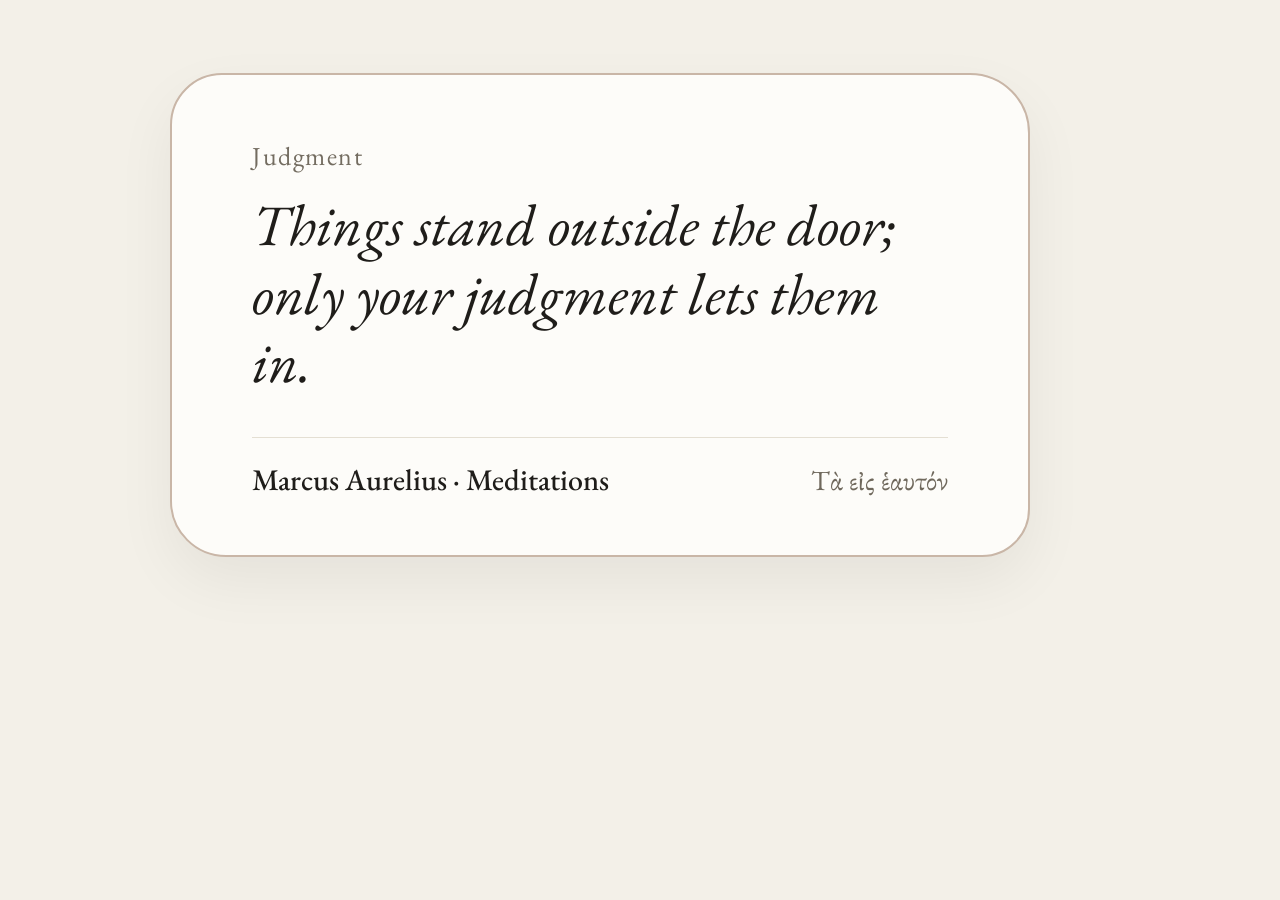
<file: social/preview.html>
<!DOCTYPE html>
<!-- Source of preview.png, the image link previews show. Rebuild with: python3 social/render.py -->
<html lang="en">
<head>
  <meta charset="UTF-8" />
  <link href="https://fonts.googleapis.com/css2?family=EB+Garamond:ital,wght@0,400;0,500;1,400&display=swap" rel="stylesheet">
  <style>
    html, body { margin: 0; width: 1200px; height: 630px; }
    body {
      background: #f3f0e8;
      color: #1f1d1a;
      font-family: 'EB Garamond', Georgia, serif;
      display: flex;
      align-items: center;
      justify-content: center;
    }
    .stone {
      width: 860px;
      padding: 64px 80px 56px;
      background: #fdfcf9;
      border: 2px solid #c9b6a7;
      border-radius: 52px 60px 48px 56px;
      box-shadow: 0 24px 60px rgba(0, 0, 0, 0.06);
      box-sizing: border-box;
    }
    .discipline { font-size: 26px; letter-spacing: 0.06em; color: #736c60; margin-bottom: 18px; }
    .maxim { font-size: 58px; line-height: 1.18; font-style: italic; margin-bottom: 40px; }
    .foot { display: flex; justify-content: space-between; align-items: baseline; border-top: 1px solid #e4dfd3; padding-top: 22px; }
    .title { font-size: 30px; font-weight: 500; }
    .greek { font-size: 28px; color: #6f685c; }
  </style>
</head>
<body>
  <div class="stone">
    <div class="discipline">Judgment</div>
    <div class="maxim">Things stand outside the door; only your judgment lets them in.</div>
    <div class="foot">
      <span class="title">Marcus Aurelius · Meditations</span>
      <span class="greek">Τὰ εἰς ἑαυτόν</span>
    </div>
  </div>
</body>
</html>
</file>
